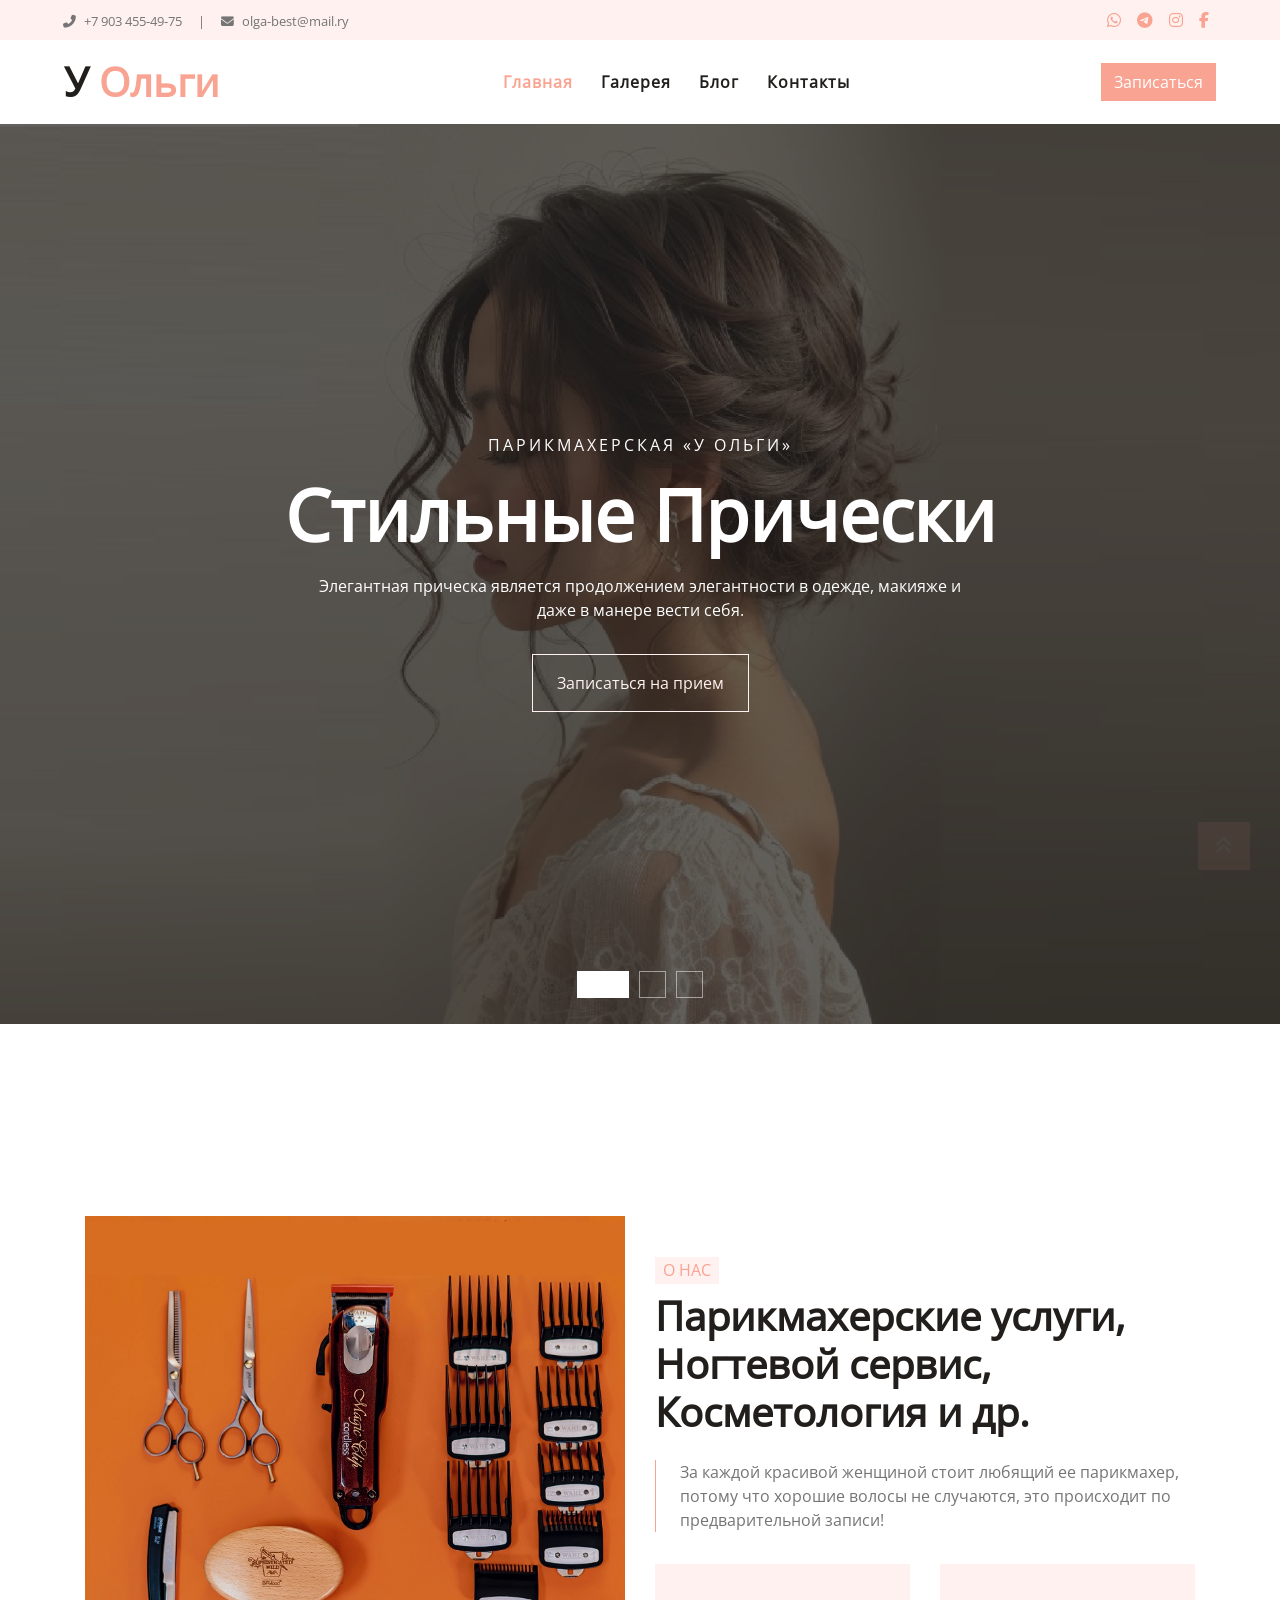
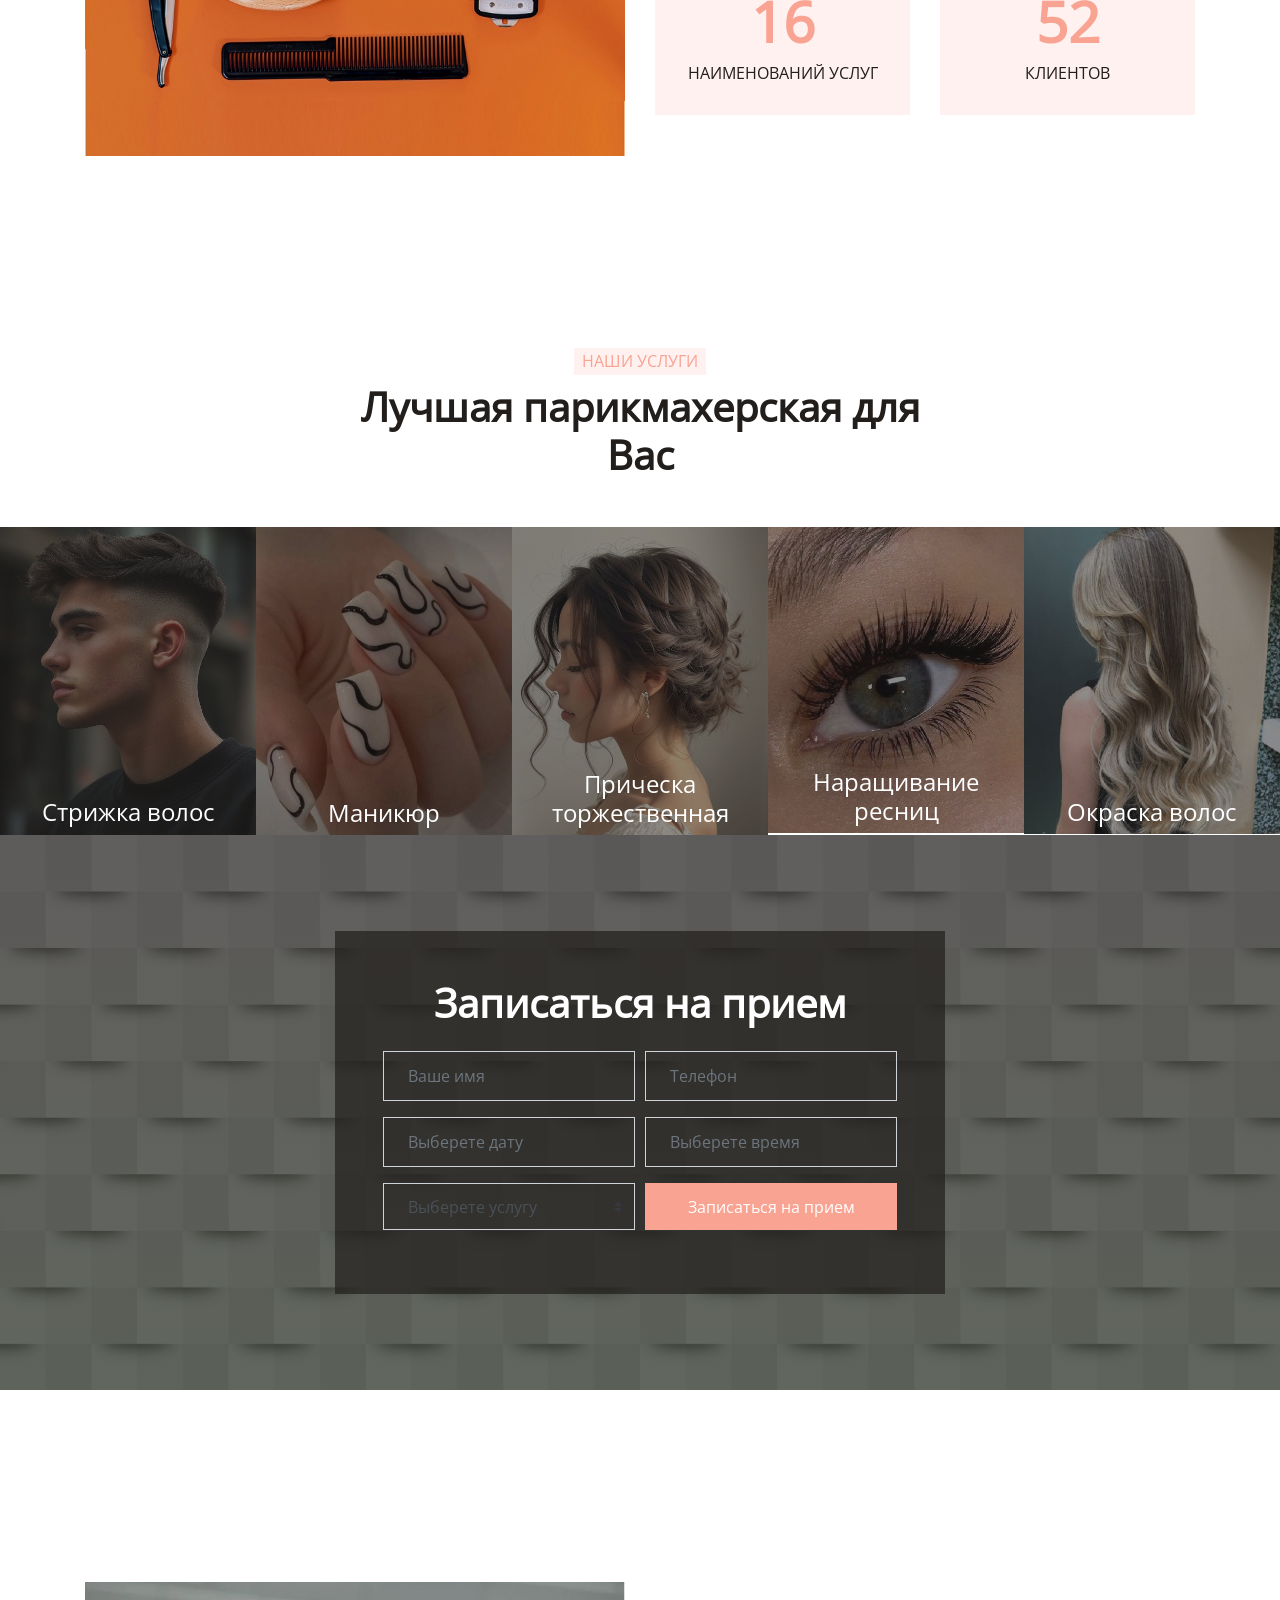
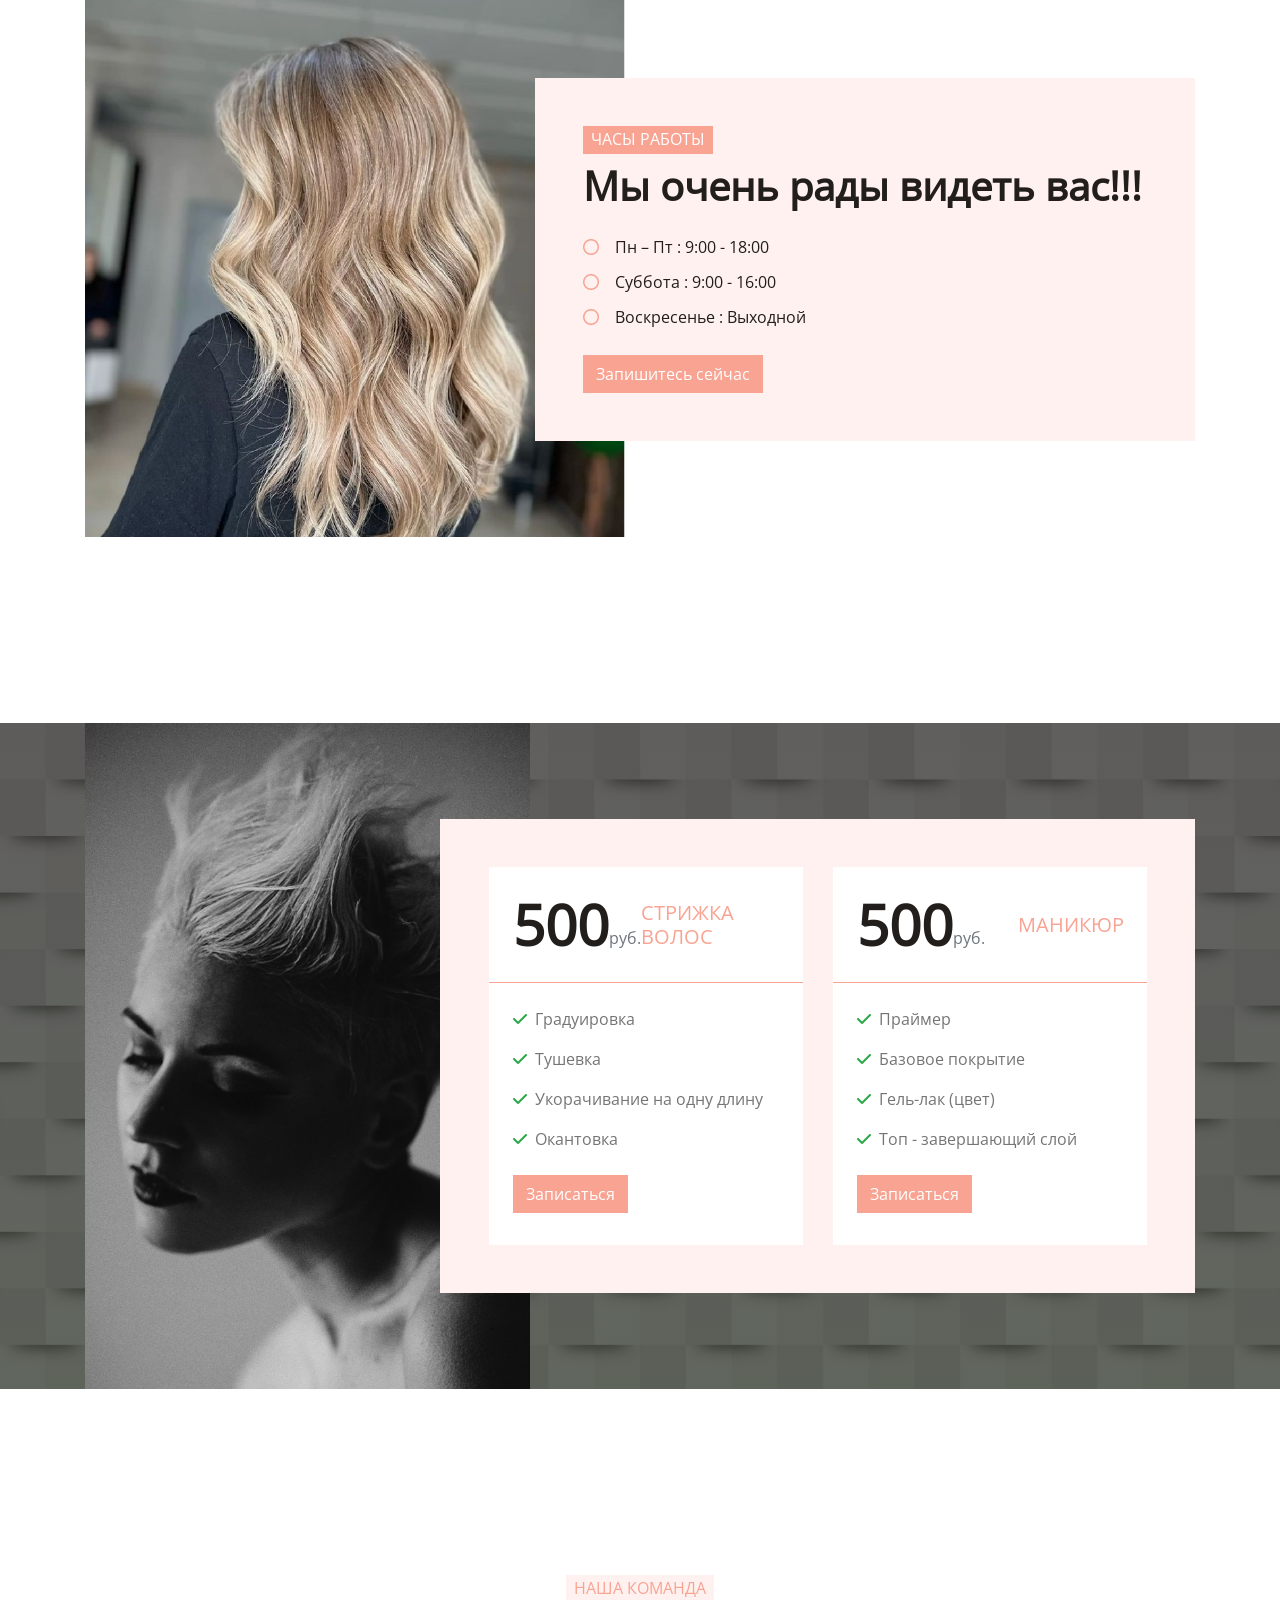
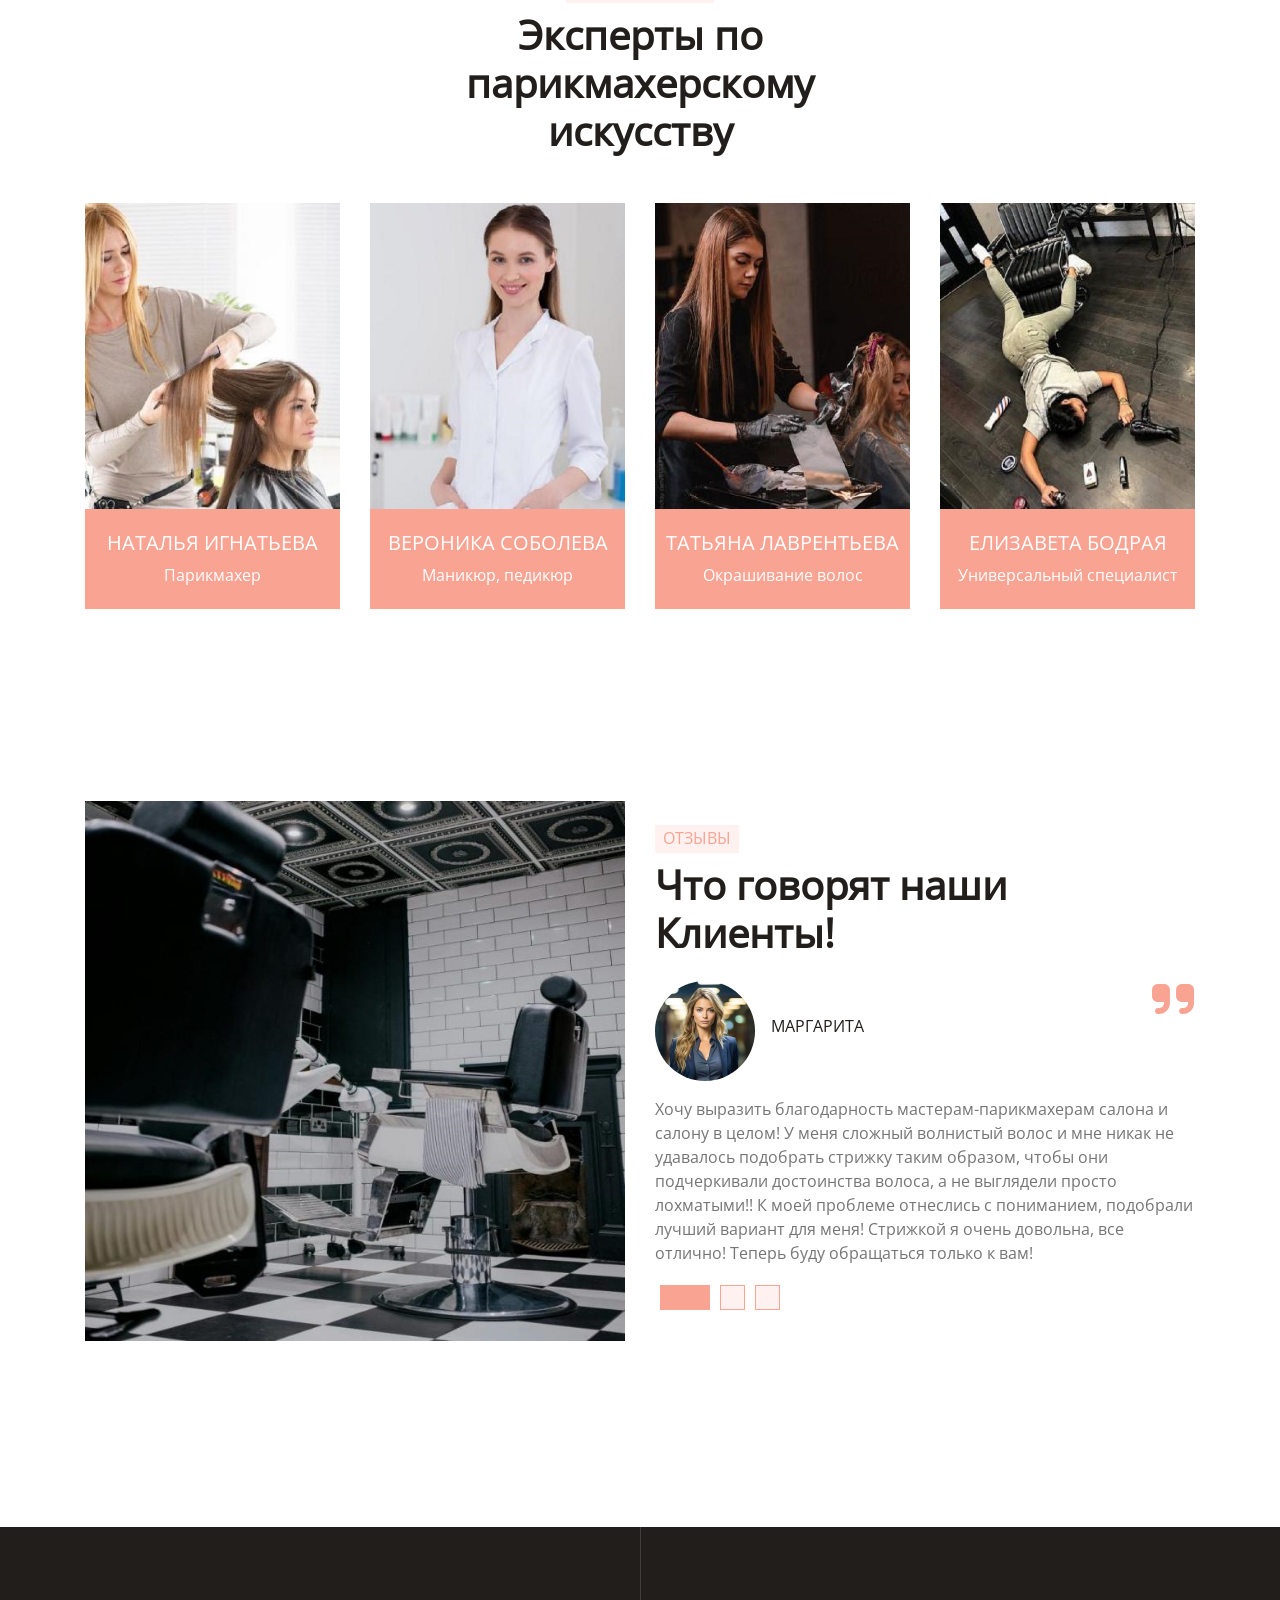
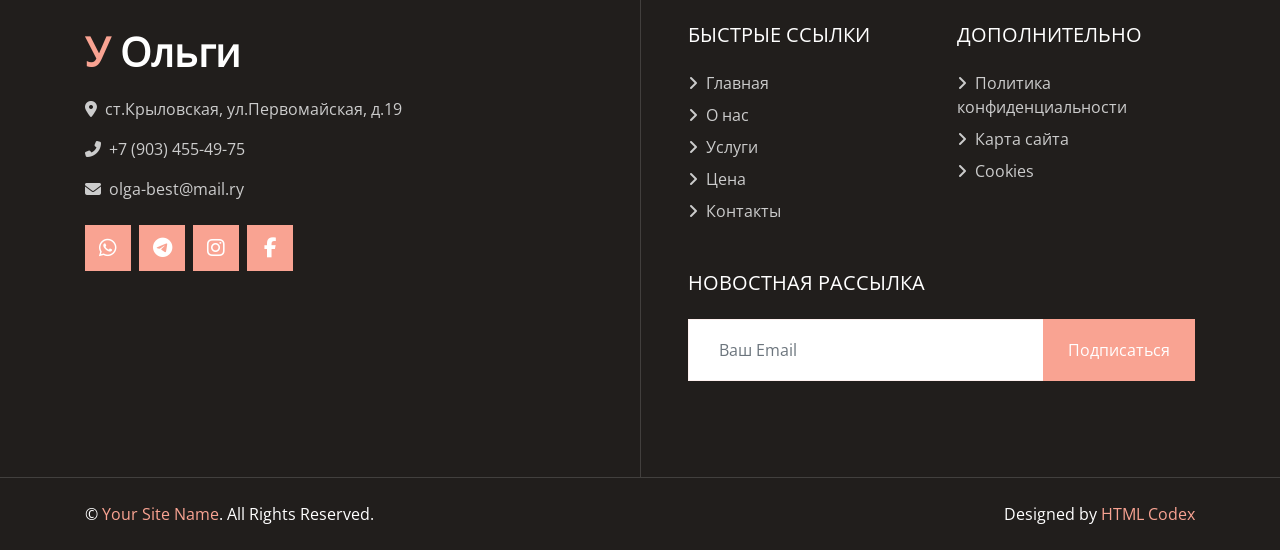
<file: index.html>
<!DOCTYPE html>
<html lang="ru">
<head>
    <meta charset="utf-8">
    <title>Парикмахерская «У Ольги»</title>
    <meta content="width=device-width, initial-scale=1.0" name="viewport">
    <link rel="icon" href="img/favicon.ico">
    <link rel="stylesheet" href="webfonts/stylesheet.css"> 
    <link rel="stylesheet" href="css/all.min.css">
    <link rel="stylesheet" href="css/animate.min.css">
    <link rel="stylesheet" href="css/owl.carousel.min.css">
    <link href="css/style.css" rel="stylesheet">
</head>

<body>
    <!-- Topbar Start -->
    <div class="container-fluid bg-light d-none d-lg-block">
        <div class="row py-2 px-lg-5">
            <div class="col-lg-6 text-left mb-2 mb-lg-0">
                <div class="d-inline-flex align-items-center">
                    <small><i class="fa fa-phone-alt mr-2"></i>+7 903 455-49-75</small>
                    <small class="px-3">|</small>
                    <small><i class="fa fa-envelope mr-2"></i>olga-best@mail.ry</small>
                </div>
            </div>
            
            <div class="col-lg-6 text-right">
                <div class="d-inline-flex align-items-center">
                    <a class="text-primary px-2" href="https://www.whatsapp.com">
                        <i class="fab fa-whatsapp"></i>
                    </a>
                    <a class="text-primary px-2" href="https://web.telegram.org">
                        <i class="fab fa-telegram"></i>
                    </a>
                    <a class="text-primary px-2" href="https://www.instagram.com">
                        <i class="fab fa-instagram"></i>
                    </a>
                    <a class="text-primary px-2" href="https://www.facebook.com">
                        <i class="fab fa-facebook-f"></i>
                    </a>
                </div>
            </div>
        </div>
    </div>
    <!-- Topbar End -->


    <!-- Navbar Start -->
    <div class="container-fluid p-0">
        <nav class="navbar navbar-expand-lg bg-white navbar-light py-3 py-lg-0 px-lg-5">
            <a href="index.html" class="navbar-brand ml-lg-3">
                <h1 class="m-0 text-primary"><span class="text-dark">У</span> Ольги</h1>
            </a>
            <button type="button" class="navbar-toggler" data-toggle="collapse" data-target="#navbarCollapse">
                <span class="navbar-toggler-icon"></span>
            </button>
            <div class="collapse navbar-collapse justify-content-between px-lg-3" id="navbarCollapse">
                <div class="navbar-nav m-auto py-0">
                    <a href="index.html" class="nav-item nav-link active">Главная</a>
                    <a href="portfolio.html" class="nav-item nav-link">Галерея</a>
                    <a href="blog.html" class="nav-item nav-link">Блог</a>
                    <a href="contact.html" class="nav-item nav-link">Контакты</a>
                </div>
                <a href="#sign_up" class="btn btn-primary d-none d-lg-block">Записаться</a>
            </div>
        </nav>
    </div>
    <!-- Navbar End -->


     <!-- Carousel Start -->
     <div class="container-fluid p-0 mb-5 pb-5">
        <div id="header-carousel" class="carousel slide carousel-fade" data-ride="carousel">
            <ol class="carousel-indicators">
                <li data-target="#header-carousel" data-slide-to="0" class="active"></li>
                <li data-target="#header-carousel" data-slide-to="1"></li>
                <li data-target="#header-carousel" data-slide-to="2"></li>
            </ol>
            <div class="carousel-inner">
                <div class="carousel-item position-relative active" style="min-height: 100vh;">
                    <img class="position-absolute w-100 h-100" src="img/carousel-1.jpg" style="object-fit: cover;">
                    <div class="carousel-caption d-flex flex-column align-items-center justify-content-center">
                        <div class="p-3" style="max-width: 900px;">
                            <h6 class="text-white text-uppercase mb-3 animate__animated animate__fadeInDown" style="letter-spacing: 3px;">Парикмахерская «У Ольги»</h6>
                            <h3 class="display-3 text-capitalize text-white mb-3">Стильные прически</h3>
                            <p class="mx-md-5 px-5">Элегантная прическа является продолжением элегантности в одежде, макияже и даже в манере вести себя.</p>
                            <a class="btn btn-outline-light py-3 px-4 mt-3 animate__animated animate__fadeInUp" href="#sign_up">Записаться на прием</a>
                        </div>
                    </div>
                </div>
                <div class="carousel-item position-relative" style="min-height: 100vh;">
                    <img class="position-absolute w-100 h-100" src="img/carousel-2.jpg" style="object-fit: cover;">
                    <div class="carousel-caption d-flex flex-column align-items-center justify-content-center">
                        <div class="p-3" style="max-width: 900px;">
                            <h6 class="text-white text-uppercase mb-3 animate__animated animate__fadeInDown" style="letter-spacing: 3px;">Парикмахерская «У Ольги»</h6>
                            <h3 class="display-3 text-capitalize text-white mb-3">Окрашивание волос</h3>
                            <p class="mx-md-5 px-5">Наши мастера владеют самыми сложными техниками окрашивания и всегда помнят о том, насколько важно не испортить структуру волос.</p>
                            <a class="btn btn-outline-light py-3 px-4 mt-3 animate__animated animate__fadeInUp" href="#sign_up">Записаться на прием</a>
                        </div>
                    </div>
                </div>
                <div class="carousel-item position-relative" style="min-height: 100vh;">
                    <img class="position-absolute w-100 h-100" src="img/carousel-3.jpg" style="object-fit: cover;">
                    <div class="carousel-caption d-flex flex-column align-items-center justify-content-center">
                        <div class="p-3" style="max-width: 900px;">
                            <h6 class="text-white text-uppercase mb-3 animate__animated animate__fadeInDown" style="letter-spacing: 3px;">Парикмахерская «У Ольги»</h6>
                            <h3 class="display-3 text-capitalize text-white mb-3">Маникюр</h3>
                            <p class="mx-md-5 px-5">Маникюр давно перестал быть просто уходовой процедурой — сегодня это способ самовыражения и настоящая форма искусства.</p>
                            <a class="btn btn-outline-light py-3 px-4 mt-3 animate__animated animate__fadeInUp" href="#sign_up">Записаться на прием</a>
                        </div>
                    </div>
                </div>
            </div>
        </div>
    </div>
    <!-- Carousel End -->



    <!-- About Start -->
    <div class="container-fluid py-5">
        <div class="container py-5">
            <div class="row align-items-center">
                <div class="col-lg-6 pb-5 pb-lg-0">
                    <img class="img-fluid w-100" src="img/about.jpg" alt="">
                </div>
                <div class="col-lg-6">
                    <h6 class="d-inline-block text-primary text-uppercase bg-light py-1 px-2">О Нас</h6>
                    <h1 class="mb-4">Парикмахерские услуги, Ногтевой сервис, Косметология и др.</h1>
                    <p class="pl-4 border-left border-primary">За каждой красивой женщиной стоит любящий ее парикмахер, потому что хорошие волосы не случаются, это происходит по предварительной записи!</p>
                    <div class="row pt-3">
                        <div class="col-6">
                            <div class="bg-light text-center p-4">
                                <h3 class="display-4 text-primary" data-toggle="counter-up">30</h3>
                                <h6 class="text-uppercase">Наименований услуг</h6>
                            </div>
                        </div>
                        <div class="col-6">
                            <div class="bg-light text-center p-4">
                                <h3 class="display-4 text-primary" data-toggle="counter-up">100</h3>
                                <h6 class="text-uppercase">Клиентов</h6>
                            </div>
                        </div>
                    </div>
                </div>
            </div>
        </div>
    </div>
    <!-- About End -->


    <!-- Service Start -->
    <div class="container-fluid px-0 py-5 my-5">
        <div class="row mx-0 justify-content-center text-center">
            <div class="col-lg-6">
                <h6 class="d-inline-block bg-light text-primary text-uppercase py-1 px-2">Наши услуги</h6>
                <h1>Лучшая парикмахерская для Вас</h1>
            </div>
        </div>
        <div class="owl-carousel service-carousel">
            <div class="service-item position-relative">
                <img class="img-fluid" src="img/service-1.jpg" alt="">
                <div class="service-text text-center">
                    <h4 class="text-white font-weight-medium px-3">Стрижка волос</h4>
                    <!-- <p class="text-white px-3 mb-3">Elitr labore sit dolor erat est lorem diam sea ipsum diam dolor duo sit ipsum</p> -->
                    <div class="w-100 bg-white text-center p-4" >
                        <a class="btn btn-primary" href="#sign_up">Записаться на прием</a>
                    </div>
                </div>
            </div>
            <div class="service-item position-relative">
                <img class="img-fluid" src="img/service-2.jpg" alt="">
                <div class="service-text text-center">
                    <h4 class="text-white font-weight-medium px-3">Маникюр</h4>
                    <!-- <p class="text-white px-3 mb-3">Elitr labore sit dolor erat est lorem diam sea ipsum diam dolor duo sit ipsum</p> -->
                    <div class="w-100 bg-white text-center p-4" >
                        <a class="btn btn-primary" href="#sign_up">Записаться на прием</a>
                    </div>
                </div>
            </div>
            <div class="service-item position-relative">
                <img class="img-fluid" src="img/service-3.jpg" alt="">
                <div class="service-text text-center">
                    <h4 class="text-white font-weight-medium px-3">Прическа торжественная</h4>
                    <!-- <p class="text-white px-3 mb-3">Elitr labore sit dolor erat est lorem diam sea ipsum diam dolor duo sit ipsum</p> -->
                    <div class="w-100 bg-white text-center p-4" >
                        <a class="btn btn-primary" href="#sign_up">Записаться на прием</a>
                    </div>
                </div>
            </div>
            <div class="service-item position-relative">
                <img class="img-fluid" src="img/service-4.jpg" alt="">
                <div class="service-text text-center">
                    <h4 class="text-white font-weight-medium px-3">Наращивание ресниц</h4>
                    <!-- <p class="text-white px-3 mb-3">Elitr labore sit dolor erat est lorem diam sea ipsum diam dolor duo sit ipsum</p> -->
                    <div class="w-100 bg-white text-center p-4" >
                        <a class="btn btn-primary" href="#sign_up">Записаться на прием</a>
                    </div>
                </div>
            </div>
            <div class="service-item position-relative">
                <img class="img-fluid" src="img/service-5.jpg" alt="">
                <div class="service-text text-center">
                    <h4 class="text-white font-weight-medium px-3">Окраска волос</h4>
                    <!-- <p class="text-white px-3 mb-3">Elitr labore sit dolor erat est lorem diam sea ipsum diam dolor duo sit ipsum</p> -->
                    <div class="w-100 bg-white text-center p-4" >
                        <a class="btn btn-primary" href="#sign_up">Записаться на прием</a>
                    </div>
                </div>
            </div>
            <div class="service-item position-relative">
                <img class="img-fluid" src="img/service-6.jpg" alt="">
                <div class="service-text text-center">
                    <h4 class="text-white font-weight-medium px-3">Педикюр</h4>
                    <!-- <p class="text-white px-3 mb-3">Elitr labore sit dolor erat est lorem diam sea ipsum diam dolor duo sit ipsum</p> -->
                    <div class="w-100 bg-white text-center p-4" >
                        <a class="btn btn-primary" href="#sign_up">Записаться на прием</a>
                    </div>
                </div>
            </div>
        </div>
        <div  id="sign_up" class="row justify-content-center bg-appointment mx-0">
            <div class="col-lg-6 py-5">
                <div class="p-5 my-5" style="background: rgba(33, 30, 28, 0.7);">
                    <h1 class="text-white text-center mb-4">Записаться на прием</h1>
                    <form>
                        <div class="form-row">
                            <div class="col-sm-6">
                                <div class="form-group">
                                    <input type="text" class="form-control bg-transparent p-4" placeholder="Ваше имя" required="required" />
                                </div>
                            </div>
                            <div class="col-sm-6">
                                <div class="form-group">
                                    <input type="tel" class="form-control bg-transparent p-4" placeholder="Телефон" required="required" />
                                </div>
                            </div>
                        </div>
                        <div class="form-row">
                            <div class="col-sm-6">
                                <div class="form-group">
                                    <div class="date" id="date" data-target-input="nearest">
                                        <input type="text" class="form-control bg-transparent p-4 datetimepicker-input" placeholder="Выберете дату" data-target="#date" data-toggle="datetimepicker"/>
                                    </div>
                                </div>
                            </div>
                            <div class="col-sm-6">
                                <div class="form-group">
                                    <div class="time" id="time" data-target-input="nearest">
                                        <input type="text" class="form-control bg-transparent p-4 datetimepicker-input" placeholder="Выберете время" data-target="#time" data-toggle="datetimepicker"/>
                                    </div>
                                </div>
                            </div>
                        </div>
                        <div class="form-row">
                            <div class="col-sm-6">
                                <div class="form-group">
                                    <select class="custom-select bg-transparent px-4" style="height: 47px;">
                                        <option selected>Выберете услугу</option>
                                        <option value="1">Стрижка</option>
                                        <option value="2">Окраска волос</option>
                                        <option value="3">Маниюр</option>
                                    </select>
                                </div>
                            </div>
                            <div class="col-sm-6">
                                <button class="btn btn-primary btn-block" type="submit" style="height: 47px;">Записаться на прием</button>
                            </div>
                        </div>
                    </form>
                </div>
            </div>
        </div>
    </div>
    <!-- Service End -->


    <!-- Open Hours Start -->
    <div class="container-fluid py-5">
        <div class="container py-5">
            <div class="row">
                <div class="col-lg-6" style="min-height: 500px;">
                    <div class="position-relative h-100">
                        <img class="position-absolute w-100 h-100" src="img/opening.jpg" style="object-fit: cover;">
                    </div>
                </div>
                <div class="col-lg-6 pt-5 pb-lg-5">
                    <div class="hours-text bg-light p-4 p-lg-5 my-lg-5">
                        <h6 class="d-inline-block text-white text-uppercase bg-primary py-1 px-2">Часы работы</h6>
                        <h1 class="mb-4">Мы очень рады видеть вас!!!</h1>
                        <!-- <p>Dolores lorem lorem ipsum sit et ipsum. Sadip sea amet diam dolore sed et. Sit rebum labore sit sit ut vero no sit. Et elitr stet dolor sed sit et sed ipsum et kasd ut. Erat duo eos et erat sed diam duo</p> -->
                        <ul class="list-inline">
                            <li class="h6 py-1"><i class="far fa-circle text-primary mr-3"></i>Пн – Пт : 9:00 - 18:00</li>
                            <li class="h6 py-1"><i class="far fa-circle text-primary mr-3"></i>Суббота : 9:00 - 16:00</li>
                            <li class="h6 py-1"><i class="far fa-circle text-primary mr-3"></i>Воскресенье : Выходной</li>
                        </ul>
                        <a href="#sign_up" class="btn btn-primary mt-2">Запишитесь сейчас</a>
                    </div>
                </div>
            </div>
        </div>
    </div>
    <!-- Open Hours End -->


    <!-- Pricing Start -->
    <div class="container-fluid bg-pricing" style="margin: 90px 0;">
        <div class="container">
            <div class="row">
                <div class="col-lg-5" style="min-height: 500px;">
                    <div class="position-relative h-100">
                        <img class="position-absolute w-100 h-100" src="img/pricing.jpg" style="object-fit: cover;">
                    </div>
                </div>
                <div class="col-lg-7 pt-5 pb-lg-5">
                    <div class="pricing-text bg-light p-4 p-lg-5 my-lg-5">
                        <div class="owl-carousel pricing-carousel">
                            <div class="bg-white">
                                <div class="d-flex align-items-center justify-content-between border-bottom border-primary p-4">
                                    <h1 class="display-4 mb-0">500<small class="align-bottom text-muted font-weight-medium" style="font-size: 16px; line-height: 40px;">руб.</small>
                                    </h1>
                                    <h5 class="text-primary text-uppercase m-0">Стрижка волос</h5>
                                </div>
                                <div class="p-4">
                                    <p><i class="fa fa-check text-success mr-2"></i>Градуировка</p>
                                    <p><i class="fa fa-check text-success mr-2"></i>Тушевка</p>
                                    <p><i class="fa fa-check text-success mr-2"></i>Укорачивание на одну длину</p>
                                    <p><i class="fa fa-check text-success mr-2"></i>Окантовка</p>
                                    <a href="#sign_up" class="btn btn-primary my-2">Записаться</a>
                                </div>
                            </div>
                            <div class="bg-white">
                                <div class="d-flex align-items-center justify-content-between border-bottom border-primary p-4">
                                    <h1 class="display-4 mb-0">500<small class="align-bottom text-muted font-weight-medium" style="font-size: 16px; line-height: 40px;">руб.</small>
                                    </h1>
                                    <h5 class="text-primary text-uppercase m-0">Маникюр</h5>
                                </div>
                                <div class="p-4">
                                    <p><i class="fa fa-check text-success mr-2"></i>Праймер</p>
                                    <p><i class="fa fa-check text-success mr-2"></i>Базовое покрытие</p>
                                    <p><i class="fa fa-check text-success mr-2"></i>Гель-лак (цвет)</p>
                                    <p><i class="fa fa-check text-success mr-2"></i>Топ - завершающий слой</p>
                                    <a href="#sign_up" class="btn btn-primary my-2">Записаться</a>
                                </div>
                            </div>
                            <div class="bg-white">
                                <div class="d-flex align-items-center justify-content-between border-bottom border-primary p-4">
                                    <h1 class="display-4 mb-0">500<small class="align-bottom text-muted font-weight-medium" style="font-size: 16px; line-height: 40px;">руб.</small>
                                    </h1>
                                    <h5 class="text-primary text-uppercase m-0">Прическа торжественная</h5>
                                </div>
                                <div class="p-4">
                                    <p><i class="fa fa-check text-success mr-2"></i>Пробор</p>
                                    <p><i class="fa fa-check text-success mr-2"></i>Волна</p>
                                    <p><i class="fa fa-check text-success mr-2"></i>Крон</p>
                                    <p><i class="fa fa-check text-success mr-2"></i>Локон</p>
                                    <a href="#sign_up" class="btn btn-primary my-2">Записаться</a>
                                </div>
                            </div>
                        </div>
                    </div>
                </div>
            </div>
        </div>
    </div>
    <!-- Pricing End -->


    <!-- Team Start -->
    <div class="container-fluid py-5">
        <div class="container pt-5">
            <div class="row justify-content-center text-center">
                <div class="col-lg-6">
                    <h6 class="d-inline-block bg-light text-primary text-uppercase py-1 px-2">Наша команда</h6>
                    <h1 class="mb-5">Эксперты по парикмахерскому искусству </h1>
                </div>
            </div>
            <div class="row">
                <div class="col-lg-3 col-md-6">
                    <div class="team position-relative overflow-hidden mb-5">
                        <img class="img-fluid" src="img/team-1.jpg" width="510" height="600" alt="">
                        <div class="position-relative text-center">
                            <div class="team-text bg-primary text-white">
                                <h5 class="text-white text-uppercase">Наталья Игнатьева</h5>
                                <p class="m-0">Парикмахер</p>
                            </div>
                            <div class="team-social bg-dark text-center">
                                <a class="btn btn-outline-primary btn-square mr-2" href="https://www.whatsapp.com"><i class="fab fa-whatsapp"></i></a>
                                <a class="btn btn-outline-primary btn-square mr-2" href="https://web.telegram.org"><i class="fab fa-telegram"></i></a>
                                <a class="btn btn-outline-primary btn-square mr-2" href="https://www.facebook.com"><i class="fab fa-facebook-f"></i></a>
                                <a class="btn btn-outline-primary btn-square" href="https://www.instagram.com"><i class="fab fa-instagram"></i></a>
                            </div>
                        </div>
                    </div>
                </div>
                <div class="col-lg-3 col-md-6">
                    <div class="team position-relative overflow-hidden mb-5">
                        <img class="img-fluid" src="img/team-2.jpg" width="510" height="600" alt="">
                        <div class="position-relative text-center">
                            <div class="team-text bg-primary text-white">
                                <h5 class="text-white text-uppercase">Вероника Соболева</h5>
                                <p class="m-0">Маникюр, педикюр</p>
                            </div>
                            <div class="team-social bg-dark text-center">
                                <a class="btn btn-outline-primary btn-square mr-2" href="https://www.whatsapp.com"><i class="fab fa-whatsapp"></i></a>
                                <a class="btn btn-outline-primary btn-square mr-2" href="https://web.telegram.org"><i class="fab fa-telegram"></i></a>
                                <a class="btn btn-outline-primary btn-square mr-2" href="https://www.facebook.com"><i class="fab fa-facebook-f"></i></a>
                                <a class="btn btn-outline-primary btn-square" href="https://www.instagram.com"><i class="fab fa-instagram"></i></a>
                            </div>
                        </div>
                    </div>
                </div>
                <div class="col-lg-3 col-md-6">
                    <div class="team position-relative overflow-hidden mb-5">
                        <img class="img-fluid" src="img/team-3.jpg" width="510" height="600" alt="">
                        <div class="position-relative text-center">
                            <div class="team-text bg-primary text-white">
                                <h5 class="text-white text-uppercase">Татьяна Лаврентьева</h5>
                                <p class="m-0">Окрашивание волос</p>
                            </div>
                            <div class="team-social bg-dark text-center">
                                <a class="btn btn-outline-primary btn-square mr-2" href="https://www.whatsapp.com"><i class="fab fa-whatsapp"></i></a>
                                <a class="btn btn-outline-primary btn-square mr-2" href="https://web.telegram.org"><i class="fab fa-telegram"></i></a>
                                <a class="btn btn-outline-primary btn-square mr-2" href="https://www.facebook.com"><i class="fab fa-facebook-f"></i></a>
                                <a class="btn btn-outline-primary btn-square" href="https://www.instagram.com"><i class="fab fa-instagram"></i></a>
                            </div>
                        </div>
                    </div>
                </div>
                <div class="col-lg-3 col-md-6">
                    <div class="team position-relative overflow-hidden mb-5">
                        <img class="img-fluid" src="img/team-4.jpg" width="510" height="600" alt="">
                        <div class="position-relative text-center">
                            <div class="team-text bg-primary text-white">
                                <h5 class="text-white text-uppercase">Елизавета Бодрая</h5>
                                <p class="m-0">Универсальный специалист</p>
                            </div>
                            <div class="team-social bg-dark text-center">
                                <a class="btn btn-outline-primary btn-square mr-2" href="https://www.whatsapp.com"><i class="fab fa-whatsapp"></i></a>
                                <a class="btn btn-outline-primary btn-square mr-2" href="https://web.telegram.org"><i class="fab fa-telegram"></i></a>
                                <a class="btn btn-outline-primary btn-square mr-2" href="https://www.facebook.com"><i class="fab fa-facebook-f"></i></a>
                                <a class="btn btn-outline-primary btn-square" href="https://www.instagram.com"><i class="fab fa-instagram"></i></a>
                            </div>
                        </div>
                    </div>
                </div>
            </div>
        </div>
    </div>
    <!-- Team End -->


    <!-- Testimonial Start -->
    <div class="container-fluid py-5">
        <div class="container py-5">
            <div class="row align-items-center">
                <div class="col-lg-6 pb-5 pb-lg-0">
                    <img class="img-fluid w-100" src="img/testimonial.jpg" alt="">
                </div>
                <div class="col-lg-6">
                    <h6 class="d-inline-block text-primary text-uppercase bg-light py-1 px-2">Отзывы</h6>
                    <h1 class="mb-4">Что говорят наши Клиенты!</h1>
                    <div class="owl-carousel testimonial-carousel">
                        <div class="position-relative">
                            <i class="fa fa-3x fa-quote-right text-primary position-absolute" style="top: -6px; right: 0;"></i>
                            <div class="d-flex align-items-center mb-3">
                                <img class="img-fluid rounded-circle" src="img/testimonial-1.jpg" style="width: 100px; height: 100px;" alt="">
                                <div class="ml-3">
                                    <h6 class="text-uppercase">Маргарита</h6>
                                    <!-- <span>Profession</span> -->
                                </div>
                            </div>
                            <p class="m-0">Хочу выразить благодарность мастерам-парикмахерам салона и салону в целом! У меня сложный волнистый волос и мне никак не удавалось подобрать стрижку таким образом, чтобы они подчеркивали достоинства волоса, а не выглядели просто лохматыми!! К моей проблеме отнеслись с пониманием, подобрали лучший вариант для меня! Стрижкой я очень довольна, все отлично! Теперь буду обращаться только к вам!</p>
                        </div>
                        <div class="position-relative">
                            <i class="fa fa-3x fa-quote-right text-primary position-absolute" style="top: -6px; right: 0;"></i>
                            <div class="d-flex align-items-center mb-3">
                                <img class="img-fluid rounded-circle" src="img/testimonial-2.jpg" style="width: 100px; height: 100px;" alt="">
                                <div class="ml-3">
                                    <h6 class="text-uppercase">Маргарита</h6>
                                    <!-- <span>Profession</span> -->
                                </div>
                            </div>
                            <p class="m-0">Приходила в салон на маникюр. Приветливый персонал,что радует. Маникюр сделала мастер очень даже хорошо, гель-лаком покрыла. Месторасположение удобное, в центре, есть парковка где машину поставить. В целом впечатление положительное. Спасибо.</p>
                        </div>
                        <div class="position-relative">
                            <i class="fa fa-3x fa-quote-right text-primary position-absolute" style="top: -6px; right: 0;"></i>
                            <div class="d-flex align-items-center mb-3">
                                <img class="img-fluid rounded-circle" src="img/testimonial-3.jpg" style="width: 100px; height: 100px;" alt="">
                                <div class="ml-3">
                                    <h6 class="text-uppercase">Александра</h6>
                                    <!-- <span>Profession</span> -->
                                </div>
                            </div>
                            <p class="m-0">Оля прекрасный мастер (и замечательный человек кстати). Она не только сделает так, как хочет клиент, а даже лучше, гораздо лучше. Стрижками и укладками, а все было сделано не из моих пожеланий, а из ее рекомендаций, я более чем довольна. Оля, Вы лучший мастер!!!</p>
                        </div>
                    </div>
                </div>
            </div>
        </div>
    </div>
    <!-- Testimonial End -->


    <!-- Footer Start -->
    <div class="footer container-fluid position-relative bg-dark py-5" style="margin-top: 90px;">
        <div class="container pt-5">
            <div class="row">
                <div class="col-lg-6 pr-lg-5 mb-5">
                    <a href="index.html" class="navbar-brand">
                        <h1 class="mb-3 text-white"><span class="text-primary">У </span>Ольги</h1>
                    </a>
                    <!-- <p>Aliquyam sed elitr elitr erat sed diam ipsum eirmod eos lorem nonumy. Tempor sea ipsum diam  sed clita dolore eos dolores magna erat dolore sed stet justo et dolor.</p> -->
                    <p><i class="fa fa-map-marker-alt mr-2"></i>ст.Крыловская, ул.Первомайская, д.19</p>
                    <p><i class="fa fa-phone-alt mr-2"></i>+7 (903) 455-49-75</p>
                    <p><i class="fa fa-envelope mr-2"></i>olga-best@mail.ry</p>
                    <div class="d-flex justify-content-start mt-4">
                        <a class="btn btn-lg btn-primary btn-lg-square mr-2" href="https://www.whatsapp.com"><i class="fab fa-whatsapp"></i></a>
                        <a class="btn btn-lg btn-primary btn-lg-square mr-2" href="https://web.telegram.org"><i class="fab fa-telegram"></i></a>
                        <a class="btn btn-lg btn-primary btn-lg-square mr-2" href="https://www.instagram.com"><i class="fab fa-instagram"></i></a>
                        <a class="btn btn-lg btn-primary btn-lg-square" href="https://www.facebook.com"><i class="fab fa-facebook-f"></i></a>
                    </div>
                </div>
                <div class="col-lg-6 pl-lg-5">
                    <div class="row">
                        <div class="col-sm-6 mb-5">
                            <h5 class="text-white text-uppercase mb-4">Быстрые ссылки</h5>
                            <div class="d-flex flex-column justify-content-start">
                                <a class="text-white-50 mb-2" href="index.html"><i class="fa fa-angle-right mr-2"></i>Главная</a>
                                <a class="text-white-50 mb-2" href="about.html"><i class="fa fa-angle-right mr-2"></i>О нас</a>
                                <a class="text-white-50 mb-2" href="service.html"><i class="fa fa-angle-right mr-2"></i>Услуги</a>
                                <a class="text-white-50 mb-2" href="price.html"><i class="fa fa-angle-right mr-2"></i>Цена</a>
                                <a class="text-white-50" href="contact.html"><i class="fa fa-angle-right mr-2"></i>Контакты</a>
                            </div>
                        </div>
                        <div class="col-sm-6 mb-5">
                            <h5 class="text-white text-uppercase mb-4">Дополнительно</h5>
                            <div class="d-flex flex-column justify-content-start">
                                <a class="text-white-50 mb-2" href="#"><i class="fa fa-angle-right mr-2"></i>Политика конфиденциальности</a>
                                <a class="text-white-50 mb-2" href="#"><i class="fa fa-angle-right mr-2"></i>Карта сайта</a>
                                <a class="text-white-50 mb-2" href="#"><i class="fa fa-angle-right mr-2"></i>Cookies</a>
                            </div>
                        </div>
                        <div class="col-sm-12 mb-5">
                            <h5 class="text-white text-uppercase mb-4">Новостная рассылка</h5>
                            <div class="w-100">
                                <div class="input-group">
                                    <input type="text" class="form-control border-light" style="padding: 30px;" placeholder="Ваш Email">
                                    <div class="input-group-append">
                                        <button class="btn btn-primary px-4">Подписаться</button>
                                    </div>
                                </div>
                            </div>
                        </div>
                    </div>
                </div>
            </div>
        </div>
    </div>
    <div class="container-fluid bg-dark text-light border-top py-4" style="border-color: rgba(256, 256, 256, .15) !important;">
        <div class="container">
            <div class="row">
                <div class="col-md-6 text-center text-md-left mb-3 mb-md-0">
                    <p class="m-0 text-white">&copy; <a href="#">Your Site Name</a>. All Rights Reserved.</p>
                </div>
                <div class="col-md-6 text-center text-md-right">
                    <p class="m-0 text-white">Designed by <a href="https://htmlcodex.com">HTML Codex</a></p>
                </div>
            </div>
        </div>
    </div>
    <!-- Footer End -->


    <!-- Back to Top -->
    <a href="#" class="btn btn-lg btn-primary back-to-top"><i class="fa fa-angle-double-up"></i></a>

    <!-- JavaScript Libraries -->
    <!-- <script src="https://code.jquery.com/jquery-3.4.1.min.js"></script> -->
    <script src="js/jquery-3.7.1.min.js"></script>
    <!-- <script src="https://stackpath.bootstrapcdn.com/bootstrap/4.4.1/js/bootstrap.bundle.min.js"></script> -->
    <script src="js/bootstrap.bundle.min.js"></script>
    <script src="lib/easing/easing.min.js"></script>
    <script src="lib/waypoints/waypoints.min.js"></script>
    <script src="lib/counterup/counterup.min.js"></script>
    <script src="lib/owlcarousel/owl.carousel.min.js"></script>
    <script src="lib/tempusdominus/js/moment.min.js"></script>
    <script src="lib/tempusdominus/js/moment-timezone.min.js"></script>
    <script src="lib/tempusdominus/js/tempusdominus-bootstrap-4.min.js"></script>

    <!-- Contact Javascript File -->
    <script src="mail/jqBootstrapValidation.min.js"></script>
    <script src="mail/contact.js"></script>

    <!-- Template Javascript -->
    <script src="js/main.js"></script>
</body>

</html>
</file>
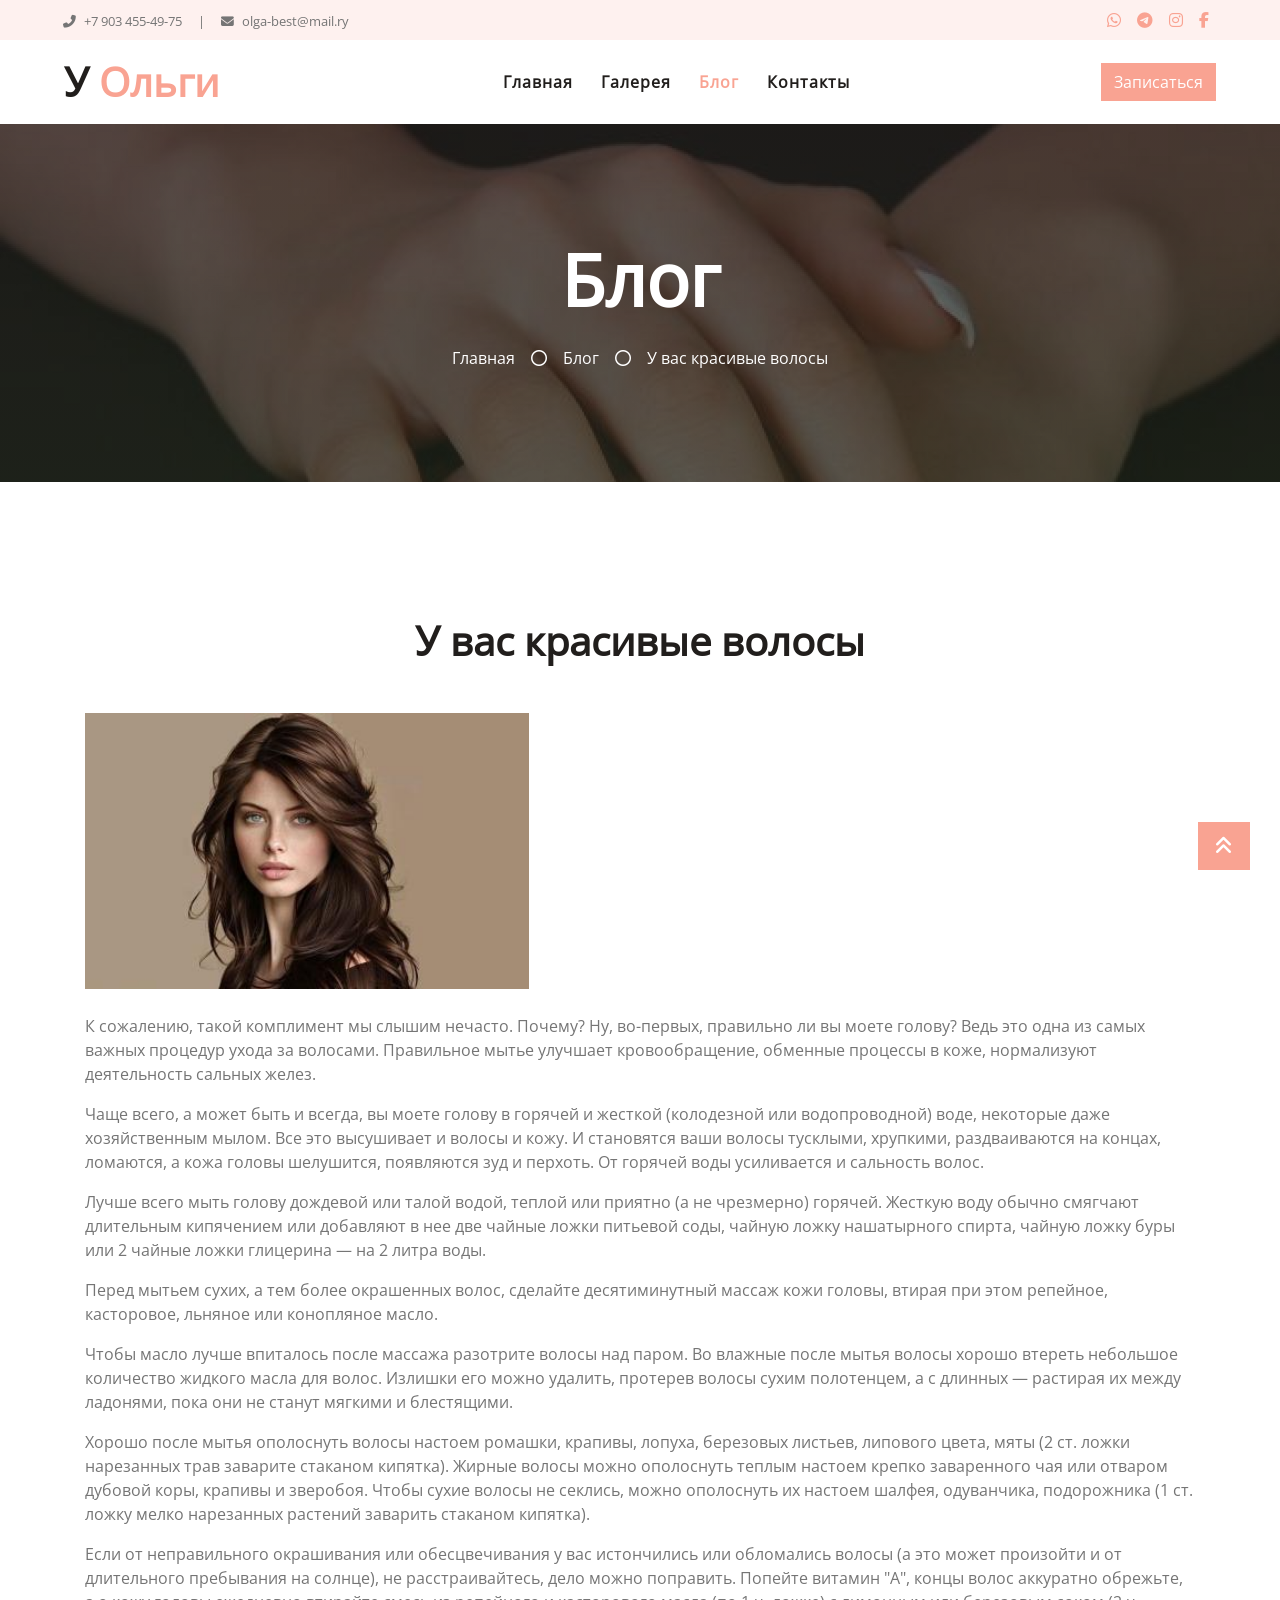
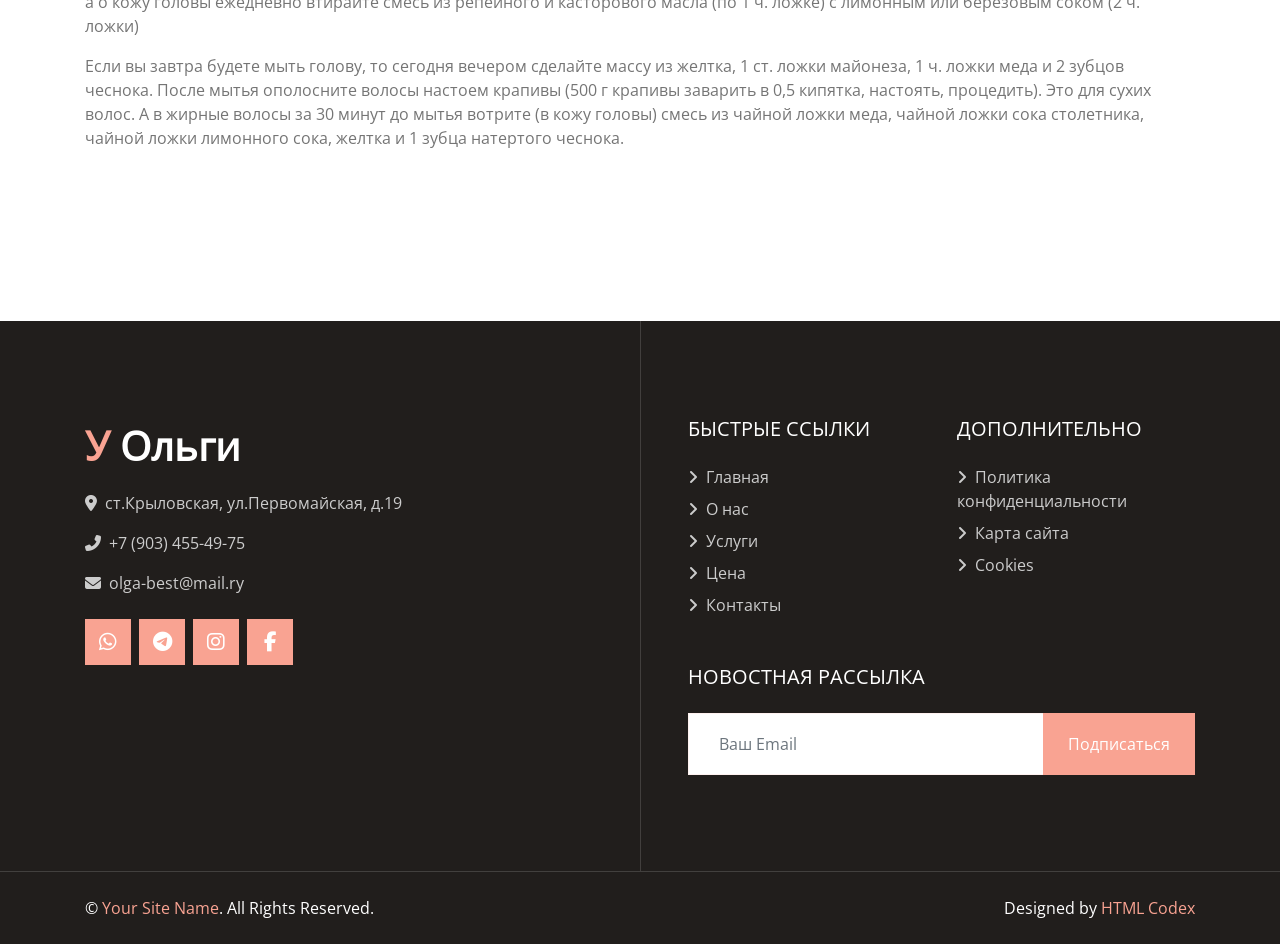
<file: blog-single_01.html>
<!DOCTYPE html>
<html lang="ru">
<head>
    <meta charset="utf-8">
    <title>Парикмахерская «У Ольги»</title>
    <meta content="width=device-width, initial-scale=1.0" name="viewport">
    <link rel="icon" href="img/favicon.ico">
    <link rel="stylesheet" href="webfonts/stylesheet.css"> 
    <link rel="stylesheet" href="css/all.min.css">
    <link rel="stylesheet" href="css/animate.min.css">
    <link rel="stylesheet" href="css/owl.carousel.min.css">
    <link rel="stylesheet" href="css/lightbox.min.css">
    <link href="css/style.css" rel="stylesheet">
</head>

<body>
    <!-- Topbar Start -->
    <div class="container-fluid bg-light d-none d-lg-block">
        <div class="row py-2 px-lg-5">
            <div class="col-lg-6 text-left mb-2 mb-lg-0">
                <div class="d-inline-flex align-items-center">
                    <small><i class="fa fa-phone-alt mr-2"></i>+7 903 455-49-75</small>
                    <small class="px-3">|</small>
                    <small><i class="fa fa-envelope mr-2"></i>olga-best@mail.ry</small>
                </div>
            </div>
            
            <div class="col-lg-6 text-right">
                <div class="d-inline-flex align-items-center">
                    <a class="text-primary px-2" href="https://www.whatsapp.com">
                        <i class="fab fa-whatsapp"></i>
                    </a>
                    <a class="text-primary px-2" href="https://web.telegram.org">
                        <i class="fab fa-telegram"></i>
                    </a>
                    <a class="text-primary px-2" href="https://www.instagram.com">
                        <i class="fab fa-instagram"></i>
                    </a>
                    <a class="text-primary px-2" href="https://www.facebook.com">
                        <i class="fab fa-facebook-f"></i>
                    </a>
                </div>
            </div>
        </div>
    </div>
    <!-- Topbar End -->

    <!-- Navbar Start -->
    <div class="container-fluid p-0">
        <nav class="navbar navbar-expand-lg bg-white navbar-light py-3 py-lg-0 px-lg-5">
            <a href="index.html" class="navbar-brand ml-lg-3">
                <h1 class="m-0 text-primary"><span class="text-dark">У</span> Ольги</h1>
            </a>
            <button type="button" class="navbar-toggler" data-toggle="collapse" data-target="#navbarCollapse">
                <span class="navbar-toggler-icon"></span>
            </button>
            <div class="collapse navbar-collapse justify-content-between px-lg-3" id="navbarCollapse">
                <div class="navbar-nav m-auto py-0">
                    <a href="index.html" class="nav-item nav-link">Главная</a>
                    <a href="portfolio.html" class="nav-item nav-link">Галерея</a>
                    <a href="blog.html" class="nav-item nav-link active">Блог</a>
                    <a href="contact.html" class="nav-item nav-link">Контакты</a>
                </div>
                <a href="" class="btn btn-primary d-none d-lg-block">Записаться</a>
            </div>
        </nav>
    </div>
    <!-- Navbar End -->

    <!-- Header Start -->
    <div class="jumbotron jumbotron-fluid bg-jumbotron" style="margin-bottom: 90px;">
        <div class="container text-center py-5">
            <h3 class="text-white display-3 mb-4">Блог</h3>
            <div class="d-inline-flex align-items-center text-white">
                <p class="m-0"><a class="text-white" href="index.html">Главная</a></p>
                <i class="far fa-circle px-3"></i>
                <p class="m-0"><a class="text-white" href="blog.html">Блог</a></p>
                <i class="far fa-circle px-3"></i>
                <p class="m-0">У вас красивые волосы</p>
            </div>
        </div>
    </div>
    <!-- Header End -->

    <!-- Single Page Start -->
    <div class="single">
        <div class="container">
            <div class="section-header text-center">
                <h1>У вас красивые волосы</h1>
            </div>
            <div class="row">
                <div class="col-12">
                    <img src="img/blog-1.jpg" alt="Image">
                    <p>
                        К сожалению, такой комплимент мы слышим нечасто. Почему? Ну, во-первых, правильно ли вы моете голову? Ведь это одна из самых важных процедур ухода за волосами. Правильное мытье улучшает кровообращение, обменные процессы в коже, нормализуют деятельность сальных желез.
                    </p>
                    <p>
                        Чаще всего, а может быть и всегда, вы моете голову в горячей и жесткой (колодезной или водопроводной) воде, некоторые даже хозяйственным мылом. Все это высушивает и волосы и кожу. И становятся ваши волосы тусклыми, хрупкими, раздваиваются на концах, ломаются, а кожа головы шелушится, появляются зуд и перхоть. От горячей воды усиливается и сальность волос.
                    </p>
                    <p>
                        Лучше всего мыть голову дождевой или талой водой, теплой или приятно (а не чрезмерно) горячей. Жесткую воду обычно смягчают длительным кипячением или добавляют в нее две чайные ложки питьевой соды, чайную ложку нашатырного спирта, чайную ложку буры или 2 чайные ложки глицерина — на 2 литра воды.
                    </p>
                    <p>
                        Перед мытьем сухих, а тем более окрашенных волос, сделайте десятиминутный массаж кожи головы, втирая при этом репейное, касторовое, льняное или конопляное масло.
                    </p>
                    <p>
                        Чтобы масло лучше впиталось после массажа разотрите волосы над паром. Во влажные после мытья волосы хорошо втереть небольшое количество жидкого масла для волос. Излишки его можно удалить, протерев волосы сухим полотенцем, а с длинных — растирая их между ладонями, пока они не станут мягкими и блестящими.
                    </p>
                    <p>
                        Хорошо после мытья ополоснуть волосы настоем ромашки, крапивы, лопуха, березовых листьев, липового цвета, мяты (2 ст. ложки нарезанных трав заварите стаканом кипятка). Жирные волосы можно ополоснуть теплым настоем крепко заваренного чая или отваром дубовой коры, крапивы и зверобоя. Чтобы сухие волосы не секлись, можно ополоснуть их настоем шалфея, одуванчика, подорожника (1 ст. ложку мелко нарезанных растений заварить стаканом кипятка).
                    </p>
                    <p>
                        Если от неправильного окрашивания или обесцвечивания у вас истончились или обломались волосы (а это может произойти и от длительного пребывания на солнце), не расстраивайтесь, дело можно поправить. Попейте витамин "А", концы волос аккуратно обрежьте, а о кожу головы ежедневно втирайте смесь из репейного и касторового масла (по 1 ч. ложке) с лимонным или березовым соком (2 ч. ложки)
                    </p>
                    <p>
                        Если вы завтра будете мыть голову, то сегодня вечером сделайте массу из желтка, 1 ст. ложки майонеза, 1 ч. ложки меда и 2 зубцов чеснока. После мытья ополосните волосы настоем крапивы (500 г крапивы заварить в 0,5 кипятка, настоять, процедить). Это для сухих волос. А в жирные волосы за 30 минут до мытья вотрите (в кожу головы) смесь из чайной ложки меда, чайной ложки сока столетника, чайной ложки лимонного сока, желтка и 1 зубца натертого чеснока.
                    </p>
                </div>
            </div>
        </div>
    </div>
    <!-- Single Page End -->
   
    <!-- Footer Start -->
    <div class="footer container-fluid position-relative bg-dark py-5" style="margin-top: 90px;">
        <div class="container pt-5">
            <div class="row">
                <div class="col-lg-6 pr-lg-5 mb-5">
                    <a href="index.html" class="navbar-brand">
                        <h1 class="mb-3 text-white"><span class="text-primary">У </span>Ольги</h1>
                    </a>
                    <!-- <p>Aliquyam sed elitr elitr erat sed diam ipsum eirmod eos lorem nonumy. Tempor sea ipsum diam  sed clita dolore eos dolores magna erat dolore sed stet justo et dolor.</p> -->
                    <p><i class="fa fa-map-marker-alt mr-2"></i>ст.Крыловская, ул.Первомайская, д.19</p>
                    <p><i class="fa fa-phone-alt mr-2"></i>+7 (903) 455-49-75</p>
                    <p><i class="fa fa-envelope mr-2"></i>olga-best@mail.ry</p>
                    <div class="d-flex justify-content-start mt-4">
                        <a class="btn btn-lg btn-primary btn-lg-square mr-2" href="https://www.whatsapp.com"><i class="fab fa-whatsapp"></i></a>
                        <a class="btn btn-lg btn-primary btn-lg-square mr-2" href="https://web.telegram.org"><i class="fab fa-telegram"></i></a>
                        <a class="btn btn-lg btn-primary btn-lg-square mr-2" href="https://www.instagram.com"><i class="fab fa-instagram"></i></a>
                        <a class="btn btn-lg btn-primary btn-lg-square" href="https://www.facebook.com"><i class="fab fa-facebook-f"></i></a>
                    </div>
                </div>
                <div class="col-lg-6 pl-lg-5">
                    <div class="row">
                        <div class="col-sm-6 mb-5">
                            <h5 class="text-white text-uppercase mb-4">Быстрые ссылки</h5>
                            <div class="d-flex flex-column justify-content-start">
                                <a class="text-white-50 mb-2" href="index.html"><i class="fa fa-angle-right mr-2"></i>Главная</a>
                                <a class="text-white-50 mb-2" href="about.html"><i class="fa fa-angle-right mr-2"></i>О нас</a>
                                <a class="text-white-50 mb-2" href="service.html"><i class="fa fa-angle-right mr-2"></i>Услуги</a>
                                <a class="text-white-50 mb-2" href="price.html"><i class="fa fa-angle-right mr-2"></i>Цена</a>
                                <a class="text-white-50" href="contact.html"><i class="fa fa-angle-right mr-2"></i>Контакты</a>
                            </div>
                        </div>
                        <div class="col-sm-6 mb-5">
                            <h5 class="text-white text-uppercase mb-4">Дополнительно</h5>
                            <div class="d-flex flex-column justify-content-start">
                                <a class="text-white-50 mb-2" href="#"><i class="fa fa-angle-right mr-2"></i>Политика конфиденциальности</a>
                                <a class="text-white-50 mb-2" href="#"><i class="fa fa-angle-right mr-2"></i>Карта сайта</a>
                                <a class="text-white-50 mb-2" href="#"><i class="fa fa-angle-right mr-2"></i>Cookies</a>
                            </div>
                        </div>
                        <div class="col-sm-12 mb-5">
                            <h5 class="text-white text-uppercase mb-4">Новостная рассылка</h5>
                            <div class="w-100">
                                <div class="input-group">
                                    <input type="text" class="form-control border-light" style="padding: 30px;" placeholder="Ваш Email">
                                    <div class="input-group-append">
                                        <button class="btn btn-primary px-4">Подписаться</button>
                                    </div>
                                </div>
                            </div>
                        </div>
                    </div>
                </div>
            </div>
        </div>
    </div>
    <div class="container-fluid bg-dark text-light border-top py-4" style="border-color: rgba(256, 256, 256, .15) !important;">
        <div class="container">
            <div class="row">
                <div class="col-md-6 text-center text-md-left mb-3 mb-md-0">
                    <p class="m-0 text-white">&copy; <a href="#">Your Site Name</a>. All Rights Reserved.</p>
                </div>
                <div class="col-md-6 text-center text-md-right">
                    <p class="m-0 text-white">Designed by <a href="https://htmlcodex.com">HTML Codex</a></p>
                </div>
            </div>
        </div>
    </div>
    <!-- Footer End -->

    <!-- Back to Top -->
    <a href="#" class="btn btn-lg btn-primary back-to-top"><i class="fa fa-angle-double-up"></i></a>

    <!-- JavaScript Libraries -->
    <script src="https://code.jquery.com/jquery-3.4.1.min.js"></script>
    <script src="https://stackpath.bootstrapcdn.com/bootstrap/4.4.1/js/bootstrap.bundle.min.js"></script>
    <script src="lib/easing/easing.min.js"></script>
    <script src="lib/waypoints/waypoints.min.js"></script>
    <script src="lib/counterup/counterup.min.js"></script>
    <script src="lib/owlcarousel/owl.carousel.min.js"></script>
    <script src="lib/tempusdominus/js/moment.min.js"></script>
    <script src="lib/tempusdominus/js/moment-timezone.min.js"></script>
    <script src="lib/tempusdominus/js/tempusdominus-bootstrap-4.min.js"></script>

    <!-- Contact Javascript File -->
    <script src="mail/jqBootstrapValidation.min.js"></script>
    <script src="mail/contact.js"></script>

    <!-- Template Javascript -->
    <script src="js/main.js"></script>
</body>

</html>
</file>
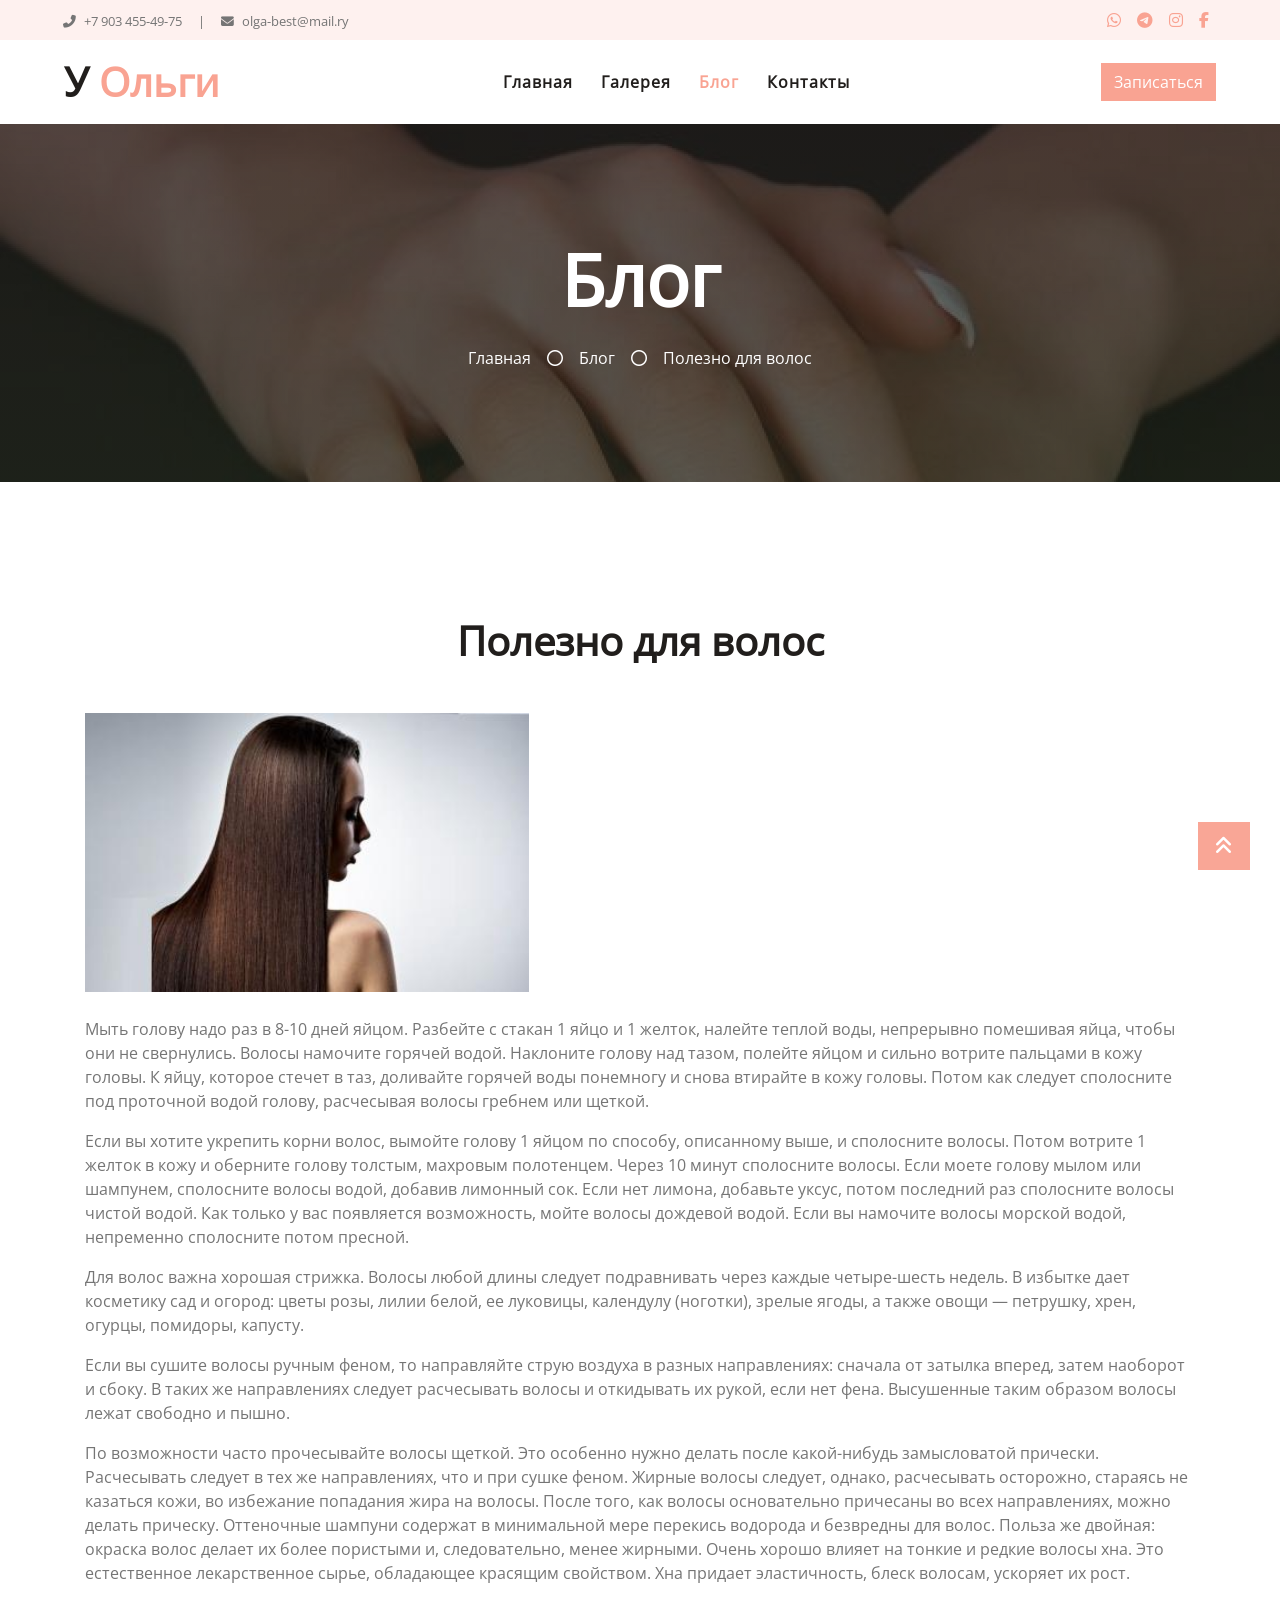
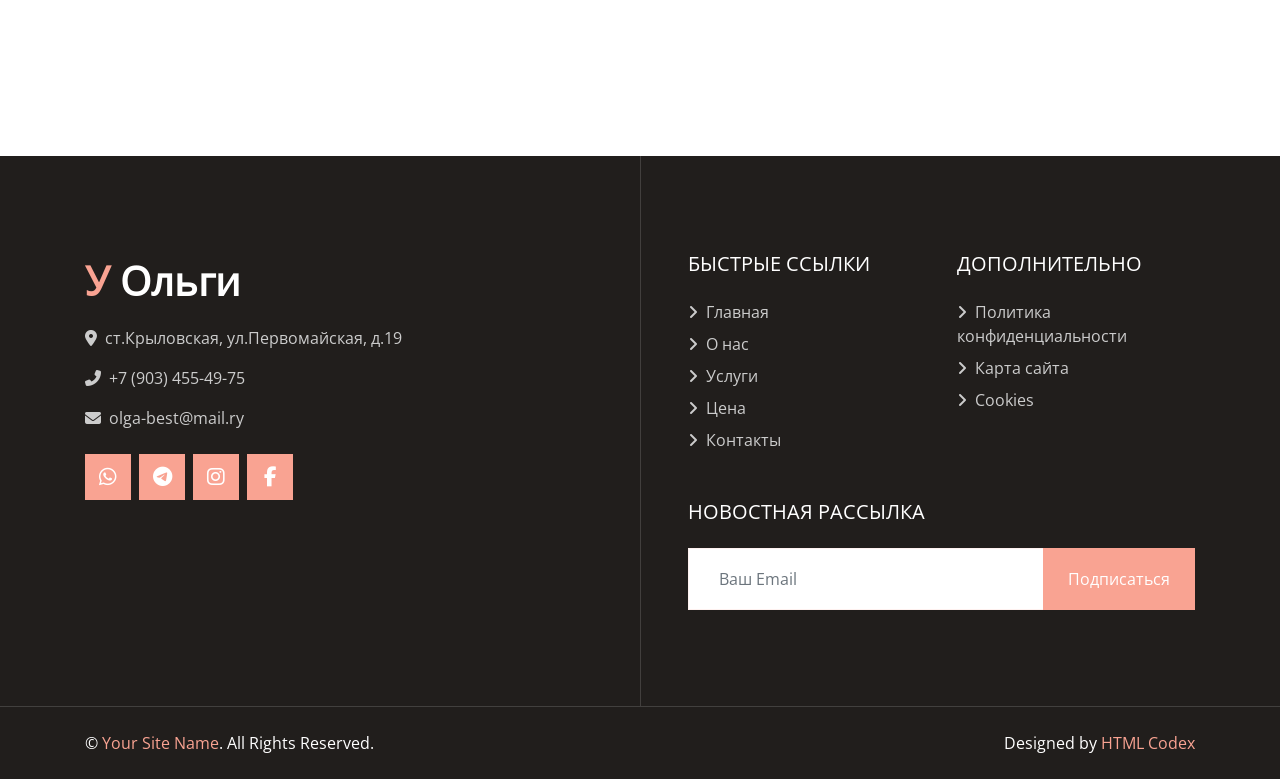
<file: blog-single_02.html>
<!DOCTYPE html>
<html lang="ru">
<head>
    <meta charset="utf-8">
    <title>Парикмахерская «У Ольги»</title>
    <meta content="width=device-width, initial-scale=1.0" name="viewport">
    <link rel="icon" href="img/favicon.ico">
    <link rel="stylesheet" href="webfonts/stylesheet.css"> 
    <link rel="stylesheet" href="css/all.min.css">
    <link rel="stylesheet" href="css/animate.min.css">
    <link rel="stylesheet" href="css/owl.carousel.min.css">
    <link rel="stylesheet" href="css/lightbox.min.css">
    <link href="css/style.css" rel="stylesheet">
</head>

<body>
    <!-- Topbar Start -->
    <div class="container-fluid bg-light d-none d-lg-block">
        <div class="row py-2 px-lg-5">
            <div class="col-lg-6 text-left mb-2 mb-lg-0">
                <div class="d-inline-flex align-items-center">
                    <small><i class="fa fa-phone-alt mr-2"></i>+7 903 455-49-75</small>
                    <small class="px-3">|</small>
                    <small><i class="fa fa-envelope mr-2"></i>olga-best@mail.ry</small>
                </div>
            </div>
            
            <div class="col-lg-6 text-right">
                <div class="d-inline-flex align-items-center">
                    <a class="text-primary px-2" href="https://www.whatsapp.com">
                        <i class="fab fa-whatsapp"></i>
                    </a>
                    <a class="text-primary px-2" href="https://web.telegram.org">
                        <i class="fab fa-telegram"></i>
                    </a>
                    <a class="text-primary px-2" href="https://www.instagram.com">
                        <i class="fab fa-instagram"></i>
                    </a>
                    <a class="text-primary px-2" href="https://www.facebook.com">
                        <i class="fab fa-facebook-f"></i>
                    </a>
                </div>
            </div>
        </div>
    </div>
    <!-- Topbar End -->

    <!-- Navbar Start -->
    <div class="container-fluid p-0">
        <nav class="navbar navbar-expand-lg bg-white navbar-light py-3 py-lg-0 px-lg-5">
            <a href="index.html" class="navbar-brand ml-lg-3">
                <h1 class="m-0 text-primary"><span class="text-dark">У</span> Ольги</h1>
            </a>
            <button type="button" class="navbar-toggler" data-toggle="collapse" data-target="#navbarCollapse">
                <span class="navbar-toggler-icon"></span>
            </button>
            <div class="collapse navbar-collapse justify-content-between px-lg-3" id="navbarCollapse">
                <div class="navbar-nav m-auto py-0">
                    <a href="index.html" class="nav-item nav-link">Главная</a>
                    <a href="portfolio.html" class="nav-item nav-link">Галерея</a>
                    <a href="blog.html" class="nav-item nav-link active">Блог</a>
                    <a href="contact.html" class="nav-item nav-link">Контакты</a>
                </div>
                <a href="" class="btn btn-primary d-none d-lg-block">Записаться</a>
            </div>
        </nav>
    </div>
    <!-- Navbar End -->

    <!-- Header Start -->
    <div class="jumbotron jumbotron-fluid bg-jumbotron" style="margin-bottom: 90px;">
        <div class="container text-center py-5">
            <h3 class="text-white display-3 mb-4">Блог</h3>
            <div class="d-inline-flex align-items-center text-white">
                <p class="m-0"><a class="text-white" href="index.html">Главная</a></p>
                <i class="far fa-circle px-3"></i>
                <p class="m-0"><a class="text-white" href="blog.html">Блог</a></p>
                <i class="far fa-circle px-3"></i>
                <p class="m-0">Полезно для волос</p>
            </div>
        </div>
    </div>
    <!-- Header End -->

    <!-- Single Page Start -->
    <div class="single">
        <div class="container">
            <div class="section-header text-center">
                <h1>Полезно для волос</h1>
            </div>
            <div class="row">
                <div class="col-12">
                    <img src="img/blog-2.jpg" alt="Image">
                    <p>
                        Мыть голову надо раз в 8-10 дней яйцом. Разбейте с стакан 1 яйцо и 1 желток, налейте теплой воды, непрерывно помешивая яйца, чтобы они не свернулись. Волосы намочите горячей водой. Наклоните голову над тазом, полейте яйцом и сильно вотрите пальцами в кожу головы. К яйцу, которое стечет в таз, доливайте горячей воды понемногу и снова втирайте в кожу головы. Потом как следует сполосните под проточной водой голову, расчесывая волосы гребнем или щеткой.    
                    </p>
                    <p>
                        Если вы хотите укрепить корни волос, вымойте голову 1 яйцом по способу, описанному выше, и сполосните волосы. Потом вотрите 1 желток в кожу и оберните голову толстым, махровым полотенцем. Через 10 минут сполосните волосы. Если моете голову мылом или шампунем, сполосните волосы водой, добавив лимонный сок. Если нет лимона, добавьте уксус, потом последний раз сполосните волосы чистой водой. Как только у вас появляется возможность, мойте волосы дождевой водой. Если вы намочите волосы морской водой, непременно сполосните потом пресной.
                    </p>
                    <p>
                        Для волос важна хорошая стрижка. Волосы любой длины следует подравнивать через каждые четыре-шесть недель. В избытке дает косметику сад и огород: цветы розы, лилии белой, ее луковицы, календулу (ноготки), зрелые ягоды, а также овощи — петрушку, хрен, огурцы, помидоры, капусту.
                    </p>
                    <p>
                        Если вы сушите волосы ручным феном, то направляйте струю воздуха в разных направлениях: сначала от затылка вперед, затем наоборот и сбоку. В таких же направлениях следует расчесывать волосы и откидывать их рукой, если нет фена. Высушенные таким образом волосы лежат свободно и пышно.
                    </p>
                    <p>
                        По возможности часто прочесывайте волосы щеткой. Это особенно нужно делать после какой-нибудь замысловатой прически. Расчесывать следует в тех же направлениях, что и при сушке феном. Жирные волосы следует, однако, расчесывать осторожно, стараясь не казаться кожи, во избежание попадания жира на волосы. После того, как волосы основательно причесаны во всех направлениях, можно делать прическу. Оттеночные шампуни содержат в минимальной мере перекись водорода и безвредны для волос. Польза же двойная: окраска волос делает их более пористыми и, следовательно, менее жирными. Очень хорошо влияет на тонкие и редкие волосы хна. Это естественное лекарственное сырье, обладающее красящим свойством. Хна придает эластичность, блеск волосам, ускоряет их рост.
                    </p>
                </div>
            </div>
        </div>
    </div>
    <!-- Single Page End -->
   
    <!-- Footer Start -->
    <div class="footer container-fluid position-relative bg-dark py-5" style="margin-top: 90px;">
        <div class="container pt-5">
            <div class="row">
                <div class="col-lg-6 pr-lg-5 mb-5">
                    <a href="index.html" class="navbar-brand">
                        <h1 class="mb-3 text-white"><span class="text-primary">У </span>Ольги</h1>
                    </a>
                    <!-- <p>Aliquyam sed elitr elitr erat sed diam ipsum eirmod eos lorem nonumy. Tempor sea ipsum diam  sed clita dolore eos dolores magna erat dolore sed stet justo et dolor.</p> -->
                    <p><i class="fa fa-map-marker-alt mr-2"></i>ст.Крыловская, ул.Первомайская, д.19</p>
                    <p><i class="fa fa-phone-alt mr-2"></i>+7 (903) 455-49-75</p>
                    <p><i class="fa fa-envelope mr-2"></i>olga-best@mail.ry</p>
                    <div class="d-flex justify-content-start mt-4">
                        <a class="btn btn-lg btn-primary btn-lg-square mr-2" href="https://www.whatsapp.com"><i class="fab fa-whatsapp"></i></a>
                        <a class="btn btn-lg btn-primary btn-lg-square mr-2" href="https://web.telegram.org"><i class="fab fa-telegram"></i></a>
                        <a class="btn btn-lg btn-primary btn-lg-square mr-2" href="https://www.instagram.com"><i class="fab fa-instagram"></i></a>
                        <a class="btn btn-lg btn-primary btn-lg-square" href="https://www.facebook.com"><i class="fab fa-facebook-f"></i></a>
                    </div>
                </div>
                <div class="col-lg-6 pl-lg-5">
                    <div class="row">
                        <div class="col-sm-6 mb-5">
                            <h5 class="text-white text-uppercase mb-4">Быстрые ссылки</h5>
                            <div class="d-flex flex-column justify-content-start">
                                <a class="text-white-50 mb-2" href="index.html"><i class="fa fa-angle-right mr-2"></i>Главная</a>
                                <a class="text-white-50 mb-2" href="about.html"><i class="fa fa-angle-right mr-2"></i>О нас</a>
                                <a class="text-white-50 mb-2" href="service.html"><i class="fa fa-angle-right mr-2"></i>Услуги</a>
                                <a class="text-white-50 mb-2" href="price.html"><i class="fa fa-angle-right mr-2"></i>Цена</a>
                                <a class="text-white-50" href="contact.html"><i class="fa fa-angle-right mr-2"></i>Контакты</a>
                            </div>
                        </div>
                        <div class="col-sm-6 mb-5">
                            <h5 class="text-white text-uppercase mb-4">Дополнительно</h5>
                            <div class="d-flex flex-column justify-content-start">
                                <a class="text-white-50 mb-2" href="#"><i class="fa fa-angle-right mr-2"></i>Политика конфиденциальности</a>
                                <a class="text-white-50 mb-2" href="#"><i class="fa fa-angle-right mr-2"></i>Карта сайта</a>
                                <a class="text-white-50 mb-2" href="#"><i class="fa fa-angle-right mr-2"></i>Cookies</a>
                            </div>
                        </div>
                        <div class="col-sm-12 mb-5">
                            <h5 class="text-white text-uppercase mb-4">Новостная рассылка</h5>
                            <div class="w-100">
                                <div class="input-group">
                                    <input type="text" class="form-control border-light" style="padding: 30px;" placeholder="Ваш Email">
                                    <div class="input-group-append">
                                        <button class="btn btn-primary px-4">Подписаться</button>
                                    </div>
                                </div>
                            </div>
                        </div>
                    </div>
                </div>
            </div>
        </div>
    </div>
    <div class="container-fluid bg-dark text-light border-top py-4" style="border-color: rgba(256, 256, 256, .15) !important;">
        <div class="container">
            <div class="row">
                <div class="col-md-6 text-center text-md-left mb-3 mb-md-0">
                    <p class="m-0 text-white">&copy; <a href="#">Your Site Name</a>. All Rights Reserved.</p>
                </div>
                <div class="col-md-6 text-center text-md-right">
                    <p class="m-0 text-white">Designed by <a href="https://htmlcodex.com">HTML Codex</a></p>
                </div>
            </div>
        </div>
    </div>
    <!-- Footer End -->

    <!-- Back to Top -->
    <a href="#" class="btn btn-lg btn-primary back-to-top"><i class="fa fa-angle-double-up"></i></a>

    <!-- JavaScript Libraries -->
    <script src="https://code.jquery.com/jquery-3.4.1.min.js"></script>
    <script src="https://stackpath.bootstrapcdn.com/bootstrap/4.4.1/js/bootstrap.bundle.min.js"></script>
    <script src="lib/easing/easing.min.js"></script>
    <script src="lib/waypoints/waypoints.min.js"></script>
    <script src="lib/counterup/counterup.min.js"></script>
    <script src="lib/owlcarousel/owl.carousel.min.js"></script>
    <script src="lib/tempusdominus/js/moment.min.js"></script>
    <script src="lib/tempusdominus/js/moment-timezone.min.js"></script>
    <script src="lib/tempusdominus/js/tempusdominus-bootstrap-4.min.js"></script>

    <!-- Contact Javascript File -->
    <script src="mail/jqBootstrapValidation.min.js"></script>
    <script src="mail/contact.js"></script>

    <!-- Template Javascript -->
    <script src="js/main.js"></script>
</body>

</html>
</file>
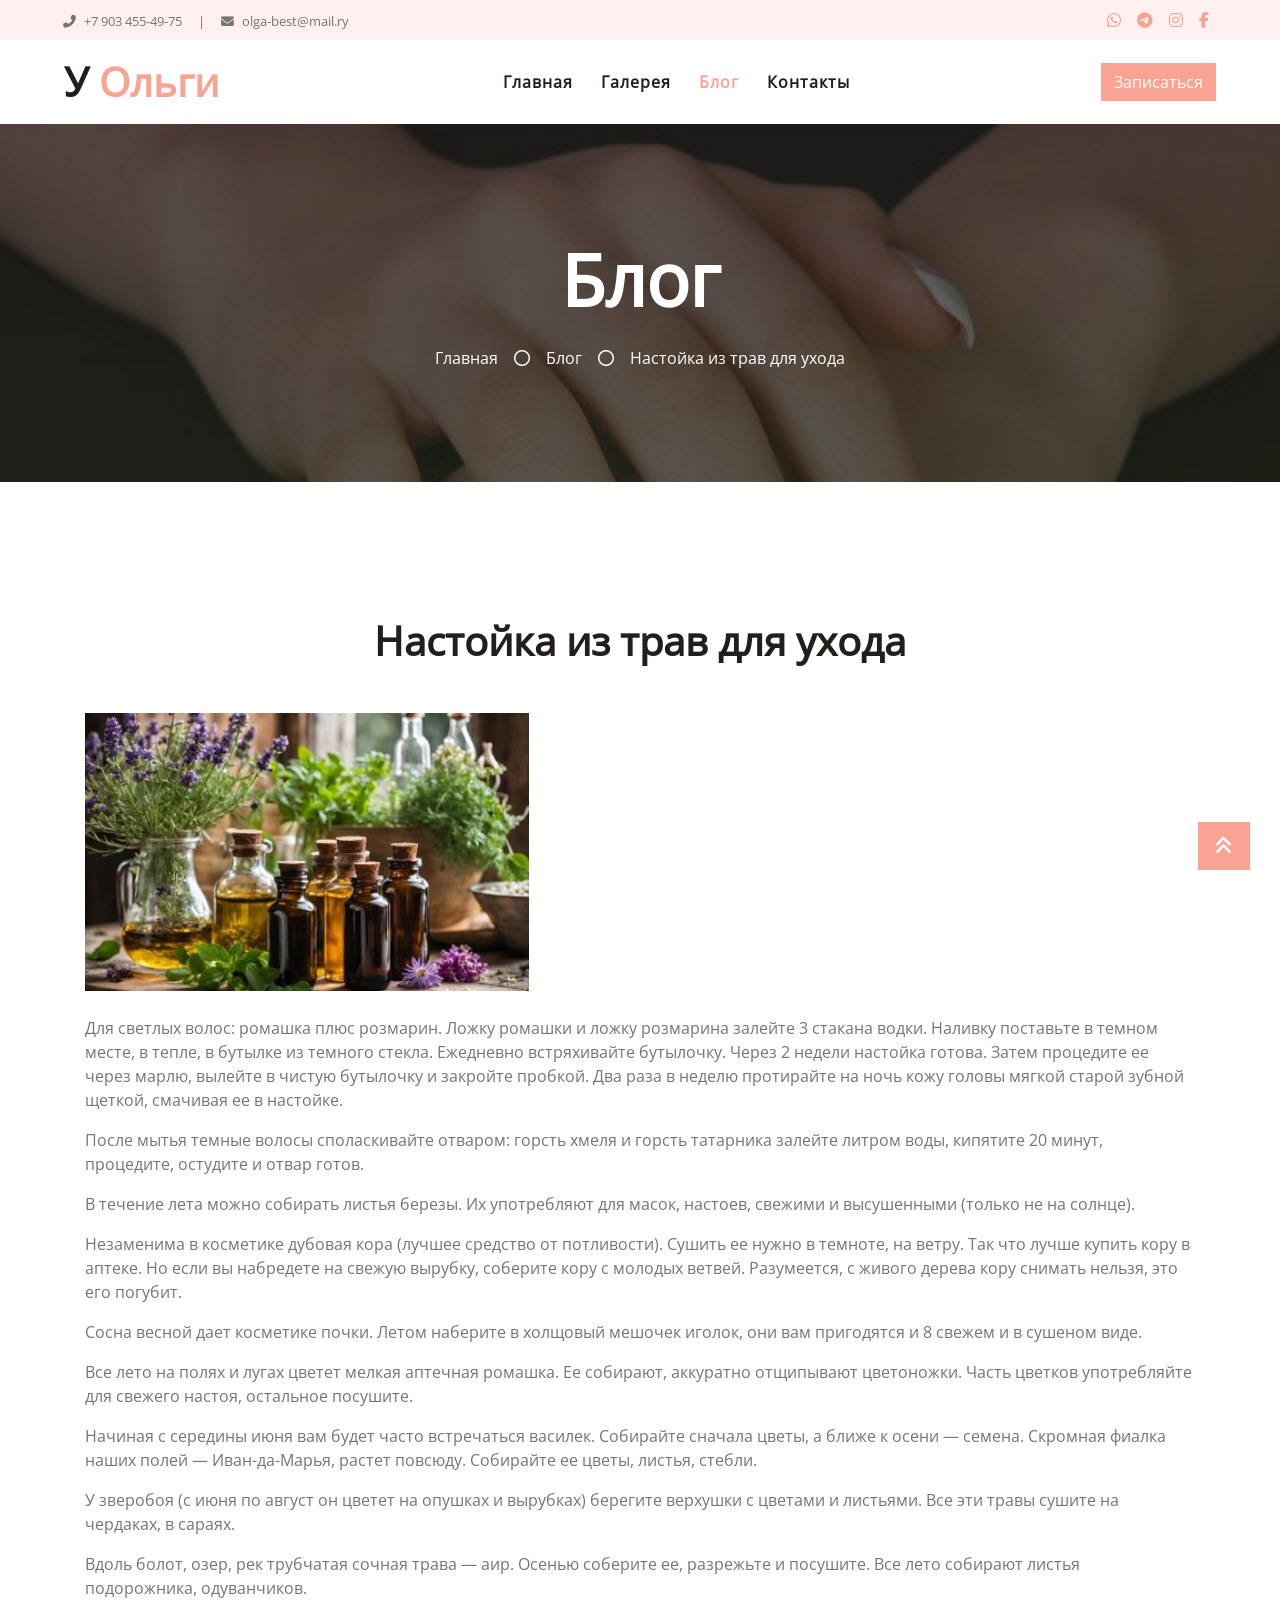
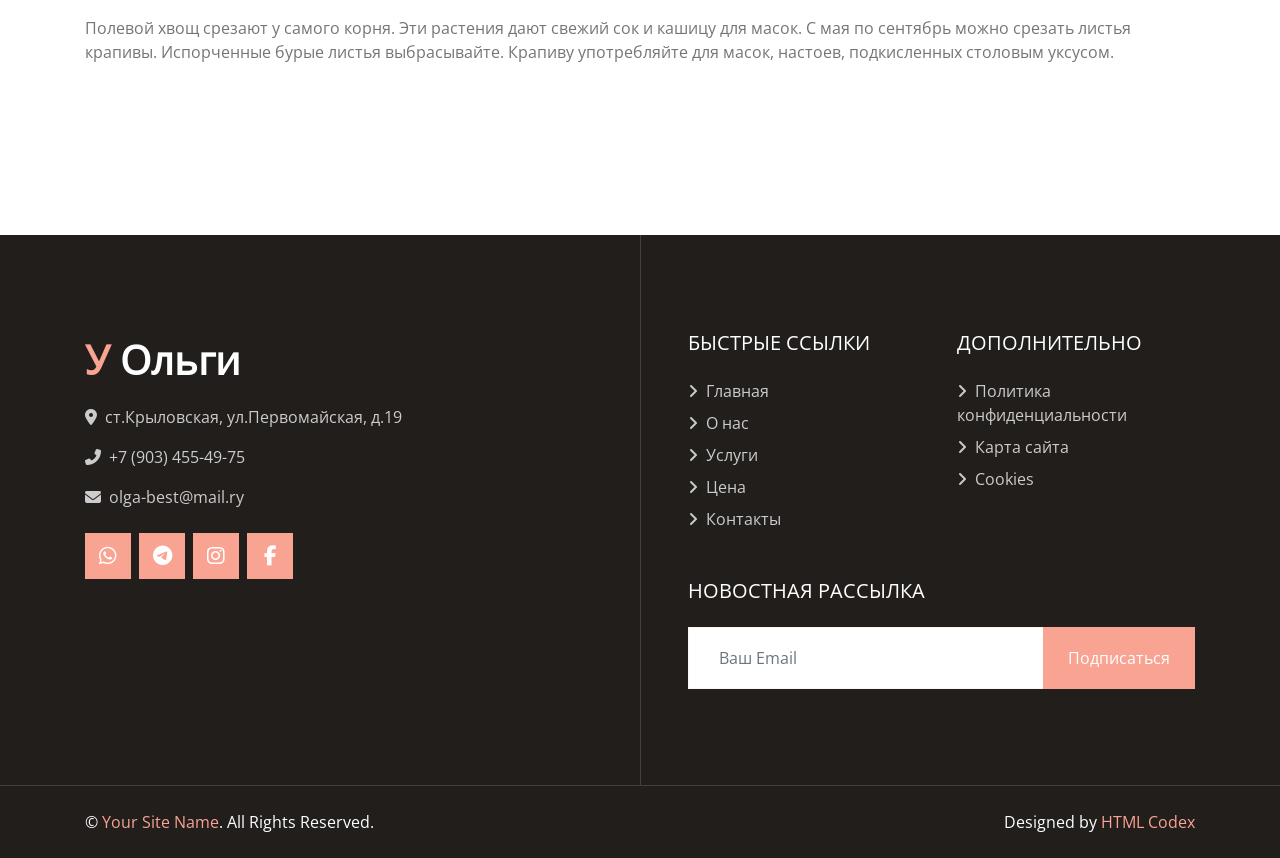
<file: blog-single_03.html>
<!DOCTYPE html>
<html lang="ru">
<head>
    <meta charset="utf-8">
    <title>Парикмахерская «У Ольги»</title>
    <meta content="width=device-width, initial-scale=1.0" name="viewport">
    <link rel="icon" href="img/favicon.ico">
    <link rel="stylesheet" href="webfonts/stylesheet.css"> 
    <link rel="stylesheet" href="css/all.min.css">
    <link rel="stylesheet" href="css/animate.min.css">
    <link rel="stylesheet" href="css/owl.carousel.min.css">
    <link rel="stylesheet" href="css/lightbox.min.css">
    <link href="css/style.css" rel="stylesheet">
</head>

<body>
    <!-- Topbar Start -->
    <div class="container-fluid bg-light d-none d-lg-block">
        <div class="row py-2 px-lg-5">
            <div class="col-lg-6 text-left mb-2 mb-lg-0">
                <div class="d-inline-flex align-items-center">
                    <small><i class="fa fa-phone-alt mr-2"></i>+7 903 455-49-75</small>
                    <small class="px-3">|</small>
                    <small><i class="fa fa-envelope mr-2"></i>olga-best@mail.ry</small>
                </div>
            </div>
            
            <div class="col-lg-6 text-right">
                <div class="d-inline-flex align-items-center">
                    <a class="text-primary px-2" href="https://www.whatsapp.com">
                        <i class="fab fa-whatsapp"></i>
                    </a>
                    <a class="text-primary px-2" href="https://web.telegram.org">
                        <i class="fab fa-telegram"></i>
                    </a>
                    <a class="text-primary px-2" href="https://www.instagram.com">
                        <i class="fab fa-instagram"></i>
                    </a>
                    <a class="text-primary px-2" href="https://www.facebook.com">
                        <i class="fab fa-facebook-f"></i>
                    </a>
                </div>
            </div>
        </div>
    </div>
    <!-- Topbar End -->

    <!-- Navbar Start -->
    <div class="container-fluid p-0">
        <nav class="navbar navbar-expand-lg bg-white navbar-light py-3 py-lg-0 px-lg-5">
            <a href="index.html" class="navbar-brand ml-lg-3">
                <h1 class="m-0 text-primary"><span class="text-dark">У</span> Ольги</h1>
            </a>
            <button type="button" class="navbar-toggler" data-toggle="collapse" data-target="#navbarCollapse">
                <span class="navbar-toggler-icon"></span>
            </button>
            <div class="collapse navbar-collapse justify-content-between px-lg-3" id="navbarCollapse">
                <div class="navbar-nav m-auto py-0">
                    <a href="index.html" class="nav-item nav-link">Главная</a>
                    <a href="portfolio.html" class="nav-item nav-link">Галерея</a>
                    <a href="blog.html" class="nav-item nav-link active">Блог</a>
                    <a href="contact.html" class="nav-item nav-link">Контакты</a>
                </div>
                <a href="" class="btn btn-primary d-none d-lg-block">Записаться</a>
            </div>
        </nav>
    </div>
    <!-- Navbar End -->

    <!-- Header Start -->
    <div class="jumbotron jumbotron-fluid bg-jumbotron" style="margin-bottom: 90px;">
        <div class="container text-center py-5">
            <h3 class="text-white display-3 mb-4">Блог</h3>
            <div class="d-inline-flex align-items-center text-white">
                <p class="m-0"><a class="text-white" href="index.html">Главная</a></p>
                <i class="far fa-circle px-3"></i>
                <p class="m-0"><a class="text-white" href="blog.html">Блог</a></p>
                <i class="far fa-circle px-3"></i>
                <p class="m-0">Настойка из трав для ухода</p>
            </div>
        </div>
    </div>
    <!-- Header End -->

    <!-- Single Page Start -->
    <div class="single">
        <div class="container">
            <div class="section-header text-center">
                <h1>Настойка из трав для ухода</h1>
            </div>
            <div class="row">
                <div class="col-12">
                    <img src="img/blog-3.jpg" alt="Image">
                    <p>
                        Для светлых волос: ромашка плюс розмарин. Ложку ромашки и ложку розмарина залейте 3 стакана водки. Наливку поставьте в темном месте, в тепле, в бутылке из темного стекла. Ежедневно встряхивайте бутылочку. Через 2 недели настойка готова. Затем процедите ее через марлю, вылейте в чистую бутылочку и закройте пробкой. Два раза в неделю протирайте на ночь кожу головы мягкой старой зубной щеткой, смачивая ее в настойке.
                    </p>
                    <p>
                        После мытья темные волосы споласкивайте отваром: горсть хмеля и горсть татарника залейте литром воды, кипятите 20 минут, процедите, остудите и отвар готов.
                    </p>
                    <p>
                        В течение лета можно собирать листья березы. Их употребляют для масок, настоев, свежими и высушенными (только не на солнце).
                    </p>
                    <p>
                        Незаменима в косметике дубовая кора (лучшее средство от потливости). Сушить ее нужно в темноте, на ветру. Так что лучше купить кору в аптеке. Но если вы набредете на свежую вырубку, соберите кору с молодых ветвей. Разумеется, с живого дерева кору снимать нельзя, это его погубит.
                    </p>
                    <p>
                        Сосна весной дает косметике почки. Летом наберите в холщовый мешочек иголок, они вам пригодятся и 8 свежем и в сушеном виде.
                    </p>
                    <p>
                        Все лето на полях и лугах цветет мелкая аптечная ромашка. Ее собирают, аккуратно отщипывают цветоножки. Часть цветков употребляйте для свежего настоя, остальное посушите.
                    </p>
                    <p>
                        Начиная с середины июня вам будет часто встречаться василек. Собирайте сначала цветы, а ближе к осени — семена. Скромная фиалка наших полей — Иван-да-Марья, растет повсюду. Собирайте ее цветы, листья, стебли.
                    </p>
                    <p>
                        У зверобоя (с июня по август он цветет на опушках и вырубках) берегите верхушки с цветами и листьями. Все эти травы сушите на чердаках, в сараях.
                    </p>
                    <p>
                        Вдоль болот, озер, рек трубчатая сочная трава — аир. Осенью соберите ее, разрежьте и посушите. Все лето собирают листья подорожника, одуванчиков.
                    </p>
                    <p>
                        Полевой хвощ срезают у самого корня. Эти растения дают свежий сок и кашицу для масок. С мая по сентябрь можно срезать листья крапивы. Испорченные бурые листья выбрасывайте. Крапиву употребляйте для масок, настоев, подкисленных столовым уксусом.
                    </p>
                </div>
            </div>
        </div>
    </div>
    <!-- Single Page End -->
   
    <!-- Footer Start -->
    <div class="footer container-fluid position-relative bg-dark py-5" style="margin-top: 90px;">
        <div class="container pt-5">
            <div class="row">
                <div class="col-lg-6 pr-lg-5 mb-5">
                    <a href="index.html" class="navbar-brand">
                        <h1 class="mb-3 text-white"><span class="text-primary">У </span>Ольги</h1>
                    </a>
                    <!-- <p>Aliquyam sed elitr elitr erat sed diam ipsum eirmod eos lorem nonumy. Tempor sea ipsum diam  sed clita dolore eos dolores magna erat dolore sed stet justo et dolor.</p> -->
                    <p><i class="fa fa-map-marker-alt mr-2"></i>ст.Крыловская, ул.Первомайская, д.19</p>
                    <p><i class="fa fa-phone-alt mr-2"></i>+7 (903) 455-49-75</p>
                    <p><i class="fa fa-envelope mr-2"></i>olga-best@mail.ry</p>
                    <div class="d-flex justify-content-start mt-4">
                        <a class="btn btn-lg btn-primary btn-lg-square mr-2" href="https://www.whatsapp.com"><i class="fab fa-whatsapp"></i></a>
                        <a class="btn btn-lg btn-primary btn-lg-square mr-2" href="https://web.telegram.org"><i class="fab fa-telegram"></i></a>
                        <a class="btn btn-lg btn-primary btn-lg-square mr-2" href="https://www.instagram.com"><i class="fab fa-instagram"></i></a>
                        <a class="btn btn-lg btn-primary btn-lg-square" href="https://www.facebook.com"><i class="fab fa-facebook-f"></i></a>
                    </div>
                </div>
                <div class="col-lg-6 pl-lg-5">
                    <div class="row">
                        <div class="col-sm-6 mb-5">
                            <h5 class="text-white text-uppercase mb-4">Быстрые ссылки</h5>
                            <div class="d-flex flex-column justify-content-start">
                                <a class="text-white-50 mb-2" href="index.html"><i class="fa fa-angle-right mr-2"></i>Главная</a>
                                <a class="text-white-50 mb-2" href="about.html"><i class="fa fa-angle-right mr-2"></i>О нас</a>
                                <a class="text-white-50 mb-2" href="service.html"><i class="fa fa-angle-right mr-2"></i>Услуги</a>
                                <a class="text-white-50 mb-2" href="price.html"><i class="fa fa-angle-right mr-2"></i>Цена</a>
                                <a class="text-white-50" href="contact.html"><i class="fa fa-angle-right mr-2"></i>Контакты</a>
                            </div>
                        </div>
                        <div class="col-sm-6 mb-5">
                            <h5 class="text-white text-uppercase mb-4">Дополнительно</h5>
                            <div class="d-flex flex-column justify-content-start">
                                <a class="text-white-50 mb-2" href="#"><i class="fa fa-angle-right mr-2"></i>Политика конфиденциальности</a>
                                <a class="text-white-50 mb-2" href="#"><i class="fa fa-angle-right mr-2"></i>Карта сайта</a>
                                <a class="text-white-50 mb-2" href="#"><i class="fa fa-angle-right mr-2"></i>Cookies</a>
                            </div>
                        </div>
                        <div class="col-sm-12 mb-5">
                            <h5 class="text-white text-uppercase mb-4">Новостная рассылка</h5>
                            <div class="w-100">
                                <div class="input-group">
                                    <input type="text" class="form-control border-light" style="padding: 30px;" placeholder="Ваш Email">
                                    <div class="input-group-append">
                                        <button class="btn btn-primary px-4">Подписаться</button>
                                    </div>
                                </div>
                            </div>
                        </div>
                    </div>
                </div>
            </div>
        </div>
    </div>
    <div class="container-fluid bg-dark text-light border-top py-4" style="border-color: rgba(256, 256, 256, .15) !important;">
        <div class="container">
            <div class="row">
                <div class="col-md-6 text-center text-md-left mb-3 mb-md-0">
                    <p class="m-0 text-white">&copy; <a href="#">Your Site Name</a>. All Rights Reserved.</p>
                </div>
                <div class="col-md-6 text-center text-md-right">
                    <p class="m-0 text-white">Designed by <a href="https://htmlcodex.com">HTML Codex</a></p>
                </div>
            </div>
        </div>
    </div>
    <!-- Footer End -->

    <!-- Back to Top -->
    <a href="#" class="btn btn-lg btn-primary back-to-top"><i class="fa fa-angle-double-up"></i></a>

    <!-- JavaScript Libraries -->
    <script src="https://code.jquery.com/jquery-3.4.1.min.js"></script>
    <script src="https://stackpath.bootstrapcdn.com/bootstrap/4.4.1/js/bootstrap.bundle.min.js"></script>
    <script src="lib/easing/easing.min.js"></script>
    <script src="lib/waypoints/waypoints.min.js"></script>
    <script src="lib/counterup/counterup.min.js"></script>
    <script src="lib/owlcarousel/owl.carousel.min.js"></script>
    <script src="lib/tempusdominus/js/moment.min.js"></script>
    <script src="lib/tempusdominus/js/moment-timezone.min.js"></script>
    <script src="lib/tempusdominus/js/tempusdominus-bootstrap-4.min.js"></script>

    <!-- Contact Javascript File -->
    <script src="mail/jqBootstrapValidation.min.js"></script>
    <script src="mail/contact.js"></script>

    <!-- Template Javascript -->
    <script src="js/main.js"></script>
</body>

</html>
</file>
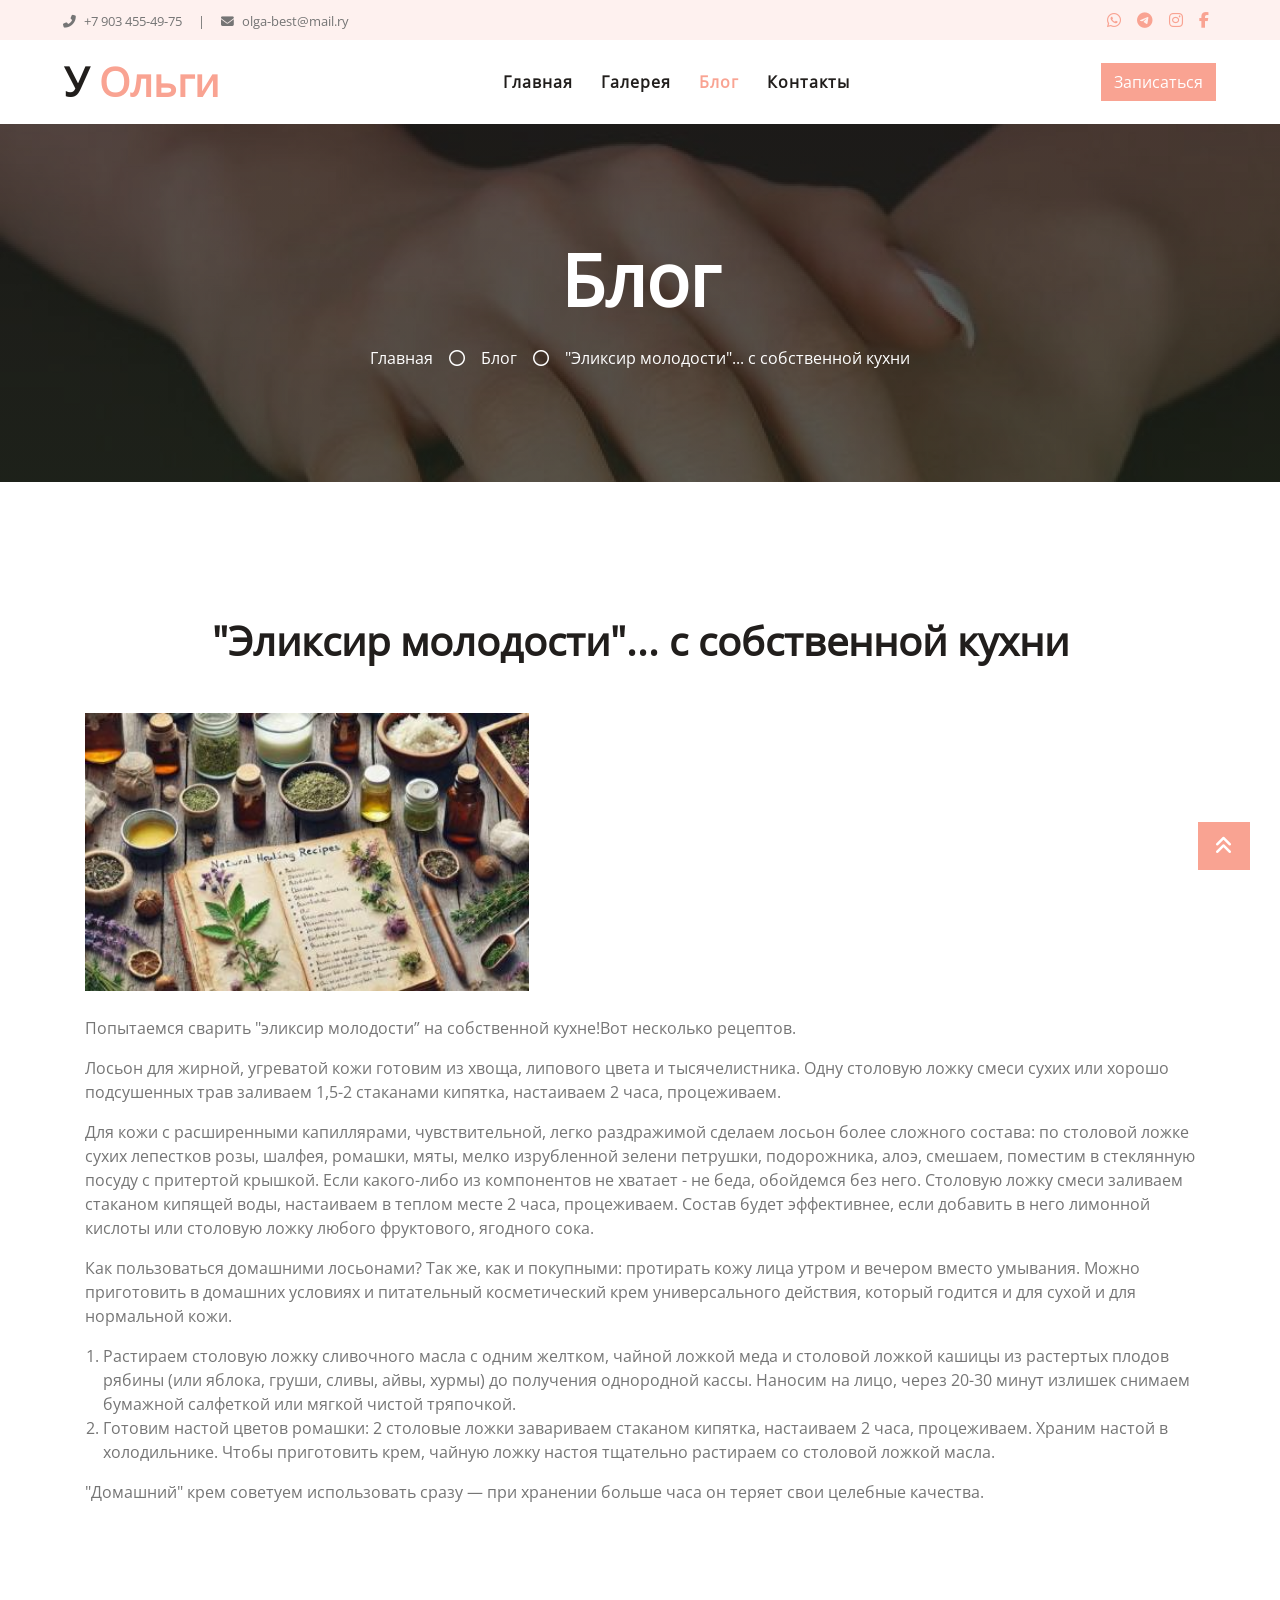
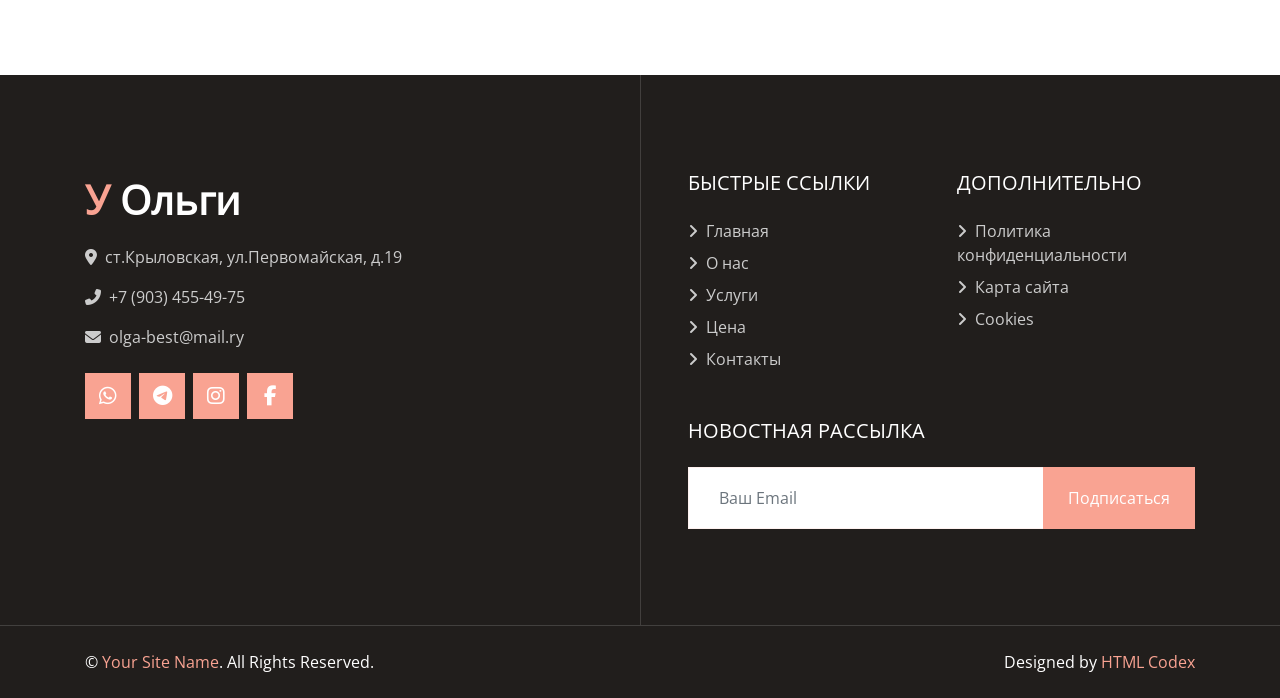
<file: blog-single_04.html>
<!DOCTYPE html>
<html lang="ru">
<head>
    <meta charset="utf-8">
    <title>Парикмахерская «У Ольги»</title>
    <meta content="width=device-width, initial-scale=1.0" name="viewport">
    <link rel="icon" href="img/favicon.ico">
    <link rel="stylesheet" href="webfonts/stylesheet.css"> 
    <link rel="stylesheet" href="css/all.min.css">
    <link rel="stylesheet" href="css/animate.min.css">
    <link rel="stylesheet" href="css/owl.carousel.min.css">
    <link rel="stylesheet" href="css/lightbox.min.css">
    <link href="css/style.css" rel="stylesheet">
</head>

<body>
    <!-- Topbar Start -->
    <div class="container-fluid bg-light d-none d-lg-block">
        <div class="row py-2 px-lg-5">
            <div class="col-lg-6 text-left mb-2 mb-lg-0">
                <div class="d-inline-flex align-items-center">
                    <small><i class="fa fa-phone-alt mr-2"></i>+7 903 455-49-75</small>
                    <small class="px-3">|</small>
                    <small><i class="fa fa-envelope mr-2"></i>olga-best@mail.ry</small>
                </div>
            </div>
            
            <div class="col-lg-6 text-right">
                <div class="d-inline-flex align-items-center">
                    <a class="text-primary px-2" href="https://www.whatsapp.com">
                        <i class="fab fa-whatsapp"></i>
                    </a>
                    <a class="text-primary px-2" href="https://web.telegram.org">
                        <i class="fab fa-telegram"></i>
                    </a>
                    <a class="text-primary px-2" href="https://www.instagram.com">
                        <i class="fab fa-instagram"></i>
                    </a>
                    <a class="text-primary px-2" href="https://www.facebook.com">
                        <i class="fab fa-facebook-f"></i>
                    </a>
                </div>
            </div>
        </div>
    </div>
    <!-- Topbar End -->

    <!-- Navbar Start -->
    <div class="container-fluid p-0">
        <nav class="navbar navbar-expand-lg bg-white navbar-light py-3 py-lg-0 px-lg-5">
            <a href="index.html" class="navbar-brand ml-lg-3">
                <h1 class="m-0 text-primary"><span class="text-dark">У</span> Ольги</h1>
            </a>
            <button type="button" class="navbar-toggler" data-toggle="collapse" data-target="#navbarCollapse">
                <span class="navbar-toggler-icon"></span>
            </button>
            <div class="collapse navbar-collapse justify-content-between px-lg-3" id="navbarCollapse">
                <div class="navbar-nav m-auto py-0">
                    <a href="index.html" class="nav-item nav-link">Главная</a>
                    <a href="portfolio.html" class="nav-item nav-link">Галерея</a>
                    <a href="blog.html" class="nav-item nav-link active">Блог</a>
                    <a href="contact.html" class="nav-item nav-link">Контакты</a>
                </div>
                <a href="" class="btn btn-primary d-none d-lg-block">Записаться</a>
            </div>
        </nav>
    </div>
    <!-- Navbar End -->

    <!-- Header Start -->
    <div class="jumbotron jumbotron-fluid bg-jumbotron" style="margin-bottom: 90px;">
        <div class="container text-center py-5">
            <h3 class="text-white display-3 mb-4">Блог</h3>
            <div class="d-inline-flex align-items-center text-white">
                <p class="m-0"><a class="text-white" href="index.html">Главная</a></p>
                <i class="far fa-circle px-3"></i>
                <p class="m-0"><a class="text-white" href="blog.html">Блог</a></p>
                <i class="far fa-circle px-3"></i>
                <p class="m-0">"Эликсир молодости"... с собственной кухни</p>
            </div>
        </div>
    </div>
    <!-- Header End -->

    <!-- Single Page Start -->
    <div class="single">
        <div class="container">
            <div class="section-header text-center">
                <h1>"Эликсир молодости"... с собственной кухни</h1>
            </div>
            <div class="row">
                <div class="col-12">
                    <img src="img/blog-4.jpg" alt="Image">
                    <p>
                        Попытаемся сварить "эликсир молодости” на собственной кухне!Вот несколько рецептов.
                    </p>
                    <p>
                        Лосьон для жирной, угреватой кожи готовим из хвоща, липового цвета и тысячелистника. Одну столовую ложку смеси сухих или хорошо подсушенных трав заливаем 1,5-2 стаканами кипятка, настаиваем 2 часа, процеживаем.
                    </p>
                    <p>
                        Для кожи с расширенными капиллярами, чувствительной, легко раздражимой сделаем лосьон более сложного состава: по столовой ложке сухих лепестков розы, шалфея, ромашки, мяты, мелко изрубленной зелени петрушки, подорожника, алоэ, смешаем, поместим в стеклянную посуду с притертой крышкой. Если какого-либо из компонентов не хватает - не беда, обойдемся без него. Столовую ложку смеси заливаем стаканом кипящей воды, настаиваем в теплом месте 2 часа, процеживаем. Состав будет эффективнее, если добавить в него лимонной кислоты или столовую ложку любого фруктового, ягодного сока.
                    </p>
                    <p>
                        Как пользоваться домашними лосьонами? Так же, как и покупными: протирать кожу лица утром и вечером вместо умывания. Можно приготовить в домашних условиях и питательный косметический крем универсального действия, который годится и для сухой и для нормальной кожи.
                    </p>
                    <ol class="ol-group">
                        <li>Растираем столовую ложку сливочного масла с одним желтком, чайной ложкой меда и столовой ложкой кашицы из растертых плодов рябины (или яблока, груши, сливы, айвы, хурмы) до получения однородной кассы. Наносим на лицо, через 20-30 минут излишек снимаем бумажной салфеткой или мягкой чистой тряпочкой.</li>
                        <li>Готовим настой цветов ромашки: 2 столовые ложки завариваем стаканом кипятка, настаиваем 2 часа, процеживаем. Храним настой в холодильнике. Чтобы приготовить крем, чайную ложку настоя тщательно растираем со столовой ложкой масла.</li>
                    </ol> 
                    <p>
                        "Домашний" крем советуем использовать сразу — при хранении больше часа он теряет свои целебные качества.
                    </p>
                </div>
            </div>
        </div>
    </div>
    <!-- Single Page End -->
   
    <!-- Footer Start -->
    <div class="footer container-fluid position-relative bg-dark py-5" style="margin-top: 90px;">
        <div class="container pt-5">
            <div class="row">
                <div class="col-lg-6 pr-lg-5 mb-5">
                    <a href="index.html" class="navbar-brand">
                        <h1 class="mb-3 text-white"><span class="text-primary">У </span>Ольги</h1>
                    </a>
                    <!-- <p>Aliquyam sed elitr elitr erat sed diam ipsum eirmod eos lorem nonumy. Tempor sea ipsum diam  sed clita dolore eos dolores magna erat dolore sed stet justo et dolor.</p> -->
                    <p><i class="fa fa-map-marker-alt mr-2"></i>ст.Крыловская, ул.Первомайская, д.19</p>
                    <p><i class="fa fa-phone-alt mr-2"></i>+7 (903) 455-49-75</p>
                    <p><i class="fa fa-envelope mr-2"></i>olga-best@mail.ry</p>
                    <div class="d-flex justify-content-start mt-4">
                        <a class="btn btn-lg btn-primary btn-lg-square mr-2" href="https://www.whatsapp.com"><i class="fab fa-whatsapp"></i></a>
                        <a class="btn btn-lg btn-primary btn-lg-square mr-2" href="https://web.telegram.org"><i class="fab fa-telegram"></i></a>
                        <a class="btn btn-lg btn-primary btn-lg-square mr-2" href="https://www.instagram.com"><i class="fab fa-instagram"></i></a>
                        <a class="btn btn-lg btn-primary btn-lg-square" href="https://www.facebook.com"><i class="fab fa-facebook-f"></i></a>
                    </div>
                </div>
                <div class="col-lg-6 pl-lg-5">
                    <div class="row">
                        <div class="col-sm-6 mb-5">
                            <h5 class="text-white text-uppercase mb-4">Быстрые ссылки</h5>
                            <div class="d-flex flex-column justify-content-start">
                                <a class="text-white-50 mb-2" href="index.html"><i class="fa fa-angle-right mr-2"></i>Главная</a>
                                <a class="text-white-50 mb-2" href="about.html"><i class="fa fa-angle-right mr-2"></i>О нас</a>
                                <a class="text-white-50 mb-2" href="service.html"><i class="fa fa-angle-right mr-2"></i>Услуги</a>
                                <a class="text-white-50 mb-2" href="price.html"><i class="fa fa-angle-right mr-2"></i>Цена</a>
                                <a class="text-white-50" href="contact.html"><i class="fa fa-angle-right mr-2"></i>Контакты</a>
                            </div>
                        </div>
                        <div class="col-sm-6 mb-5">
                            <h5 class="text-white text-uppercase mb-4">Дополнительно</h5>
                            <div class="d-flex flex-column justify-content-start">
                                <a class="text-white-50 mb-2" href="#"><i class="fa fa-angle-right mr-2"></i>Политика конфиденциальности</a>
                                <a class="text-white-50 mb-2" href="#"><i class="fa fa-angle-right mr-2"></i>Карта сайта</a>
                                <a class="text-white-50 mb-2" href="#"><i class="fa fa-angle-right mr-2"></i>Cookies</a>
                            </div>
                        </div>
                        <div class="col-sm-12 mb-5">
                            <h5 class="text-white text-uppercase mb-4">Новостная рассылка</h5>
                            <div class="w-100">
                                <div class="input-group">
                                    <input type="text" class="form-control border-light" style="padding: 30px;" placeholder="Ваш Email">
                                    <div class="input-group-append">
                                        <button class="btn btn-primary px-4">Подписаться</button>
                                    </div>
                                </div>
                            </div>
                        </div>
                    </div>
                </div>
            </div>
        </div>
    </div>
    <div class="container-fluid bg-dark text-light border-top py-4" style="border-color: rgba(256, 256, 256, .15) !important;">
        <div class="container">
            <div class="row">
                <div class="col-md-6 text-center text-md-left mb-3 mb-md-0">
                    <p class="m-0 text-white">&copy; <a href="#">Your Site Name</a>. All Rights Reserved.</p>
                </div>
                <div class="col-md-6 text-center text-md-right">
                    <p class="m-0 text-white">Designed by <a href="https://htmlcodex.com">HTML Codex</a></p>
                </div>
            </div>
        </div>
    </div>
    <!-- Footer End -->

    <!-- Back to Top -->
    <a href="#" class="btn btn-lg btn-primary back-to-top"><i class="fa fa-angle-double-up"></i></a>

    <!-- JavaScript Libraries -->
    <script src="https://code.jquery.com/jquery-3.4.1.min.js"></script>
    <script src="https://stackpath.bootstrapcdn.com/bootstrap/4.4.1/js/bootstrap.bundle.min.js"></script>
    <script src="lib/easing/easing.min.js"></script>
    <script src="lib/waypoints/waypoints.min.js"></script>
    <script src="lib/counterup/counterup.min.js"></script>
    <script src="lib/owlcarousel/owl.carousel.min.js"></script>
    <script src="lib/tempusdominus/js/moment.min.js"></script>
    <script src="lib/tempusdominus/js/moment-timezone.min.js"></script>
    <script src="lib/tempusdominus/js/tempusdominus-bootstrap-4.min.js"></script>

    <!-- Contact Javascript File -->
    <script src="mail/jqBootstrapValidation.min.js"></script>
    <script src="mail/contact.js"></script>

    <!-- Template Javascript -->
    <script src="js/main.js"></script>
</body>

</html>
</file>
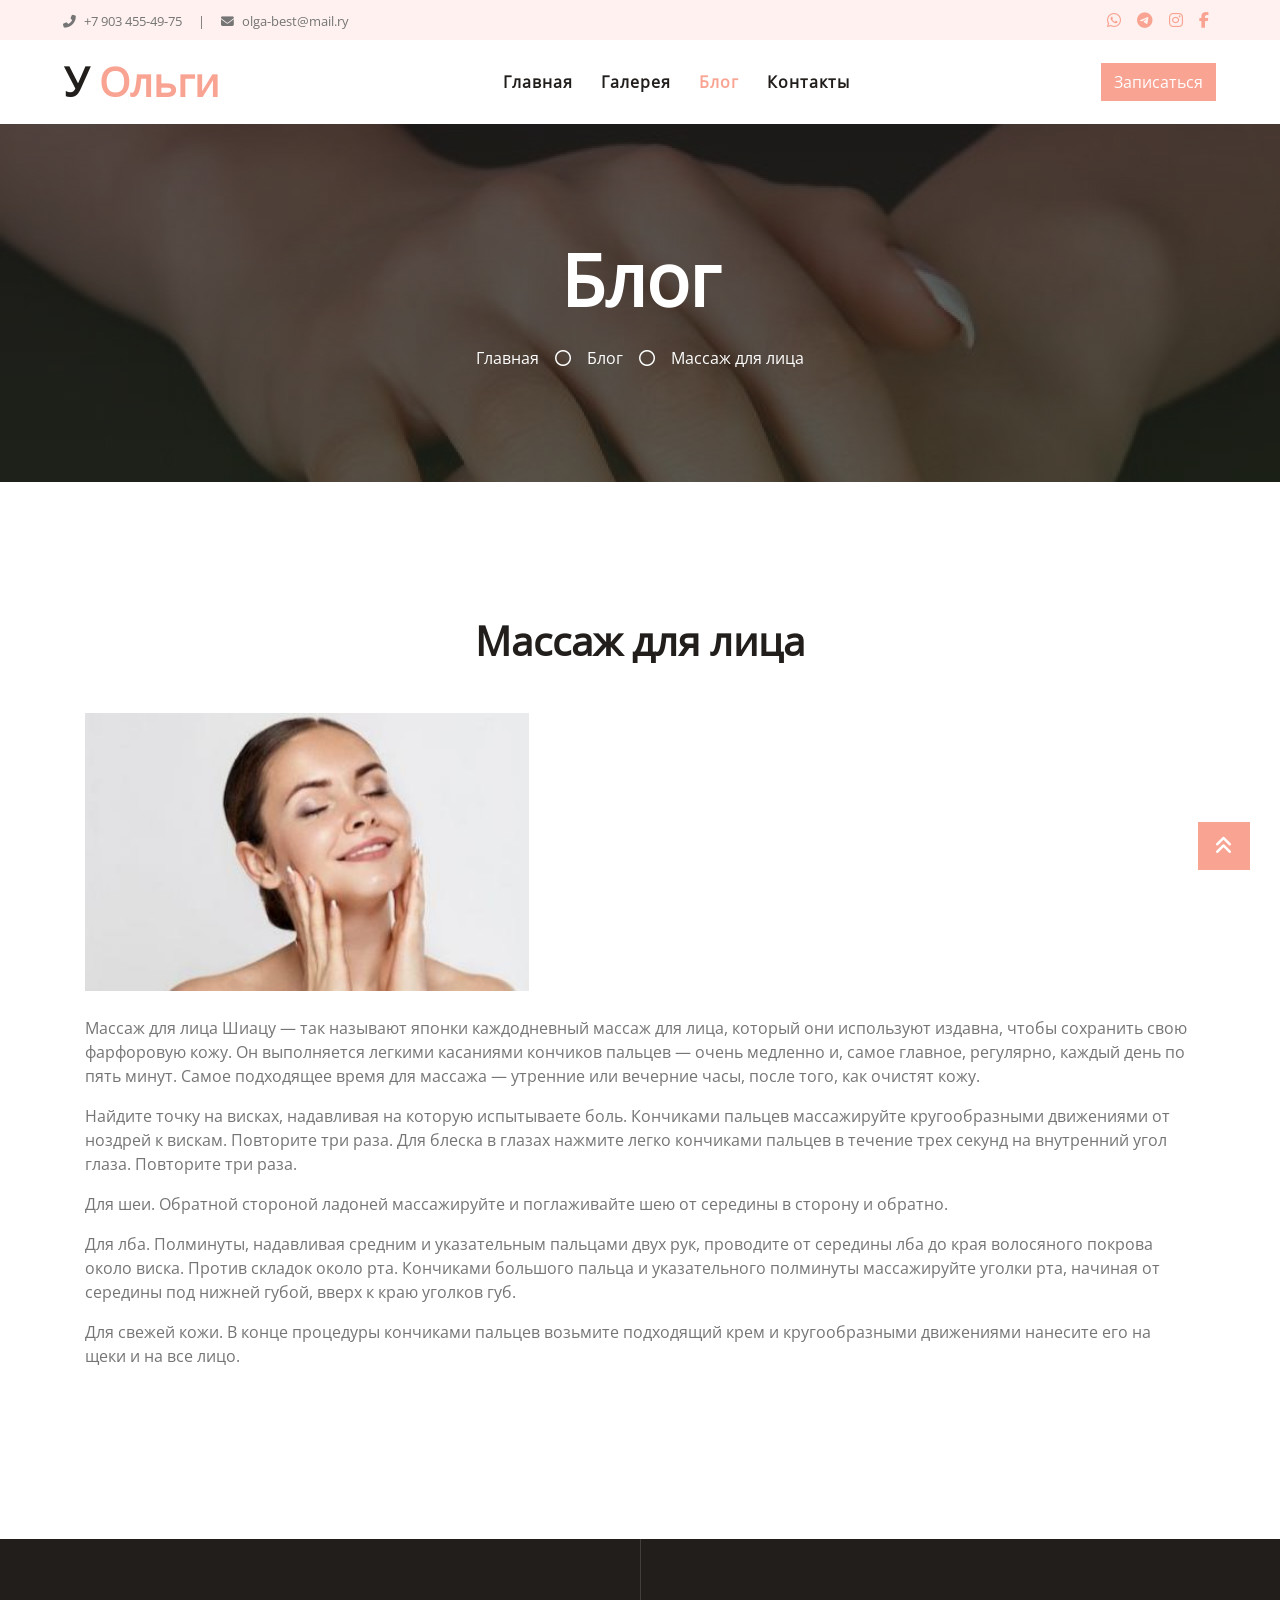
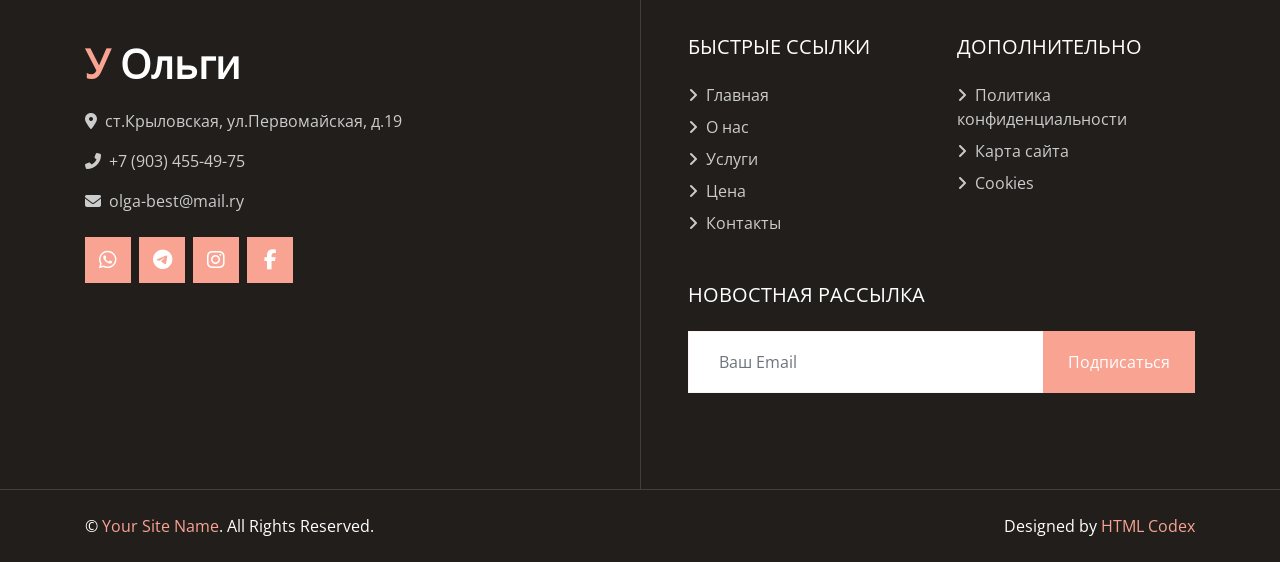
<file: blog-single_05.html>
<!DOCTYPE html>
<html lang="ru">
<head>
    <meta charset="utf-8">
    <title>Парикмахерская «У Ольги»</title>
    <meta content="width=device-width, initial-scale=1.0" name="viewport">
    <link rel="icon" href="img/favicon.ico">
    <link rel="stylesheet" href="webfonts/stylesheet.css"> 
    <link rel="stylesheet" href="css/all.min.css">
    <link rel="stylesheet" href="css/animate.min.css">
    <link rel="stylesheet" href="css/owl.carousel.min.css">
    <link rel="stylesheet" href="css/lightbox.min.css">
    <link href="css/style.css" rel="stylesheet">
</head>

<body>
    <!-- Topbar Start -->
    <div class="container-fluid bg-light d-none d-lg-block">
        <div class="row py-2 px-lg-5">
            <div class="col-lg-6 text-left mb-2 mb-lg-0">
                <div class="d-inline-flex align-items-center">
                    <small><i class="fa fa-phone-alt mr-2"></i>+7 903 455-49-75</small>
                    <small class="px-3">|</small>
                    <small><i class="fa fa-envelope mr-2"></i>olga-best@mail.ry</small>
                </div>
            </div>
            
            <div class="col-lg-6 text-right">
                <div class="d-inline-flex align-items-center">
                    <a class="text-primary px-2" href="https://www.whatsapp.com">
                        <i class="fab fa-whatsapp"></i>
                    </a>
                    <a class="text-primary px-2" href="https://web.telegram.org">
                        <i class="fab fa-telegram"></i>
                    </a>
                    <a class="text-primary px-2" href="https://www.instagram.com">
                        <i class="fab fa-instagram"></i>
                    </a>
                    <a class="text-primary px-2" href="https://www.facebook.com">
                        <i class="fab fa-facebook-f"></i>
                    </a>
                </div>
            </div>
        </div>
    </div>
    <!-- Topbar End -->

    <!-- Navbar Start -->
    <div class="container-fluid p-0">
        <nav class="navbar navbar-expand-lg bg-white navbar-light py-3 py-lg-0 px-lg-5">
            <a href="index.html" class="navbar-brand ml-lg-3">
                <h1 class="m-0 text-primary"><span class="text-dark">У</span> Ольги</h1>
            </a>
            <button type="button" class="navbar-toggler" data-toggle="collapse" data-target="#navbarCollapse">
                <span class="navbar-toggler-icon"></span>
            </button>
            <div class="collapse navbar-collapse justify-content-between px-lg-3" id="navbarCollapse">
                <div class="navbar-nav m-auto py-0">
                    <a href="index.html" class="nav-item nav-link">Главная</a>
                    <a href="portfolio.html" class="nav-item nav-link">Галерея</a>
                    <a href="blog.html" class="nav-item nav-link active">Блог</a>
                    <a href="contact.html" class="nav-item nav-link">Контакты</a>
                </div>
                <a href="" class="btn btn-primary d-none d-lg-block">Записаться</a>
            </div>
        </nav>
    </div>
    <!-- Navbar End -->

    <!-- Header Start -->
    <div class="jumbotron jumbotron-fluid bg-jumbotron" style="margin-bottom: 90px;">
        <div class="container text-center py-5">
            <h3 class="text-white display-3 mb-4">Блог</h3>
            <div class="d-inline-flex align-items-center text-white">
                <p class="m-0"><a class="text-white" href="index.html">Главная</a></p>
                <i class="far fa-circle px-3"></i>
                <p class="m-0"><a class="text-white" href="blog.html">Блог</a></p>
                <i class="far fa-circle px-3"></i>
                <p class="m-0">Массаж для лица</p>
            </div>
        </div>
    </div>
    <!-- Header End -->

    <!-- Single Page Start -->
    <div class="single">
        <div class="container">
            <div class="section-header text-center">
                <h1>Массаж для лица</h1>
            </div>
            <div class="row">
                <div class="col-12">
                    <img src="img/blog-5.jpg" alt="Image">
                    <p>
                        Массаж для лица Шиацу — так называют японки каждодневный массаж для лица, который они используют издавна, чтобы сохранить свою фарфоровую кожу. Он выполняется легкими касаниями кончиков пальцев — очень медленно и, самое главное, регулярно, каждый день по пять минут. Самое подходящее время для массажа — утренние или вечерние часы, после того, как очистят кожу.
                    </p>
                    <p>
                        Найдите точку на висках, надавливая на которую испытываете боль. Кончиками пальцев массажируйте кругообразными движениями от ноздрей к вискам. Повторите три раза. Для блеска в глазах нажмите легко кончиками пальцев в течение трех секунд на внутренний угол глаза. Повторите три раза.
                    </p>
                    <p>
                        Для шеи. Обратной стороной ладоней массажируйте и поглаживайте шею от середины в сторону и обратно.
                    </p>
                    <p>
                        Для лба. Полминуты, надавливая средним и указательным пальцами двух рук, проводите от середины лба до края волосяного покрова около виска. Против складок около рта. Кончиками большого пальца и указательного полминуты массажируйте уголки рта, начиная от середины под нижней губой, вверх к краю уголков губ.
                    </p>
                    <p>
                        Для свежей кожи. В конце процедуры кончиками пальцев возьмите подходящий крем и кругообразными движениями нанесите его на щеки и на все лицо.
                    </p>
                </div>
            </div>
        </div>
    </div>
    <!-- Single Page End -->
   
    <!-- Footer Start -->
    <div class="footer container-fluid position-relative bg-dark py-5" style="margin-top: 90px;">
        <div class="container pt-5">
            <div class="row">
                <div class="col-lg-6 pr-lg-5 mb-5">
                    <a href="index.html" class="navbar-brand">
                        <h1 class="mb-3 text-white"><span class="text-primary">У </span>Ольги</h1>
                    </a>
                    <!-- <p>Aliquyam sed elitr elitr erat sed diam ipsum eirmod eos lorem nonumy. Tempor sea ipsum diam  sed clita dolore eos dolores magna erat dolore sed stet justo et dolor.</p> -->
                    <p><i class="fa fa-map-marker-alt mr-2"></i>ст.Крыловская, ул.Первомайская, д.19</p>
                    <p><i class="fa fa-phone-alt mr-2"></i>+7 (903) 455-49-75</p>
                    <p><i class="fa fa-envelope mr-2"></i>olga-best@mail.ry</p>
                    <div class="d-flex justify-content-start mt-4">
                        <a class="btn btn-lg btn-primary btn-lg-square mr-2" href="https://www.whatsapp.com"><i class="fab fa-whatsapp"></i></a>
                        <a class="btn btn-lg btn-primary btn-lg-square mr-2" href="https://web.telegram.org"><i class="fab fa-telegram"></i></a>
                        <a class="btn btn-lg btn-primary btn-lg-square mr-2" href="https://www.instagram.com"><i class="fab fa-instagram"></i></a>
                        <a class="btn btn-lg btn-primary btn-lg-square" href="https://www.facebook.com"><i class="fab fa-facebook-f"></i></a>
                    </div>
                </div>
                <div class="col-lg-6 pl-lg-5">
                    <div class="row">
                        <div class="col-sm-6 mb-5">
                            <h5 class="text-white text-uppercase mb-4">Быстрые ссылки</h5>
                            <div class="d-flex flex-column justify-content-start">
                                <a class="text-white-50 mb-2" href="index.html"><i class="fa fa-angle-right mr-2"></i>Главная</a>
                                <a class="text-white-50 mb-2" href="about.html"><i class="fa fa-angle-right mr-2"></i>О нас</a>
                                <a class="text-white-50 mb-2" href="service.html"><i class="fa fa-angle-right mr-2"></i>Услуги</a>
                                <a class="text-white-50 mb-2" href="price.html"><i class="fa fa-angle-right mr-2"></i>Цена</a>
                                <a class="text-white-50" href="contact.html"><i class="fa fa-angle-right mr-2"></i>Контакты</a>
                            </div>
                        </div>
                        <div class="col-sm-6 mb-5">
                            <h5 class="text-white text-uppercase mb-4">Дополнительно</h5>
                            <div class="d-flex flex-column justify-content-start">
                                <a class="text-white-50 mb-2" href="#"><i class="fa fa-angle-right mr-2"></i>Политика конфиденциальности</a>
                                <a class="text-white-50 mb-2" href="#"><i class="fa fa-angle-right mr-2"></i>Карта сайта</a>
                                <a class="text-white-50 mb-2" href="#"><i class="fa fa-angle-right mr-2"></i>Cookies</a>
                            </div>
                        </div>
                        <div class="col-sm-12 mb-5">
                            <h5 class="text-white text-uppercase mb-4">Новостная рассылка</h5>
                            <div class="w-100">
                                <div class="input-group">
                                    <input type="text" class="form-control border-light" style="padding: 30px;" placeholder="Ваш Email">
                                    <div class="input-group-append">
                                        <button class="btn btn-primary px-4">Подписаться</button>
                                    </div>
                                </div>
                            </div>
                        </div>
                    </div>
                </div>
            </div>
        </div>
    </div>
    <div class="container-fluid bg-dark text-light border-top py-4" style="border-color: rgba(256, 256, 256, .15) !important;">
        <div class="container">
            <div class="row">
                <div class="col-md-6 text-center text-md-left mb-3 mb-md-0">
                    <p class="m-0 text-white">&copy; <a href="#">Your Site Name</a>. All Rights Reserved.</p>
                </div>
                <div class="col-md-6 text-center text-md-right">
                    <p class="m-0 text-white">Designed by <a href="https://htmlcodex.com">HTML Codex</a></p>
                </div>
            </div>
        </div>
    </div>
    <!-- Footer End -->

    <!-- Back to Top -->
    <a href="#" class="btn btn-lg btn-primary back-to-top"><i class="fa fa-angle-double-up"></i></a>

    <!-- JavaScript Libraries -->
    <script src="https://code.jquery.com/jquery-3.4.1.min.js"></script>
    <script src="https://stackpath.bootstrapcdn.com/bootstrap/4.4.1/js/bootstrap.bundle.min.js"></script>
    <script src="lib/easing/easing.min.js"></script>
    <script src="lib/waypoints/waypoints.min.js"></script>
    <script src="lib/counterup/counterup.min.js"></script>
    <script src="lib/owlcarousel/owl.carousel.min.js"></script>
    <script src="lib/tempusdominus/js/moment.min.js"></script>
    <script src="lib/tempusdominus/js/moment-timezone.min.js"></script>
    <script src="lib/tempusdominus/js/tempusdominus-bootstrap-4.min.js"></script>

    <!-- Contact Javascript File -->
    <script src="mail/jqBootstrapValidation.min.js"></script>
    <script src="mail/contact.js"></script>

    <!-- Template Javascript -->
    <script src="js/main.js"></script>
</body>

</html>
</file>
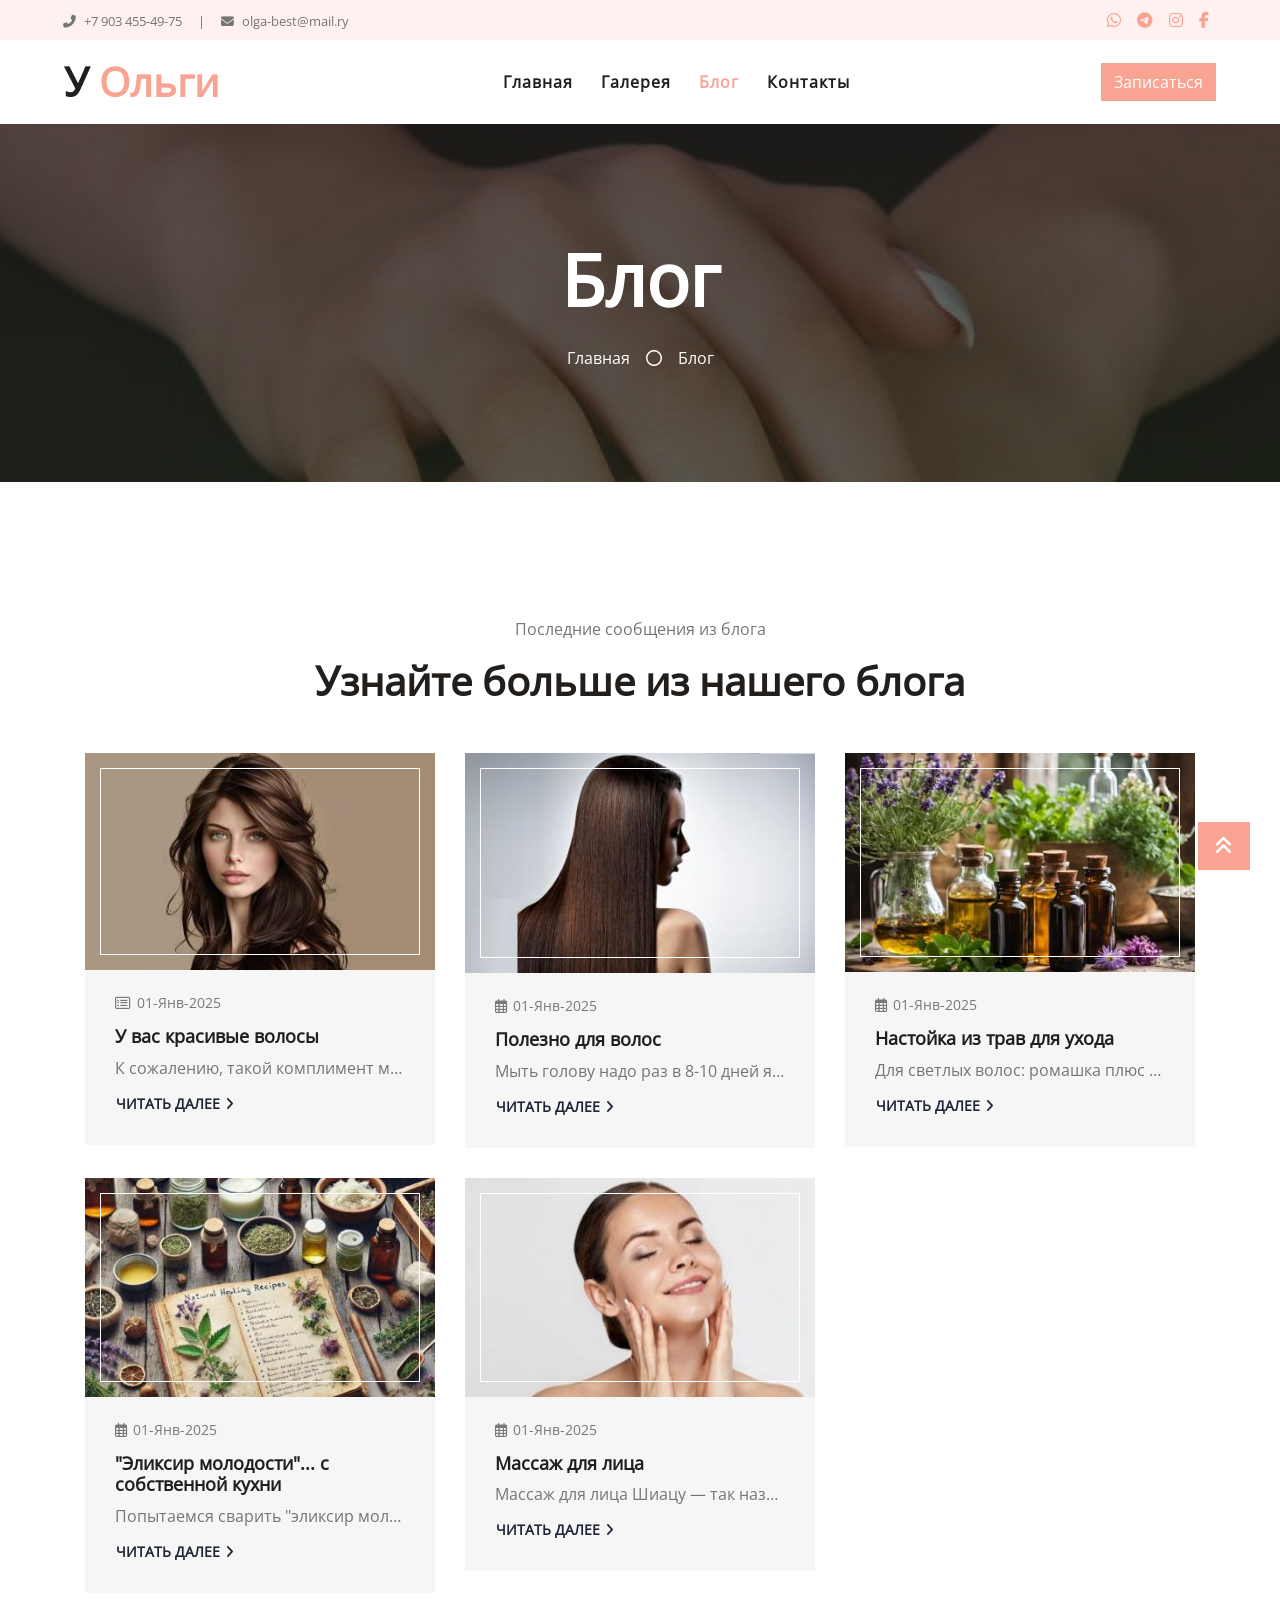
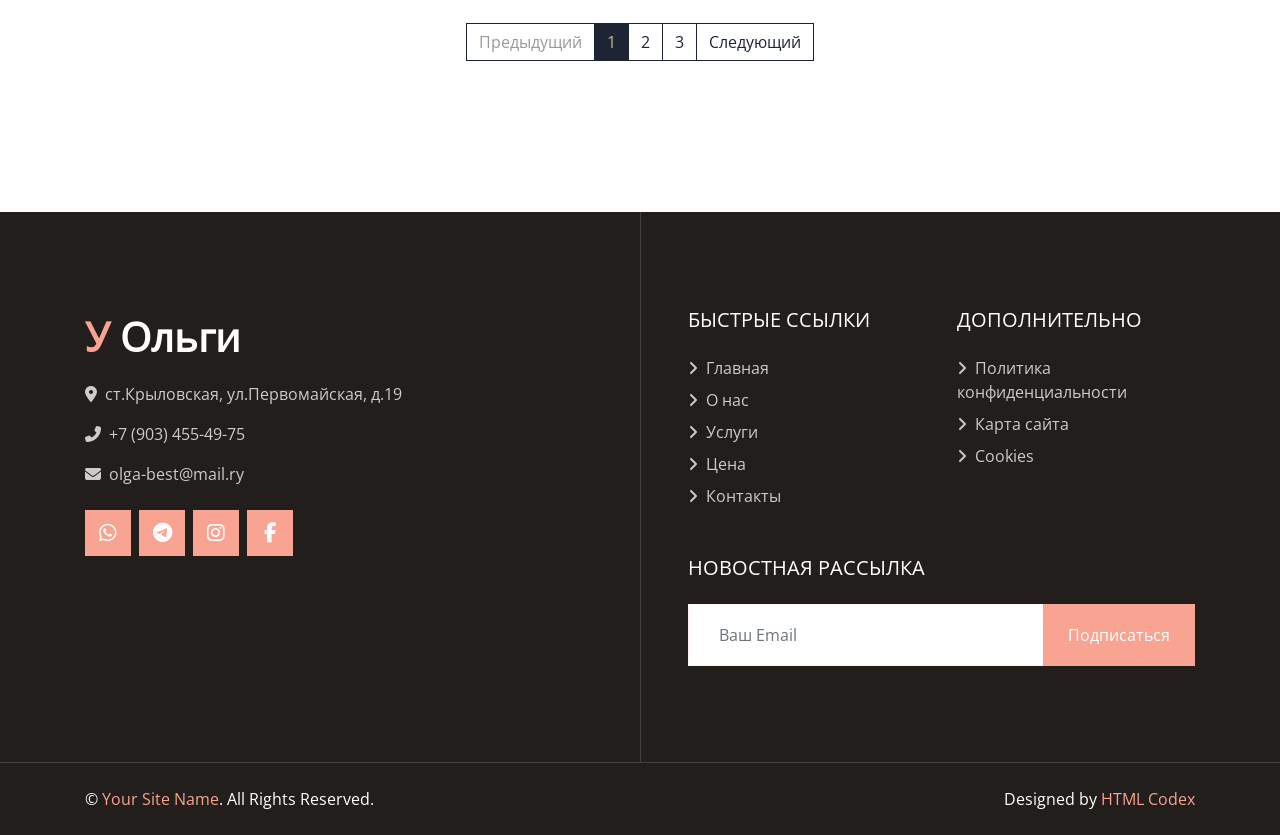
<file: blog.html>
<!DOCTYPE html>
<html lang="ru">
<head>
    <meta charset="utf-8">
    <title>Парикмахерская «У Ольги»</title>
    <meta content="width=device-width, initial-scale=1.0" name="viewport">
    <link rel="icon" href="img/favicon.ico">
    <link rel="stylesheet" href="webfonts/stylesheet.css"> 
    <link rel="stylesheet" href="css/all.min.css">
    <link rel="stylesheet" href="css/animate.min.css">
    <link rel="stylesheet" href="css/owl.carousel.min.css">
    <link rel="stylesheet" href="css/lightbox.min.css">
    <link href="css/style.css" rel="stylesheet">
</head>

<body>
    <!-- Topbar Start -->
    <div class="container-fluid bg-light d-none d-lg-block">
        <div class="row py-2 px-lg-5">
            <div class="col-lg-6 text-left mb-2 mb-lg-0">
                <div class="d-inline-flex align-items-center">
                    <small><i class="fa fa-phone-alt mr-2"></i>+7 903 455-49-75</small>
                    <small class="px-3">|</small>
                    <small><i class="fa fa-envelope mr-2"></i>olga-best@mail.ry</small>
                </div>
            </div>
            
            <div class="col-lg-6 text-right">
                <div class="d-inline-flex align-items-center">
                    <a class="text-primary px-2" href="https://www.whatsapp.com">
                        <i class="fab fa-whatsapp"></i>
                    </a>
                    <a class="text-primary px-2" href="https://web.telegram.org">
                        <i class="fab fa-telegram"></i>
                    </a>
                    <a class="text-primary px-2" href="https://www.instagram.com">
                        <i class="fab fa-instagram"></i>
                    </a>
                    <a class="text-primary px-2" href="https://www.facebook.com">
                        <i class="fab fa-facebook-f"></i>
                    </a>
                </div>
            </div>
        </div>
    </div>
    <!-- Topbar End -->

    <!-- Navbar Start -->
    <div class="container-fluid p-0">
        <nav class="navbar navbar-expand-lg bg-white navbar-light py-3 py-lg-0 px-lg-5">
            <a href="index.html" class="navbar-brand ml-lg-3">
                <h1 class="m-0 text-primary"><span class="text-dark">У</span> Ольги</h1>
            </a>
            <button type="button" class="navbar-toggler" data-toggle="collapse" data-target="#navbarCollapse">
                <span class="navbar-toggler-icon"></span>
            </button>
            <div class="collapse navbar-collapse justify-content-between px-lg-3" id="navbarCollapse">
                <div class="navbar-nav m-auto py-0">
                    <a href="index.html" class="nav-item nav-link">Главная</a>
                    <a href="portfolio.html" class="nav-item nav-link">Галерея</a>
                    <a href="blog.html" class="nav-item nav-link active">Блог</a>
                    <a href="contact.html" class="nav-item nav-link">Контакты</a>
                </div>
                <a href="" class="btn btn-primary d-none d-lg-block">Записаться</a>
            </div>
        </nav>
    </div>
    <!-- Navbar End -->

    <!-- Header Start -->
    <div class="jumbotron jumbotron-fluid bg-jumbotron" style="margin-bottom: 90px;">
        <div class="container text-center py-5">
            <h3 class="text-white display-3 mb-4">Блог</h3>
            <div class="d-inline-flex align-items-center text-white">
                <p class="m-0"><a class="text-white" href="index.html">Главная</a></p>
                <i class="far fa-circle px-3"></i>
                <p class="m-0">Блог</p>
            </div>
        </div>
    </div>
    <!-- Header End -->

    <!-- Blog Start -->
    <div class="blog">
        <div class="container">
            <div class="section-header text-center">
                <p>Последние сообщения из блога</p>
                <h1>Узнайте больше из нашего блога</h1>
            </div>
            <div class="row blog-page">
                <div class="col-lg-4 col-md-6">
                    <div class="blog-item">
                        <div class="blog-img">
                            <img src="img/blog-1.jpg" alt="Blog">
                        </div>
                        <div class="blog-meta">
                            <i class="fa fa-list-alt"></i>
                            <p>01-Янв-2025</p>
                        </div>
                        <div class="blog-text">
                            <h2>У вас красивые волосы</h2>
                            <p>
                                К сожалению, такой комплимент мы слышим нечасто. Почему? Ну, во-первых, правильно ли вы моете голову?
                            </p>
                            <a class="btn" href="blog-single_01.html">Читать далее<i class="fa fa-angle-right"></i></a>
                        </div>
                    </div>
                </div>
                <div class="col-lg-4 col-md-6">
                    <div class="blog-item">
                        <div class="blog-img">
                            <img src="img/blog-2.jpg" alt="Blog">
                        </div>
                        <div class="blog-meta">
                            <i class="fa fa-calendar-alt"></i>
                            <p>01-Янв-2025</p>
                        </div>
                        <div class="blog-text">
                            <h2>Полезно для волос</h2>
                            <p>
                                Мыть голову надо раз в 8-10 дней яйцом. Разбейте с стакан 1 яйцо и 1 желток, налейте теплой воды...
                            </p>
                            <a class="btn" href="blog-single_02.html">Читать далее<i class="fa fa-angle-right"></i></a>
                        </div>
                    </div>
                </div>
                <div class="col-lg-4 col-md-6">
                    <div class="blog-item">
                        <div class="blog-img">
                            <img src="img/blog-3.jpg" alt="Blog">
                        </div>
                        <div class="blog-meta">
                            <i class="fa fa-calendar-alt"></i>
                            <p>01-Янв-2025</p>
                        </div>
                        <div class="blog-text">
                            <h2>Настойка из трав для ухода</h2>
                            <p>
                                Для светлых волос: ромашка плюс розмарин. Ложку ромашки и ложку розмарина залейте 3 стакана водки
                            </p>
                            <a class="btn" href="blog-single_03.html">Читать далее<i class="fa fa-angle-right"></i></a>
                        </div>
                    </div>
                </div>
                <div class="col-lg-4 col-md-6">
                    <div class="blog-item">
                        <div class="blog-img">
                            <img src="img/blog-4.jpg" alt="Blog">
                        </div>
                        <div class="blog-meta">
                            <i class="fa fa-calendar-alt"></i>
                            <p>01-Янв-2025</p>
                        </div>
                        <div class="blog-text">
                            <h2>"Эликсир молодости"... с собственной кухни</h2>
                            <p>
                                Попытаемся сварить "эликсир молодости”! Вот несколько рецептов.
                            </p>
                            <a class="btn" href="blog-single_04.html">Читать далее<i class="fa fa-angle-right"></i></a>
                        </div>
                    </div>
                </div>
                <div class="col-lg-4 col-md-6">
                    <div class="blog-item">
                        <div class="blog-img">
                            <img src="img/blog-5.jpg" alt="Blog">
                        </div>
                        <div class="blog-meta">
                            <i class="fa fa-calendar-alt"></i>
                            <p>01-Янв-2025</p>
                        </div>
                        <div class="blog-text">
                            <h2>Массаж для лица</h2>
                            <p>
                                Массаж для лица Шиацу — так называют японки каждодневный массаж для лица, который они используют издавна
                            </p>
                            <a class="btn" href="blog-single_05.html">Читать далее<i class="fa fa-angle-right"></i></a>
                        </div>
                    </div>
                </div>
            </div>
            <div class="row">
                <div class="col-12">
                    <ul class="pagination justify-content-center">
                        <li class="page-item disabled"><a class="page-link" href="#">Предыдущий</a></li>
                            <li class="page-item active"><a class="page-link" href="#">1</a></li>
                            <li class="page-item"><a class="page-link" href="#">2</a></li>
                            <li class="page-item"><a class="page-link" href="#">3</a></li>
                            <li class="page-item"><a class="page-link" href="#">Следующий</a></li>
                    </ul> 
                </div>
            </div>
        </div>
    </div>
    <!-- Blog End -->
   
    <!-- Footer Start -->
    <!-- Footer Start -->
    <div class="footer container-fluid position-relative bg-dark py-5" style="margin-top: 90px;">
        <div class="container pt-5">
            <div class="row">
                <div class="col-lg-6 pr-lg-5 mb-5">
                    <a href="index.html" class="navbar-brand">
                        <h1 class="mb-3 text-white"><span class="text-primary">У </span>Ольги</h1>
                    </a>
                    <!-- <p>Aliquyam sed elitr elitr erat sed diam ipsum eirmod eos lorem nonumy. Tempor sea ipsum diam  sed clita dolore eos dolores magna erat dolore sed stet justo et dolor.</p> -->
                    <p><i class="fa fa-map-marker-alt mr-2"></i>ст.Крыловская, ул.Первомайская, д.19</p>
                    <p><i class="fa fa-phone-alt mr-2"></i>+7 (903) 455-49-75</p>
                    <p><i class="fa fa-envelope mr-2"></i>olga-best@mail.ry</p>
                    <div class="d-flex justify-content-start mt-4">
                        <a class="btn btn-lg btn-primary btn-lg-square mr-2" href="https://www.whatsapp.com"><i class="fab fa-whatsapp"></i></a>
                        <a class="btn btn-lg btn-primary btn-lg-square mr-2" href="https://web.telegram.org"><i class="fab fa-telegram"></i></a>
                        <a class="btn btn-lg btn-primary btn-lg-square mr-2" href="https://www.instagram.com"><i class="fab fa-instagram"></i></a>
                        <a class="btn btn-lg btn-primary btn-lg-square" href="https://www.facebook.com"><i class="fab fa-facebook-f"></i></a>
                    </div>
                </div>
                <div class="col-lg-6 pl-lg-5">
                    <div class="row">
                        <div class="col-sm-6 mb-5">
                            <h5 class="text-white text-uppercase mb-4">Быстрые ссылки</h5>
                            <div class="d-flex flex-column justify-content-start">
                                <a class="text-white-50 mb-2" href="index.html"><i class="fa fa-angle-right mr-2"></i>Главная</a>
                                <a class="text-white-50 mb-2" href="about.html"><i class="fa fa-angle-right mr-2"></i>О нас</a>
                                <a class="text-white-50 mb-2" href="service.html"><i class="fa fa-angle-right mr-2"></i>Услуги</a>
                                <a class="text-white-50 mb-2" href="price.html"><i class="fa fa-angle-right mr-2"></i>Цена</a>
                                <a class="text-white-50" href="contact.html"><i class="fa fa-angle-right mr-2"></i>Контакты</a>
                            </div>
                        </div>
                        <div class="col-sm-6 mb-5">
                            <h5 class="text-white text-uppercase mb-4">Дополнительно</h5>
                            <div class="d-flex flex-column justify-content-start">
                                <a class="text-white-50 mb-2" href="#"><i class="fa fa-angle-right mr-2"></i>Политика конфиденциальности</a>
                                <a class="text-white-50 mb-2" href="#"><i class="fa fa-angle-right mr-2"></i>Карта сайта</a>
                                <a class="text-white-50 mb-2" href="#"><i class="fa fa-angle-right mr-2"></i>Cookies</a>
                            </div>
                        </div>
                        <div class="col-sm-12 mb-5">
                            <h5 class="text-white text-uppercase mb-4">Новостная рассылка</h5>
                            <div class="w-100">
                                <div class="input-group">
                                    <input type="text" class="form-control border-light" style="padding: 30px;" placeholder="Ваш Email">
                                    <div class="input-group-append">
                                        <button class="btn btn-primary px-4">Подписаться</button>
                                    </div>
                                </div>
                            </div>
                        </div>
                    </div>
                </div>
            </div>
        </div>
    </div>
    <div class="container-fluid bg-dark text-light border-top py-4" style="border-color: rgba(256, 256, 256, .15) !important;">
        <div class="container">
            <div class="row">
                <div class="col-md-6 text-center text-md-left mb-3 mb-md-0">
                    <p class="m-0 text-white">&copy; <a href="#">Your Site Name</a>. All Rights Reserved.</p>
                </div>
                <div class="col-md-6 text-center text-md-right">
                    <p class="m-0 text-white">Designed by <a href="https://htmlcodex.com">HTML Codex</a></p>
                </div>
            </div>
        </div>
    </div>
    <!-- Footer End -->


    <!-- Back to Top -->
    <a href="#" class="btn btn-lg btn-primary back-to-top"><i class="fa fa-angle-double-up"></i></a>


    <!-- JavaScript Libraries -->
    <script src="https://code.jquery.com/jquery-3.4.1.min.js"></script>
    <script src="https://stackpath.bootstrapcdn.com/bootstrap/4.4.1/js/bootstrap.bundle.min.js"></script>
    <script src="lib/easing/easing.min.js"></script>
    <script src="lib/waypoints/waypoints.min.js"></script>
    <script src="lib/counterup/counterup.min.js"></script>
    <script src="lib/owlcarousel/owl.carousel.min.js"></script>
    <script src="lib/tempusdominus/js/moment.min.js"></script>
    <script src="lib/tempusdominus/js/moment-timezone.min.js"></script>
    <script src="lib/tempusdominus/js/tempusdominus-bootstrap-4.min.js"></script>

    <!-- Contact Javascript File -->
    <script src="mail/jqBootstrapValidation.min.js"></script>
    <script src="mail/contact.js"></script>

    <!-- Template Javascript -->
    <script src="js/main.js"></script>
</body>

</html>
</file>
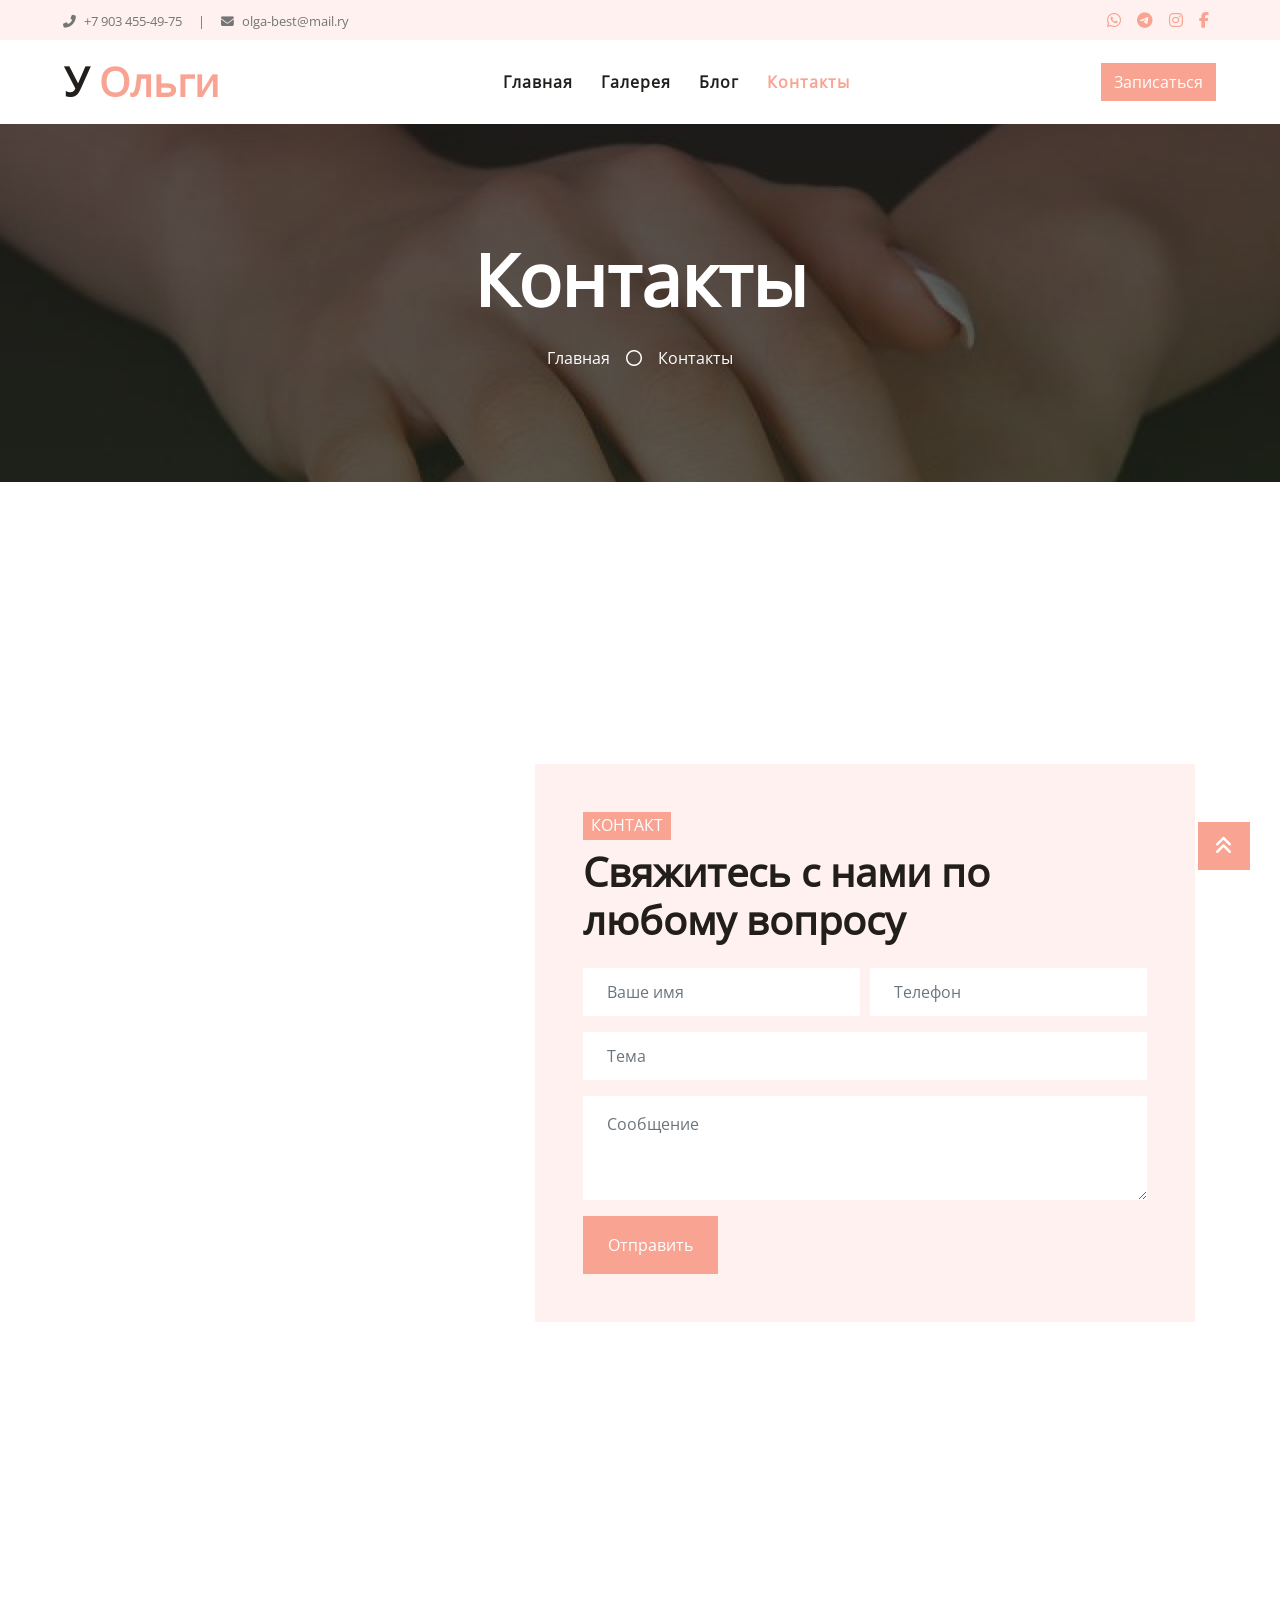
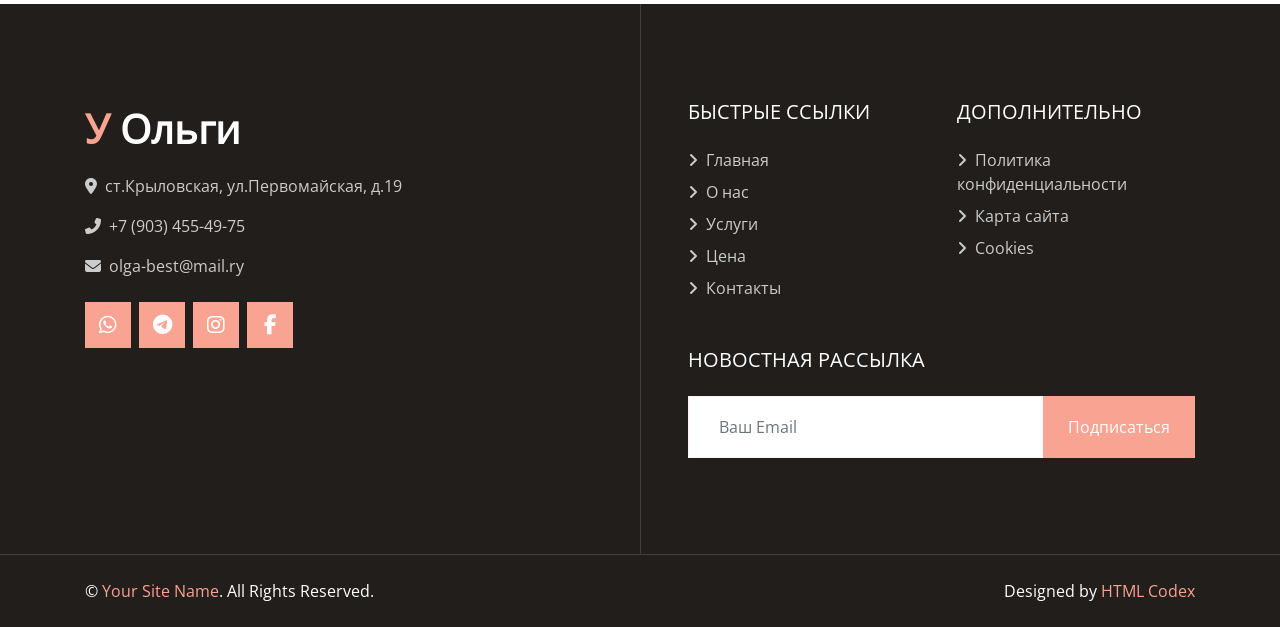
<file: contact.html>
<!DOCTYPE html>
<html lang="ru">

<head>
    <meta charset="utf-8">
    <title>Парикмахерская «У Ольги»</title>
    <meta content="width=device-width, initial-scale=1.0" name="viewport">
    <link rel="icon" href="img/favicon.ico">
    <link rel="stylesheet" href="webfonts/stylesheet.css"> 
    <link rel="stylesheet" href="css/all.min.css">
    <link rel="stylesheet" href="css/animate.min.css">
    <link rel="stylesheet" href="css/owl.carousel.min.css">
    <link href="css/style.css" rel="stylesheet">
</head>

<body>
    <!-- Topbar Start -->
    <div class="container-fluid bg-light d-none d-lg-block">
        <div class="row py-2 px-lg-5">
            <div class="col-lg-6 text-left mb-2 mb-lg-0">
                <div class="d-inline-flex align-items-center">
                    <small><i class="fa fa-phone-alt mr-2"></i>+7 903 455-49-75</small>
                    <small class="px-3">|</small>
                    <small><i class="fa fa-envelope mr-2"></i>olga-best@mail.ry</small>
                </div>
            </div>
            
            <div class="col-lg-6 text-right">
                <div class="d-inline-flex align-items-center">
                    <a class="text-primary px-2" href="https://www.whatsapp.com">
                        <i class="fab fa-whatsapp"></i>
                    </a>
                    <a class="text-primary px-2" href="https://web.telegram.org">
                        <i class="fab fa-telegram"></i>
                    </a>
                    <a class="text-primary px-2" href="https://www.instagram.com">
                        <i class="fab fa-instagram"></i>
                    </a>
                    <a class="text-primary px-2" href="https://www.facebook.com">
                        <i class="fab fa-facebook-f"></i>
                    </a>
                </div>
            </div>
        </div>
    </div>
    <!-- Topbar End -->


    <!-- Navbar Start -->
    <div class="container-fluid p-0">
        <nav class="navbar navbar-expand-lg bg-white navbar-light py-3 py-lg-0 px-lg-5">
            <a href="index.html" class="navbar-brand ml-lg-3">
                <h1 class="m-0 text-primary"><span class="text-dark">У</span> Ольги</h1>
            </a>
            <button type="button" class="navbar-toggler" data-toggle="collapse" data-target="#navbarCollapse">
                <span class="navbar-toggler-icon"></span>
            </button>
            <div class="collapse navbar-collapse justify-content-between px-lg-3" id="navbarCollapse">
                <div class="navbar-nav m-auto py-0">
                    <a href="index.html" class="nav-item nav-link">Главная</a>
                    <a href="#" class="nav-item nav-link">Галерея</a>
                    <a href="blog.html" class="nav-item nav-link">Блог</a>
                    <a href="contact.html" class="nav-item nav-link active">Контакты</a>
                </div>
                <a href="" class="btn btn-primary d-none d-lg-block">Записаться</a>
            </div>
        </nav>
    </div>
    <!-- Navbar End -->


    <!-- Header Start -->
    <div class="jumbotron jumbotron-fluid bg-jumbotron" style="margin-bottom: 90px;">
        <div class="container text-center py-5">
            <h3 class="text-white display-3 mb-4">Контакты</h3>
            <div class="d-inline-flex align-items-center text-white">
                <p class="m-0"><a class="text-white" href="index.html">Главная</a></p>
                <i class="far fa-circle px-3"></i>
                <p class="m-0">Контакты</p>
            </div>
        </div>
    </div>
    <!-- Header End -->


    <!-- Contact Start -->
    <div class="container-fluid py-5">
        <div class="container py-5">
            <div class="row">
                <div class="col-lg-6" style="min-height: 500px;">
                    <div class="position-relative h-100">
                        <iframe src="https://yandex.ru/map-widget/v1/?um=constructor%3Abb6381b7d2a0bff710a0cedd7a9e9c95d88928b3d9b760e8ff320a06719cdd9c&amp;source=constructor" width="540" height="720" frameborder="0">
                        </iframe>
                    </div>
                </div>
                <div class="col-lg-6 pt-5 pb-lg-5">
                    <div class="contact-form bg-light p-4 p-lg-5 my-lg-5">
                        <h6 class="d-inline-block text-white text-uppercase bg-primary py-1 px-2">Контакт</h6>
                        <h1 class="mb-4">Свяжитесь с нами по любому вопросу</h1>
                        <div id="success"></div>
                        <form name="sentMessage" id="contactForm" novalidate="novalidate">
                            <div class="form-row">
                                <div class="col-sm-6 control-group">
                                    <input type="text" class="form-control border-0 p-4" id="name" placeholder="Ваше имя"
                                        required="required" data-validation-required-message="Пожалуйста, введите Ваше имя" />
                                    <p class="help-block text-danger"></p>
                                </div>
                                <div class="col-sm-6 control-group">
                                    <input type="tel" class="form-control border-0 p-4" id="email" placeholder="Телефон"
                                        required="required" data-validation-required-message="Пожалуйста, введите Ваш телефон" />
                                    <p class="help-block text-danger"></p>
                                </div>
                            </div>
                            <div class="control-group">
                                <input type="text" class="form-control border-0 p-4" id="subject" placeholder="Тема"
                                    required="required" data-validation-required-message="Пожалуйста, введите тему сообщения" />
                                <p class="help-block text-danger"></p>
                            </div>
                            <div class="control-group">
                                <textarea class="form-control border-0 py-3 px-4" rows="3" id="message" placeholder="Сообщение"
                                    required="required"
                                    data-validation-required-message="Пожалуйста, введите Ваше сообщение"></textarea>
                                <p class="help-block text-danger"></p>
                            </div>
                            <div>
                                <button class="btn btn-primary py-3 px-4" type="submit" id="sendMessageButton">Отправить</button>
                            </div>
                        </form>
                    </div>
                </div>
            </div>
        </div>
    </div>
    <!-- Contact End -->


    <!-- Footer Start -->
    <div class="footer container-fluid position-relative bg-dark py-5" style="margin-top: 90px;">
        <div class="container pt-5">
            <div class="row">
                <div class="col-lg-6 pr-lg-5 mb-5">
                    <a href="index.html" class="navbar-brand">
                        <h1 class="mb-3 text-white"><span class="text-primary">У </span>Ольги</h1>
                    </a>
                    <!-- <p>Aliquyam sed elitr elitr erat sed diam ipsum eirmod eos lorem nonumy. Tempor sea ipsum diam  sed clita dolore eos dolores magna erat dolore sed stet justo et dolor.</p> -->
                    <p><i class="fa fa-map-marker-alt mr-2"></i>ст.Крыловская, ул.Первомайская, д.19</p>
                    <p><i class="fa fa-phone-alt mr-2"></i>+7 (903) 455-49-75</p>
                    <p><i class="fa fa-envelope mr-2"></i>olga-best@mail.ry</p>
                    <div class="d-flex justify-content-start mt-4">
                        <a class="btn btn-lg btn-primary btn-lg-square mr-2" href="https://www.whatsapp.com"><i class="fab fa-whatsapp"></i></a>
                        <a class="btn btn-lg btn-primary btn-lg-square mr-2" href="https://web.telegram.org"><i class="fab fa-telegram"></i></a>
                        <a class="btn btn-lg btn-primary btn-lg-square mr-2" href="https://www.instagram.com"><i class="fab fa-instagram"></i></a>
                        <a class="btn btn-lg btn-primary btn-lg-square" href="https://www.facebook.com"><i class="fab fa-facebook-f"></i></a>
                    </div>
                </div>
                <div class="col-lg-6 pl-lg-5">
                    <div class="row">
                        <div class="col-sm-6 mb-5">
                            <h5 class="text-white text-uppercase mb-4">Быстрые ссылки</h5>
                            <div class="d-flex flex-column justify-content-start">
                                <a class="text-white-50 mb-2" href="index.html"><i class="fa fa-angle-right mr-2"></i>Главная</a>
                                <a class="text-white-50 mb-2" href="about.html"><i class="fa fa-angle-right mr-2"></i>О нас</a>
                                <a class="text-white-50 mb-2" href="service.html"><i class="fa fa-angle-right mr-2"></i>Услуги</a>
                                <a class="text-white-50 mb-2" href="price.html"><i class="fa fa-angle-right mr-2"></i>Цена</a>
                                <a class="text-white-50" href="contact.html"><i class="fa fa-angle-right mr-2"></i>Контакты</a>
                            </div>
                        </div>
                        <div class="col-sm-6 mb-5">
                            <h5 class="text-white text-uppercase mb-4">Дополнительно</h5>
                            <div class="d-flex flex-column justify-content-start">
                                <a class="text-white-50 mb-2" href="#"><i class="fa fa-angle-right mr-2"></i>Политика конфиденциальности</a>
                                <a class="text-white-50 mb-2" href="#"><i class="fa fa-angle-right mr-2"></i>Карта сайта</a>
                                <a class="text-white-50 mb-2" href="#"><i class="fa fa-angle-right mr-2"></i>Cookies</a>
                            </div>
                        </div>
                        <div class="col-sm-12 mb-5">
                            <h5 class="text-white text-uppercase mb-4">Новостная рассылка</h5>
                            <div class="w-100">
                                <div class="input-group">
                                    <input type="text" class="form-control border-light" style="padding: 30px;" placeholder="Ваш Email">
                                    <div class="input-group-append">
                                        <button class="btn btn-primary px-4">Подписаться</button>
                                    </div>
                                </div>
                            </div>
                        </div>
                    </div>
                </div>
            </div>
        </div>
    </div>
    <div class="container-fluid bg-dark text-light border-top py-4" style="border-color: rgba(256, 256, 256, .15) !important;">
        <div class="container">
            <div class="row">
                <div class="col-md-6 text-center text-md-left mb-3 mb-md-0">
                    <p class="m-0 text-white">&copy; <a href="#">Your Site Name</a>. All Rights Reserved.</p>
                </div>
                <div class="col-md-6 text-center text-md-right">
                    <p class="m-0 text-white">Designed by <a href="https://htmlcodex.com">HTML Codex</a></p>
                </div>
            </div>
        </div>
    </div>
    <!-- Footer End -->


    <!-- Back to Top -->
    <a href="#" class="btn btn-lg btn-primary back-to-top"><i class="fa fa-angle-double-up"></i></a>


    <!-- JavaScript Libraries -->
    <script src="https://code.jquery.com/jquery-3.4.1.min.js"></script>
    <script src="https://stackpath.bootstrapcdn.com/bootstrap/4.4.1/js/bootstrap.bundle.min.js"></script>
    <script src="lib/easing/easing.min.js"></script>
    <script src="lib/waypoints/waypoints.min.js"></script>
    <script src="lib/counterup/counterup.min.js"></script>
    <script src="lib/owlcarousel/owl.carousel.min.js"></script>
    <script src="lib/tempusdominus/js/moment.min.js"></script>
    <script src="lib/tempusdominus/js/moment-timezone.min.js"></script>
    <script src="lib/tempusdominus/js/tempusdominus-bootstrap-4.min.js"></script>

    <!-- Contact Javascript File -->
    <script src="mail/jqBootstrapValidation.min.js"></script>
    <script src="mail/contact.js"></script>

    <!-- Template Javascript -->
    <script src="js/main.js"></script>
</body>

</html>
</file>
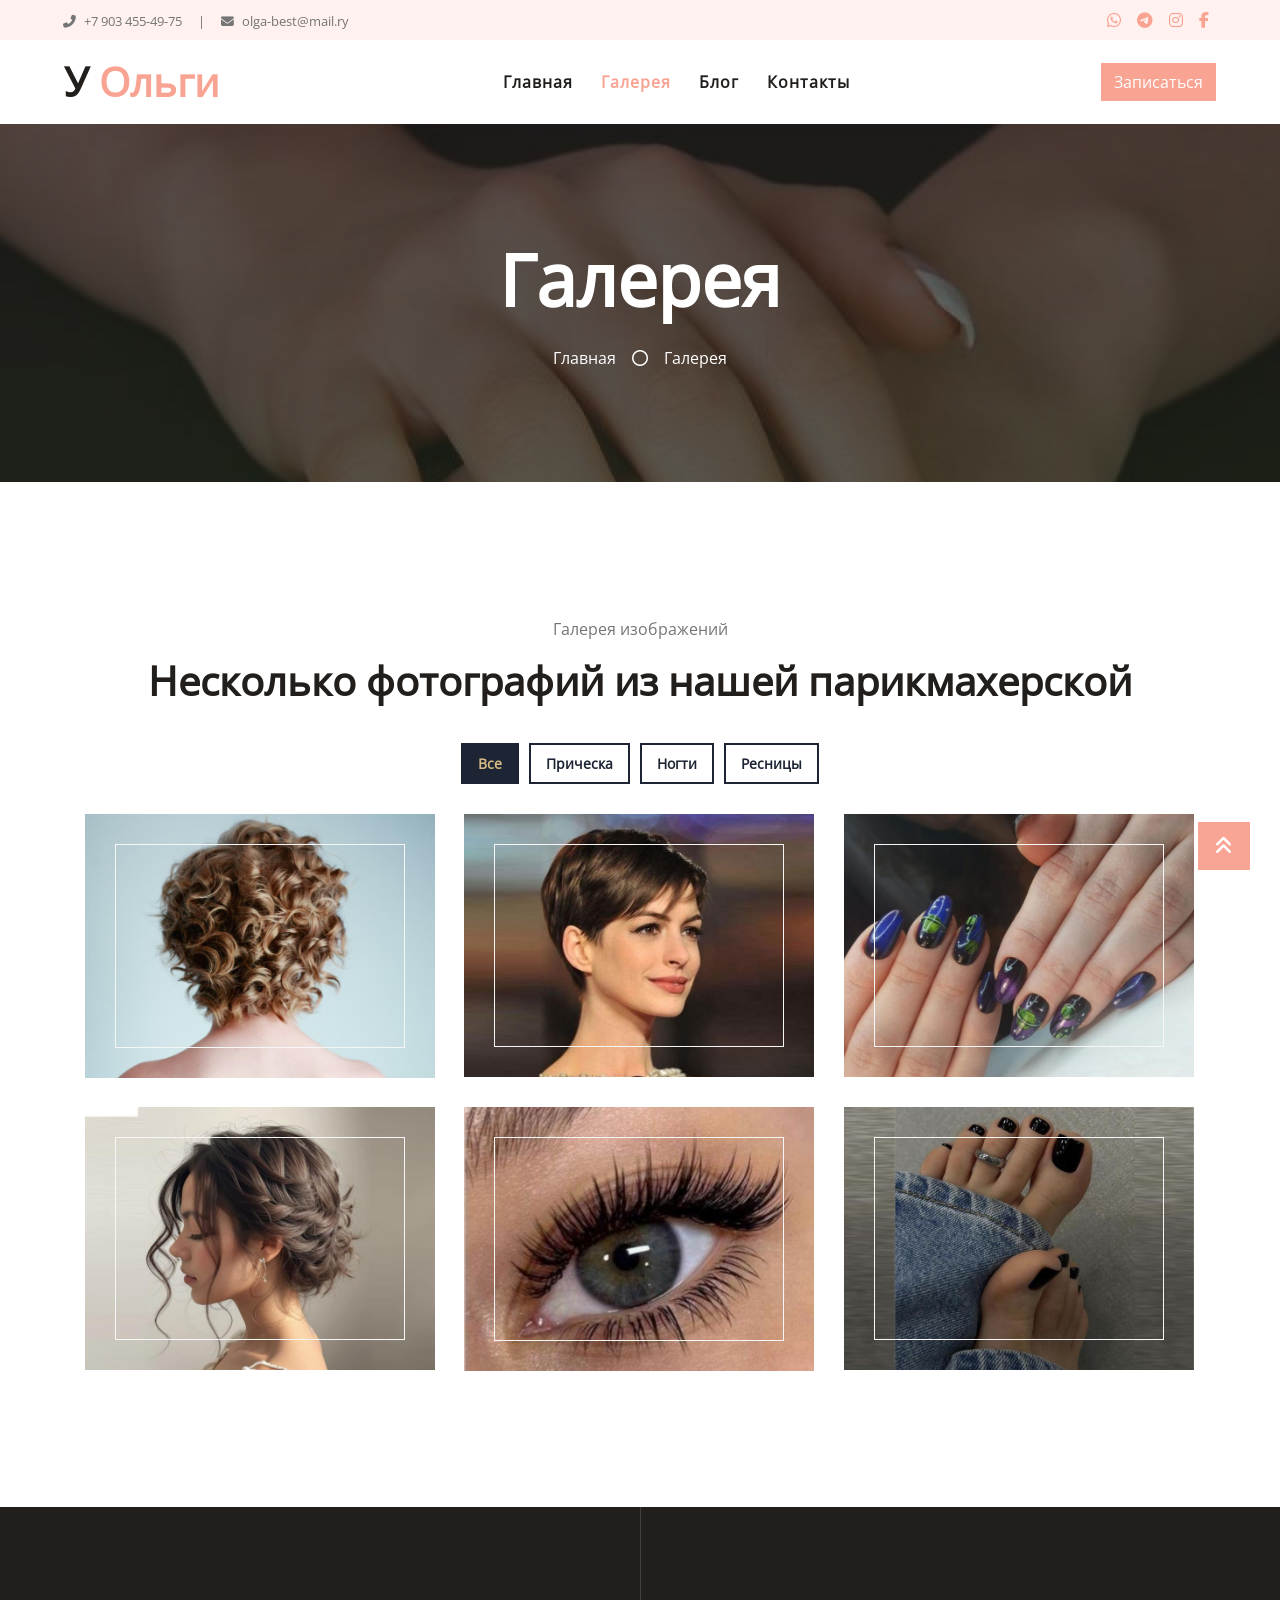
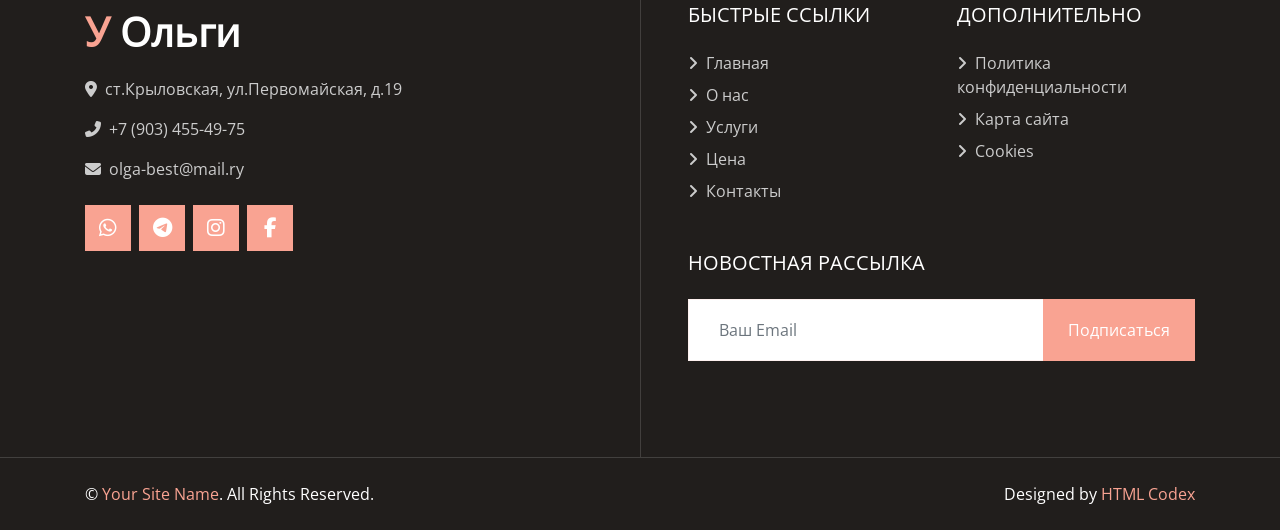
<file: portfolio.html>
<!DOCTYPE html>
<html lang="ru">
<head>
    <meta charset="utf-8">
    <title>Парикмахерская «У Ольги»</title>
    <meta content="width=device-width, initial-scale=1.0" name="viewport">
    <link rel="icon" href="img/favicon.ico">
    <link rel="stylesheet" href="webfonts/stylesheet.css"> 
    <link rel="stylesheet" href="css/all.min.css">
    <link rel="stylesheet" href="css/animate.min.css">
    <link rel="stylesheet" href="css/owl.carousel.min.css">
    <link rel="stylesheet" href="css/lightbox.min.css">
    <link href="css/style.css" rel="stylesheet">
</head>

<body>
    <!-- Topbar Start -->
    <div class="container-fluid bg-light d-none d-lg-block">
        <div class="row py-2 px-lg-5">
            <div class="col-lg-6 text-left mb-2 mb-lg-0">
                <div class="d-inline-flex align-items-center">
                    <small><i class="fa fa-phone-alt mr-2"></i>+7 903 455-49-75</small>
                    <small class="px-3">|</small>
                    <small><i class="fa fa-envelope mr-2"></i>olga-best@mail.ry</small>
                </div>
            </div>
            
            <div class="col-lg-6 text-right">
                <div class="d-inline-flex align-items-center">
                    <a class="text-primary px-2" href="https://www.whatsapp.com">
                        <i class="fab fa-whatsapp"></i>
                    </a>
                    <a class="text-primary px-2" href="https://web.telegram.org">
                        <i class="fab fa-telegram"></i>
                    </a>
                    <a class="text-primary px-2" href="https://www.instagram.com">
                        <i class="fab fa-instagram"></i>
                    </a>
                    <a class="text-primary px-2" href="https://www.facebook.com">
                        <i class="fab fa-facebook-f"></i>
                    </a>
                </div>
            </div>
        </div>
    </div>
    <!-- Topbar End -->

    <!-- Navbar Start -->
    <div class="container-fluid p-0">
        <nav class="navbar navbar-expand-lg bg-white navbar-light py-3 py-lg-0 px-lg-5">
            <a href="index.html" class="navbar-brand ml-lg-3">
                <h1 class="m-0 text-primary"><span class="text-dark">У</span> Ольги</h1>
            </a>
            <button type="button" class="navbar-toggler" data-toggle="collapse" data-target="#navbarCollapse">
                <span class="navbar-toggler-icon"></span>
            </button>
            <div class="collapse navbar-collapse justify-content-between px-lg-3" id="navbarCollapse">
                <div class="navbar-nav m-auto py-0">
                    <a href="index.html" class="nav-item nav-link">Главная</a>
                    <a href="portfolio.html" class="nav-item nav-link active">Галерея</a>
                    <a href="blog.html" class="nav-item nav-link">Блог</a>
                    <a href="contact.html" class="nav-item nav-link">Контакты</a>
                </div>
                <a href="" class="btn btn-primary d-none d-lg-block">Записаться</a>
            </div>
        </nav>
    </div>
    <!-- Navbar End -->

    <!-- Header Start -->
    <div class="jumbotron jumbotron-fluid bg-jumbotron" style="margin-bottom: 90px;">
        <div class="container text-center py-5">
            <h3 class="text-white display-3 mb-4">Галерея</h3>
            <div class="d-inline-flex align-items-center text-white">
                <p class="m-0"><a class="text-white" href="index.html">Главная</a></p>
                <i class="far fa-circle px-3"></i>
                <p class="m-0">Галерея</p>
            </div>
        </div>
    </div>
    <!-- Header End -->

    <!-- Partfolio Start -->
    <div class="portfolio">
        <div class="container">
            <div class="section-header text-center">
                <p>Галерея изображений</p>
                <h1>Несколько фотографий из нашей парикмахерской</h1>
            </div>
            <div class="row">
                <div class="col-12">
                    <ul id="portfolio-flters">
                        <li data-filter="*" class="filter-active">Все</li>
                        <li data-filter=".first">Прическа</li>
                        <li data-filter=".second">Ногти</li>
                        <li data-filter=".third">Ресницы</li>
                    </ul>
                </div>
            </div>
            <div class="row portfolio-container">
                <div class="col-lg-4 col-md-6 col-sm-12 portfolio-item first">
                    <div class="portfolio-wrap">
                        <a href="img/portfolio-1.jpg" data-lightbox="portfolio">
                            <img src="img/portfolio-1.jpg" alt="Portfolio Image">
                        </a>
                    </div>
                </div>
                <div class="col-lg-4 col-md-6 col-sm-12 portfolio-item first">
                    <div class="portfolio-wrap">
                        <a href="img/portfolio-2.jpg" data-lightbox="portfolio">
                            <img src="img/portfolio-2.jpg" alt="Portfolio Image">
                        </a>
                    </div>
                </div>
                <div class="col-lg-4 col-md-6 col-sm-12 portfolio-item second">
                    <div class="portfolio-wrap">
                        <a href="img/portfolio-3.jpg" data-lightbox="portfolio">
                            <img src="img/portfolio-3.jpg" alt="Portfolio Image">
                        </a>
                    </div>
                </div>
                <div class="col-lg-4 col-md-6 col-sm-12 portfolio-item first">
                    <div class="portfolio-wrap">
                        <a href="img/portfolio-4.jpg" data-lightbox="portfolio">
                            <img src="img/portfolio-4.jpg" alt="Portfolio Image">
                        </a>
                    </div>
                </div>
                <div class="col-lg-4 col-md-6 col-sm-12 portfolio-item third">
                    <div class="portfolio-wrap">
                        <a href="img/portfolio-5.jpg" data-lightbox="portfolio">
                            <img src="img/portfolio-5.jpg" alt="Portfolio Image">
                        </a>
                    </div>
                </div>
                <div class="col-lg-4 col-md-6 col-sm-12 portfolio-item second">
                    <div class="portfolio-wrap">
                        <a href="img/portfolio-6.jpg" data-lightbox="portfolio">
                            <img src="img/portfolio-6.jpg" alt="Portfolio Image">
                        </a>
                    </div>
                </div>
            </div>
        </div>
    </div>
    <!-- Partfolio  End -->
   
    <!-- Footer Start -->
    <div class="footer container-fluid position-relative bg-dark py-5" style="margin-top: 90px;">
        <div class="container pt-5">
            <div class="row">
                <div class="col-lg-6 pr-lg-5 mb-5">
                    <a href="index.html" class="navbar-brand">
                        <h1 class="mb-3 text-white"><span class="text-primary">У </span>Ольги</h1>
                    </a>
                    <!-- <p>Aliquyam sed elitr elitr erat sed diam ipsum eirmod eos lorem nonumy. Tempor sea ipsum diam  sed clita dolore eos dolores magna erat dolore sed stet justo et dolor.</p> -->
                    <p><i class="fa fa-map-marker-alt mr-2"></i>ст.Крыловская, ул.Первомайская, д.19</p>
                    <p><i class="fa fa-phone-alt mr-2"></i>+7 (903) 455-49-75</p>
                    <p><i class="fa fa-envelope mr-2"></i>olga-best@mail.ry</p>
                    <div class="d-flex justify-content-start mt-4">
                        <a class="btn btn-lg btn-primary btn-lg-square mr-2" href="https://www.whatsapp.com"><i class="fab fa-whatsapp"></i></a>
                        <a class="btn btn-lg btn-primary btn-lg-square mr-2" href="https://web.telegram.org"><i class="fab fa-telegram"></i></a>
                        <a class="btn btn-lg btn-primary btn-lg-square mr-2" href="https://www.instagram.com"><i class="fab fa-instagram"></i></a>
                        <a class="btn btn-lg btn-primary btn-lg-square" href="https://www.facebook.com"><i class="fab fa-facebook-f"></i></a>
                    </div>
                </div>
                <div class="col-lg-6 pl-lg-5">
                    <div class="row">
                        <div class="col-sm-6 mb-5">
                            <h5 class="text-white text-uppercase mb-4">Быстрые ссылки</h5>
                            <div class="d-flex flex-column justify-content-start">
                                <a class="text-white-50 mb-2" href="index.html"><i class="fa fa-angle-right mr-2"></i>Главная</a>
                                <a class="text-white-50 mb-2" href="about.html"><i class="fa fa-angle-right mr-2"></i>О нас</a>
                                <a class="text-white-50 mb-2" href="service.html"><i class="fa fa-angle-right mr-2"></i>Услуги</a>
                                <a class="text-white-50 mb-2" href="price.html"><i class="fa fa-angle-right mr-2"></i>Цена</a>
                                <a class="text-white-50" href="contact.html"><i class="fa fa-angle-right mr-2"></i>Контакты</a>
                            </div>
                        </div>
                        <div class="col-sm-6 mb-5">
                            <h5 class="text-white text-uppercase mb-4">Дополнительно</h5>
                            <div class="d-flex flex-column justify-content-start">
                                <a class="text-white-50 mb-2" href="#"><i class="fa fa-angle-right mr-2"></i>Политика конфиденциальности</a>
                                <a class="text-white-50 mb-2" href="#"><i class="fa fa-angle-right mr-2"></i>Карта сайта</a>
                                <a class="text-white-50 mb-2" href="#"><i class="fa fa-angle-right mr-2"></i>Cookies</a>
                            </div>
                        </div>
                        <div class="col-sm-12 mb-5">
                            <h5 class="text-white text-uppercase mb-4">Новостная рассылка</h5>
                            <div class="w-100">
                                <div class="input-group">
                                    <input type="text" class="form-control border-light" style="padding: 30px;" placeholder="Ваш Email">
                                    <div class="input-group-append">
                                        <button class="btn btn-primary px-4">Подписаться</button>
                                    </div>
                                </div>
                            </div>
                        </div>
                    </div>
                </div>
            </div>
        </div>
    </div>
    <div class="container-fluid bg-dark text-light border-top py-4" style="border-color: rgba(256, 256, 256, .15) !important;">
        <div class="container">
            <div class="row">
                <div class="col-md-6 text-center text-md-left mb-3 mb-md-0">
                    <p class="m-0 text-white">&copy; <a href="#">Your Site Name</a>. All Rights Reserved.</p>
                </div>
                <div class="col-md-6 text-center text-md-right">
                    <p class="m-0 text-white">Designed by <a href="https://htmlcodex.com">HTML Codex</a></p>
                </div>
            </div>
        </div>
    </div>
    <!-- Footer End -->


    <!-- Back to Top -->
    <a href="#" class="btn btn-lg btn-primary back-to-top"><i class="fa fa-angle-double-up"></i></a>


    <!-- JavaScript Libraries -->
    <script src="https://code.jquery.com/jquery-3.4.1.min.js"></script>
    <script src="https://stackpath.bootstrapcdn.com/bootstrap/4.4.1/js/bootstrap.bundle.min.js"></script>
    <script src="lib/easing/easing.min.js"></script>
    <script src="lib/waypoints/waypoints.min.js"></script>
    <script src="lib/counterup/counterup.min.js"></script>
    <script src="js/isotope.pkgd.min.js"></script>
    <script src="js/axios.min.js"></script>
    <script src="lib/owlcarousel/owl.carousel.min.js"></script>
    <script src="lib/tempusdominus/js/moment.min.js"></script>
    <script src="lib/tempusdominus/js/moment-timezone.min.js"></script>
    <script src="lib/tempusdominus/js/tempusdominus-bootstrap-4.min.js"></script>

    <!-- Contact Javascript File -->
    <script src="mail/jqBootstrapValidation.min.js"></script>
    <script src="mail/contact.js"></script>

    <!-- Template Javascript -->
    <script src="js/main.js"></script>
</body>

</html>
</file>
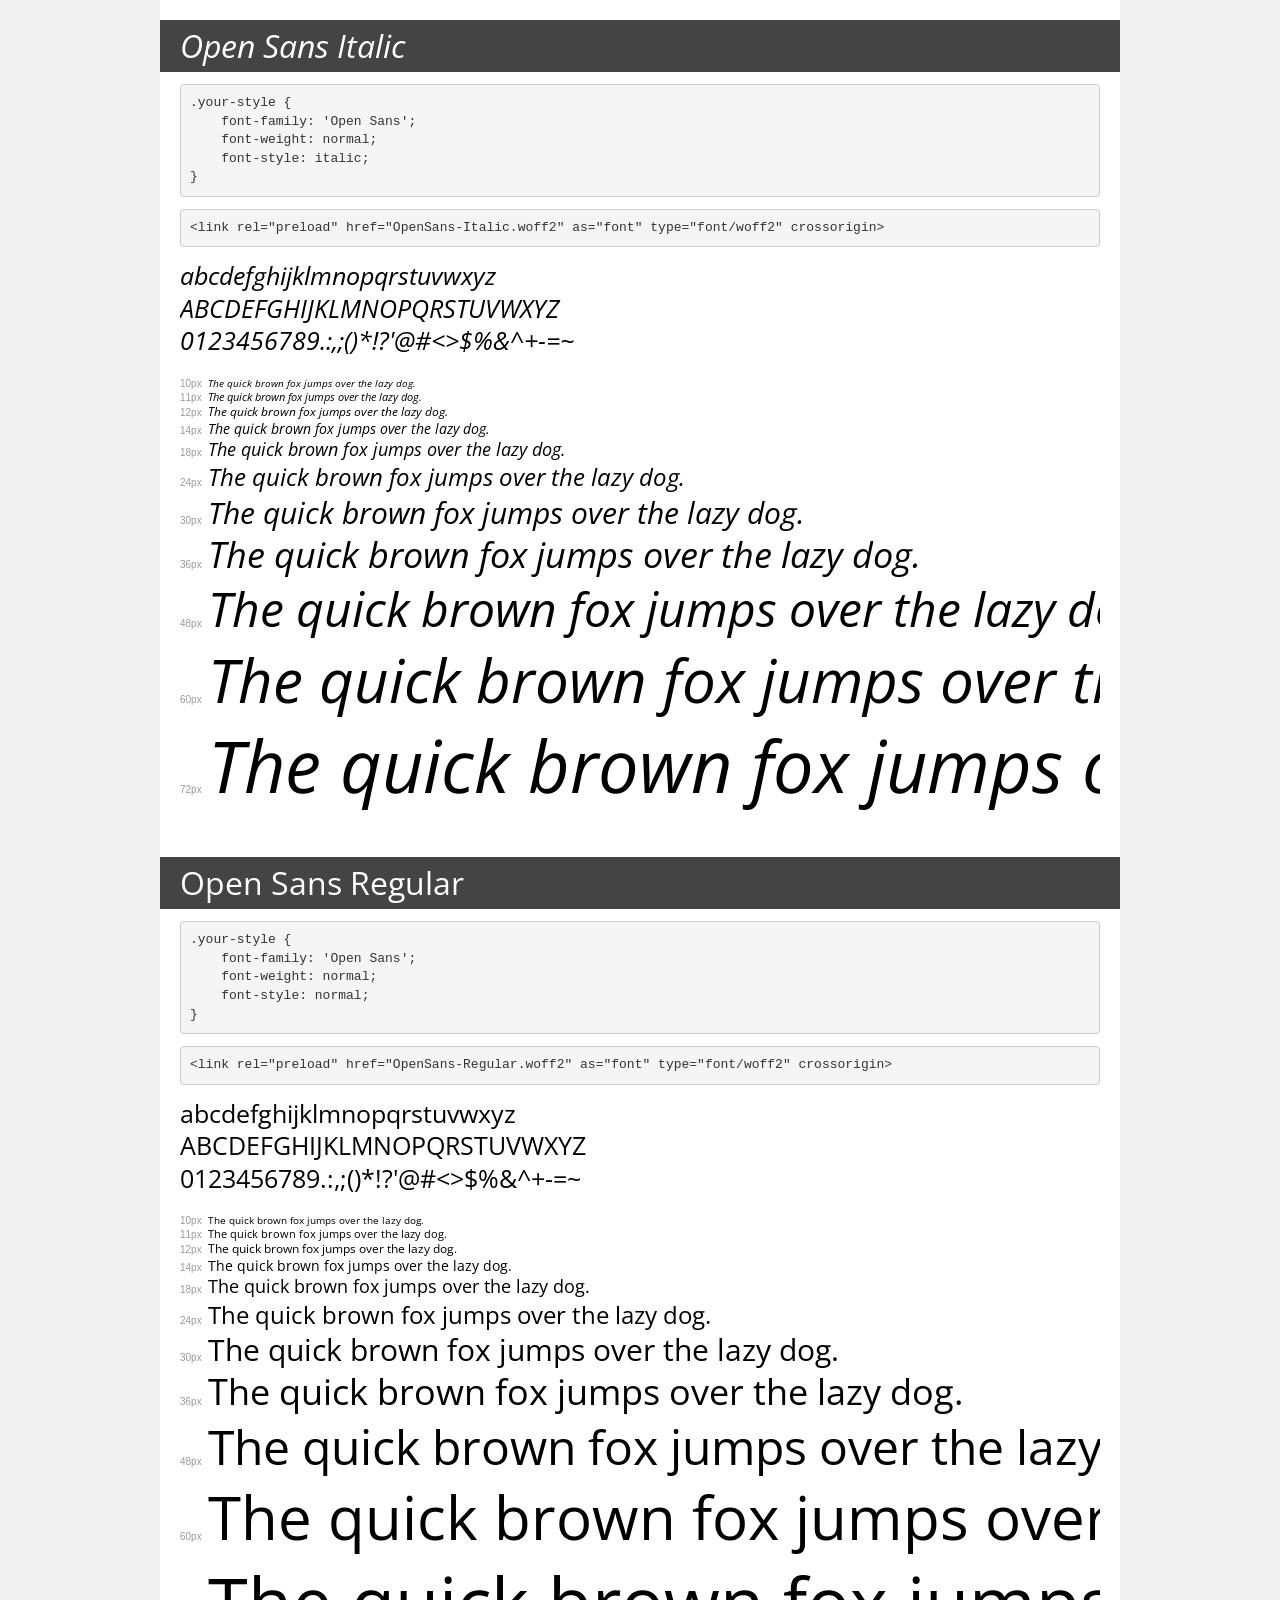
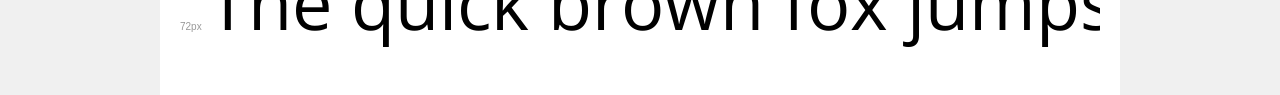
<file: webfonts/demo.html>
<!DOCTYPE html>
<html lang="en">
<head>
    <meta charset="utf-8">
    <meta http-equiv="X-UA-Compatible" content="IE=edge">
    <meta name="viewport" content="width=device-width, initial-scale=1">
    <meta name="robots" content="noindex, noarchive">
    <meta name="format-detection" content="telephone=no">
    <title>Transfonter demo</title>
    <link href="stylesheet.css" rel="stylesheet">
    <style>
        /*
        http://meyerweb.com/eric/tools/css/reset/
        v2.0 | 20110126
        License: none (public domain)
        */
        html, body, div, span, applet, object, iframe,
        h1, h2, h3, h4, h5, h6, p, blockquote, pre,
        a, abbr, acronym, address, big, cite, code,
        del, dfn, em, img, ins, kbd, q, s, samp,
        small, strike, strong, sub, sup, tt, var,
        b, u, i, center,
        dl, dt, dd, ol, ul, li,
        fieldset, form, label, legend,
        table, caption, tbody, tfoot, thead, tr, th, td,
        article, aside, canvas, details, embed,
        figure, figcaption, footer, header, hgroup,
        menu, nav, output, ruby, section, summary,
        time, mark, audio, video {
            margin: 0;
            padding: 0;
            border: 0;
            font-size: 100%;
            font: inherit;
            vertical-align: baseline;
        }
        /* HTML5 display-role reset for older browsers */
        article, aside, details, figcaption, figure,
        footer, header, hgroup, menu, nav, section {
            display: block;
        }
        body {
            line-height: 1;
        }
        ol, ul {
            list-style: none;
        }
        blockquote, q {
            quotes: none;
        }
        blockquote:before, blockquote:after,
        q:before, q:after {
            content: '';
            content: none;
        }
        table {
            border-collapse: collapse;
            border-spacing: 0;
        }
        /* demo styles */
        body {
            background: #f0f0f0;
            color: #000;
        }
        .page {
            background: #fff;
            width: 920px;
            margin: 0 auto;
            padding: 20px 20px 0 20px;
            overflow: hidden;
        }
        .font-container {
            overflow-x: auto;
            overflow-y: hidden;
            margin-bottom: 40px;
            line-height: 1.3;
            white-space: nowrap;
            padding-bottom: 5px;
        }
        h1 {
            position: relative;
            background: #444;
            font-size: 32px;
            color: #fff;
            padding: 10px 20px;
            margin: 0 -20px 12px -20px;
        }
        .letters {
            font-size: 25px;
            margin-bottom: 20px;
        }
        .s10:before {
            content: '10px';
        }
        .s11:before {
            content: '11px';
        }
        .s12:before {
            content: '12px';
        }
        .s14:before {
            content: '14px';
        }
        .s18:before {
            content: '18px';
        }
        .s24:before {
            content: '24px';
        }
        .s30:before {
            content: '30px';
        }
        .s36:before {
            content: '36px';
        }
        .s48:before {
            content: '48px';
        }
        .s60:before {
            content: '60px';
        }
        .s72:before {
            content: '72px';
        }
        .s10:before, .s11:before, .s12:before, .s14:before,
        .s18:before, .s24:before, .s30:before, .s36:before,
        .s48:before, .s60:before, .s72:before {
            font-family: Arial, sans-serif;
            font-size: 10px;
            font-weight: normal;
            font-style: normal;
            color: #999;
            padding-right: 6px;
        }
        pre {
            display: block;
            padding: 9px;
            margin: 0 0 12px;
            font-family: Monaco, Menlo, Consolas, "Courier New", monospace;
            font-size: 13px;
            line-height: 1.428571429;
            color: #333;
            font-weight: normal;
            font-style: normal;
            background-color: #f5f5f5;
            border: 1px solid #ccc;
            overflow-x: auto;
            border-radius: 4px;
        }
        /* responsive */
        @media (max-width: 959px) {
            .page {
                width: auto;
                margin: 0;
            }
        }
    </style>
</head>
<body>
<div class="page">
    <div class="demo">
        <h1 style="font-family: 'Open Sans'; font-weight: normal; font-style: italic;">Open Sans Italic</h1>
        <pre title="Usage">.your-style {
    font-family: 'Open Sans';
    font-weight: normal;
    font-style: italic;
}</pre>
        <pre title="Preload (optional)">
&lt;link rel=&quot;preload&quot; href=&quot;OpenSans-Italic.woff2&quot; as=&quot;font&quot; type=&quot;font/woff2&quot; crossorigin&gt;</pre>
        <div class="font-container" style="font-family: 'Open Sans'; font-weight: normal; font-style: italic;">
            <p class="letters">
                abcdefghijklmnopqrstuvwxyz<br>
ABCDEFGHIJKLMNOPQRSTUVWXYZ<br>
                0123456789.:,;()*!?'@#&lt;&gt;$%&^+-=~
            </p>
            <p class="s10" style="font-size: 10px;">The quick brown fox jumps over the lazy dog.</p>
            <p class="s11" style="font-size: 11px;">The quick brown fox jumps over the lazy dog.</p>
            <p class="s12" style="font-size: 12px;">The quick brown fox jumps over the lazy dog.</p>
            <p class="s14" style="font-size: 14px;">The quick brown fox jumps over the lazy dog.</p>
            <p class="s18" style="font-size: 18px;">The quick brown fox jumps over the lazy dog.</p>
            <p class="s24" style="font-size: 24px;">The quick brown fox jumps over the lazy dog.</p>
            <p class="s30" style="font-size: 30px;">The quick brown fox jumps over the lazy dog.</p>
            <p class="s36" style="font-size: 36px;">The quick brown fox jumps over the lazy dog.</p>
            <p class="s48" style="font-size: 48px;">The quick brown fox jumps over the lazy dog.</p>
            <p class="s60" style="font-size: 60px;">The quick brown fox jumps over the lazy dog.</p>
            <p class="s72" style="font-size: 72px;">The quick brown fox jumps over the lazy dog.</p>
        </div>
    </div>

    <div class="demo">
        <h1 style="font-family: 'Open Sans'; font-weight: normal; font-style: normal;">Open Sans Regular</h1>
        <pre title="Usage">.your-style {
    font-family: 'Open Sans';
    font-weight: normal;
    font-style: normal;
}</pre>
        <pre title="Preload (optional)">
&lt;link rel=&quot;preload&quot; href=&quot;OpenSans-Regular.woff2&quot; as=&quot;font&quot; type=&quot;font/woff2&quot; crossorigin&gt;</pre>
        <div class="font-container" style="font-family: 'Open Sans'; font-weight: normal; font-style: normal;">
            <p class="letters">
                abcdefghijklmnopqrstuvwxyz<br>
ABCDEFGHIJKLMNOPQRSTUVWXYZ<br>
                0123456789.:,;()*!?'@#&lt;&gt;$%&^+-=~
            </p>
            <p class="s10" style="font-size: 10px;">The quick brown fox jumps over the lazy dog.</p>
            <p class="s11" style="font-size: 11px;">The quick brown fox jumps over the lazy dog.</p>
            <p class="s12" style="font-size: 12px;">The quick brown fox jumps over the lazy dog.</p>
            <p class="s14" style="font-size: 14px;">The quick brown fox jumps over the lazy dog.</p>
            <p class="s18" style="font-size: 18px;">The quick brown fox jumps over the lazy dog.</p>
            <p class="s24" style="font-size: 24px;">The quick brown fox jumps over the lazy dog.</p>
            <p class="s30" style="font-size: 30px;">The quick brown fox jumps over the lazy dog.</p>
            <p class="s36" style="font-size: 36px;">The quick brown fox jumps over the lazy dog.</p>
            <p class="s48" style="font-size: 48px;">The quick brown fox jumps over the lazy dog.</p>
            <p class="s60" style="font-size: 60px;">The quick brown fox jumps over the lazy dog.</p>
            <p class="s72" style="font-size: 72px;">The quick brown fox jumps over the lazy dog.</p>
        </div>
    </div>

</div>
</body>
</html>
</file>
<file: webfonts/stylesheet.css>
@font-face {
    font-family: 'Open Sans';
    src: url('OpenSans-Italic.woff2') format('woff2');
    font-weight: normal;
    font-style: italic;
    font-display: swap;
}

@font-face {
    font-family: 'Open Sans';
    src: url('OpenSans-Regular.woff2') format('woff2');
    font-weight: normal;
    font-style: normal;
    font-display: swap;
}
</file>
<file: css/style.css>
/******* Bootstrap Theming ********/
/*!
 * Bootstrap v4.5.3 (https://getbootstrap.com/)
 * Copyright 2011-2020 The Bootstrap Authors
 * Copyright 2011-2020 Twitter, Inc.
 * Licensed under MIT (https://github.com/twbs/bootstrap/blob/main/LICENSE)
 */
:root {
  --blue: #007bff;
  --indigo: #6610f2;
  --purple: #6f42c1;
  --pink: #e83e8c;
  --red: #dc3545;
  --orange: #fd7e14;
  --yellow: #ffc107;
  --green: #28a745;
  --teal: #20c997;
  --cyan: #17a2b8;
  --white: #fff;
  --gray: #6c757d;
  --gray-dark: #343a40;
  --primary: #F9A392;
  --secondary: #6EBBF6;
  --success: #28a745;
  --info: #17a2b8;
  --warning: #ffc107;
  --danger: #dc3545;
  --light: #FEF1EF;
  --dark: #211E1C;
  --breakpoint-xs: 0;
  --breakpoint-sm: 576px;
  --breakpoint-md: 768px;
  --breakpoint-lg: 992px;
  --breakpoint-xl: 1200px;
  --font-family-sans-serif: "Poppins", sans-serif;
  --font-family-monospace: SFMono-Regular, Menlo, Monaco, Consolas, "Liberation Mono", "Courier New", monospace;
}

*,
*::before,
*::after {
  box-sizing: border-box;
}

html {
  font-family: sans-serif;
  line-height: 1.15;
  -webkit-text-size-adjust: 100%;
  -webkit-tap-highlight-color: rgba(0, 0, 0, 0);
}

article, aside, figcaption, figure, footer, header, hgroup, main, nav, section {
  display: block;
}

body {
  margin: 0;
  font-family: "Open Sans", sans-serif;
  font-size: 1rem;
  font-weight: 400;
  line-height: 1.5;
  color: #757575;
  text-align: left;
  background-color: #fff;
}

[tabindex="-1"]:focus:not(:focus-visible) {
  outline: 0 !important;
}

hr {
  box-sizing: content-box;
  height: 0;
  overflow: visible;
}

h1, h2, h3, h4, h5, h6 {
  margin-top: 0;
  margin-bottom: 0.5rem;
}

p {
  margin-top: 0;
  margin-bottom: 1rem;
}

abbr[title],
abbr[data-original-title] {
  text-decoration: underline;
  text-decoration: underline dotted;
  cursor: help;
  border-bottom: 0;
  text-decoration-skip-ink: none;
}

address {
  margin-bottom: 1rem;
  font-style: normal;
  line-height: inherit;
}

ol,
ul,
dl {
  margin-top: 0;
  margin-bottom: 1rem;
}

ol ol,
ul ul,
ol ul,
ul ol {
  margin-bottom: 0;
}

dt {
  font-weight: 700;
}

dd {
  margin-bottom: .5rem;
  margin-left: 0;
}

blockquote {
  margin: 0 0 1rem;
}

b,
strong {
  font-weight: bolder;
}

small {
  font-size: 80%;
}

sub,
sup {
  position: relative;
  font-size: 75%;
  line-height: 0;
  vertical-align: baseline;
}

sub {
  bottom: -.25em;
}

sup {
  top: -.5em;
}

a {
  color: #F9A392;
  text-decoration: none;
  background-color: transparent;
}

a:hover {
  color: #f56649;
  text-decoration: underline;
}

a:not([href]):not([class]) {
  color: inherit;
  text-decoration: none;
}

a:not([href]):not([class]):hover {
  color: inherit;
  text-decoration: none;
}

pre,
code,
kbd,
samp {
  font-family: SFMono-Regular, Menlo, Monaco, Consolas, "Liberation Mono", "Courier New", monospace;
  font-size: 1em;
}

pre {
  margin-top: 0;
  margin-bottom: 1rem;
  overflow: auto;
  -ms-overflow-style: scrollbar;
}

figure {
  margin: 0 0 1rem;
}

img {
  vertical-align: middle;
  border-style: none;
}

svg {
  overflow: hidden;
  vertical-align: middle;
}

table {
  border-collapse: collapse;
}

caption {
  padding-top: 0.75rem;
  padding-bottom: 0.75rem;
  color: #6c757d;
  text-align: left;
  caption-side: bottom;
}

th {
  text-align: inherit;
  text-align: -webkit-match-parent;
}

label {
  display: inline-block;
  margin-bottom: 0.5rem;
}

button {
  border-radius: 0;
}

button:focus {
  outline: 1px dotted;
  outline: 5px auto -webkit-focus-ring-color;
}

input,
button,
select,
optgroup,
textarea {
  margin: 0;
  font-family: inherit;
  font-size: inherit;
  line-height: inherit;
}

button,
input {
  overflow: visible;
}

button,
select {
  text-transform: none;
}

[role="button"] {
  cursor: pointer;
}

select {
  word-wrap: normal;
}

button,
[type="button"],
[type="reset"],
[type="submit"] {
  -webkit-appearance: button;
}

button:not(:disabled),
[type="button"]:not(:disabled),
[type="reset"]:not(:disabled),
[type="submit"]:not(:disabled) {
  cursor: pointer;
}

button::-moz-focus-inner,
[type="button"]::-moz-focus-inner,
[type="reset"]::-moz-focus-inner,
[type="submit"]::-moz-focus-inner {
  padding: 0;
  border-style: none;
}

input[type="radio"],
input[type="checkbox"] {
  box-sizing: border-box;
  padding: 0;
}

textarea {
  overflow: auto;
  resize: vertical;
}

fieldset {
  min-width: 0;
  padding: 0;
  margin: 0;
  border: 0;
}

legend {
  display: block;
  width: 100%;
  max-width: 100%;
  padding: 0;
  margin-bottom: .5rem;
  font-size: 1.5rem;
  line-height: inherit;
  color: inherit;
  white-space: normal;
}

@media (max-width: 1200px) {
  legend {
    font-size: calc(1.275rem + 0.3vw) ;
  }
}

progress {
  vertical-align: baseline;
}

[type="number"]::-webkit-inner-spin-button,
[type="number"]::-webkit-outer-spin-button {
  height: auto;
}

[type="search"] {
  outline-offset: -2px;
  -webkit-appearance: none;
}

[type="search"]::-webkit-search-decoration {
  -webkit-appearance: none;
}

::-webkit-file-upload-button {
  font: inherit;
  -webkit-appearance: button;
}

output {
  display: inline-block;
}

summary {
  display: list-item;
  cursor: pointer;
}

template {
  display: none;
}

[hidden] {
  display: none !important;
}

h1, h2, h3, h4, h5, h6,
.h1, .h2, .h3, .h4, .h5, .h6 {
  margin-bottom: 0.5rem;
  font-weight: 500;
  line-height: 1.2;
  color: #211E1C;
}

h1, .h1 {
  font-size: 2.5rem;
}

@media (max-width: 1200px) {
  h1, .h1 {
    font-size: calc(1.375rem + 1.5vw) ;
  }
}

h2, .h2 {
  font-size: 2rem;
}

@media (max-width: 1200px) {
  h2, .h2 {
    font-size: calc(1.325rem + 0.9vw) ;
  }
}

h3, .h3 {
  font-size: 1.75rem;
}

@media (max-width: 1200px) {
  h3, .h3 {
    font-size: calc(1.3rem + 0.6vw) ;
  }
}

h4, .h4 {
  font-size: 1.5rem;
}

@media (max-width: 1200px) {
  h4, .h4 {
    font-size: calc(1.275rem + 0.3vw) ;
  }
}

h5, .h5 {
  font-size: 1.25rem;
}

h6, .h6 {
  font-size: 1rem;
}

.lead {
  font-size: 1.25rem;
  font-weight: 300;
}

.display-1 {
  font-size: 6rem;
  font-weight: 300;
  line-height: 1.2;
}

@media (max-width: 1200px) {
  .display-1 {
    font-size: calc(1.725rem + 5.7vw) ;
  }
}

.display-2 {
  font-size: 5.5rem;
  font-weight: 300;
  line-height: 1.2;
}

@media (max-width: 1200px) {
  .display-2 {
    font-size: calc(1.675rem + 5.1vw) ;
  }
}

.display-3 {
  font-size: 4.5rem;
  font-weight: 300;
  line-height: 1.2;
}

@media (max-width: 1200px) {
  .display-3 {
    font-size: calc(1.575rem + 3.9vw) ;
  }
}

.display-4 {
  font-size: 3.5rem;
  font-weight: 300;
  line-height: 1.2;
}

@media (max-width: 1200px) {
  .display-4 {
    font-size: calc(1.475rem + 2.7vw) ;
  }
}

hr {
  margin-top: 1rem;
  margin-bottom: 1rem;
  border: 0;
  border-top: 1px solid rgba(0, 0, 0, 0.1);
}

small,
.small {
  font-size: 80%;
  font-weight: 400;
}

mark,
.mark {
  padding: 0.2em;
  background-color: #fcf8e3;
}

.list-unstyled {
  padding-left: 0;
  list-style: none;
}

.list-inline {
  padding-left: 0;
  list-style: none;
}

.list-inline-item {
  display: inline-block;
}

.list-inline-item:not(:last-child) {
  margin-right: 0.5rem;
}

.initialism {
  font-size: 90%;
  text-transform: uppercase;
}

.blockquote {
  margin-bottom: 1rem;
  font-size: 1.25rem;
}

.blockquote-footer {
  display: block;
  font-size: 80%;
  color: #6c757d;
}

.blockquote-footer::before {
  content: "\2014\00A0";
}

.img-fluid {
  max-width: 100%;
  height: auto;
}

.img-thumbnail {
  padding: 0.25rem;
  background-color: #fff;
  border: 1px solid #dee2e6;
  max-width: 100%;
  height: auto;
}

.figure {
  display: inline-block;
}

.figure-img {
  margin-bottom: 0.5rem;
  line-height: 1;
}

.figure-caption {
  font-size: 90%;
  color: #6c757d;
}

code {
  font-size: 87.5%;
  color: #e83e8c;
  word-wrap: break-word;
}

a > code {
  color: inherit;
}

kbd {
  padding: 0.2rem 0.4rem;
  font-size: 87.5%;
  color: #fff;
  background-color: #212529;
}

kbd kbd {
  padding: 0;
  font-size: 100%;
  font-weight: 700;
}

pre {
  display: block;
  font-size: 87.5%;
  color: #212529;
}

pre code {
  font-size: inherit;
  color: inherit;
  word-break: normal;
}

.pre-scrollable {
  max-height: 340px;
  overflow-y: scroll;
}

.container,
.container-fluid,
.container-sm,
.container-md,
.container-lg,
.container-xl {
  width: 100%;
  padding-right: 15px;
  padding-left: 15px;
  margin-right: auto;
  margin-left: auto;
}

@media (min-width: 576px) {
  .container, .container-sm {
    max-width: 540px;
  }
}

@media (min-width: 768px) {
  .container, .container-sm, .container-md {
    max-width: 720px;
  }
}

@media (min-width: 992px) {
  .container, .container-sm, .container-md, .container-lg {
    max-width: 960px;
  }
}

@media (min-width: 1200px) {
  .container, .container-sm, .container-md, .container-lg, .container-xl {
    max-width: 1140px;
  }
}

.row {
  display: flex;
  flex-wrap: wrap;
  margin-right: -15px;
  margin-left: -15px;
}

.no-gutters {
  margin-right: 0;
  margin-left: 0;
}

.no-gutters > .col,
.no-gutters > [class*="col-"] {
  padding-right: 0;
  padding-left: 0;
}

.col-1, .col-2, .col-3, .col-4, .col-5, .col-6, .col-7, .col-8, .col-9, .col-10, .col-11, .col-12, .col,
.col-auto, .col-sm-1, .col-sm-2, .col-sm-3, .col-sm-4, .col-sm-5, .col-sm-6, .col-sm-7, .col-sm-8, .col-sm-9, .col-sm-10, .col-sm-11, .col-sm-12, .col-sm,
.col-sm-auto, .col-md-1, .col-md-2, .col-md-3, .col-md-4, .col-md-5, .col-md-6, .col-md-7, .col-md-8, .col-md-9, .col-md-10, .col-md-11, .col-md-12, .col-md,
.col-md-auto, .col-lg-1, .col-lg-2, .col-lg-3, .col-lg-4, .col-lg-5, .col-lg-6, .col-lg-7, .col-lg-8, .col-lg-9, .col-lg-10, .col-lg-11, .col-lg-12, .col-lg,
.col-lg-auto, .col-xl-1, .col-xl-2, .col-xl-3, .col-xl-4, .col-xl-5, .col-xl-6, .col-xl-7, .col-xl-8, .col-xl-9, .col-xl-10, .col-xl-11, .col-xl-12, .col-xl,
.col-xl-auto {
  position: relative;
  width: 100%;
  padding-right: 15px;
  padding-left: 15px;
}

.col {
  flex-basis: 0;
  flex-grow: 1;
  max-width: 100%;
}

.row-cols-1 > * {
  flex: 0 0 100%;
  max-width: 100%;
}

.row-cols-2 > * {
  flex: 0 0 50%;
  max-width: 50%;
}

.row-cols-3 > * {
  flex: 0 0 33.33333%;
  max-width: 33.33333%;
}

.row-cols-4 > * {
  flex: 0 0 25%;
  max-width: 25%;
}

.row-cols-5 > * {
  flex: 0 0 20%;
  max-width: 20%;
}

.row-cols-6 > * {
  flex: 0 0 16.66667%;
  max-width: 16.66667%;
}

.col-auto {
  flex: 0 0 auto;
  width: auto;
  max-width: 100%;
}

.col-1 {
  flex: 0 0 8.33333%;
  max-width: 8.33333%;
}

.col-2 {
  flex: 0 0 16.66667%;
  max-width: 16.66667%;
}

.col-3 {
  flex: 0 0 25%;
  max-width: 25%;
}

.col-4 {
  flex: 0 0 33.33333%;
  max-width: 33.33333%;
}

.col-5 {
  flex: 0 0 41.66667%;
  max-width: 41.66667%;
}

.col-6 {
  flex: 0 0 50%;
  max-width: 50%;
}

.col-7 {
  flex: 0 0 58.33333%;
  max-width: 58.33333%;
}

.col-8 {
  flex: 0 0 66.66667%;
  max-width: 66.66667%;
}

.col-9 {
  flex: 0 0 75%;
  max-width: 75%;
}

.col-10 {
  flex: 0 0 83.33333%;
  max-width: 83.33333%;
}

.col-11 {
  flex: 0 0 91.66667%;
  max-width: 91.66667%;
}

.col-12 {
  flex: 0 0 100%;
  max-width: 100%;
}

.order-first {
  order: -1;
}

.order-last {
  order: 13;
}

.order-0 {
  order: 0;
}

.order-1 {
  order: 1;
}

.order-2 {
  order: 2;
}

.order-3 {
  order: 3;
}

.order-4 {
  order: 4;
}

.order-5 {
  order: 5;
}

.order-6 {
  order: 6;
}

.order-7 {
  order: 7;
}

.order-8 {
  order: 8;
}

.order-9 {
  order: 9;
}

.order-10 {
  order: 10;
}

.order-11 {
  order: 11;
}

.order-12 {
  order: 12;
}

.offset-1 {
  margin-left: 8.33333%;
}

.offset-2 {
  margin-left: 16.66667%;
}

.offset-3 {
  margin-left: 25%;
}

.offset-4 {
  margin-left: 33.33333%;
}

.offset-5 {
  margin-left: 41.66667%;
}

.offset-6 {
  margin-left: 50%;
}

.offset-7 {
  margin-left: 58.33333%;
}

.offset-8 {
  margin-left: 66.66667%;
}

.offset-9 {
  margin-left: 75%;
}

.offset-10 {
  margin-left: 83.33333%;
}

.offset-11 {
  margin-left: 91.66667%;
}

@media (min-width: 576px) {
  .col-sm {
    flex-basis: 0;
    flex-grow: 1;
    max-width: 100%;
  }
  .row-cols-sm-1 > * {
    flex: 0 0 100%;
    max-width: 100%;
  }
  .row-cols-sm-2 > * {
    flex: 0 0 50%;
    max-width: 50%;
  }
  .row-cols-sm-3 > * {
    flex: 0 0 33.33333%;
    max-width: 33.33333%;
  }
  .row-cols-sm-4 > * {
    flex: 0 0 25%;
    max-width: 25%;
  }
  .row-cols-sm-5 > * {
    flex: 0 0 20%;
    max-width: 20%;
  }
  .row-cols-sm-6 > * {
    flex: 0 0 16.66667%;
    max-width: 16.66667%;
  }
  .col-sm-auto {
    flex: 0 0 auto;
    width: auto;
    max-width: 100%;
  }
  .col-sm-1 {
    flex: 0 0 8.33333%;
    max-width: 8.33333%;
  }
  .col-sm-2 {
    flex: 0 0 16.66667%;
    max-width: 16.66667%;
  }
  .col-sm-3 {
    flex: 0 0 25%;
    max-width: 25%;
  }
  .col-sm-4 {
    flex: 0 0 33.33333%;
    max-width: 33.33333%;
  }
  .col-sm-5 {
    flex: 0 0 41.66667%;
    max-width: 41.66667%;
  }
  .col-sm-6 {
    flex: 0 0 50%;
    max-width: 50%;
  }
  .col-sm-7 {
    flex: 0 0 58.33333%;
    max-width: 58.33333%;
  }
  .col-sm-8 {
    flex: 0 0 66.66667%;
    max-width: 66.66667%;
  }
  .col-sm-9 {
    flex: 0 0 75%;
    max-width: 75%;
  }
  .col-sm-10 {
    flex: 0 0 83.33333%;
    max-width: 83.33333%;
  }
  .col-sm-11 {
    flex: 0 0 91.66667%;
    max-width: 91.66667%;
  }
  .col-sm-12 {
    flex: 0 0 100%;
    max-width: 100%;
  }
  .order-sm-first {
    order: -1;
  }
  .order-sm-last {
    order: 13;
  }
  .order-sm-0 {
    order: 0;
  }
  .order-sm-1 {
    order: 1;
  }
  .order-sm-2 {
    order: 2;
  }
  .order-sm-3 {
    order: 3;
  }
  .order-sm-4 {
    order: 4;
  }
  .order-sm-5 {
    order: 5;
  }
  .order-sm-6 {
    order: 6;
  }
  .order-sm-7 {
    order: 7;
  }
  .order-sm-8 {
    order: 8;
  }
  .order-sm-9 {
    order: 9;
  }
  .order-sm-10 {
    order: 10;
  }
  .order-sm-11 {
    order: 11;
  }
  .order-sm-12 {
    order: 12;
  }
  .offset-sm-0 {
    margin-left: 0;
  }
  .offset-sm-1 {
    margin-left: 8.33333%;
  }
  .offset-sm-2 {
    margin-left: 16.66667%;
  }
  .offset-sm-3 {
    margin-left: 25%;
  }
  .offset-sm-4 {
    margin-left: 33.33333%;
  }
  .offset-sm-5 {
    margin-left: 41.66667%;
  }
  .offset-sm-6 {
    margin-left: 50%;
  }
  .offset-sm-7 {
    margin-left: 58.33333%;
  }
  .offset-sm-8 {
    margin-left: 66.66667%;
  }
  .offset-sm-9 {
    margin-left: 75%;
  }
  .offset-sm-10 {
    margin-left: 83.33333%;
  }
  .offset-sm-11 {
    margin-left: 91.66667%;
  }
}

@media (min-width: 768px) {
  .col-md {
    flex-basis: 0;
    flex-grow: 1;
    max-width: 100%;
  }
  .row-cols-md-1 > * {
    flex: 0 0 100%;
    max-width: 100%;
  }
  .row-cols-md-2 > * {
    flex: 0 0 50%;
    max-width: 50%;
  }
  .row-cols-md-3 > * {
    flex: 0 0 33.33333%;
    max-width: 33.33333%;
  }
  .row-cols-md-4 > * {
    flex: 0 0 25%;
    max-width: 25%;
  }
  .row-cols-md-5 > * {
    flex: 0 0 20%;
    max-width: 20%;
  }
  .row-cols-md-6 > * {
    flex: 0 0 16.66667%;
    max-width: 16.66667%;
  }
  .col-md-auto {
    flex: 0 0 auto;
    width: auto;
    max-width: 100%;
  }
  .col-md-1 {
    flex: 0 0 8.33333%;
    max-width: 8.33333%;
  }
  .col-md-2 {
    flex: 0 0 16.66667%;
    max-width: 16.66667%;
  }
  .col-md-3 {
    flex: 0 0 25%;
    max-width: 25%;
  }
  .col-md-4 {
    flex: 0 0 33.33333%;
    max-width: 33.33333%;
  }
  .col-md-5 {
    flex: 0 0 41.66667%;
    max-width: 41.66667%;
  }
  .col-md-6 {
    flex: 0 0 50%;
    max-width: 50%;
  }
  .col-md-7 {
    flex: 0 0 58.33333%;
    max-width: 58.33333%;
  }
  .col-md-8 {
    flex: 0 0 66.66667%;
    max-width: 66.66667%;
  }
  .col-md-9 {
    flex: 0 0 75%;
    max-width: 75%;
  }
  .col-md-10 {
    flex: 0 0 83.33333%;
    max-width: 83.33333%;
  }
  .col-md-11 {
    flex: 0 0 91.66667%;
    max-width: 91.66667%;
  }
  .col-md-12 {
    flex: 0 0 100%;
    max-width: 100%;
  }
  .order-md-first {
    order: -1;
  }
  .order-md-last {
    order: 13;
  }
  .order-md-0 {
    order: 0;
  }
  .order-md-1 {
    order: 1;
  }
  .order-md-2 {
    order: 2;
  }
  .order-md-3 {
    order: 3;
  }
  .order-md-4 {
    order: 4;
  }
  .order-md-5 {
    order: 5;
  }
  .order-md-6 {
    order: 6;
  }
  .order-md-7 {
    order: 7;
  }
  .order-md-8 {
    order: 8;
  }
  .order-md-9 {
    order: 9;
  }
  .order-md-10 {
    order: 10;
  }
  .order-md-11 {
    order: 11;
  }
  .order-md-12 {
    order: 12;
  }
  .offset-md-0 {
    margin-left: 0;
  }
  .offset-md-1 {
    margin-left: 8.33333%;
  }
  .offset-md-2 {
    margin-left: 16.66667%;
  }
  .offset-md-3 {
    margin-left: 25%;
  }
  .offset-md-4 {
    margin-left: 33.33333%;
  }
  .offset-md-5 {
    margin-left: 41.66667%;
  }
  .offset-md-6 {
    margin-left: 50%;
  }
  .offset-md-7 {
    margin-left: 58.33333%;
  }
  .offset-md-8 {
    margin-left: 66.66667%;
  }
  .offset-md-9 {
    margin-left: 75%;
  }
  .offset-md-10 {
    margin-left: 83.33333%;
  }
  .offset-md-11 {
    margin-left: 91.66667%;
  }
}

@media (min-width: 992px) {
  .col-lg {
    flex-basis: 0;
    flex-grow: 1;
    max-width: 100%;
  }
  .row-cols-lg-1 > * {
    flex: 0 0 100%;
    max-width: 100%;
  }
  .row-cols-lg-2 > * {
    flex: 0 0 50%;
    max-width: 50%;
  }
  .row-cols-lg-3 > * {
    flex: 0 0 33.33333%;
    max-width: 33.33333%;
  }
  .row-cols-lg-4 > * {
    flex: 0 0 25%;
    max-width: 25%;
  }
  .row-cols-lg-5 > * {
    flex: 0 0 20%;
    max-width: 20%;
  }
  .row-cols-lg-6 > * {
    flex: 0 0 16.66667%;
    max-width: 16.66667%;
  }
  .col-lg-auto {
    flex: 0 0 auto;
    width: auto;
    max-width: 100%;
  }
  .col-lg-1 {
    flex: 0 0 8.33333%;
    max-width: 8.33333%;
  }
  .col-lg-2 {
    flex: 0 0 16.66667%;
    max-width: 16.66667%;
  }
  .col-lg-3 {
    flex: 0 0 25%;
    max-width: 25%;
  }
  .col-lg-4 {
    flex: 0 0 33.33333%;
    max-width: 33.33333%;
  }
  .col-lg-5 {
    flex: 0 0 41.66667%;
    max-width: 41.66667%;
  }
  .col-lg-6 {
    flex: 0 0 50%;
    max-width: 50%;
  }
  .col-lg-7 {
    flex: 0 0 58.33333%;
    max-width: 58.33333%;
  }
  .col-lg-8 {
    flex: 0 0 66.66667%;
    max-width: 66.66667%;
  }
  .col-lg-9 {
    flex: 0 0 75%;
    max-width: 75%;
  }
  .col-lg-10 {
    flex: 0 0 83.33333%;
    max-width: 83.33333%;
  }
  .col-lg-11 {
    flex: 0 0 91.66667%;
    max-width: 91.66667%;
  }
  .col-lg-12 {
    flex: 0 0 100%;
    max-width: 100%;
  }
  .order-lg-first {
    order: -1;
  }
  .order-lg-last {
    order: 13;
  }
  .order-lg-0 {
    order: 0;
  }
  .order-lg-1 {
    order: 1;
  }
  .order-lg-2 {
    order: 2;
  }
  .order-lg-3 {
    order: 3;
  }
  .order-lg-4 {
    order: 4;
  }
  .order-lg-5 {
    order: 5;
  }
  .order-lg-6 {
    order: 6;
  }
  .order-lg-7 {
    order: 7;
  }
  .order-lg-8 {
    order: 8;
  }
  .order-lg-9 {
    order: 9;
  }
  .order-lg-10 {
    order: 10;
  }
  .order-lg-11 {
    order: 11;
  }
  .order-lg-12 {
    order: 12;
  }
  .offset-lg-0 {
    margin-left: 0;
  }
  .offset-lg-1 {
    margin-left: 8.33333%;
  }
  .offset-lg-2 {
    margin-left: 16.66667%;
  }
  .offset-lg-3 {
    margin-left: 25%;
  }
  .offset-lg-4 {
    margin-left: 33.33333%;
  }
  .offset-lg-5 {
    margin-left: 41.66667%;
  }
  .offset-lg-6 {
    margin-left: 50%;
  }
  .offset-lg-7 {
    margin-left: 58.33333%;
  }
  .offset-lg-8 {
    margin-left: 66.66667%;
  }
  .offset-lg-9 {
    margin-left: 75%;
  }
  .offset-lg-10 {
    margin-left: 83.33333%;
  }
  .offset-lg-11 {
    margin-left: 91.66667%;
  }
}

@media (min-width: 1200px) {
  .col-xl {
    flex-basis: 0;
    flex-grow: 1;
    max-width: 100%;
  }
  .row-cols-xl-1 > * {
    flex: 0 0 100%;
    max-width: 100%;
  }
  .row-cols-xl-2 > * {
    flex: 0 0 50%;
    max-width: 50%;
  }
  .row-cols-xl-3 > * {
    flex: 0 0 33.33333%;
    max-width: 33.33333%;
  }
  .row-cols-xl-4 > * {
    flex: 0 0 25%;
    max-width: 25%;
  }
  .row-cols-xl-5 > * {
    flex: 0 0 20%;
    max-width: 20%;
  }
  .row-cols-xl-6 > * {
    flex: 0 0 16.66667%;
    max-width: 16.66667%;
  }
  .col-xl-auto {
    flex: 0 0 auto;
    width: auto;
    max-width: 100%;
  }
  .col-xl-1 {
    flex: 0 0 8.33333%;
    max-width: 8.33333%;
  }
  .col-xl-2 {
    flex: 0 0 16.66667%;
    max-width: 16.66667%;
  }
  .col-xl-3 {
    flex: 0 0 25%;
    max-width: 25%;
  }
  .col-xl-4 {
    flex: 0 0 33.33333%;
    max-width: 33.33333%;
  }
  .col-xl-5 {
    flex: 0 0 41.66667%;
    max-width: 41.66667%;
  }
  .col-xl-6 {
    flex: 0 0 50%;
    max-width: 50%;
  }
  .col-xl-7 {
    flex: 0 0 58.33333%;
    max-width: 58.33333%;
  }
  .col-xl-8 {
    flex: 0 0 66.66667%;
    max-width: 66.66667%;
  }
  .col-xl-9 {
    flex: 0 0 75%;
    max-width: 75%;
  }
  .col-xl-10 {
    flex: 0 0 83.33333%;
    max-width: 83.33333%;
  }
  .col-xl-11 {
    flex: 0 0 91.66667%;
    max-width: 91.66667%;
  }
  .col-xl-12 {
    flex: 0 0 100%;
    max-width: 100%;
  }
  .order-xl-first {
    order: -1;
  }
  .order-xl-last {
    order: 13;
  }
  .order-xl-0 {
    order: 0;
  }
  .order-xl-1 {
    order: 1;
  }
  .order-xl-2 {
    order: 2;
  }
  .order-xl-3 {
    order: 3;
  }
  .order-xl-4 {
    order: 4;
  }
  .order-xl-5 {
    order: 5;
  }
  .order-xl-6 {
    order: 6;
  }
  .order-xl-7 {
    order: 7;
  }
  .order-xl-8 {
    order: 8;
  }
  .order-xl-9 {
    order: 9;
  }
  .order-xl-10 {
    order: 10;
  }
  .order-xl-11 {
    order: 11;
  }
  .order-xl-12 {
    order: 12;
  }
  .offset-xl-0 {
    margin-left: 0;
  }
  .offset-xl-1 {
    margin-left: 8.33333%;
  }
  .offset-xl-2 {
    margin-left: 16.66667%;
  }
  .offset-xl-3 {
    margin-left: 25%;
  }
  .offset-xl-4 {
    margin-left: 33.33333%;
  }
  .offset-xl-5 {
    margin-left: 41.66667%;
  }
  .offset-xl-6 {
    margin-left: 50%;
  }
  .offset-xl-7 {
    margin-left: 58.33333%;
  }
  .offset-xl-8 {
    margin-left: 66.66667%;
  }
  .offset-xl-9 {
    margin-left: 75%;
  }
  .offset-xl-10 {
    margin-left: 83.33333%;
  }
  .offset-xl-11 {
    margin-left: 91.66667%;
  }
}

.table {
  width: 100%;
  margin-bottom: 1rem;
  color: #757575;
}

.table th,
.table td {
  padding: 0.75rem;
  vertical-align: top;
  border-top: 1px solid #dee2e6;
}

.table thead th {
  vertical-align: bottom;
  border-bottom: 2px solid #dee2e6;
}

.table tbody + tbody {
  border-top: 2px solid #dee2e6;
}

.table-sm th,
.table-sm td {
  padding: 0.3rem;
}

.table-bordered {
  border: 1px solid #dee2e6;
}

.table-bordered th,
.table-bordered td {
  border: 1px solid #dee2e6;
}

.table-bordered thead th,
.table-bordered thead td {
  border-bottom-width: 2px;
}

.table-borderless th,
.table-borderless td,
.table-borderless thead th,
.table-borderless tbody + tbody {
  border: 0;
}

.table-striped tbody tr:nth-of-type(odd) {
  background-color: rgba(0, 0, 0, 0.05);
}

.table-hover tbody tr:hover {
  color: #757575;
  background-color: rgba(0, 0, 0, 0.075);
}

.table-primary,
.table-primary > th,
.table-primary > td {
  background-color: #fde5e0;
}

.table-primary th,
.table-primary td,
.table-primary thead th,
.table-primary tbody + tbody {
  border-color: #fccfc6;
}

.table-hover .table-primary:hover {
  background-color: #fbd1c8;
}

.table-hover .table-primary:hover > td,
.table-hover .table-primary:hover > th {
  background-color: #fbd1c8;
}

.table-secondary,
.table-secondary > th,
.table-secondary > td {
  background-color: #d6ecfc;
}

.table-secondary th,
.table-secondary td,
.table-secondary thead th,
.table-secondary tbody + tbody {
  border-color: #b4dcfa;
}

.table-hover .table-secondary:hover {
  background-color: #bee1fa;
}

.table-hover .table-secondary:hover > td,
.table-hover .table-secondary:hover > th {
  background-color: #bee1fa;
}

.table-success,
.table-success > th,
.table-success > td {
  background-color: #c3e6cb;
}

.table-success th,
.table-success td,
.table-success thead th,
.table-success tbody + tbody {
  border-color: #8fd19e;
}

.table-hover .table-success:hover {
  background-color: #b1dfbb;
}

.table-hover .table-success:hover > td,
.table-hover .table-success:hover > th {
  background-color: #b1dfbb;
}

.table-info,
.table-info > th,
.table-info > td {
  background-color: #bee5eb;
}

.table-info th,
.table-info td,
.table-info thead th,
.table-info tbody + tbody {
  border-color: #86cfda;
}

.table-hover .table-info:hover {
  background-color: #abdde5;
}

.table-hover .table-info:hover > td,
.table-hover .table-info:hover > th {
  background-color: #abdde5;
}

.table-warning,
.table-warning > th,
.table-warning > td {
  background-color: #ffeeba;
}

.table-warning th,
.table-warning td,
.table-warning thead th,
.table-warning tbody + tbody {
  border-color: #ffdf7e;
}

.table-hover .table-warning:hover {
  background-color: #ffe8a1;
}

.table-hover .table-warning:hover > td,
.table-hover .table-warning:hover > th {
  background-color: #ffe8a1;
}

.table-danger,
.table-danger > th,
.table-danger > td {
  background-color: #f5c6cb;
}

.table-danger th,
.table-danger td,
.table-danger thead th,
.table-danger tbody + tbody {
  border-color: #ed969e;
}

.table-hover .table-danger:hover {
  background-color: #f1b0b7;
}

.table-hover .table-danger:hover > td,
.table-hover .table-danger:hover > th {
  background-color: #f1b0b7;
}

.table-light,
.table-light > th,
.table-light > td {
  background-color: #fffbfb;
}

.table-light th,
.table-light td,
.table-light thead th,
.table-light tbody + tbody {
  border-color: #fef8f7;
}

.table-hover .table-light:hover {
  background-color: #ffe2e2;
}

.table-hover .table-light:hover > td,
.table-hover .table-light:hover > th {
  background-color: #ffe2e2;
}

.table-dark,
.table-dark > th,
.table-dark > td {
  background-color: #c1c0bf;
}

.table-dark th,
.table-dark td,
.table-dark thead th,
.table-dark tbody + tbody {
  border-color: #8c8a89;
}

.table-hover .table-dark:hover {
  background-color: #b4b3b2;
}

.table-hover .table-dark:hover > td,
.table-hover .table-dark:hover > th {
  background-color: #b4b3b2;
}

.table-active,
.table-active > th,
.table-active > td {
  background-color: rgba(0, 0, 0, 0.075);
}

.table-hover .table-active:hover {
  background-color: rgba(0, 0, 0, 0.075);
}

.table-hover .table-active:hover > td,
.table-hover .table-active:hover > th {
  background-color: rgba(0, 0, 0, 0.075);
}

.table .thead-dark th {
  color: #fff;
  background-color: #343a40;
  border-color: #454d55;
}

.table .thead-light th {
  color: #495057;
  background-color: #e9ecef;
  border-color: #dee2e6;
}

.table-dark {
  color: #fff;
  background-color: #343a40;
}

.table-dark th,
.table-dark td,
.table-dark thead th {
  border-color: #454d55;
}

.table-dark.table-bordered {
  border: 0;
}

.table-dark.table-striped tbody tr:nth-of-type(odd) {
  background-color: rgba(255, 255, 255, 0.05);
}

.table-dark.table-hover tbody tr:hover {
  color: #fff;
  background-color: rgba(255, 255, 255, 0.075);
}

@media (max-width: 575.98px) {
  .table-responsive-sm {
    display: block;
    width: 100%;
    overflow-x: auto;
    -webkit-overflow-scrolling: touch;
  }
  .table-responsive-sm > .table-bordered {
    border: 0;
  }
}

@media (max-width: 767.98px) {
  .table-responsive-md {
    display: block;
    width: 100%;
    overflow-x: auto;
    -webkit-overflow-scrolling: touch;
  }
  .table-responsive-md > .table-bordered {
    border: 0;
  }
}

@media (max-width: 991.98px) {
  .table-responsive-lg {
    display: block;
    width: 100%;
    overflow-x: auto;
    -webkit-overflow-scrolling: touch;
  }
  .table-responsive-lg > .table-bordered {
    border: 0;
  }
}

@media (max-width: 1199.98px) {
  .table-responsive-xl {
    display: block;
    width: 100%;
    overflow-x: auto;
    -webkit-overflow-scrolling: touch;
  }
  .table-responsive-xl > .table-bordered {
    border: 0;
  }
}

.table-responsive {
  display: block;
  width: 100%;
  overflow-x: auto;
  -webkit-overflow-scrolling: touch;
}

.table-responsive > .table-bordered {
  border: 0;
}

.form-control {
  display: block;
  width: 100%;
  height: calc(1.5em + 0.75rem + 2px);
  padding: 0.375rem 0.75rem;
  font-size: 1rem;
  font-weight: 400;
  line-height: 1.5;
  color: #495057;
  background-color: #fff;
  background-clip: padding-box;
  border: 1px solid #ced4da;
  border-radius: 0;
  transition: border-color 0.15s ease-in-out, box-shadow 0.15s ease-in-out;
}

@media (prefers-reduced-motion: reduce) {
  .form-control {
    transition: none;
  }
}

.form-control::-ms-expand {
  background-color: transparent;
  border: 0;
}

.form-control:-moz-focusring {
  color: transparent;
  text-shadow: 0 0 0 #495057;
}

.form-control:focus {
  color: #495057;
  background-color: #fff;
  border-color: white;
  outline: 0;
  box-shadow: 0 0 0 0.2rem rgba(249, 163, 146, 0.25);
}

.form-control::placeholder {
  color: #6c757d;
  opacity: 1;
}

.form-control:disabled, .form-control[readonly] {
  background-color: #e9ecef;
  opacity: 1;
}

input[type="date"].form-control,
input[type="time"].form-control,
input[type="datetime-local"].form-control,
input[type="month"].form-control {
  appearance: none;
}

select.form-control:focus::-ms-value {
  color: #495057;
  background-color: #fff;
}

.form-control-file,
.form-control-range {
  display: block;
  width: 100%;
}

.col-form-label {
  padding-top: calc(0.375rem + 1px);
  padding-bottom: calc(0.375rem + 1px);
  margin-bottom: 0;
  font-size: inherit;
  line-height: 1.5;
}

.col-form-label-lg {
  padding-top: calc(0.5rem + 1px);
  padding-bottom: calc(0.5rem + 1px);
  font-size: 1.25rem;
  line-height: 1.5;
}

.col-form-label-sm {
  padding-top: calc(0.25rem + 1px);
  padding-bottom: calc(0.25rem + 1px);
  font-size: 0.875rem;
  line-height: 1.5;
}

.form-control-plaintext {
  display: block;
  width: 100%;
  padding: 0.375rem 0;
  margin-bottom: 0;
  font-size: 1rem;
  line-height: 1.5;
  color: #757575;
  background-color: transparent;
  border: solid transparent;
  border-width: 1px 0;
}

.form-control-plaintext.form-control-sm, .form-control-plaintext.form-control-lg {
  padding-right: 0;
  padding-left: 0;
}

.form-control-sm {
  height: calc(1.5em + 0.5rem + 2px);
  padding: 0.25rem 0.5rem;
  font-size: 0.875rem;
  line-height: 1.5;
}

.form-control-lg {
  height: calc(1.5em + 1rem + 2px);
  padding: 0.5rem 1rem;
  font-size: 1.25rem;
  line-height: 1.5;
}

select.form-control[size], select.form-control[multiple] {
  height: auto;
}

textarea.form-control {
  height: auto;
}

.form-group {
  margin-bottom: 1rem;
}

.form-text {
  display: block;
  margin-top: 0.25rem;
}

.form-row {
  display: flex;
  flex-wrap: wrap;
  margin-right: -5px;
  margin-left: -5px;
}

.form-row > .col,
.form-row > [class*="col-"] {
  padding-right: 5px;
  padding-left: 5px;
}

.form-check {
  position: relative;
  display: block;
  padding-left: 1.25rem;
}

.form-check-input {
  position: absolute;
  margin-top: 0.3rem;
  margin-left: -1.25rem;
}

.form-check-input[disabled] ~ .form-check-label,
.form-check-input:disabled ~ .form-check-label {
  color: #6c757d;
}

.form-check-label {
  margin-bottom: 0;
}

.form-check-inline {
  display: inline-flex;
  align-items: center;
  padding-left: 0;
  margin-right: 0.75rem;
}

.form-check-inline .form-check-input {
  position: static;
  margin-top: 0;
  margin-right: 0.3125rem;
  margin-left: 0;
}

.valid-feedback {
  display: none;
  width: 100%;
  margin-top: 0.25rem;
  font-size: 80%;
  color: #28a745;
}

.valid-tooltip {
  position: absolute;
  top: 100%;
  left: 0;
  z-index: 5;
  display: none;
  max-width: 100%;
  padding: 0.25rem 0.5rem;
  margin-top: .1rem;
  font-size: 0.875rem;
  line-height: 1.5;
  color: #fff;
  background-color: rgba(40, 167, 69, 0.9);
}

.was-validated :valid ~ .valid-feedback,
.was-validated :valid ~ .valid-tooltip,
.is-valid ~ .valid-feedback,
.is-valid ~ .valid-tooltip {
  display: block;
}

.was-validated .form-control:valid, .form-control.is-valid {
  border-color: #28a745;
  padding-right: calc(1.5em + 0.75rem);
  background-image: url("data:image/svg+xml,%3csvg xmlns='http://www.w3.org/2000/svg' width='8' height='8' viewBox='0 0 8 8'%3e%3cpath fill='%2328a745' d='M2.3 6.73L.6 4.53c-.4-1.04.46-1.4 1.1-.8l1.1 1.4 3.4-3.8c.6-.63 1.6-.27 1.2.7l-4 4.6c-.43.5-.8.4-1.1.1z'/%3e%3c/svg%3e");
  background-repeat: no-repeat;
  background-position: right calc(0.375em + 0.1875rem) center;
  background-size: calc(0.75em + 0.375rem) calc(0.75em + 0.375rem);
}

.was-validated .form-control:valid:focus, .form-control.is-valid:focus {
  border-color: #28a745;
  box-shadow: 0 0 0 0.2rem rgba(40, 167, 69, 0.25);
}

.was-validated textarea.form-control:valid, textarea.form-control.is-valid {
  padding-right: calc(1.5em + 0.75rem);
  background-position: top calc(0.375em + 0.1875rem) right calc(0.375em + 0.1875rem);
}

.was-validated .custom-select:valid, .custom-select.is-valid {
  border-color: #28a745;
  padding-right: calc(0.75em + 2.3125rem);
  background: url("data:image/svg+xml,%3csvg xmlns='http://www.w3.org/2000/svg' width='4' height='5' viewBox='0 0 4 5'%3e%3cpath fill='%23343a40' d='M2 0L0 2h4zm0 5L0 3h4z'/%3e%3c/svg%3e") no-repeat right 0.75rem center/8px 10px, url("data:image/svg+xml,%3csvg xmlns='http://www.w3.org/2000/svg' width='8' height='8' viewBox='0 0 8 8'%3e%3cpath fill='%2328a745' d='M2.3 6.73L.6 4.53c-.4-1.04.46-1.4 1.1-.8l1.1 1.4 3.4-3.8c.6-.63 1.6-.27 1.2.7l-4 4.6c-.43.5-.8.4-1.1.1z'/%3e%3c/svg%3e") #fff no-repeat center right 1.75rem/calc(0.75em + 0.375rem) calc(0.75em + 0.375rem);
}

.was-validated .custom-select:valid:focus, .custom-select.is-valid:focus {
  border-color: #28a745;
  box-shadow: 0 0 0 0.2rem rgba(40, 167, 69, 0.25);
}

.was-validated .form-check-input:valid ~ .form-check-label, .form-check-input.is-valid ~ .form-check-label {
  color: #28a745;
}

.was-validated .form-check-input:valid ~ .valid-feedback,
.was-validated .form-check-input:valid ~ .valid-tooltip, .form-check-input.is-valid ~ .valid-feedback,
.form-check-input.is-valid ~ .valid-tooltip {
  display: block;
}

.was-validated .custom-control-input:valid ~ .custom-control-label, .custom-control-input.is-valid ~ .custom-control-label {
  color: #28a745;
}

.was-validated .custom-control-input:valid ~ .custom-control-label::before, .custom-control-input.is-valid ~ .custom-control-label::before {
  border-color: #28a745;
}

.was-validated .custom-control-input:valid:checked ~ .custom-control-label::before, .custom-control-input.is-valid:checked ~ .custom-control-label::before {
  border-color: #34ce57;
  background-color: #34ce57;
}

.was-validated .custom-control-input:valid:focus ~ .custom-control-label::before, .custom-control-input.is-valid:focus ~ .custom-control-label::before {
  box-shadow: 0 0 0 0.2rem rgba(40, 167, 69, 0.25);
}

.was-validated .custom-control-input:valid:focus:not(:checked) ~ .custom-control-label::before, .custom-control-input.is-valid:focus:not(:checked) ~ .custom-control-label::before {
  border-color: #28a745;
}

.was-validated .custom-file-input:valid ~ .custom-file-label, .custom-file-input.is-valid ~ .custom-file-label {
  border-color: #28a745;
}

.was-validated .custom-file-input:valid:focus ~ .custom-file-label, .custom-file-input.is-valid:focus ~ .custom-file-label {
  border-color: #28a745;
  box-shadow: 0 0 0 0.2rem rgba(40, 167, 69, 0.25);
}

.invalid-feedback {
  display: none;
  width: 100%;
  margin-top: 0.25rem;
  font-size: 80%;
  color: #dc3545;
}

.invalid-tooltip {
  position: absolute;
  top: 100%;
  left: 0;
  z-index: 5;
  display: none;
  max-width: 100%;
  padding: 0.25rem 0.5rem;
  margin-top: .1rem;
  font-size: 0.875rem;
  line-height: 1.5;
  color: #fff;
  background-color: rgba(220, 53, 69, 0.9);
}

.was-validated :invalid ~ .invalid-feedback,
.was-validated :invalid ~ .invalid-tooltip,
.is-invalid ~ .invalid-feedback,
.is-invalid ~ .invalid-tooltip {
  display: block;
}

.was-validated .form-control:invalid, .form-control.is-invalid {
  border-color: #dc3545;
  padding-right: calc(1.5em + 0.75rem);
  background-image: url("data:image/svg+xml,%3csvg xmlns='http://www.w3.org/2000/svg' width='12' height='12' fill='none' stroke='%23dc3545' viewBox='0 0 12 12'%3e%3ccircle cx='6' cy='6' r='4.5'/%3e%3cpath stroke-linejoin='round' d='M5.8 3.6h.4L6 6.5z'/%3e%3ccircle cx='6' cy='8.2' r='.6' fill='%23dc3545' stroke='none'/%3e%3c/svg%3e");
  background-repeat: no-repeat;
  background-position: right calc(0.375em + 0.1875rem) center;
  background-size: calc(0.75em + 0.375rem) calc(0.75em + 0.375rem);
}

.was-validated .form-control:invalid:focus, .form-control.is-invalid:focus {
  border-color: #dc3545;
  box-shadow: 0 0 0 0.2rem rgba(220, 53, 69, 0.25);
}

.was-validated textarea.form-control:invalid, textarea.form-control.is-invalid {
  padding-right: calc(1.5em + 0.75rem);
  background-position: top calc(0.375em + 0.1875rem) right calc(0.375em + 0.1875rem);
}

.was-validated .custom-select:invalid, .custom-select.is-invalid {
  border-color: #dc3545;
  padding-right: calc(0.75em + 2.3125rem);
  background: url("data:image/svg+xml,%3csvg xmlns='http://www.w3.org/2000/svg' width='4' height='5' viewBox='0 0 4 5'%3e%3cpath fill='%23343a40' d='M2 0L0 2h4zm0 5L0 3h4z'/%3e%3c/svg%3e") no-repeat right 0.75rem center/8px 10px, url("data:image/svg+xml,%3csvg xmlns='http://www.w3.org/2000/svg' width='12' height='12' fill='none' stroke='%23dc3545' viewBox='0 0 12 12'%3e%3ccircle cx='6' cy='6' r='4.5'/%3e%3cpath stroke-linejoin='round' d='M5.8 3.6h.4L6 6.5z'/%3e%3ccircle cx='6' cy='8.2' r='.6' fill='%23dc3545' stroke='none'/%3e%3c/svg%3e") #fff no-repeat center right 1.75rem/calc(0.75em + 0.375rem) calc(0.75em + 0.375rem);
}

.was-validated .custom-select:invalid:focus, .custom-select.is-invalid:focus {
  border-color: #dc3545;
  box-shadow: 0 0 0 0.2rem rgba(220, 53, 69, 0.25);
}

.was-validated .form-check-input:invalid ~ .form-check-label, .form-check-input.is-invalid ~ .form-check-label {
  color: #dc3545;
}

.was-validated .form-check-input:invalid ~ .invalid-feedback,
.was-validated .form-check-input:invalid ~ .invalid-tooltip, .form-check-input.is-invalid ~ .invalid-feedback,
.form-check-input.is-invalid ~ .invalid-tooltip {
  display: block;
}

.was-validated .custom-control-input:invalid ~ .custom-control-label, .custom-control-input.is-invalid ~ .custom-control-label {
  color: #dc3545;
}

.was-validated .custom-control-input:invalid ~ .custom-control-label::before, .custom-control-input.is-invalid ~ .custom-control-label::before {
  border-color: #dc3545;
}

.was-validated .custom-control-input:invalid:checked ~ .custom-control-label::before, .custom-control-input.is-invalid:checked ~ .custom-control-label::before {
  border-color: #e4606d;
  background-color: #e4606d;
}

.was-validated .custom-control-input:invalid:focus ~ .custom-control-label::before, .custom-control-input.is-invalid:focus ~ .custom-control-label::before {
  box-shadow: 0 0 0 0.2rem rgba(220, 53, 69, 0.25);
}

.was-validated .custom-control-input:invalid:focus:not(:checked) ~ .custom-control-label::before, .custom-control-input.is-invalid:focus:not(:checked) ~ .custom-control-label::before {
  border-color: #dc3545;
}

.was-validated .custom-file-input:invalid ~ .custom-file-label, .custom-file-input.is-invalid ~ .custom-file-label {
  border-color: #dc3545;
}

.was-validated .custom-file-input:invalid:focus ~ .custom-file-label, .custom-file-input.is-invalid:focus ~ .custom-file-label {
  border-color: #dc3545;
  box-shadow: 0 0 0 0.2rem rgba(220, 53, 69, 0.25);
}

.form-inline {
  display: flex;
  flex-flow: row wrap;
  align-items: center;
}

.form-inline .form-check {
  width: 100%;
}

@media (min-width: 576px) {
  .form-inline label {
    display: flex;
    align-items: center;
    justify-content: center;
    margin-bottom: 0;
  }
  .form-inline .form-group {
    display: flex;
    flex: 0 0 auto;
    flex-flow: row wrap;
    align-items: center;
    margin-bottom: 0;
  }
  .form-inline .form-control {
    display: inline-block;
    width: auto;
    vertical-align: middle;
  }
  .form-inline .form-control-plaintext {
    display: inline-block;
  }
  .form-inline .input-group,
  .form-inline .custom-select {
    width: auto;
  }
  .form-inline .form-check {
    display: flex;
    align-items: center;
    justify-content: center;
    width: auto;
    padding-left: 0;
  }
  .form-inline .form-check-input {
    position: relative;
    flex-shrink: 0;
    margin-top: 0;
    margin-right: 0.25rem;
    margin-left: 0;
  }
  .form-inline .custom-control {
    align-items: center;
    justify-content: center;
  }
  .form-inline .custom-control-label {
    margin-bottom: 0;
  }
}

.btn {
  display: inline-block;
  font-weight: 400;
  color: #757575;
  text-align: center;
  vertical-align: middle;
  user-select: none;
  background-color: transparent;
  border: 1px solid transparent;
  padding: 0.375rem 0.75rem;
  font-size: 1rem;
  line-height: 1.5;
  border-radius: 0;
  transition: color 0.15s ease-in-out, background-color 0.15s ease-in-out, border-color 0.15s ease-in-out, box-shadow 0.15s ease-in-out;
}

@media (prefers-reduced-motion: reduce) {
  .btn {
    transition: none;
  }
}

.btn:hover {
  color: #757575;
  text-decoration: none;
}

.btn:focus, .btn.focus {
  outline: 0;
  box-shadow: 0 0 0 0.2rem rgba(249, 163, 146, 0.25);
}

.btn.disabled, .btn:disabled {
  opacity: 0.65;
}

.btn:not(:disabled):not(.disabled) {
  cursor: pointer;
}

a.btn.disabled,
fieldset:disabled a.btn {
  pointer-events: none;
}

.btn-primary {
  color: #212529;
  background-color: #F9A392;
  border-color: #F9A392;
}

.btn-primary:hover {
  color: #212529;
  background-color: #f7846e;
  border-color: #f67a62;
}

.btn-primary:focus, .btn-primary.focus {
  color: #212529;
  background-color: #f7846e;
  border-color: #f67a62;
  box-shadow: 0 0 0 0.2rem rgba(217, 144, 130, 0.5);
}

.btn-primary.disabled, .btn-primary:disabled {
  color: #212529;
  background-color: #F9A392;
  border-color: #F9A392;
}

.btn-primary:not(:disabled):not(.disabled):active, .btn-primary:not(:disabled):not(.disabled).active,
.show > .btn-primary.dropdown-toggle {
  color: #212529;
  background-color: #f67a62;
  border-color: #f67056;
}

.btn-primary:not(:disabled):not(.disabled):active:focus, .btn-primary:not(:disabled):not(.disabled).active:focus,
.show > .btn-primary.dropdown-toggle:focus {
  box-shadow: 0 0 0 0.2rem rgba(217, 144, 130, 0.5);
}

.btn-secondary {
  color: #212529;
  background-color: #6EBBF6;
  border-color: #6EBBF6;
}

.btn-secondary:hover {
  color: #fff;
  background-color: #4aaaf4;
  border-color: #3ea4f3;
}

.btn-secondary:focus, .btn-secondary.focus {
  color: #fff;
  background-color: #4aaaf4;
  border-color: #3ea4f3;
  box-shadow: 0 0 0 0.2rem rgba(98, 165, 215, 0.5);
}

.btn-secondary.disabled, .btn-secondary:disabled {
  color: #212529;
  background-color: #6EBBF6;
  border-color: #6EBBF6;
}

.btn-secondary:not(:disabled):not(.disabled):active, .btn-secondary:not(:disabled):not(.disabled).active,
.show > .btn-secondary.dropdown-toggle {
  color: #fff;
  background-color: #3ea4f3;
  border-color: #329ff2;
}

.btn-secondary:not(:disabled):not(.disabled):active:focus, .btn-secondary:not(:disabled):not(.disabled).active:focus,
.show > .btn-secondary.dropdown-toggle:focus {
  box-shadow: 0 0 0 0.2rem rgba(98, 165, 215, 0.5);
}

.btn-success {
  color: #fff;
  background-color: #28a745;
  border-color: #28a745;
}

.btn-success:hover {
  color: #fff;
  background-color: #218838;
  border-color: #1e7e34;
}

.btn-success:focus, .btn-success.focus {
  color: #fff;
  background-color: #218838;
  border-color: #1e7e34;
  box-shadow: 0 0 0 0.2rem rgba(72, 180, 97, 0.5);
}

.btn-success.disabled, .btn-success:disabled {
  color: #fff;
  background-color: #28a745;
  border-color: #28a745;
}

.btn-success:not(:disabled):not(.disabled):active, .btn-success:not(:disabled):not(.disabled).active,
.show > .btn-success.dropdown-toggle {
  color: #fff;
  background-color: #1e7e34;
  border-color: #1c7430;
}

.btn-success:not(:disabled):not(.disabled):active:focus, .btn-success:not(:disabled):not(.disabled).active:focus,
.show > .btn-success.dropdown-toggle:focus {
  box-shadow: 0 0 0 0.2rem rgba(72, 180, 97, 0.5);
}

.btn-info {
  color: #fff;
  background-color: #17a2b8;
  border-color: #17a2b8;
}

.btn-info:hover {
  color: #fff;
  background-color: #138496;
  border-color: #117a8b;
}

.btn-info:focus, .btn-info.focus {
  color: #fff;
  background-color: #138496;
  border-color: #117a8b;
  box-shadow: 0 0 0 0.2rem rgba(58, 176, 195, 0.5);
}

.btn-info.disabled, .btn-info:disabled {
  color: #fff;
  background-color: #17a2b8;
  border-color: #17a2b8;
}

.btn-info:not(:disabled):not(.disabled):active, .btn-info:not(:disabled):not(.disabled).active,
.show > .btn-info.dropdown-toggle {
  color: #fff;
  background-color: #117a8b;
  border-color: #10707f;
}

.btn-info:not(:disabled):not(.disabled):active:focus, .btn-info:not(:disabled):not(.disabled).active:focus,
.show > .btn-info.dropdown-toggle:focus {
  box-shadow: 0 0 0 0.2rem rgba(58, 176, 195, 0.5);
}

.btn-warning {
  color: #212529;
  background-color: #ffc107;
  border-color: #ffc107;
}

.btn-warning:hover {
  color: #212529;
  background-color: #e0a800;
  border-color: #d39e00;
}

.btn-warning:focus, .btn-warning.focus {
  color: #212529;
  background-color: #e0a800;
  border-color: #d39e00;
  box-shadow: 0 0 0 0.2rem rgba(222, 170, 12, 0.5);
}

.btn-warning.disabled, .btn-warning:disabled {
  color: #212529;
  background-color: #ffc107;
  border-color: #ffc107;
}

.btn-warning:not(:disabled):not(.disabled):active, .btn-warning:not(:disabled):not(.disabled).active,
.show > .btn-warning.dropdown-toggle {
  color: #212529;
  background-color: #d39e00;
  border-color: #c69500;
}

.btn-warning:not(:disabled):not(.disabled):active:focus, .btn-warning:not(:disabled):not(.disabled).active:focus,
.show > .btn-warning.dropdown-toggle:focus {
  box-shadow: 0 0 0 0.2rem rgba(222, 170, 12, 0.5);
}

.btn-danger {
  color: #fff;
  background-color: #dc3545;
  border-color: #dc3545;
}

.btn-danger:hover {
  color: #fff;
  background-color: #c82333;
  border-color: #bd2130;
}

.btn-danger:focus, .btn-danger.focus {
  color: #fff;
  background-color: #c82333;
  border-color: #bd2130;
  box-shadow: 0 0 0 0.2rem rgba(225, 83, 97, 0.5);
}

.btn-danger.disabled, .btn-danger:disabled {
  color: #fff;
  background-color: #dc3545;
  border-color: #dc3545;
}

.btn-danger:not(:disabled):not(.disabled):active, .btn-danger:not(:disabled):not(.disabled).active,
.show > .btn-danger.dropdown-toggle {
  color: #fff;
  background-color: #bd2130;
  border-color: #b21f2d;
}

.btn-danger:not(:disabled):not(.disabled):active:focus, .btn-danger:not(:disabled):not(.disabled).active:focus,
.show > .btn-danger.dropdown-toggle:focus {
  box-shadow: 0 0 0 0.2rem rgba(225, 83, 97, 0.5);
}

.btn-light {
  color: #212529;
  background-color: #FEF1EF;
  border-color: #FEF1EF;
}

.btn-light:hover {
  color: #212529;
  background-color: #fcd2cb;
  border-color: #fbc7bf;
}

.btn-light:focus, .btn-light.focus {
  color: #212529;
  background-color: #fcd2cb;
  border-color: #fbc7bf;
  box-shadow: 0 0 0 0.2rem rgba(221, 210, 209, 0.5);
}

.btn-light.disabled, .btn-light:disabled {
  color: #212529;
  background-color: #FEF1EF;
  border-color: #FEF1EF;
}

.btn-light:not(:disabled):not(.disabled):active, .btn-light:not(:disabled):not(.disabled).active,
.show > .btn-light.dropdown-toggle {
  color: #212529;
  background-color: #fbc7bf;
  border-color: #fabdb3;
}

.btn-light:not(:disabled):not(.disabled):active:focus, .btn-light:not(:disabled):not(.disabled).active:focus,
.show > .btn-light.dropdown-toggle:focus {
  box-shadow: 0 0 0 0.2rem rgba(221, 210, 209, 0.5);
}

.btn-dark {
  color: #fff;
  background-color: #211E1C;
  border-color: #211E1C;
}

.btn-dark:hover {
  color: #fff;
  background-color: #0c0b0a;
  border-color: #050505;
}

.btn-dark:focus, .btn-dark.focus {
  color: #fff;
  background-color: #0c0b0a;
  border-color: #050505;
  box-shadow: 0 0 0 0.2rem rgba(66, 64, 62, 0.5);
}

.btn-dark.disabled, .btn-dark:disabled {
  color: #fff;
  background-color: #211E1C;
  border-color: #211E1C;
}

.btn-dark:not(:disabled):not(.disabled):active, .btn-dark:not(:disabled):not(.disabled).active,
.show > .btn-dark.dropdown-toggle {
  color: #fff;
  background-color: #050505;
  border-color: black;
}

.btn-dark:not(:disabled):not(.disabled):active:focus, .btn-dark:not(:disabled):not(.disabled).active:focus,
.show > .btn-dark.dropdown-toggle:focus {
  box-shadow: 0 0 0 0.2rem rgba(66, 64, 62, 0.5);
}

.btn-outline-primary {
  color: #F9A392;
  border-color: #F9A392;
}

.btn-outline-primary:hover {
  color: #212529;
  background-color: #F9A392;
  border-color: #F9A392;
}

.btn-outline-primary:focus, .btn-outline-primary.focus {
  box-shadow: 0 0 0 0.2rem rgba(249, 163, 146, 0.5);
}

.btn-outline-primary.disabled, .btn-outline-primary:disabled {
  color: #F9A392;
  background-color: transparent;
}

.btn-outline-primary:not(:disabled):not(.disabled):active, .btn-outline-primary:not(:disabled):not(.disabled).active,
.show > .btn-outline-primary.dropdown-toggle {
  color: #212529;
  background-color: #F9A392;
  border-color: #F9A392;
}

.btn-outline-primary:not(:disabled):not(.disabled):active:focus, .btn-outline-primary:not(:disabled):not(.disabled).active:focus,
.show > .btn-outline-primary.dropdown-toggle:focus {
  box-shadow: 0 0 0 0.2rem rgba(249, 163, 146, 0.5);
}

.btn-outline-secondary {
  color: #6EBBF6;
  border-color: #6EBBF6;
}

.btn-outline-secondary:hover {
  color: #212529;
  background-color: #6EBBF6;
  border-color: #6EBBF6;
}

.btn-outline-secondary:focus, .btn-outline-secondary.focus {
  box-shadow: 0 0 0 0.2rem rgba(110, 187, 246, 0.5);
}

.btn-outline-secondary.disabled, .btn-outline-secondary:disabled {
  color: #6EBBF6;
  background-color: transparent;
}

.btn-outline-secondary:not(:disabled):not(.disabled):active, .btn-outline-secondary:not(:disabled):not(.disabled).active,
.show > .btn-outline-secondary.dropdown-toggle {
  color: #212529;
  background-color: #6EBBF6;
  border-color: #6EBBF6;
}

.btn-outline-secondary:not(:disabled):not(.disabled):active:focus, .btn-outline-secondary:not(:disabled):not(.disabled).active:focus,
.show > .btn-outline-secondary.dropdown-toggle:focus {
  box-shadow: 0 0 0 0.2rem rgba(110, 187, 246, 0.5);
}

.btn-outline-success {
  color: #28a745;
  border-color: #28a745;
}

.btn-outline-success:hover {
  color: #fff;
  background-color: #28a745;
  border-color: #28a745;
}

.btn-outline-success:focus, .btn-outline-success.focus {
  box-shadow: 0 0 0 0.2rem rgba(40, 167, 69, 0.5);
}

.btn-outline-success.disabled, .btn-outline-success:disabled {
  color: #28a745;
  background-color: transparent;
}

.btn-outline-success:not(:disabled):not(.disabled):active, .btn-outline-success:not(:disabled):not(.disabled).active,
.show > .btn-outline-success.dropdown-toggle {
  color: #fff;
  background-color: #28a745;
  border-color: #28a745;
}

.btn-outline-success:not(:disabled):not(.disabled):active:focus, .btn-outline-success:not(:disabled):not(.disabled).active:focus,
.show > .btn-outline-success.dropdown-toggle:focus {
  box-shadow: 0 0 0 0.2rem rgba(40, 167, 69, 0.5);
}

.btn-outline-info {
  color: #17a2b8;
  border-color: #17a2b8;
}

.btn-outline-info:hover {
  color: #fff;
  background-color: #17a2b8;
  border-color: #17a2b8;
}

.btn-outline-info:focus, .btn-outline-info.focus {
  box-shadow: 0 0 0 0.2rem rgba(23, 162, 184, 0.5);
}

.btn-outline-info.disabled, .btn-outline-info:disabled {
  color: #17a2b8;
  background-color: transparent;
}

.btn-outline-info:not(:disabled):not(.disabled):active, .btn-outline-info:not(:disabled):not(.disabled).active,
.show > .btn-outline-info.dropdown-toggle {
  color: #fff;
  background-color: #17a2b8;
  border-color: #17a2b8;
}

.btn-outline-info:not(:disabled):not(.disabled):active:focus, .btn-outline-info:not(:disabled):not(.disabled).active:focus,
.show > .btn-outline-info.dropdown-toggle:focus {
  box-shadow: 0 0 0 0.2rem rgba(23, 162, 184, 0.5);
}

.btn-outline-warning {
  color: #ffc107;
  border-color: #ffc107;
}

.btn-outline-warning:hover {
  color: #212529;
  background-color: #ffc107;
  border-color: #ffc107;
}

.btn-outline-warning:focus, .btn-outline-warning.focus {
  box-shadow: 0 0 0 0.2rem rgba(255, 193, 7, 0.5);
}

.btn-outline-warning.disabled, .btn-outline-warning:disabled {
  color: #ffc107;
  background-color: transparent;
}

.btn-outline-warning:not(:disabled):not(.disabled):active, .btn-outline-warning:not(:disabled):not(.disabled).active,
.show > .btn-outline-warning.dropdown-toggle {
  color: #212529;
  background-color: #ffc107;
  border-color: #ffc107;
}

.btn-outline-warning:not(:disabled):not(.disabled):active:focus, .btn-outline-warning:not(:disabled):not(.disabled).active:focus,
.show > .btn-outline-warning.dropdown-toggle:focus {
  box-shadow: 0 0 0 0.2rem rgba(255, 193, 7, 0.5);
}

.btn-outline-danger {
  color: #dc3545;
  border-color: #dc3545;
}

.btn-outline-danger:hover {
  color: #fff;
  background-color: #dc3545;
  border-color: #dc3545;
}

.btn-outline-danger:focus, .btn-outline-danger.focus {
  box-shadow: 0 0 0 0.2rem rgba(220, 53, 69, 0.5);
}

.btn-outline-danger.disabled, .btn-outline-danger:disabled {
  color: #dc3545;
  background-color: transparent;
}

.btn-outline-danger:not(:disabled):not(.disabled):active, .btn-outline-danger:not(:disabled):not(.disabled).active,
.show > .btn-outline-danger.dropdown-toggle {
  color: #fff;
  background-color: #dc3545;
  border-color: #dc3545;
}

.btn-outline-danger:not(:disabled):not(.disabled):active:focus, .btn-outline-danger:not(:disabled):not(.disabled).active:focus,
.show > .btn-outline-danger.dropdown-toggle:focus {
  box-shadow: 0 0 0 0.2rem rgba(220, 53, 69, 0.5);
}

.btn-outline-light {
  color: #FEF1EF;
  border-color: #FEF1EF;
}

.btn-outline-light:hover {
  color: #212529;
  background-color: #FEF1EF;
  border-color: #FEF1EF;
}

.btn-outline-light:focus, .btn-outline-light.focus {
  box-shadow: 0 0 0 0.2rem rgba(254, 241, 239, 0.5);
}

.btn-outline-light.disabled, .btn-outline-light:disabled {
  color: #FEF1EF;
  background-color: transparent;
}

.btn-outline-light:not(:disabled):not(.disabled):active, .btn-outline-light:not(:disabled):not(.disabled).active,
.show > .btn-outline-light.dropdown-toggle {
  color: #212529;
  background-color: #FEF1EF;
  border-color: #FEF1EF;
}

.btn-outline-light:not(:disabled):not(.disabled):active:focus, .btn-outline-light:not(:disabled):not(.disabled).active:focus,
.show > .btn-outline-light.dropdown-toggle:focus {
  box-shadow: 0 0 0 0.2rem rgba(254, 241, 239, 0.5);
}

.btn-outline-dark {
  color: #211E1C;
  border-color: #211E1C;
}

.btn-outline-dark:hover {
  color: #fff;
  background-color: #211E1C;
  border-color: #211E1C;
}

.btn-outline-dark:focus, .btn-outline-dark.focus {
  box-shadow: 0 0 0 0.2rem rgba(33, 30, 28, 0.5);
}

.btn-outline-dark.disabled, .btn-outline-dark:disabled {
  color: #211E1C;
  background-color: transparent;
}

.btn-outline-dark:not(:disabled):not(.disabled):active, .btn-outline-dark:not(:disabled):not(.disabled).active,
.show > .btn-outline-dark.dropdown-toggle {
  color: #fff;
  background-color: #211E1C;
  border-color: #211E1C;
}

.btn-outline-dark:not(:disabled):not(.disabled):active:focus, .btn-outline-dark:not(:disabled):not(.disabled).active:focus,
.show > .btn-outline-dark.dropdown-toggle:focus {
  box-shadow: 0 0 0 0.2rem rgba(33, 30, 28, 0.5);
}

.btn-link {
  font-weight: 400;
  color: #F9A392;
  text-decoration: none;
}

.btn-link:hover {
  color: #f56649;
  text-decoration: underline;
}

.btn-link:focus, .btn-link.focus {
  text-decoration: underline;
}

.btn-link:disabled, .btn-link.disabled {
  color: #6c757d;
  pointer-events: none;
}

.btn-lg, .btn-group-lg > .btn {
  padding: 0.5rem 1rem;
  font-size: 1.25rem;
  line-height: 1.5;
  border-radius: 0;
}

.btn-sm, .btn-group-sm > .btn {
  padding: 0.25rem 0.5rem;
  font-size: 0.875rem;
  line-height: 1.5;
  border-radius: 0;
}

.btn-block {
  display: block;
  width: 100%;
}

.btn-block + .btn-block {
  margin-top: 0.5rem;
}

input[type="submit"].btn-block,
input[type="reset"].btn-block,
input[type="button"].btn-block {
  width: 100%;
}

.fade {
  transition: opacity 0.15s linear;
}

@media (prefers-reduced-motion: reduce) {
  .fade {
    transition: none;
  }
}

.fade:not(.show) {
  opacity: 0;
}

.collapse:not(.show) {
  display: none;
}

.collapsing {
  position: relative;
  height: 0;
  overflow: hidden;
  transition: height 0.35s ease;
}

@media (prefers-reduced-motion: reduce) {
  .collapsing {
    transition: none;
  }
}

.dropup,
.dropright,
.dropdown,
.dropleft {
  position: relative;
}

.dropdown-toggle {
  white-space: nowrap;
}

.dropdown-toggle::after {
  display: inline-block;
  margin-left: 0.255em;
  vertical-align: 0.255em;
  content: "";
  border-top: 0.3em solid;
  border-right: 0.3em solid transparent;
  border-bottom: 0;
  border-left: 0.3em solid transparent;
}

.dropdown-toggle:empty::after {
  margin-left: 0;
}

.dropdown-menu {
  position: absolute;
  top: 100%;
  left: 0;
  z-index: 1000;
  display: none;
  float: left;
  min-width: 10rem;
  padding: 0.5rem 0;
  margin: 0.125rem 0 0;
  font-size: 1rem;
  color: #757575;
  text-align: left;
  list-style: none;
  background-color: #fff;
  background-clip: padding-box;
  border: 1px solid rgba(0, 0, 0, 0.15);
}

.dropdown-menu-left {
  right: auto;
  left: 0;
}

.dropdown-menu-right {
  right: 0;
  left: auto;
}

@media (min-width: 576px) {
  .dropdown-menu-sm-left {
    right: auto;
    left: 0;
  }
  .dropdown-menu-sm-right {
    right: 0;
    left: auto;
  }
}

@media (min-width: 768px) {
  .dropdown-menu-md-left {
    right: auto;
    left: 0;
  }
  .dropdown-menu-md-right {
    right: 0;
    left: auto;
  }
}

@media (min-width: 992px) {
  .dropdown-menu-lg-left {
    right: auto;
    left: 0;
  }
  .dropdown-menu-lg-right {
    right: 0;
    left: auto;
  }
}

@media (min-width: 1200px) {
  .dropdown-menu-xl-left {
    right: auto;
    left: 0;
  }
  .dropdown-menu-xl-right {
    right: 0;
    left: auto;
  }
}

.dropup .dropdown-menu {
  top: auto;
  bottom: 100%;
  margin-top: 0;
  margin-bottom: 0.125rem;
}

.dropup .dropdown-toggle::after {
  display: inline-block;
  margin-left: 0.255em;
  vertical-align: 0.255em;
  content: "";
  border-top: 0;
  border-right: 0.3em solid transparent;
  border-bottom: 0.3em solid;
  border-left: 0.3em solid transparent;
}

.dropup .dropdown-toggle:empty::after {
  margin-left: 0;
}

.dropright .dropdown-menu {
  top: 0;
  right: auto;
  left: 100%;
  margin-top: 0;
  margin-left: 0.125rem;
}

.dropright .dropdown-toggle::after {
  display: inline-block;
  margin-left: 0.255em;
  vertical-align: 0.255em;
  content: "";
  border-top: 0.3em solid transparent;
  border-right: 0;
  border-bottom: 0.3em solid transparent;
  border-left: 0.3em solid;
}

.dropright .dropdown-toggle:empty::after {
  margin-left: 0;
}

.dropright .dropdown-toggle::after {
  vertical-align: 0;
}

.dropleft .dropdown-menu {
  top: 0;
  right: 100%;
  left: auto;
  margin-top: 0;
  margin-right: 0.125rem;
}

.dropleft .dropdown-toggle::after {
  display: inline-block;
  margin-left: 0.255em;
  vertical-align: 0.255em;
  content: "";
}

.dropleft .dropdown-toggle::after {
  display: none;
}

.dropleft .dropdown-toggle::before {
  display: inline-block;
  margin-right: 0.255em;
  vertical-align: 0.255em;
  content: "";
  border-top: 0.3em solid transparent;
  border-right: 0.3em solid;
  border-bottom: 0.3em solid transparent;
}

.dropleft .dropdown-toggle:empty::after {
  margin-left: 0;
}

.dropleft .dropdown-toggle::before {
  vertical-align: 0;
}

.dropdown-menu[x-placement^="top"], .dropdown-menu[x-placement^="right"], .dropdown-menu[x-placement^="bottom"], .dropdown-menu[x-placement^="left"] {
  right: auto;
  bottom: auto;
}

.dropdown-divider {
  height: 0;
  margin: 0.5rem 0;
  overflow: hidden;
  border-top: 1px solid #e9ecef;
}

.dropdown-item {
  display: block;
  width: 100%;
  padding: 0.25rem 1.5rem;
  clear: both;
  font-weight: 400;
  color: #212529;
  text-align: inherit;
  white-space: nowrap;
  background-color: transparent;
  border: 0;
}

.dropdown-item:hover, .dropdown-item:focus {
  color: #16181b;
  text-decoration: none;
  background-color: #f8f9fa;
}

.dropdown-item.active, .dropdown-item:active {
  color: #fff;
  text-decoration: none;
  background-color: #F9A392;
}

.dropdown-item.disabled, .dropdown-item:disabled {
  color: #6c757d;
  pointer-events: none;
  background-color: transparent;
}

.dropdown-menu.show {
  display: block;
}

.dropdown-header {
  display: block;
  padding: 0.5rem 1.5rem;
  margin-bottom: 0;
  font-size: 0.875rem;
  color: #6c757d;
  white-space: nowrap;
}

.dropdown-item-text {
  display: block;
  padding: 0.25rem 1.5rem;
  color: #212529;
}

.btn-group,
.btn-group-vertical {
  position: relative;
  display: inline-flex;
  vertical-align: middle;
}

.btn-group > .btn,
.btn-group-vertical > .btn {
  position: relative;
  flex: 1 1 auto;
}

.btn-group > .btn:hover,
.btn-group-vertical > .btn:hover {
  z-index: 1;
}

.btn-group > .btn:focus, .btn-group > .btn:active, .btn-group > .btn.active,
.btn-group-vertical > .btn:focus,
.btn-group-vertical > .btn:active,
.btn-group-vertical > .btn.active {
  z-index: 1;
}

.btn-toolbar {
  display: flex;
  flex-wrap: wrap;
  justify-content: flex-start;
}

.btn-toolbar .input-group {
  width: auto;
}

.btn-group > .btn:not(:first-child),
.btn-group > .btn-group:not(:first-child) {
  margin-left: -1px;
}

.dropdown-toggle-split {
  padding-right: 0.5625rem;
  padding-left: 0.5625rem;
}

.dropdown-toggle-split::after,
.dropup .dropdown-toggle-split::after,
.dropright .dropdown-toggle-split::after {
  margin-left: 0;
}

.dropleft .dropdown-toggle-split::before {
  margin-right: 0;
}

.btn-sm + .dropdown-toggle-split, .btn-group-sm > .btn + .dropdown-toggle-split {
  padding-right: 0.375rem;
  padding-left: 0.375rem;
}

.btn-lg + .dropdown-toggle-split, .btn-group-lg > .btn + .dropdown-toggle-split {
  padding-right: 0.75rem;
  padding-left: 0.75rem;
}

.btn-group-vertical {
  flex-direction: column;
  align-items: flex-start;
  justify-content: center;
}

.btn-group-vertical > .btn,
.btn-group-vertical > .btn-group {
  width: 100%;
}

.btn-group-vertical > .btn:not(:first-child),
.btn-group-vertical > .btn-group:not(:first-child) {
  margin-top: -1px;
}

.btn-group-toggle > .btn,
.btn-group-toggle > .btn-group > .btn {
  margin-bottom: 0;
}

.btn-group-toggle > .btn input[type="radio"],
.btn-group-toggle > .btn input[type="checkbox"],
.btn-group-toggle > .btn-group > .btn input[type="radio"],
.btn-group-toggle > .btn-group > .btn input[type="checkbox"] {
  position: absolute;
  clip: rect(0, 0, 0, 0);
  pointer-events: none;
}

.input-group {
  position: relative;
  display: flex;
  flex-wrap: wrap;
  align-items: stretch;
  width: 100%;
}

.input-group > .form-control,
.input-group > .form-control-plaintext,
.input-group > .custom-select,
.input-group > .custom-file {
  position: relative;
  flex: 1 1 auto;
  width: 1%;
  min-width: 0;
  margin-bottom: 0;
}

.input-group > .form-control + .form-control,
.input-group > .form-control + .custom-select,
.input-group > .form-control + .custom-file,
.input-group > .form-control-plaintext + .form-control,
.input-group > .form-control-plaintext + .custom-select,
.input-group > .form-control-plaintext + .custom-file,
.input-group > .custom-select + .form-control,
.input-group > .custom-select + .custom-select,
.input-group > .custom-select + .custom-file,
.input-group > .custom-file + .form-control,
.input-group > .custom-file + .custom-select,
.input-group > .custom-file + .custom-file {
  margin-left: -1px;
}

.input-group > .form-control:focus,
.input-group > .custom-select:focus,
.input-group > .custom-file .custom-file-input:focus ~ .custom-file-label {
  z-index: 3;
}

.input-group > .custom-file .custom-file-input:focus {
  z-index: 4;
}

.input-group > .custom-file {
  display: flex;
  align-items: center;
}

.input-group-prepend,
.input-group-append {
  display: flex;
}

.input-group-prepend .btn,
.input-group-append .btn {
  position: relative;
  z-index: 2;
}

.input-group-prepend .btn:focus,
.input-group-append .btn:focus {
  z-index: 3;
}

.input-group-prepend .btn + .btn,
.input-group-prepend .btn + .input-group-text,
.input-group-prepend .input-group-text + .input-group-text,
.input-group-prepend .input-group-text + .btn,
.input-group-append .btn + .btn,
.input-group-append .btn + .input-group-text,
.input-group-append .input-group-text + .input-group-text,
.input-group-append .input-group-text + .btn {
  margin-left: -1px;
}

.input-group-prepend {
  margin-right: -1px;
}

.input-group-append {
  margin-left: -1px;
}

.input-group-text {
  display: flex;
  align-items: center;
  padding: 0.375rem 0.75rem;
  margin-bottom: 0;
  font-size: 1rem;
  font-weight: 400;
  line-height: 1.5;
  color: #495057;
  text-align: center;
  white-space: nowrap;
  background-color: #e9ecef;
  border: 1px solid #ced4da;
}

.input-group-text input[type="radio"],
.input-group-text input[type="checkbox"] {
  margin-top: 0;
}

.input-group-lg > .form-control:not(textarea),
.input-group-lg > .custom-select {
  height: calc(1.5em + 1rem + 2px);
}

.input-group-lg > .form-control,
.input-group-lg > .custom-select,
.input-group-lg > .input-group-prepend > .input-group-text,
.input-group-lg > .input-group-append > .input-group-text,
.input-group-lg > .input-group-prepend > .btn,
.input-group-lg > .input-group-append > .btn {
  padding: 0.5rem 1rem;
  font-size: 1.25rem;
  line-height: 1.5;
}

.input-group-sm > .form-control:not(textarea),
.input-group-sm > .custom-select {
  height: calc(1.5em + 0.5rem + 2px);
}

.input-group-sm > .form-control,
.input-group-sm > .custom-select,
.input-group-sm > .input-group-prepend > .input-group-text,
.input-group-sm > .input-group-append > .input-group-text,
.input-group-sm > .input-group-prepend > .btn,
.input-group-sm > .input-group-append > .btn {
  padding: 0.25rem 0.5rem;
  font-size: 0.875rem;
  line-height: 1.5;
}

.input-group-lg > .custom-select,
.input-group-sm > .custom-select {
  padding-right: 1.75rem;
}

.custom-control {
  position: relative;
  z-index: 1;
  display: block;
  min-height: 1.5rem;
  padding-left: 1.5rem;
  color-adjust: exact;
}

.custom-control-inline {
  display: inline-flex;
  margin-right: 1rem;
}

.custom-control-input {
  position: absolute;
  left: 0;
  z-index: -1;
  width: 1rem;
  height: 1.25rem;
  opacity: 0;
}

.custom-control-input:checked ~ .custom-control-label::before {
  color: #fff;
  border-color: #F9A392;
  background-color: #F9A392;
}

.custom-control-input:focus ~ .custom-control-label::before {
  box-shadow: 0 0 0 0.2rem rgba(249, 163, 146, 0.25);
}

.custom-control-input:focus:not(:checked) ~ .custom-control-label::before {
  border-color: white;
}

.custom-control-input:not(:disabled):active ~ .custom-control-label::before {
  color: #fff;
  background-color: white;
  border-color: white;
}

.custom-control-input[disabled] ~ .custom-control-label, .custom-control-input:disabled ~ .custom-control-label {
  color: #6c757d;
}

.custom-control-input[disabled] ~ .custom-control-label::before, .custom-control-input:disabled ~ .custom-control-label::before {
  background-color: #e9ecef;
}

.custom-control-label {
  position: relative;
  margin-bottom: 0;
  vertical-align: top;
}

.custom-control-label::before {
  position: absolute;
  top: 0.25rem;
  left: -1.5rem;
  display: block;
  width: 1rem;
  height: 1rem;
  pointer-events: none;
  content: "";
  background-color: #fff;
  border: #adb5bd solid 1px;
}

.custom-control-label::after {
  position: absolute;
  top: 0.25rem;
  left: -1.5rem;
  display: block;
  width: 1rem;
  height: 1rem;
  content: "";
  background: no-repeat 50% / 50% 50%;
}

.custom-checkbox .custom-control-input:checked ~ .custom-control-label::after {
  background-image: url("data:image/svg+xml,%3csvg xmlns='http://www.w3.org/2000/svg' width='8' height='8' viewBox='0 0 8 8'%3e%3cpath fill='%23fff' d='M6.564.75l-3.59 3.612-1.538-1.55L0 4.26l2.974 2.99L8 2.193z'/%3e%3c/svg%3e");
}

.custom-checkbox .custom-control-input:indeterminate ~ .custom-control-label::before {
  border-color: #F9A392;
  background-color: #F9A392;
}

.custom-checkbox .custom-control-input:indeterminate ~ .custom-control-label::after {
  background-image: url("data:image/svg+xml,%3csvg xmlns='http://www.w3.org/2000/svg' width='4' height='4' viewBox='0 0 4 4'%3e%3cpath stroke='%23fff' d='M0 2h4'/%3e%3c/svg%3e");
}

.custom-checkbox .custom-control-input:disabled:checked ~ .custom-control-label::before {
  background-color: rgba(249, 163, 146, 0.5);
}

.custom-checkbox .custom-control-input:disabled:indeterminate ~ .custom-control-label::before {
  background-color: rgba(249, 163, 146, 0.5);
}

.custom-radio .custom-control-label::before {
  border-radius: 50%;
}

.custom-radio .custom-control-input:checked ~ .custom-control-label::after {
  background-image: url("data:image/svg+xml,%3csvg xmlns='http://www.w3.org/2000/svg' width='12' height='12' viewBox='-4 -4 8 8'%3e%3ccircle r='3' fill='%23fff'/%3e%3c/svg%3e");
}

.custom-radio .custom-control-input:disabled:checked ~ .custom-control-label::before {
  background-color: rgba(249, 163, 146, 0.5);
}

.custom-switch {
  padding-left: 2.25rem;
}

.custom-switch .custom-control-label::before {
  left: -2.25rem;
  width: 1.75rem;
  pointer-events: all;
  border-radius: 0.5rem;
}

.custom-switch .custom-control-label::after {
  top: calc(0.25rem + 2px);
  left: calc(-2.25rem + 2px);
  width: calc(1rem - 4px);
  height: calc(1rem - 4px);
  background-color: #adb5bd;
  border-radius: 0.5rem;
  transition: transform 0.15s ease-in-out, background-color 0.15s ease-in-out, border-color 0.15s ease-in-out, box-shadow 0.15s ease-in-out;
}

@media (prefers-reduced-motion: reduce) {
  .custom-switch .custom-control-label::after {
    transition: none;
  }
}

.custom-switch .custom-control-input:checked ~ .custom-control-label::after {
  background-color: #fff;
  transform: translateX(0.75rem);
}

.custom-switch .custom-control-input:disabled:checked ~ .custom-control-label::before {
  background-color: rgba(249, 163, 146, 0.5);
}

.custom-select {
  display: inline-block;
  width: 100%;
  height: calc(1.5em + 0.75rem + 2px);
  padding: 0.375rem 1.75rem 0.375rem 0.75rem;
  font-size: 1rem;
  font-weight: 400;
  line-height: 1.5;
  color: #495057;
  vertical-align: middle;
  background: #fff url("data:image/svg+xml,%3csvg xmlns='http://www.w3.org/2000/svg' width='4' height='5' viewBox='0 0 4 5'%3e%3cpath fill='%23343a40' d='M2 0L0 2h4zm0 5L0 3h4z'/%3e%3c/svg%3e") no-repeat right 0.75rem center/8px 10px;
  border: 1px solid #ced4da;
  border-radius: 0;
  appearance: none;
}

.custom-select:focus {
  border-color: white;
  outline: 0;
  box-shadow: 0 0 0 0.2rem rgba(249, 163, 146, 0.25);
}

.custom-select:focus::-ms-value {
  color: #495057;
  background-color: #fff;
}

.custom-select[multiple], .custom-select[size]:not([size="1"]) {
  height: auto;
  padding-right: 0.75rem;
  background-image: none;
}

.custom-select:disabled {
  color: #6c757d;
  background-color: #e9ecef;
}

.custom-select::-ms-expand {
  display: none;
}

.custom-select:-moz-focusring {
  color: transparent;
  text-shadow: 0 0 0 #495057;
}

.custom-select-sm {
  height: calc(1.5em + 0.5rem + 2px);
  padding-top: 0.25rem;
  padding-bottom: 0.25rem;
  padding-left: 0.5rem;
  font-size: 0.875rem;
}

.custom-select-lg {
  height: calc(1.5em + 1rem + 2px);
  padding-top: 0.5rem;
  padding-bottom: 0.5rem;
  padding-left: 1rem;
  font-size: 1.25rem;
}

.custom-file {
  position: relative;
  display: inline-block;
  width: 100%;
  height: calc(1.5em + 0.75rem + 2px);
  margin-bottom: 0;
}

.custom-file-input {
  position: relative;
  z-index: 2;
  width: 100%;
  height: calc(1.5em + 0.75rem + 2px);
  margin: 0;
  opacity: 0;
}

.custom-file-input:focus ~ .custom-file-label {
  border-color: white;
  box-shadow: 0 0 0 0.2rem rgba(249, 163, 146, 0.25);
}

.custom-file-input[disabled] ~ .custom-file-label,
.custom-file-input:disabled ~ .custom-file-label {
  background-color: #e9ecef;
}

.custom-file-input:lang(en) ~ .custom-file-label::after {
  content: "Browse";
}

.custom-file-input ~ .custom-file-label[data-browse]::after {
  content: attr(data-browse);
}

.custom-file-label {
  position: absolute;
  top: 0;
  right: 0;
  left: 0;
  z-index: 1;
  height: calc(1.5em + 0.75rem + 2px);
  padding: 0.375rem 0.75rem;
  font-weight: 400;
  line-height: 1.5;
  color: #495057;
  background-color: #fff;
  border: 1px solid #ced4da;
}

.custom-file-label::after {
  position: absolute;
  top: 0;
  right: 0;
  bottom: 0;
  z-index: 3;
  display: block;
  height: calc(1.5em + 0.75rem);
  padding: 0.375rem 0.75rem;
  line-height: 1.5;
  color: #495057;
  content: "Browse";
  background-color: #e9ecef;
  border-left: inherit;
}

.custom-range {
  width: 100%;
  height: 1.4rem;
  padding: 0;
  background-color: transparent;
  appearance: none;
}

.custom-range:focus {
  outline: none;
}

.custom-range:focus::-webkit-slider-thumb {
  box-shadow: 0 0 0 1px #fff, 0 0 0 0.2rem rgba(249, 163, 146, 0.25);
}

.custom-range:focus::-moz-range-thumb {
  box-shadow: 0 0 0 1px #fff, 0 0 0 0.2rem rgba(249, 163, 146, 0.25);
}

.custom-range:focus::-ms-thumb {
  box-shadow: 0 0 0 1px #fff, 0 0 0 0.2rem rgba(249, 163, 146, 0.25);
}

.custom-range::-moz-focus-outer {
  border: 0;
}

.custom-range::-webkit-slider-thumb {
  width: 1rem;
  height: 1rem;
  margin-top: -0.25rem;
  background-color: #F9A392;
  border: 0;
  transition: background-color 0.15s ease-in-out, border-color 0.15s ease-in-out, box-shadow 0.15s ease-in-out;
  appearance: none;
}

@media (prefers-reduced-motion: reduce) {
  .custom-range::-webkit-slider-thumb {
    transition: none;
  }
}

.custom-range::-webkit-slider-thumb:active {
  background-color: white;
}

.custom-range::-webkit-slider-runnable-track {
  width: 100%;
  height: 0.5rem;
  color: transparent;
  cursor: pointer;
  background-color: #dee2e6;
  border-color: transparent;
}

.custom-range::-moz-range-thumb {
  width: 1rem;
  height: 1rem;
  background-color: #F9A392;
  border: 0;
  transition: background-color 0.15s ease-in-out, border-color 0.15s ease-in-out, box-shadow 0.15s ease-in-out;
  appearance: none;
}

@media (prefers-reduced-motion: reduce) {
  .custom-range::-moz-range-thumb {
    transition: none;
  }
}

.custom-range::-moz-range-thumb:active {
  background-color: white;
}

.custom-range::-moz-range-track {
  width: 100%;
  height: 0.5rem;
  color: transparent;
  cursor: pointer;
  background-color: #dee2e6;
  border-color: transparent;
}

.custom-range::-ms-thumb {
  width: 1rem;
  height: 1rem;
  margin-top: 0;
  margin-right: 0.2rem;
  margin-left: 0.2rem;
  background-color: #F9A392;
  border: 0;
  transition: background-color 0.15s ease-in-out, border-color 0.15s ease-in-out, box-shadow 0.15s ease-in-out;
  appearance: none;
}

@media (prefers-reduced-motion: reduce) {
  .custom-range::-ms-thumb {
    transition: none;
  }
}

.custom-range::-ms-thumb:active {
  background-color: white;
}

.custom-range::-ms-track {
  width: 100%;
  height: 0.5rem;
  color: transparent;
  cursor: pointer;
  background-color: transparent;
  border-color: transparent;
  border-width: 0.5rem;
}

.custom-range::-ms-fill-lower {
  background-color: #dee2e6;
}

.custom-range::-ms-fill-upper {
  margin-right: 15px;
  background-color: #dee2e6;
}

.custom-range:disabled::-webkit-slider-thumb {
  background-color: #adb5bd;
}

.custom-range:disabled::-webkit-slider-runnable-track {
  cursor: default;
}

.custom-range:disabled::-moz-range-thumb {
  background-color: #adb5bd;
}

.custom-range:disabled::-moz-range-track {
  cursor: default;
}

.custom-range:disabled::-ms-thumb {
  background-color: #adb5bd;
}

.custom-control-label::before,
.custom-file-label,
.custom-select {
  transition: background-color 0.15s ease-in-out, border-color 0.15s ease-in-out, box-shadow 0.15s ease-in-out;
}

@media (prefers-reduced-motion: reduce) {
  .custom-control-label::before,
  .custom-file-label,
  .custom-select {
    transition: none;
  }
}

.nav {
  display: flex;
  flex-wrap: wrap;
  padding-left: 0;
  margin-bottom: 0;
  list-style: none;
}

.nav-link {
  display: block;
  padding: 0.5rem 1rem;
}

.nav-link:hover, .nav-link:focus {
  text-decoration: none;
}

.nav-link.disabled {
  color: #6c757d;
  pointer-events: none;
  cursor: default;
}

.nav-tabs {
  border-bottom: 1px solid #dee2e6;
}

.nav-tabs .nav-item {
  margin-bottom: -1px;
}

.nav-tabs .nav-link {
  border: 1px solid transparent;
}

.nav-tabs .nav-link:hover, .nav-tabs .nav-link:focus {
  border-color: #e9ecef #e9ecef #dee2e6;
}

.nav-tabs .nav-link.disabled {
  color: #6c757d;
  background-color: transparent;
  border-color: transparent;
}

.nav-tabs .nav-link.active,
.nav-tabs .nav-item.show .nav-link {
  color: #495057;
  background-color: #fff;
  border-color: #dee2e6 #dee2e6 #fff;
}

.nav-tabs .dropdown-menu {
  margin-top: -1px;
}

.nav-pills .nav-link.active,
.nav-pills .show > .nav-link {
  color: #fff;
  background-color: #F9A392;
}

.nav-fill > .nav-link,
.nav-fill .nav-item {
  flex: 1 1 auto;
  text-align: center;
}

.nav-justified > .nav-link,
.nav-justified .nav-item {
  flex-basis: 0;
  flex-grow: 1;
  text-align: center;
}

.tab-content > .tab-pane {
  display: none;
}

.tab-content > .active {
  display: block;
}

.navbar {
  position: relative;
  display: flex;
  flex-wrap: wrap;
  align-items: center;
  justify-content: space-between;
  padding: 0.5rem 1rem;
}

.navbar .container,
.navbar .container-fluid, .navbar .container-sm, .navbar .container-md, .navbar .container-lg, .navbar .container-xl {
  display: flex;
  flex-wrap: wrap;
  align-items: center;
  justify-content: space-between;
}

.navbar-brand {
  display: inline-block;
  padding-top: 0.3125rem;
  padding-bottom: 0.3125rem;
  margin-right: 1rem;
  font-size: 1.25rem;
  line-height: inherit;
  white-space: nowrap;
}

.navbar-brand:hover, .navbar-brand:focus {
  text-decoration: none;
}

.navbar-nav {
  display: flex;
  flex-direction: column;
  padding-left: 0;
  margin-bottom: 0;
  list-style: none;
}

.navbar-nav .nav-link {
  padding-right: 0;
  padding-left: 0;
}

.navbar-nav .dropdown-menu {
  position: static;
  float: none;
}

.navbar-text {
  display: inline-block;
  padding-top: 0.5rem;
  padding-bottom: 0.5rem;
}

.navbar-collapse {
  flex-basis: 100%;
  flex-grow: 1;
  align-items: center;
}

.navbar-toggler {
  padding: 0.25rem 0.75rem;
  font-size: 1.25rem;
  line-height: 1;
  background-color: transparent;
  border: 1px solid transparent;
}

.navbar-toggler:hover, .navbar-toggler:focus {
  text-decoration: none;
}

.navbar-toggler-icon {
  display: inline-block;
  width: 1.5em;
  height: 1.5em;
  vertical-align: middle;
  content: "";
  background: no-repeat center center;
  background-size: 100% 100%;
}

@media (max-width: 575.98px) {
  .navbar-expand-sm > .container,
  .navbar-expand-sm > .container-fluid, .navbar-expand-sm > .container-sm, .navbar-expand-sm > .container-md, .navbar-expand-sm > .container-lg, .navbar-expand-sm > .container-xl {
    padding-right: 0;
    padding-left: 0;
  }
}

@media (min-width: 576px) {
  .navbar-expand-sm {
    flex-flow: row nowrap;
    justify-content: flex-start;
  }
  .navbar-expand-sm .navbar-nav {
    flex-direction: row;
  }
  .navbar-expand-sm .navbar-nav .dropdown-menu {
    position: absolute;
  }
  .navbar-expand-sm .navbar-nav .nav-link {
    padding-right: 0.5rem;
    padding-left: 0.5rem;
  }
  .navbar-expand-sm > .container,
  .navbar-expand-sm > .container-fluid, .navbar-expand-sm > .container-sm, .navbar-expand-sm > .container-md, .navbar-expand-sm > .container-lg, .navbar-expand-sm > .container-xl {
    flex-wrap: nowrap;
  }
  .navbar-expand-sm .navbar-collapse {
    display: flex !important;
    flex-basis: auto;
  }
  .navbar-expand-sm .navbar-toggler {
    display: none;
  }
}

@media (max-width: 767.98px) {
  .navbar-expand-md > .container,
  .navbar-expand-md > .container-fluid, .navbar-expand-md > .container-sm, .navbar-expand-md > .container-md, .navbar-expand-md > .container-lg, .navbar-expand-md > .container-xl {
    padding-right: 0;
    padding-left: 0;
  }
}

@media (min-width: 768px) {
  .navbar-expand-md {
    flex-flow: row nowrap;
    justify-content: flex-start;
  }
  .navbar-expand-md .navbar-nav {
    flex-direction: row;
  }
  .navbar-expand-md .navbar-nav .dropdown-menu {
    position: absolute;
  }
  .navbar-expand-md .navbar-nav .nav-link {
    padding-right: 0.5rem;
    padding-left: 0.5rem;
  }
  .navbar-expand-md > .container,
  .navbar-expand-md > .container-fluid, .navbar-expand-md > .container-sm, .navbar-expand-md > .container-md, .navbar-expand-md > .container-lg, .navbar-expand-md > .container-xl {
    flex-wrap: nowrap;
  }
  .navbar-expand-md .navbar-collapse {
    display: flex !important;
    flex-basis: auto;
  }
  .navbar-expand-md .navbar-toggler {
    display: none;
  }
}

@media (max-width: 991.98px) {
  .navbar-expand-lg > .container,
  .navbar-expand-lg > .container-fluid, .navbar-expand-lg > .container-sm, .navbar-expand-lg > .container-md, .navbar-expand-lg > .container-lg, .navbar-expand-lg > .container-xl {
    padding-right: 0;
    padding-left: 0;
  }
}

@media (min-width: 992px) {
  .navbar-expand-lg {
    flex-flow: row nowrap;
    justify-content: flex-start;
  }
  .navbar-expand-lg .navbar-nav {
    flex-direction: row;
  }
  .navbar-expand-lg .navbar-nav .dropdown-menu {
    position: absolute;
  }
  .navbar-expand-lg .navbar-nav .nav-link {
    padding-right: 0.5rem;
    padding-left: 0.5rem;
  }
  .navbar-expand-lg > .container,
  .navbar-expand-lg > .container-fluid, .navbar-expand-lg > .container-sm, .navbar-expand-lg > .container-md, .navbar-expand-lg > .container-lg, .navbar-expand-lg > .container-xl {
    flex-wrap: nowrap;
  }
  .navbar-expand-lg .navbar-collapse {
    display: flex !important;
    flex-basis: auto;
  }
  .navbar-expand-lg .navbar-toggler {
    display: none;
  }
}

@media (max-width: 1199.98px) {
  .navbar-expand-xl > .container,
  .navbar-expand-xl > .container-fluid, .navbar-expand-xl > .container-sm, .navbar-expand-xl > .container-md, .navbar-expand-xl > .container-lg, .navbar-expand-xl > .container-xl {
    padding-right: 0;
    padding-left: 0;
  }
}

@media (min-width: 1200px) {
  .navbar-expand-xl {
    flex-flow: row nowrap;
    justify-content: flex-start;
  }
  .navbar-expand-xl .navbar-nav {
    flex-direction: row;
  }
  .navbar-expand-xl .navbar-nav .dropdown-menu {
    position: absolute;
  }
  .navbar-expand-xl .navbar-nav .nav-link {
    padding-right: 0.5rem;
    padding-left: 0.5rem;
  }
  .navbar-expand-xl > .container,
  .navbar-expand-xl > .container-fluid, .navbar-expand-xl > .container-sm, .navbar-expand-xl > .container-md, .navbar-expand-xl > .container-lg, .navbar-expand-xl > .container-xl {
    flex-wrap: nowrap;
  }
  .navbar-expand-xl .navbar-collapse {
    display: flex !important;
    flex-basis: auto;
  }
  .navbar-expand-xl .navbar-toggler {
    display: none;
  }
}

.navbar-expand {
  flex-flow: row nowrap;
  justify-content: flex-start;
}

.navbar-expand > .container,
.navbar-expand > .container-fluid, .navbar-expand > .container-sm, .navbar-expand > .container-md, .navbar-expand > .container-lg, .navbar-expand > .container-xl {
  padding-right: 0;
  padding-left: 0;
}

.navbar-expand .navbar-nav {
  flex-direction: row;
}

.navbar-expand .navbar-nav .dropdown-menu {
  position: absolute;
}

.navbar-expand .navbar-nav .nav-link {
  padding-right: 0.5rem;
  padding-left: 0.5rem;
}

.navbar-expand > .container,
.navbar-expand > .container-fluid, .navbar-expand > .container-sm, .navbar-expand > .container-md, .navbar-expand > .container-lg, .navbar-expand > .container-xl {
  flex-wrap: nowrap;
}

.navbar-expand .navbar-collapse {
  display: flex !important;
  flex-basis: auto;
}

.navbar-expand .navbar-toggler {
  display: none;
}

.navbar-light .navbar-brand {
  color: rgba(0, 0, 0, 0.9);
}

.navbar-light .navbar-brand:hover, .navbar-light .navbar-brand:focus {
  color: rgba(0, 0, 0, 0.9);
}

.navbar-light .navbar-nav .nav-link {
  color: rgba(0, 0, 0, 0.5);
}

.navbar-light .navbar-nav .nav-link:hover, .navbar-light .navbar-nav .nav-link:focus {
  color: rgba(0, 0, 0, 0.7);
}

.navbar-light .navbar-nav .nav-link.disabled {
  color: rgba(0, 0, 0, 0.3);
}

.navbar-light .navbar-nav .show > .nav-link,
.navbar-light .navbar-nav .active > .nav-link,
.navbar-light .navbar-nav .nav-link.show,
.navbar-light .navbar-nav .nav-link.active {
  color: rgba(0, 0, 0, 0.9);
}

.navbar-light .navbar-toggler {
  color: rgba(0, 0, 0, 0.5);
  border-color: rgba(0, 0, 0, 0.1);
}

.navbar-light .navbar-toggler-icon {
  background-image: url("data:image/svg+xml,%3csvg xmlns='http://www.w3.org/2000/svg' width='30' height='30' viewBox='0 0 30 30'%3e%3cpath stroke='rgba%280, 0, 0, 0.5%29' stroke-linecap='round' stroke-miterlimit='10' stroke-width='2' d='M4 7h22M4 15h22M4 23h22'/%3e%3c/svg%3e");
}

.navbar-light .navbar-text {
  color: rgba(0, 0, 0, 0.5);
}

.navbar-light .navbar-text a {
  color: rgba(0, 0, 0, 0.9);
}

.navbar-light .navbar-text a:hover, .navbar-light .navbar-text a:focus {
  color: rgba(0, 0, 0, 0.9);
}

.navbar-dark .navbar-brand {
  color: #fff;
}

.navbar-dark .navbar-brand:hover, .navbar-dark .navbar-brand:focus {
  color: #fff;
}

.navbar-dark .navbar-nav .nav-link {
  color: rgba(255, 255, 255, 0.5);
}

.navbar-dark .navbar-nav .nav-link:hover, .navbar-dark .navbar-nav .nav-link:focus {
  color: rgba(255, 255, 255, 0.75);
}

.navbar-dark .navbar-nav .nav-link.disabled {
  color: rgba(255, 255, 255, 0.25);
}

.navbar-dark .navbar-nav .show > .nav-link,
.navbar-dark .navbar-nav .active > .nav-link,
.navbar-dark .navbar-nav .nav-link.show,
.navbar-dark .navbar-nav .nav-link.active {
  color: #fff;
}

.navbar-dark .navbar-toggler {
  color: rgba(255, 255, 255, 0.5);
  border-color: rgba(255, 255, 255, 0.1);
}

.navbar-dark .navbar-toggler-icon {
  background-image: url("data:image/svg+xml,%3csvg xmlns='http://www.w3.org/2000/svg' width='30' height='30' viewBox='0 0 30 30'%3e%3cpath stroke='rgba%28255, 255, 255, 0.5%29' stroke-linecap='round' stroke-miterlimit='10' stroke-width='2' d='M4 7h22M4 15h22M4 23h22'/%3e%3c/svg%3e");
}

.navbar-dark .navbar-text {
  color: rgba(255, 255, 255, 0.5);
}

.navbar-dark .navbar-text a {
  color: #fff;
}

.navbar-dark .navbar-text a:hover, .navbar-dark .navbar-text a:focus {
  color: #fff;
}

.card {
  position: relative;
  display: flex;
  flex-direction: column;
  min-width: 0;
  word-wrap: break-word;
  background-color: #fff;
  background-clip: border-box;
  border: 1px solid rgba(0, 0, 0, 0.125);
}

.card > hr {
  margin-right: 0;
  margin-left: 0;
}

.card > .list-group {
  border-top: inherit;
  border-bottom: inherit;
}

.card > .list-group:first-child {
  border-top-width: 0;
}

.card > .list-group:last-child {
  border-bottom-width: 0;
}

.card > .card-header + .list-group,
.card > .list-group + .card-footer {
  border-top: 0;
}

.card-body {
  flex: 1 1 auto;
  min-height: 1px;
  padding: 1.25rem;
}

.card-title {
  margin-bottom: 0.75rem;
}

.card-subtitle {
  margin-top: -0.375rem;
  margin-bottom: 0;
}

.card-text:last-child {
  margin-bottom: 0;
}

.card-link:hover {
  text-decoration: none;
}

.card-link + .card-link {
  margin-left: 1.25rem;
}

.card-header {
  padding: 0.75rem 1.25rem;
  margin-bottom: 0;
  background-color: rgba(0, 0, 0, 0.03);
  border-bottom: 1px solid rgba(0, 0, 0, 0.125);
}

.card-footer {
  padding: 0.75rem 1.25rem;
  background-color: rgba(0, 0, 0, 0.03);
  border-top: 1px solid rgba(0, 0, 0, 0.125);
}

.card-header-tabs {
  margin-right: -0.625rem;
  margin-bottom: -0.75rem;
  margin-left: -0.625rem;
  border-bottom: 0;
}

.card-header-pills {
  margin-right: -0.625rem;
  margin-left: -0.625rem;
}

.card-img-overlay {
  position: absolute;
  top: 0;
  right: 0;
  bottom: 0;
  left: 0;
  padding: 1.25rem;
}

.card-img,
.card-img-top,
.card-img-bottom {
  flex-shrink: 0;
  width: 100%;
}

.card-deck .card {
  margin-bottom: 15px;
}

@media (min-width: 576px) {
  .card-deck {
    display: flex;
    flex-flow: row wrap;
    margin-right: -15px;
    margin-left: -15px;
  }
  .card-deck .card {
    flex: 1 0 0%;
    margin-right: 15px;
    margin-bottom: 0;
    margin-left: 15px;
  }
}

.card-group > .card {
  margin-bottom: 15px;
}

@media (min-width: 576px) {
  .card-group {
    display: flex;
    flex-flow: row wrap;
  }
  .card-group > .card {
    flex: 1 0 0%;
    margin-bottom: 0;
  }
  .card-group > .card + .card {
    margin-left: 0;
    border-left: 0;
  }
}

.card-columns .card {
  margin-bottom: 0.75rem;
}

@media (min-width: 576px) {
  .card-columns {
    column-count: 3;
    column-gap: 1.25rem;
    orphans: 1;
    widows: 1;
  }
  .card-columns .card {
    display: inline-block;
    width: 100%;
  }
}

.accordion {
  overflow-anchor: none;
}

.accordion > .card {
  overflow: hidden;
}

.accordion > .card:not(:last-of-type) {
  border-bottom: 0;
}

.accordion > .card > .card-header {
  margin-bottom: -1px;
}

.breadcrumb {
  display: flex;
  flex-wrap: wrap;
  padding: 0.75rem 1rem;
  margin-bottom: 1rem;
  list-style: none;
  background-color: #e9ecef;
}

.breadcrumb-item {
  display: flex;
}

.breadcrumb-item + .breadcrumb-item {
  padding-left: 0.5rem;
}

.breadcrumb-item + .breadcrumb-item::before {
  display: inline-block;
  padding-right: 0.5rem;
  color: #6c757d;
  content: "/";
}

.breadcrumb-item + .breadcrumb-item:hover::before {
  text-decoration: underline;
}

.breadcrumb-item + .breadcrumb-item:hover::before {
  text-decoration: none;
}

.breadcrumb-item.active {
  color: #6c757d;
}

.pagination {
  display: flex;
  padding-left: 0;
  list-style: none;
}

.page-link {
  position: relative;
  display: block;
  padding: 0.5rem 0.75rem;
  margin-left: -1px;
  line-height: 1.25;
  color: #F9A392;
  background-color: #fff;
  border: 1px solid #dee2e6;
}

.page-link:hover {
  z-index: 2;
  color: #f56649;
  text-decoration: none;
  background-color: #e9ecef;
  border-color: #dee2e6;
}

.page-link:focus {
  z-index: 3;
  outline: 0;
  box-shadow: 0 0 0 0.2rem rgba(249, 163, 146, 0.25);
}

.page-item:first-child .page-link {
  margin-left: 0;
}

.page-item.active .page-link {
  z-index: 3;
  color: #fff;
  background-color: #F9A392;
  border-color: #F9A392;
}

.page-item.disabled .page-link {
  color: #6c757d;
  pointer-events: none;
  cursor: auto;
  background-color: #fff;
  border-color: #dee2e6;
}

.pagination-lg .page-link {
  padding: 0.75rem 1.5rem;
  font-size: 1.25rem;
  line-height: 1.5;
}

.pagination-sm .page-link {
  padding: 0.25rem 0.5rem;
  font-size: 0.875rem;
  line-height: 1.5;
}

.badge {
  display: inline-block;
  padding: 0.25em 0.4em;
  font-size: 75%;
  font-weight: 700;
  line-height: 1;
  text-align: center;
  white-space: nowrap;
  vertical-align: baseline;
  transition: color 0.15s ease-in-out, background-color 0.15s ease-in-out, border-color 0.15s ease-in-out, box-shadow 0.15s ease-in-out;
}

@media (prefers-reduced-motion: reduce) {
  .badge {
    transition: none;
  }
}

a.badge:hover, a.badge:focus {
  text-decoration: none;
}

.badge:empty {
  display: none;
}

.btn .badge {
  position: relative;
  top: -1px;
}

.badge-pill {
  padding-right: 0.6em;
  padding-left: 0.6em;
}

.badge-primary {
  color: #212529;
  background-color: #F9A392;
}

a.badge-primary:hover, a.badge-primary:focus {
  color: #212529;
  background-color: #f67a62;
}

a.badge-primary:focus, a.badge-primary.focus {
  outline: 0;
  box-shadow: 0 0 0 0.2rem rgba(249, 163, 146, 0.5);
}

.badge-secondary {
  color: #212529;
  background-color: #6EBBF6;
}

a.badge-secondary:hover, a.badge-secondary:focus {
  color: #212529;
  background-color: #3ea4f3;
}

a.badge-secondary:focus, a.badge-secondary.focus {
  outline: 0;
  box-shadow: 0 0 0 0.2rem rgba(110, 187, 246, 0.5);
}

.badge-success {
  color: #fff;
  background-color: #28a745;
}

a.badge-success:hover, a.badge-success:focus {
  color: #fff;
  background-color: #1e7e34;
}

a.badge-success:focus, a.badge-success.focus {
  outline: 0;
  box-shadow: 0 0 0 0.2rem rgba(40, 167, 69, 0.5);
}

.badge-info {
  color: #fff;
  background-color: #17a2b8;
}

a.badge-info:hover, a.badge-info:focus {
  color: #fff;
  background-color: #117a8b;
}

a.badge-info:focus, a.badge-info.focus {
  outline: 0;
  box-shadow: 0 0 0 0.2rem rgba(23, 162, 184, 0.5);
}

.badge-warning {
  color: #212529;
  background-color: #ffc107;
}

a.badge-warning:hover, a.badge-warning:focus {
  color: #212529;
  background-color: #d39e00;
}

a.badge-warning:focus, a.badge-warning.focus {
  outline: 0;
  box-shadow: 0 0 0 0.2rem rgba(255, 193, 7, 0.5);
}

.badge-danger {
  color: #fff;
  background-color: #dc3545;
}

a.badge-danger:hover, a.badge-danger:focus {
  color: #fff;
  background-color: #bd2130;
}

a.badge-danger:focus, a.badge-danger.focus {
  outline: 0;
  box-shadow: 0 0 0 0.2rem rgba(220, 53, 69, 0.5);
}

.badge-light {
  color: #212529;
  background-color: #FEF1EF;
}

a.badge-light:hover, a.badge-light:focus {
  color: #212529;
  background-color: #fbc7bf;
}

a.badge-light:focus, a.badge-light.focus {
  outline: 0;
  box-shadow: 0 0 0 0.2rem rgba(254, 241, 239, 0.5);
}

.badge-dark {
  color: #fff;
  background-color: #211E1C;
}

a.badge-dark:hover, a.badge-dark:focus {
  color: #fff;
  background-color: #050505;
}

a.badge-dark:focus, a.badge-dark.focus {
  outline: 0;
  box-shadow: 0 0 0 0.2rem rgba(33, 30, 28, 0.5);
}

.jumbotron {
  padding: 2rem 1rem;
  margin-bottom: 2rem;
  background-color: #e9ecef;
}

@media (min-width: 576px) {
  .jumbotron {
    padding: 4rem 2rem;
  }
}

.jumbotron-fluid {
  padding-right: 0;
  padding-left: 0;
}

.alert {
  position: relative;
  padding: 0.75rem 1.25rem;
  margin-bottom: 1rem;
  border: 1px solid transparent;
}

.alert-heading {
  color: inherit;
}

.alert-link {
  font-weight: 700;
}

.alert-dismissible {
  padding-right: 4rem;
}

.alert-dismissible .close {
  position: absolute;
  top: 0;
  right: 0;
  z-index: 2;
  padding: 0.75rem 1.25rem;
  color: inherit;
}

.alert-primary {
  color: #81554c;
  background-color: #feede9;
  border-color: #fde5e0;
}

.alert-primary hr {
  border-top-color: #fbd1c8;
}

.alert-primary .alert-link {
  color: #614039;
}

.alert-secondary {
  color: #396180;
  background-color: #e2f1fd;
  border-color: #d6ecfc;
}

.alert-secondary hr {
  border-top-color: #bee1fa;
}

.alert-secondary .alert-link {
  color: #29465d;
}

.alert-success {
  color: #155724;
  background-color: #d4edda;
  border-color: #c3e6cb;
}

.alert-success hr {
  border-top-color: #b1dfbb;
}

.alert-success .alert-link {
  color: #0b2e13;
}

.alert-info {
  color: #0c5460;
  background-color: #d1ecf1;
  border-color: #bee5eb;
}

.alert-info hr {
  border-top-color: #abdde5;
}

.alert-info .alert-link {
  color: #062c33;
}

.alert-warning {
  color: #856404;
  background-color: #fff3cd;
  border-color: #ffeeba;
}

.alert-warning hr {
  border-top-color: #ffe8a1;
}

.alert-warning .alert-link {
  color: #533f03;
}

.alert-danger {
  color: #721c24;
  background-color: #f8d7da;
  border-color: #f5c6cb;
}

.alert-danger hr {
  border-top-color: #f1b0b7;
}

.alert-danger .alert-link {
  color: #491217;
}

.alert-light {
  color: #847d7c;
  background-color: #fffcfc;
  border-color: #fffbfb;
}

.alert-light hr {
  border-top-color: #ffe2e2;
}

.alert-light .alert-link {
  color: #6a6463;
}

.alert-dark {
  color: #11100f;
  background-color: #d3d2d2;
  border-color: #c1c0bf;
}

.alert-dark hr {
  border-top-color: #b4b3b2;
}

.alert-dark .alert-link {
  color: black;
}

@keyframes progress-bar-stripes {
  from {
    background-position: 1rem 0;
  }
  to {
    background-position: 0 0;
  }
}

.progress {
  display: flex;
  height: 1rem;
  overflow: hidden;
  line-height: 0;
  font-size: 0.75rem;
  background-color: #e9ecef;
}

.progress-bar {
  display: flex;
  flex-direction: column;
  justify-content: center;
  overflow: hidden;
  color: #fff;
  text-align: center;
  white-space: nowrap;
  background-color: #F9A392;
  transition: width 0.6s ease;
}

@media (prefers-reduced-motion: reduce) {
  .progress-bar {
    transition: none;
  }
}

.progress-bar-striped {
  background-image: linear-gradient(45deg, rgba(255, 255, 255, 0.15) 25%, transparent 25%, transparent 50%, rgba(255, 255, 255, 0.15) 50%, rgba(255, 255, 255, 0.15) 75%, transparent 75%, transparent);
  background-size: 1rem 1rem;
}

.progress-bar-animated {
  animation: progress-bar-stripes 1s linear infinite;
}

@media (prefers-reduced-motion: reduce) {
  .progress-bar-animated {
    animation: none;
  }
}

.media {
  display: flex;
  align-items: flex-start;
}

.media-body {
  flex: 1;
}

.list-group {
  display: flex;
  flex-direction: column;
  padding-left: 0;
  margin-bottom: 0;
}

.list-group-item-action {
  width: 100%;
  color: #495057;
  text-align: inherit;
}

.list-group-item-action:hover, .list-group-item-action:focus {
  z-index: 1;
  color: #495057;
  text-decoration: none;
  background-color: #f8f9fa;
}

.list-group-item-action:active {
  color: #757575;
  background-color: #e9ecef;
}

.list-group-item {
  position: relative;
  display: block;
  padding: 0.75rem 1.25rem;
  background-color: #fff;
  border: 1px solid rgba(0, 0, 0, 0.125);
}

.list-group-item.disabled, .list-group-item:disabled {
  color: #6c757d;
  pointer-events: none;
  background-color: #fff;
}

.list-group-item.active {
  z-index: 2;
  color: #fff;
  background-color: #F9A392;
  border-color: #F9A392;
}

.list-group-item + .list-group-item {
  border-top-width: 0;
}

.list-group-item + .list-group-item.active {
  margin-top: -1px;
  border-top-width: 1px;
}

.list-group-horizontal {
  flex-direction: row;
}

.list-group-horizontal > .list-group-item.active {
  margin-top: 0;
}

.list-group-horizontal > .list-group-item + .list-group-item {
  border-top-width: 1px;
  border-left-width: 0;
}

.list-group-horizontal > .list-group-item + .list-group-item.active {
  margin-left: -1px;
  border-left-width: 1px;
}

@media (min-width: 576px) {
  .list-group-horizontal-sm {
    flex-direction: row;
  }
  .list-group-horizontal-sm > .list-group-item.active {
    margin-top: 0;
  }
  .list-group-horizontal-sm > .list-group-item + .list-group-item {
    border-top-width: 1px;
    border-left-width: 0;
  }
  .list-group-horizontal-sm > .list-group-item + .list-group-item.active {
    margin-left: -1px;
    border-left-width: 1px;
  }
}

@media (min-width: 768px) {
  .list-group-horizontal-md {
    flex-direction: row;
  }
  .list-group-horizontal-md > .list-group-item.active {
    margin-top: 0;
  }
  .list-group-horizontal-md > .list-group-item + .list-group-item {
    border-top-width: 1px;
    border-left-width: 0;
  }
  .list-group-horizontal-md > .list-group-item + .list-group-item.active {
    margin-left: -1px;
    border-left-width: 1px;
  }
}

@media (min-width: 992px) {
  .list-group-horizontal-lg {
    flex-direction: row;
  }
  .list-group-horizontal-lg > .list-group-item.active {
    margin-top: 0;
  }
  .list-group-horizontal-lg > .list-group-item + .list-group-item {
    border-top-width: 1px;
    border-left-width: 0;
  }
  .list-group-horizontal-lg > .list-group-item + .list-group-item.active {
    margin-left: -1px;
    border-left-width: 1px;
  }
}

@media (min-width: 1200px) {
  .list-group-horizontal-xl {
    flex-direction: row;
  }
  .list-group-horizontal-xl > .list-group-item.active {
    margin-top: 0;
  }
  .list-group-horizontal-xl > .list-group-item + .list-group-item {
    border-top-width: 1px;
    border-left-width: 0;
  }
  .list-group-horizontal-xl > .list-group-item + .list-group-item.active {
    margin-left: -1px;
    border-left-width: 1px;
  }
}

.list-group-flush > .list-group-item {
  border-width: 0 0 1px;
}

.list-group-flush > .list-group-item:last-child {
  border-bottom-width: 0;
}

.list-group-item-primary {
  color: #81554c;
  background-color: #fde5e0;
}

.list-group-item-primary.list-group-item-action:hover, .list-group-item-primary.list-group-item-action:focus {
  color: #81554c;
  background-color: #fbd1c8;
}

.list-group-item-primary.list-group-item-action.active {
  color: #fff;
  background-color: #81554c;
  border-color: #81554c;
}

.list-group-item-secondary {
  color: #396180;
  background-color: #d6ecfc;
}

.list-group-item-secondary.list-group-item-action:hover, .list-group-item-secondary.list-group-item-action:focus {
  color: #396180;
  background-color: #bee1fa;
}

.list-group-item-secondary.list-group-item-action.active {
  color: #fff;
  background-color: #396180;
  border-color: #396180;
}

.list-group-item-success {
  color: #155724;
  background-color: #c3e6cb;
}

.list-group-item-success.list-group-item-action:hover, .list-group-item-success.list-group-item-action:focus {
  color: #155724;
  background-color: #b1dfbb;
}

.list-group-item-success.list-group-item-action.active {
  color: #fff;
  background-color: #155724;
  border-color: #155724;
}

.list-group-item-info {
  color: #0c5460;
  background-color: #bee5eb;
}

.list-group-item-info.list-group-item-action:hover, .list-group-item-info.list-group-item-action:focus {
  color: #0c5460;
  background-color: #abdde5;
}

.list-group-item-info.list-group-item-action.active {
  color: #fff;
  background-color: #0c5460;
  border-color: #0c5460;
}

.list-group-item-warning {
  color: #856404;
  background-color: #ffeeba;
}

.list-group-item-warning.list-group-item-action:hover, .list-group-item-warning.list-group-item-action:focus {
  color: #856404;
  background-color: #ffe8a1;
}

.list-group-item-warning.list-group-item-action.active {
  color: #fff;
  background-color: #856404;
  border-color: #856404;
}

.list-group-item-danger {
  color: #721c24;
  background-color: #f5c6cb;
}

.list-group-item-danger.list-group-item-action:hover, .list-group-item-danger.list-group-item-action:focus {
  color: #721c24;
  background-color: #f1b0b7;
}

.list-group-item-danger.list-group-item-action.active {
  color: #fff;
  background-color: #721c24;
  border-color: #721c24;
}

.list-group-item-light {
  color: #847d7c;
  background-color: #fffbfb;
}

.list-group-item-light.list-group-item-action:hover, .list-group-item-light.list-group-item-action:focus {
  color: #847d7c;
  background-color: #ffe2e2;
}

.list-group-item-light.list-group-item-action.active {
  color: #fff;
  background-color: #847d7c;
  border-color: #847d7c;
}

.list-group-item-dark {
  color: #11100f;
  background-color: #c1c0bf;
}

.list-group-item-dark.list-group-item-action:hover, .list-group-item-dark.list-group-item-action:focus {
  color: #11100f;
  background-color: #b4b3b2;
}

.list-group-item-dark.list-group-item-action.active {
  color: #fff;
  background-color: #11100f;
  border-color: #11100f;
}

.close {
  float: right;
  font-size: 1.5rem;
  font-weight: 700;
  line-height: 1;
  color: #000;
  text-shadow: 0 1px 0 #fff;
  opacity: .5;
}

@media (max-width: 1200px) {
  .close {
    font-size: calc(1.275rem + 0.3vw) ;
  }
}

.close:hover {
  color: #000;
  text-decoration: none;
}

.close:not(:disabled):not(.disabled):hover, .close:not(:disabled):not(.disabled):focus {
  opacity: .75;
}

button.close {
  padding: 0;
  background-color: transparent;
  border: 0;
}

a.close.disabled {
  pointer-events: none;
}

.toast {
  flex-basis: 350px;
  max-width: 350px;
  font-size: 0.875rem;
  background-color: rgba(255, 255, 255, 0.85);
  background-clip: padding-box;
  border: 1px solid rgba(0, 0, 0, 0.1);
  box-shadow: 0 0.25rem 0.75rem rgba(0, 0, 0, 0.1);
  opacity: 0;
}

.toast:not(:last-child) {
  margin-bottom: 0.75rem;
}

.toast.showing {
  opacity: 1;
}

.toast.show {
  display: block;
  opacity: 1;
}

.toast.hide {
  display: none;
}

.toast-header {
  display: flex;
  align-items: center;
  padding: 0.25rem 0.75rem;
  color: #6c757d;
  background-color: rgba(255, 255, 255, 0.85);
  background-clip: padding-box;
  border-bottom: 1px solid rgba(0, 0, 0, 0.05);
}

.toast-body {
  padding: 0.75rem;
}

.modal-open {
  overflow: hidden;
}

.modal-open .modal {
  overflow-x: hidden;
  overflow-y: auto;
}

.modal {
  position: fixed;
  top: 0;
  left: 0;
  z-index: 1050;
  display: none;
  width: 100%;
  height: 100%;
  overflow: hidden;
  outline: 0;
}

.modal-dialog {
  position: relative;
  width: auto;
  margin: 0.5rem;
  pointer-events: none;
}

.modal.fade .modal-dialog {
  transition: transform 0.3s ease-out;
  transform: translate(0, -50px);
}

@media (prefers-reduced-motion: reduce) {
  .modal.fade .modal-dialog {
    transition: none;
  }
}

.modal.show .modal-dialog {
  transform: none;
}

.modal.modal-static .modal-dialog {
  transform: scale(1.02);
}

.modal-dialog-scrollable {
  display: flex;
  max-height: calc(100% - 1rem);
}

.modal-dialog-scrollable .modal-content {
  max-height: calc(100vh - 1rem);
  overflow: hidden;
}

.modal-dialog-scrollable .modal-header,
.modal-dialog-scrollable .modal-footer {
  flex-shrink: 0;
}

.modal-dialog-scrollable .modal-body {
  overflow-y: auto;
}

.modal-dialog-centered {
  display: flex;
  align-items: center;
  min-height: calc(100% - 1rem);
}

.modal-dialog-centered::before {
  display: block;
  height: calc(100vh - 1rem);
  height: min-content;
  content: "";
}

.modal-dialog-centered.modal-dialog-scrollable {
  flex-direction: column;
  justify-content: center;
  height: 100%;
}

.modal-dialog-centered.modal-dialog-scrollable .modal-content {
  max-height: none;
}

.modal-dialog-centered.modal-dialog-scrollable::before {
  content: none;
}

.modal-content {
  position: relative;
  display: flex;
  flex-direction: column;
  width: 100%;
  pointer-events: auto;
  background-color: #fff;
  background-clip: padding-box;
  border: 1px solid rgba(0, 0, 0, 0.2);
  outline: 0;
}

.modal-backdrop {
  position: fixed;
  top: 0;
  left: 0;
  z-index: 1040;
  width: 100vw;
  height: 100vh;
  background-color: #000;
}

.modal-backdrop.fade {
  opacity: 0;
}

.modal-backdrop.show {
  opacity: 0.5;
}

.modal-header {
  display: flex;
  align-items: flex-start;
  justify-content: space-between;
  padding: 1rem 1rem;
  border-bottom: 1px solid #dee2e6;
}

.modal-header .close {
  padding: 1rem 1rem;
  margin: -1rem -1rem -1rem auto;
}

.modal-title {
  margin-bottom: 0;
  line-height: 1.5;
}

.modal-body {
  position: relative;
  flex: 1 1 auto;
  padding: 1rem;
}

.modal-footer {
  display: flex;
  flex-wrap: wrap;
  align-items: center;
  justify-content: flex-end;
  padding: 0.75rem;
  border-top: 1px solid #dee2e6;
}

.modal-footer > * {
  margin: 0.25rem;
}

.modal-scrollbar-measure {
  position: absolute;
  top: -9999px;
  width: 50px;
  height: 50px;
  overflow: scroll;
}

@media (min-width: 576px) {
  .modal-dialog {
    max-width: 500px;
    margin: 1.75rem auto;
  }
  .modal-dialog-scrollable {
    max-height: calc(100% - 3.5rem);
  }
  .modal-dialog-scrollable .modal-content {
    max-height: calc(100vh - 3.5rem);
  }
  .modal-dialog-centered {
    min-height: calc(100% - 3.5rem);
  }
  .modal-dialog-centered::before {
    height: calc(100vh - 3.5rem);
    height: min-content;
  }
  .modal-sm {
    max-width: 300px;
  }
}

@media (min-width: 992px) {
  .modal-lg,
  .modal-xl {
    max-width: 800px;
  }
}

@media (min-width: 1200px) {
  .modal-xl {
    max-width: 1140px;
  }
}

.tooltip {
  position: absolute;
  z-index: 1070;
  display: block;
  margin: 0;
  font-family: "Poppins", sans-serif;
  font-style: normal;
  font-weight: 400;
  line-height: 1.5;
  text-align: left;
  text-align: start;
  text-decoration: none;
  text-shadow: none;
  text-transform: none;
  letter-spacing: normal;
  word-break: normal;
  word-spacing: normal;
  white-space: normal;
  line-break: auto;
  font-size: 0.875rem;
  word-wrap: break-word;
  opacity: 0;
}

.tooltip.show {
  opacity: 0.9;
}

.tooltip .arrow {
  position: absolute;
  display: block;
  width: 0.8rem;
  height: 0.4rem;
}

.tooltip .arrow::before {
  position: absolute;
  content: "";
  border-color: transparent;
  border-style: solid;
}

.bs-tooltip-top, .bs-tooltip-auto[x-placement^="top"] {
  padding: 0.4rem 0;
}

.bs-tooltip-top .arrow, .bs-tooltip-auto[x-placement^="top"] .arrow {
  bottom: 0;
}

.bs-tooltip-top .arrow::before, .bs-tooltip-auto[x-placement^="top"] .arrow::before {
  top: 0;
  border-width: 0.4rem 0.4rem 0;
  border-top-color: #000;
}

.bs-tooltip-right, .bs-tooltip-auto[x-placement^="right"] {
  padding: 0 0.4rem;
}

.bs-tooltip-right .arrow, .bs-tooltip-auto[x-placement^="right"] .arrow {
  left: 0;
  width: 0.4rem;
  height: 0.8rem;
}

.bs-tooltip-right .arrow::before, .bs-tooltip-auto[x-placement^="right"] .arrow::before {
  right: 0;
  border-width: 0.4rem 0.4rem 0.4rem 0;
  border-right-color: #000;
}

.bs-tooltip-bottom, .bs-tooltip-auto[x-placement^="bottom"] {
  padding: 0.4rem 0;
}

.bs-tooltip-bottom .arrow, .bs-tooltip-auto[x-placement^="bottom"] .arrow {
  top: 0;
}

.bs-tooltip-bottom .arrow::before, .bs-tooltip-auto[x-placement^="bottom"] .arrow::before {
  bottom: 0;
  border-width: 0 0.4rem 0.4rem;
  border-bottom-color: #000;
}

.bs-tooltip-left, .bs-tooltip-auto[x-placement^="left"] {
  padding: 0 0.4rem;
}

.bs-tooltip-left .arrow, .bs-tooltip-auto[x-placement^="left"] .arrow {
  right: 0;
  width: 0.4rem;
  height: 0.8rem;
}

.bs-tooltip-left .arrow::before, .bs-tooltip-auto[x-placement^="left"] .arrow::before {
  left: 0;
  border-width: 0.4rem 0 0.4rem 0.4rem;
  border-left-color: #000;
}

.tooltip-inner {
  max-width: 200px;
  padding: 0.25rem 0.5rem;
  color: #fff;
  text-align: center;
  background-color: #000;
}

.popover {
  position: absolute;
  top: 0;
  left: 0;
  z-index: 1060;
  display: block;
  max-width: 276px;
  font-family: "Poppins", sans-serif;
  font-style: normal;
  font-weight: 400;
  line-height: 1.5;
  text-align: left;
  text-align: start;
  text-decoration: none;
  text-shadow: none;
  text-transform: none;
  letter-spacing: normal;
  word-break: normal;
  word-spacing: normal;
  white-space: normal;
  line-break: auto;
  font-size: 0.875rem;
  word-wrap: break-word;
  background-color: #fff;
  background-clip: padding-box;
  border: 1px solid rgba(0, 0, 0, 0.2);
}

.popover .arrow {
  position: absolute;
  display: block;
  width: 1rem;
  height: 0.5rem;
  margin: 0 0.3rem;
}

.popover .arrow::before, .popover .arrow::after {
  position: absolute;
  display: block;
  content: "";
  border-color: transparent;
  border-style: solid;
}

.bs-popover-top, .bs-popover-auto[x-placement^="top"] {
  margin-bottom: 0.5rem;
}

.bs-popover-top > .arrow, .bs-popover-auto[x-placement^="top"] > .arrow {
  bottom: calc(-0.5rem - 1px);
}

.bs-popover-top > .arrow::before, .bs-popover-auto[x-placement^="top"] > .arrow::before {
  bottom: 0;
  border-width: 0.5rem 0.5rem 0;
  border-top-color: rgba(0, 0, 0, 0.25);
}

.bs-popover-top > .arrow::after, .bs-popover-auto[x-placement^="top"] > .arrow::after {
  bottom: 1px;
  border-width: 0.5rem 0.5rem 0;
  border-top-color: #fff;
}

.bs-popover-right, .bs-popover-auto[x-placement^="right"] {
  margin-left: 0.5rem;
}

.bs-popover-right > .arrow, .bs-popover-auto[x-placement^="right"] > .arrow {
  left: calc(-0.5rem - 1px);
  width: 0.5rem;
  height: 1rem;
  margin: 0.3rem 0;
}

.bs-popover-right > .arrow::before, .bs-popover-auto[x-placement^="right"] > .arrow::before {
  left: 0;
  border-width: 0.5rem 0.5rem 0.5rem 0;
  border-right-color: rgba(0, 0, 0, 0.25);
}

.bs-popover-right > .arrow::after, .bs-popover-auto[x-placement^="right"] > .arrow::after {
  left: 1px;
  border-width: 0.5rem 0.5rem 0.5rem 0;
  border-right-color: #fff;
}

.bs-popover-bottom, .bs-popover-auto[x-placement^="bottom"] {
  margin-top: 0.5rem;
}

.bs-popover-bottom > .arrow, .bs-popover-auto[x-placement^="bottom"] > .arrow {
  top: calc(-0.5rem - 1px);
}

.bs-popover-bottom > .arrow::before, .bs-popover-auto[x-placement^="bottom"] > .arrow::before {
  top: 0;
  border-width: 0 0.5rem 0.5rem 0.5rem;
  border-bottom-color: rgba(0, 0, 0, 0.25);
}

.bs-popover-bottom > .arrow::after, .bs-popover-auto[x-placement^="bottom"] > .arrow::after {
  top: 1px;
  border-width: 0 0.5rem 0.5rem 0.5rem;
  border-bottom-color: #fff;
}

.bs-popover-bottom .popover-header::before, .bs-popover-auto[x-placement^="bottom"] .popover-header::before {
  position: absolute;
  top: 0;
  left: 50%;
  display: block;
  width: 1rem;
  margin-left: -0.5rem;
  content: "";
  border-bottom: 1px solid #f7f7f7;
}

.bs-popover-left, .bs-popover-auto[x-placement^="left"] {
  margin-right: 0.5rem;
}

.bs-popover-left > .arrow, .bs-popover-auto[x-placement^="left"] > .arrow {
  right: calc(-0.5rem - 1px);
  width: 0.5rem;
  height: 1rem;
  margin: 0.3rem 0;
}

.bs-popover-left > .arrow::before, .bs-popover-auto[x-placement^="left"] > .arrow::before {
  right: 0;
  border-width: 0.5rem 0 0.5rem 0.5rem;
  border-left-color: rgba(0, 0, 0, 0.25);
}

.bs-popover-left > .arrow::after, .bs-popover-auto[x-placement^="left"] > .arrow::after {
  right: 1px;
  border-width: 0.5rem 0 0.5rem 0.5rem;
  border-left-color: #fff;
}

.popover-header {
  padding: 0.5rem 0.75rem;
  margin-bottom: 0;
  font-size: 1rem;
  color: #211E1C;
  background-color: #f7f7f7;
  border-bottom: 1px solid #ebebeb;
}

.popover-header:empty {
  display: none;
}

.popover-body {
  padding: 0.5rem 0.75rem;
  color: #757575;
}

.carousel {
  position: relative;
}

.carousel.pointer-event {
  touch-action: pan-y;
}

.carousel-inner {
  position: relative;
  width: 100%;
  overflow: hidden;
}

.carousel-inner::after {
  display: block;
  clear: both;
  content: "";
}

.carousel-item {
  position: relative;
  display: none;
  float: left;
  width: 100%;
  margin-right: -100%;
  backface-visibility: hidden;
  transition: transform 0.6s ease-in-out;
}

@media (prefers-reduced-motion: reduce) {
  .carousel-item {
    transition: none;
  }
}

.carousel-item.active,
.carousel-item-next,
.carousel-item-prev {
  display: block;
}

.carousel-item-next:not(.carousel-item-left),
.active.carousel-item-right {
  transform: translateX(100%);
}

.carousel-item-prev:not(.carousel-item-right),
.active.carousel-item-left {
  transform: translateX(-100%);
}

.carousel-fade .carousel-item {
  opacity: 0;
  transition-property: opacity;
  transform: none;
}

.carousel-fade .carousel-item.active,
.carousel-fade .carousel-item-next.carousel-item-left,
.carousel-fade .carousel-item-prev.carousel-item-right {
  z-index: 1;
  opacity: 1;
}

.carousel-fade .active.carousel-item-left,
.carousel-fade .active.carousel-item-right {
  z-index: 0;
  opacity: 0;
  transition: opacity 0s 0.6s;
}

@media (prefers-reduced-motion: reduce) {
  .carousel-fade .active.carousel-item-left,
  .carousel-fade .active.carousel-item-right {
    transition: none;
  }
}

.carousel-control-prev,
.carousel-control-next {
  position: absolute;
  top: 0;
  bottom: 0;
  z-index: 1;
  display: flex;
  align-items: center;
  justify-content: center;
  width: 15%;
  color: #fff;
  text-align: center;
  opacity: 0.5;
  transition: opacity 0.15s ease;
}

@media (prefers-reduced-motion: reduce) {
  .carousel-control-prev,
  .carousel-control-next {
    transition: none;
  }
}

.carousel-control-prev:hover, .carousel-control-prev:focus,
.carousel-control-next:hover,
.carousel-control-next:focus {
  color: #fff;
  text-decoration: none;
  outline: 0;
  opacity: 0.9;
}

.carousel-control-prev {
  left: 0;
}

.carousel-control-next {
  right: 0;
}

.carousel-control-prev-icon,
.carousel-control-next-icon {
  display: inline-block;
  width: 20px;
  height: 20px;
  background: no-repeat 50% / 100% 100%;
}

.carousel-control-prev-icon {
  background-image: url("data:image/svg+xml,%3csvg xmlns='http://www.w3.org/2000/svg' fill='%23fff' width='8' height='8' viewBox='0 0 8 8'%3e%3cpath d='M5.25 0l-4 4 4 4 1.5-1.5L4.25 4l2.5-2.5L5.25 0z'/%3e%3c/svg%3e");
}

.carousel-control-next-icon {
  background-image: url("data:image/svg+xml,%3csvg xmlns='http://www.w3.org/2000/svg' fill='%23fff' width='8' height='8' viewBox='0 0 8 8'%3e%3cpath d='M2.75 0l-1.5 1.5L3.75 4l-2.5 2.5L2.75 8l4-4-4-4z'/%3e%3c/svg%3e");
}

.carousel-indicators {
  position: absolute;
  right: 0;
  bottom: 0;
  left: 0;
  z-index: 15;
  display: flex;
  justify-content: center;
  padding-left: 0;
  margin-right: 15%;
  margin-left: 15%;
  list-style: none;
}

.carousel-indicators li {
  box-sizing: content-box;
  flex: 0 1 auto;
  width: 30px;
  height: 3px;
  margin-right: 3px;
  margin-left: 3px;
  text-indent: -999px;
  cursor: pointer;
  background-color: #fff;
  background-clip: padding-box;
  border-top: 10px solid transparent;
  border-bottom: 10px solid transparent;
  opacity: .5;
  transition: opacity 0.6s ease;
}

@media (prefers-reduced-motion: reduce) {
  .carousel-indicators li {
    transition: none;
  }
}

.carousel-indicators .active {
  opacity: 1;
}

.carousel-caption {
  position: absolute;
  right: 15%;
  bottom: 20px;
  left: 15%;
  z-index: 10;
  padding-top: 20px;
  padding-bottom: 20px;
  color: #fff;
  text-align: center;
}

@keyframes spinner-border {
  to {
    transform: rotate(360deg);
  }
}

.spinner-border {
  display: inline-block;
  width: 2rem;
  height: 2rem;
  vertical-align: text-bottom;
  border: 0.25em solid currentColor;
  border-right-color: transparent;
  border-radius: 50%;
  animation: spinner-border .75s linear infinite;
}

.spinner-border-sm {
  width: 1rem;
  height: 1rem;
  border-width: 0.2em;
}

@keyframes spinner-grow {
  0% {
    transform: scale(0);
  }
  50% {
    opacity: 1;
    transform: none;
  }
}

.spinner-grow {
  display: inline-block;
  width: 2rem;
  height: 2rem;
  vertical-align: text-bottom;
  background-color: currentColor;
  border-radius: 50%;
  opacity: 0;
  animation: spinner-grow .75s linear infinite;
}

.spinner-grow-sm {
  width: 1rem;
  height: 1rem;
}

.align-baseline {
  vertical-align: baseline !important;
}

.align-top {
  vertical-align: top !important;
}

.align-middle {
  vertical-align: middle !important;
}

.align-bottom {
  vertical-align: bottom !important;
}

.align-text-bottom {
  vertical-align: text-bottom !important;
}

.align-text-top {
  vertical-align: text-top !important;
}

.bg-primary {
  background-color: #F9A392 !important;
}

a.bg-primary:hover, a.bg-primary:focus,
button.bg-primary:hover,
button.bg-primary:focus {
  background-color: #f67a62 !important;
}

.bg-secondary {
  background-color: #6EBBF6 !important;
}

a.bg-secondary:hover, a.bg-secondary:focus,
button.bg-secondary:hover,
button.bg-secondary:focus {
  background-color: #3ea4f3 !important;
}

.bg-success {
  background-color: #28a745 !important;
}

a.bg-success:hover, a.bg-success:focus,
button.bg-success:hover,
button.bg-success:focus {
  background-color: #1e7e34 !important;
}

.bg-info {
  background-color: #17a2b8 !important;
}

a.bg-info:hover, a.bg-info:focus,
button.bg-info:hover,
button.bg-info:focus {
  background-color: #117a8b !important;
}

.bg-warning {
  background-color: #ffc107 !important;
}

a.bg-warning:hover, a.bg-warning:focus,
button.bg-warning:hover,
button.bg-warning:focus {
  background-color: #d39e00 !important;
}

.bg-danger {
  background-color: #dc3545 !important;
}

a.bg-danger:hover, a.bg-danger:focus,
button.bg-danger:hover,
button.bg-danger:focus {
  background-color: #bd2130 !important;
}

.bg-light {
  background-color: #FEF1EF !important;
}

a.bg-light:hover, a.bg-light:focus,
button.bg-light:hover,
button.bg-light:focus {
  background-color: #fbc7bf !important;
}

.bg-dark {
  background-color: #211E1C !important;
}

a.bg-dark:hover, a.bg-dark:focus,
button.bg-dark:hover,
button.bg-dark:focus {
  background-color: #050505 !important;
}

.bg-white {
  background-color: #fff !important;
}

.bg-transparent {
  background-color: transparent !important;
}

.border {
  border: 1px solid #dee2e6 !important;
}

.border-top {
  border-top: 1px solid #dee2e6 !important;
}

.border-right {
  border-right: 1px solid #dee2e6 !important;
}

.border-bottom {
  border-bottom: 1px solid #dee2e6 !important;
}

.border-left {
  border-left: 1px solid #dee2e6 !important;
}

.border-0 {
  border: 0 !important;
}

.border-top-0 {
  border-top: 0 !important;
}

.border-right-0 {
  border-right: 0 !important;
}

.border-bottom-0 {
  border-bottom: 0 !important;
}

.border-left-0 {
  border-left: 0 !important;
}

.border-primary {
  border-color: #F9A392 !important;
}

.border-secondary {
  border-color: #6EBBF6 !important;
}

.border-success {
  border-color: #28a745 !important;
}

.border-info {
  border-color: #17a2b8 !important;
}

.border-warning {
  border-color: #ffc107 !important;
}

.border-danger {
  border-color: #dc3545 !important;
}

.border-light {
  border-color: #FEF1EF !important;
}

.border-dark {
  border-color: #211E1C !important;
}

.border-white {
  border-color: #fff !important;
}

.rounded-sm {
  border-radius: 0.2rem !important;
}

.rounded {
  border-radius: 0.25rem !important;
}

.rounded-top {
  border-top-left-radius: 0.25rem !important;
  border-top-right-radius: 0.25rem !important;
}

.rounded-right {
  border-top-right-radius: 0.25rem !important;
  border-bottom-right-radius: 0.25rem !important;
}

.rounded-bottom {
  border-bottom-right-radius: 0.25rem !important;
  border-bottom-left-radius: 0.25rem !important;
}

.rounded-left {
  border-top-left-radius: 0.25rem !important;
  border-bottom-left-radius: 0.25rem !important;
}

.rounded-lg {
  border-radius: 0.3rem !important;
}

.rounded-circle {
  border-radius: 50% !important;
}

.rounded-pill {
  border-radius: 50rem !important;
}

.rounded-0 {
  border-radius: 0 !important;
}

.clearfix::after {
  display: block;
  clear: both;
  content: "";
}

.d-none {
  display: none !important;
}

.d-inline {
  display: inline !important;
}

.d-inline-block {
  display: inline-block !important;
}

.d-block {
  display: block !important;
}

.d-table {
  display: table !important;
}

.d-table-row {
  display: table-row !important;
}

.d-table-cell {
  display: table-cell !important;
}

.d-flex {
  display: flex !important;
}

.d-inline-flex {
  display: inline-flex !important;
}

@media (min-width: 576px) {
  .d-sm-none {
    display: none !important;
  }
  .d-sm-inline {
    display: inline !important;
  }
  .d-sm-inline-block {
    display: inline-block !important;
  }
  .d-sm-block {
    display: block !important;
  }
  .d-sm-table {
    display: table !important;
  }
  .d-sm-table-row {
    display: table-row !important;
  }
  .d-sm-table-cell {
    display: table-cell !important;
  }
  .d-sm-flex {
    display: flex !important;
  }
  .d-sm-inline-flex {
    display: inline-flex !important;
  }
}

@media (min-width: 768px) {
  .d-md-none {
    display: none !important;
  }
  .d-md-inline {
    display: inline !important;
  }
  .d-md-inline-block {
    display: inline-block !important;
  }
  .d-md-block {
    display: block !important;
  }
  .d-md-table {
    display: table !important;
  }
  .d-md-table-row {
    display: table-row !important;
  }
  .d-md-table-cell {
    display: table-cell !important;
  }
  .d-md-flex {
    display: flex !important;
  }
  .d-md-inline-flex {
    display: inline-flex !important;
  }
}

@media (min-width: 992px) {
  .d-lg-none {
    display: none !important;
  }
  .d-lg-inline {
    display: inline !important;
  }
  .d-lg-inline-block {
    display: inline-block !important;
  }
  .d-lg-block {
    display: block !important;
  }
  .d-lg-table {
    display: table !important;
  }
  .d-lg-table-row {
    display: table-row !important;
  }
  .d-lg-table-cell {
    display: table-cell !important;
  }
  .d-lg-flex {
    display: flex !important;
  }
  .d-lg-inline-flex {
    display: inline-flex !important;
  }
}

@media (min-width: 1200px) {
  .d-xl-none {
    display: none !important;
  }
  .d-xl-inline {
    display: inline !important;
  }
  .d-xl-inline-block {
    display: inline-block !important;
  }
  .d-xl-block {
    display: block !important;
  }
  .d-xl-table {
    display: table !important;
  }
  .d-xl-table-row {
    display: table-row !important;
  }
  .d-xl-table-cell {
    display: table-cell !important;
  }
  .d-xl-flex {
    display: flex !important;
  }
  .d-xl-inline-flex {
    display: inline-flex !important;
  }
}

@media print {
  .d-print-none {
    display: none !important;
  }
  .d-print-inline {
    display: inline !important;
  }
  .d-print-inline-block {
    display: inline-block !important;
  }
  .d-print-block {
    display: block !important;
  }
  .d-print-table {
    display: table !important;
  }
  .d-print-table-row {
    display: table-row !important;
  }
  .d-print-table-cell {
    display: table-cell !important;
  }
  .d-print-flex {
    display: flex !important;
  }
  .d-print-inline-flex {
    display: inline-flex !important;
  }
}

.embed-responsive {
  position: relative;
  display: block;
  width: 100%;
  padding: 0;
  overflow: hidden;
}

.embed-responsive::before {
  display: block;
  content: "";
}

.embed-responsive .embed-responsive-item,
.embed-responsive iframe,
.embed-responsive embed,
.embed-responsive object,
.embed-responsive video {
  position: absolute;
  top: 0;
  bottom: 0;
  left: 0;
  width: 100%;
  height: 100%;
  border: 0;
}

.embed-responsive-21by9::before {
  padding-top: 42.85714%;
}

.embed-responsive-16by9::before {
  padding-top: 56.25%;
}

.embed-responsive-4by3::before {
  padding-top: 75%;
}

.embed-responsive-1by1::before {
  padding-top: 100%;
}

.flex-row {
  flex-direction: row !important;
}

.flex-column {
  flex-direction: column !important;
}

.flex-row-reverse {
  flex-direction: row-reverse !important;
}

.flex-column-reverse {
  flex-direction: column-reverse !important;
}

.flex-wrap {
  flex-wrap: wrap !important;
}

.flex-nowrap {
  flex-wrap: nowrap !important;
}

.flex-wrap-reverse {
  flex-wrap: wrap-reverse !important;
}

.flex-fill {
  flex: 1 1 auto !important;
}

.flex-grow-0 {
  flex-grow: 0 !important;
}

.flex-grow-1 {
  flex-grow: 1 !important;
}

.flex-shrink-0 {
  flex-shrink: 0 !important;
}

.flex-shrink-1 {
  flex-shrink: 1 !important;
}

.justify-content-start {
  justify-content: flex-start !important;
}

.justify-content-end {
  justify-content: flex-end !important;
}

.justify-content-center {
  justify-content: center !important;
}

.justify-content-between {
  justify-content: space-between !important;
}

.justify-content-around {
  justify-content: space-around !important;
}

.align-items-start {
  align-items: flex-start !important;
}

.align-items-end {
  align-items: flex-end !important;
}

.align-items-center {
  align-items: center !important;
}

.align-items-baseline {
  align-items: baseline !important;
}

.align-items-stretch {
  align-items: stretch !important;
}

.align-content-start {
  align-content: flex-start !important;
}

.align-content-end {
  align-content: flex-end !important;
}

.align-content-center {
  align-content: center !important;
}

.align-content-between {
  align-content: space-between !important;
}

.align-content-around {
  align-content: space-around !important;
}

.align-content-stretch {
  align-content: stretch !important;
}

.align-self-auto {
  align-self: auto !important;
}

.align-self-start {
  align-self: flex-start !important;
}

.align-self-end {
  align-self: flex-end !important;
}

.align-self-center {
  align-self: center !important;
}

.align-self-baseline {
  align-self: baseline !important;
}

.align-self-stretch {
  align-self: stretch !important;
}

@media (min-width: 576px) {
  .flex-sm-row {
    flex-direction: row !important;
  }
  .flex-sm-column {
    flex-direction: column !important;
  }
  .flex-sm-row-reverse {
    flex-direction: row-reverse !important;
  }
  .flex-sm-column-reverse {
    flex-direction: column-reverse !important;
  }
  .flex-sm-wrap {
    flex-wrap: wrap !important;
  }
  .flex-sm-nowrap {
    flex-wrap: nowrap !important;
  }
  .flex-sm-wrap-reverse {
    flex-wrap: wrap-reverse !important;
  }
  .flex-sm-fill {
    flex: 1 1 auto !important;
  }
  .flex-sm-grow-0 {
    flex-grow: 0 !important;
  }
  .flex-sm-grow-1 {
    flex-grow: 1 !important;
  }
  .flex-sm-shrink-0 {
    flex-shrink: 0 !important;
  }
  .flex-sm-shrink-1 {
    flex-shrink: 1 !important;
  }
  .justify-content-sm-start {
    justify-content: flex-start !important;
  }
  .justify-content-sm-end {
    justify-content: flex-end !important;
  }
  .justify-content-sm-center {
    justify-content: center !important;
  }
  .justify-content-sm-between {
    justify-content: space-between !important;
  }
  .justify-content-sm-around {
    justify-content: space-around !important;
  }
  .align-items-sm-start {
    align-items: flex-start !important;
  }
  .align-items-sm-end {
    align-items: flex-end !important;
  }
  .align-items-sm-center {
    align-items: center !important;
  }
  .align-items-sm-baseline {
    align-items: baseline !important;
  }
  .align-items-sm-stretch {
    align-items: stretch !important;
  }
  .align-content-sm-start {
    align-content: flex-start !important;
  }
  .align-content-sm-end {
    align-content: flex-end !important;
  }
  .align-content-sm-center {
    align-content: center !important;
  }
  .align-content-sm-between {
    align-content: space-between !important;
  }
  .align-content-sm-around {
    align-content: space-around !important;
  }
  .align-content-sm-stretch {
    align-content: stretch !important;
  }
  .align-self-sm-auto {
    align-self: auto !important;
  }
  .align-self-sm-start {
    align-self: flex-start !important;
  }
  .align-self-sm-end {
    align-self: flex-end !important;
  }
  .align-self-sm-center {
    align-self: center !important;
  }
  .align-self-sm-baseline {
    align-self: baseline !important;
  }
  .align-self-sm-stretch {
    align-self: stretch !important;
  }
}

@media (min-width: 768px) {
  .flex-md-row {
    flex-direction: row !important;
  }
  .flex-md-column {
    flex-direction: column !important;
  }
  .flex-md-row-reverse {
    flex-direction: row-reverse !important;
  }
  .flex-md-column-reverse {
    flex-direction: column-reverse !important;
  }
  .flex-md-wrap {
    flex-wrap: wrap !important;
  }
  .flex-md-nowrap {
    flex-wrap: nowrap !important;
  }
  .flex-md-wrap-reverse {
    flex-wrap: wrap-reverse !important;
  }
  .flex-md-fill {
    flex: 1 1 auto !important;
  }
  .flex-md-grow-0 {
    flex-grow: 0 !important;
  }
  .flex-md-grow-1 {
    flex-grow: 1 !important;
  }
  .flex-md-shrink-0 {
    flex-shrink: 0 !important;
  }
  .flex-md-shrink-1 {
    flex-shrink: 1 !important;
  }
  .justify-content-md-start {
    justify-content: flex-start !important;
  }
  .justify-content-md-end {
    justify-content: flex-end !important;
  }
  .justify-content-md-center {
    justify-content: center !important;
  }
  .justify-content-md-between {
    justify-content: space-between !important;
  }
  .justify-content-md-around {
    justify-content: space-around !important;
  }
  .align-items-md-start {
    align-items: flex-start !important;
  }
  .align-items-md-end {
    align-items: flex-end !important;
  }
  .align-items-md-center {
    align-items: center !important;
  }
  .align-items-md-baseline {
    align-items: baseline !important;
  }
  .align-items-md-stretch {
    align-items: stretch !important;
  }
  .align-content-md-start {
    align-content: flex-start !important;
  }
  .align-content-md-end {
    align-content: flex-end !important;
  }
  .align-content-md-center {
    align-content: center !important;
  }
  .align-content-md-between {
    align-content: space-between !important;
  }
  .align-content-md-around {
    align-content: space-around !important;
  }
  .align-content-md-stretch {
    align-content: stretch !important;
  }
  .align-self-md-auto {
    align-self: auto !important;
  }
  .align-self-md-start {
    align-self: flex-start !important;
  }
  .align-self-md-end {
    align-self: flex-end !important;
  }
  .align-self-md-center {
    align-self: center !important;
  }
  .align-self-md-baseline {
    align-self: baseline !important;
  }
  .align-self-md-stretch {
    align-self: stretch !important;
  }
}

@media (min-width: 992px) {
  .flex-lg-row {
    flex-direction: row !important;
  }
  .flex-lg-column {
    flex-direction: column !important;
  }
  .flex-lg-row-reverse {
    flex-direction: row-reverse !important;
  }
  .flex-lg-column-reverse {
    flex-direction: column-reverse !important;
  }
  .flex-lg-wrap {
    flex-wrap: wrap !important;
  }
  .flex-lg-nowrap {
    flex-wrap: nowrap !important;
  }
  .flex-lg-wrap-reverse {
    flex-wrap: wrap-reverse !important;
  }
  .flex-lg-fill {
    flex: 1 1 auto !important;
  }
  .flex-lg-grow-0 {
    flex-grow: 0 !important;
  }
  .flex-lg-grow-1 {
    flex-grow: 1 !important;
  }
  .flex-lg-shrink-0 {
    flex-shrink: 0 !important;
  }
  .flex-lg-shrink-1 {
    flex-shrink: 1 !important;
  }
  .justify-content-lg-start {
    justify-content: flex-start !important;
  }
  .justify-content-lg-end {
    justify-content: flex-end !important;
  }
  .justify-content-lg-center {
    justify-content: center !important;
  }
  .justify-content-lg-between {
    justify-content: space-between !important;
  }
  .justify-content-lg-around {
    justify-content: space-around !important;
  }
  .align-items-lg-start {
    align-items: flex-start !important;
  }
  .align-items-lg-end {
    align-items: flex-end !important;
  }
  .align-items-lg-center {
    align-items: center !important;
  }
  .align-items-lg-baseline {
    align-items: baseline !important;
  }
  .align-items-lg-stretch {
    align-items: stretch !important;
  }
  .align-content-lg-start {
    align-content: flex-start !important;
  }
  .align-content-lg-end {
    align-content: flex-end !important;
  }
  .align-content-lg-center {
    align-content: center !important;
  }
  .align-content-lg-between {
    align-content: space-between !important;
  }
  .align-content-lg-around {
    align-content: space-around !important;
  }
  .align-content-lg-stretch {
    align-content: stretch !important;
  }
  .align-self-lg-auto {
    align-self: auto !important;
  }
  .align-self-lg-start {
    align-self: flex-start !important;
  }
  .align-self-lg-end {
    align-self: flex-end !important;
  }
  .align-self-lg-center {
    align-self: center !important;
  }
  .align-self-lg-baseline {
    align-self: baseline !important;
  }
  .align-self-lg-stretch {
    align-self: stretch !important;
  }
}

@media (min-width: 1200px) {
  .flex-xl-row {
    flex-direction: row !important;
  }
  .flex-xl-column {
    flex-direction: column !important;
  }
  .flex-xl-row-reverse {
    flex-direction: row-reverse !important;
  }
  .flex-xl-column-reverse {
    flex-direction: column-reverse !important;
  }
  .flex-xl-wrap {
    flex-wrap: wrap !important;
  }
  .flex-xl-nowrap {
    flex-wrap: nowrap !important;
  }
  .flex-xl-wrap-reverse {
    flex-wrap: wrap-reverse !important;
  }
  .flex-xl-fill {
    flex: 1 1 auto !important;
  }
  .flex-xl-grow-0 {
    flex-grow: 0 !important;
  }
  .flex-xl-grow-1 {
    flex-grow: 1 !important;
  }
  .flex-xl-shrink-0 {
    flex-shrink: 0 !important;
  }
  .flex-xl-shrink-1 {
    flex-shrink: 1 !important;
  }
  .justify-content-xl-start {
    justify-content: flex-start !important;
  }
  .justify-content-xl-end {
    justify-content: flex-end !important;
  }
  .justify-content-xl-center {
    justify-content: center !important;
  }
  .justify-content-xl-between {
    justify-content: space-between !important;
  }
  .justify-content-xl-around {
    justify-content: space-around !important;
  }
  .align-items-xl-start {
    align-items: flex-start !important;
  }
  .align-items-xl-end {
    align-items: flex-end !important;
  }
  .align-items-xl-center {
    align-items: center !important;
  }
  .align-items-xl-baseline {
    align-items: baseline !important;
  }
  .align-items-xl-stretch {
    align-items: stretch !important;
  }
  .align-content-xl-start {
    align-content: flex-start !important;
  }
  .align-content-xl-end {
    align-content: flex-end !important;
  }
  .align-content-xl-center {
    align-content: center !important;
  }
  .align-content-xl-between {
    align-content: space-between !important;
  }
  .align-content-xl-around {
    align-content: space-around !important;
  }
  .align-content-xl-stretch {
    align-content: stretch !important;
  }
  .align-self-xl-auto {
    align-self: auto !important;
  }
  .align-self-xl-start {
    align-self: flex-start !important;
  }
  .align-self-xl-end {
    align-self: flex-end !important;
  }
  .align-self-xl-center {
    align-self: center !important;
  }
  .align-self-xl-baseline {
    align-self: baseline !important;
  }
  .align-self-xl-stretch {
    align-self: stretch !important;
  }
}

.float-left {
  float: left !important;
}

.float-right {
  float: right !important;
}

.float-none {
  float: none !important;
}

@media (min-width: 576px) {
  .float-sm-left {
    float: left !important;
  }
  .float-sm-right {
    float: right !important;
  }
  .float-sm-none {
    float: none !important;
  }
}

@media (min-width: 768px) {
  .float-md-left {
    float: left !important;
  }
  .float-md-right {
    float: right !important;
  }
  .float-md-none {
    float: none !important;
  }
}

@media (min-width: 992px) {
  .float-lg-left {
    float: left !important;
  }
  .float-lg-right {
    float: right !important;
  }
  .float-lg-none {
    float: none !important;
  }
}

@media (min-width: 1200px) {
  .float-xl-left {
    float: left !important;
  }
  .float-xl-right {
    float: right !important;
  }
  .float-xl-none {
    float: none !important;
  }
}

.user-select-all {
  user-select: all !important;
}

.user-select-auto {
  user-select: auto !important;
}

.user-select-none {
  user-select: none !important;
}

.overflow-auto {
  overflow: auto !important;
}

.overflow-hidden {
  overflow: hidden !important;
}

.position-static {
  position: static !important;
}

.position-relative {
  position: relative !important;
}

.position-absolute {
  position: absolute !important;
}

.position-fixed {
  position: fixed !important;
}

.position-sticky {
  position: sticky !important;
}

.fixed-top {
  position: fixed;
  top: 0;
  right: 0;
  left: 0;
  z-index: 1030;
}

.fixed-bottom {
  position: fixed;
  right: 0;
  bottom: 0;
  left: 0;
  z-index: 1030;
}

@supports (position: sticky) {
  .sticky-top {
    position: sticky;
    top: 0;
    z-index: 1020;
  }
}

.sr-only {
  position: absolute;
  width: 1px;
  height: 1px;
  padding: 0;
  margin: -1px;
  overflow: hidden;
  clip: rect(0, 0, 0, 0);
  white-space: nowrap;
  border: 0;
}

.sr-only-focusable:active, .sr-only-focusable:focus {
  position: static;
  width: auto;
  height: auto;
  overflow: visible;
  clip: auto;
  white-space: normal;
}

.shadow-sm {
  box-shadow: 0 0.125rem 0.25rem rgba(0, 0, 0, 0.075) !important;
}

.shadow {
  box-shadow: 0 0.5rem 1rem rgba(0, 0, 0, 0.15) !important;
}

.shadow-lg {
  box-shadow: 0 1rem 3rem rgba(0, 0, 0, 0.175) !important;
}

.shadow-none {
  box-shadow: none !important;
}

.w-25 {
  width: 25% !important;
}

.w-50 {
  width: 50% !important;
}

.w-75 {
  width: 75% !important;
}

.w-100 {
  width: 100% !important;
}

.w-auto {
  width: auto !important;
}

.h-25 {
  height: 25% !important;
}

.h-50 {
  height: 50% !important;
}

.h-75 {
  height: 75% !important;
}

.h-100 {
  height: 100% !important;
}

.h-auto {
  height: auto !important;
}

.mw-100 {
  max-width: 100% !important;
}

.mh-100 {
  max-height: 100% !important;
}

.min-vw-100 {
  min-width: 100vw !important;
}

.min-vh-100 {
  min-height: 100vh !important;
}

.vw-100 {
  width: 100vw !important;
}

.vh-100 {
  height: 100vh !important;
}

.m-0 {
  margin: 0 !important;
}

.mt-0,
.my-0 {
  margin-top: 0 !important;
}

.mr-0,
.mx-0 {
  margin-right: 0 !important;
}

.mb-0,
.my-0 {
  margin-bottom: 0 !important;
}

.ml-0,
.mx-0 {
  margin-left: 0 !important;
}

.m-1 {
  margin: 0.25rem !important;
}

.mt-1,
.my-1 {
  margin-top: 0.25rem !important;
}

.mr-1,
.mx-1 {
  margin-right: 0.25rem !important;
}

.mb-1,
.my-1 {
  margin-bottom: 0.25rem !important;
}

.ml-1,
.mx-1 {
  margin-left: 0.25rem !important;
}

.m-2 {
  margin: 0.5rem !important;
}

.mt-2,
.my-2 {
  margin-top: 0.5rem !important;
}

.mr-2,
.mx-2 {
  margin-right: 0.5rem !important;
}

.mb-2,
.my-2 {
  margin-bottom: 0.5rem !important;
}

.ml-2,
.mx-2 {
  margin-left: 0.5rem !important;
}

.m-3 {
  margin: 1rem !important;
}

.mt-3,
.my-3 {
  margin-top: 1rem !important;
}

.mr-3,
.mx-3 {
  margin-right: 1rem !important;
}

.mb-3,
.my-3 {
  margin-bottom: 1rem !important;
}

.ml-3,
.mx-3 {
  margin-left: 1rem !important;
}

.m-4 {
  margin: 1.5rem !important;
}

.mt-4,
.my-4 {
  margin-top: 1.5rem !important;
}

.mr-4,
.mx-4 {
  margin-right: 1.5rem !important;
}

.mb-4,
.my-4 {
  margin-bottom: 1.5rem !important;
}

.ml-4,
.mx-4 {
  margin-left: 1.5rem !important;
}

.m-5 {
  margin: 3rem !important;
}

.mt-5,
.my-5 {
  margin-top: 3rem !important;
}

.mr-5,
.mx-5 {
  margin-right: 3rem !important;
}

.mb-5,
.my-5 {
  margin-bottom: 3rem !important;
}

.ml-5,
.mx-5 {
  margin-left: 3rem !important;
}

.p-0 {
  padding: 0 !important;
}

.pt-0,
.py-0 {
  padding-top: 0 !important;
}

.pr-0,
.px-0 {
  padding-right: 0 !important;
}

.pb-0,
.py-0 {
  padding-bottom: 0 !important;
}

.pl-0,
.px-0 {
  padding-left: 0 !important;
}

.p-1 {
  padding: 0.25rem !important;
}

.pt-1,
.py-1 {
  padding-top: 0.25rem !important;
}

.pr-1,
.px-1 {
  padding-right: 0.25rem !important;
}

.pb-1,
.py-1 {
  padding-bottom: 0.25rem !important;
}

.pl-1,
.px-1 {
  padding-left: 0.25rem !important;
}

.p-2 {
  padding: 0.5rem !important;
}

.pt-2,
.py-2 {
  padding-top: 0.5rem !important;
}

.pr-2,
.px-2 {
  padding-right: 0.5rem !important;
}

.pb-2,
.py-2 {
  padding-bottom: 0.5rem !important;
}

.pl-2,
.px-2 {
  padding-left: 0.5rem !important;
}

.p-3 {
  padding: 1rem !important;
}

.pt-3,
.py-3 {
  padding-top: 1rem !important;
}

.pr-3,
.px-3 {
  padding-right: 1rem !important;
}

.pb-3,
.py-3 {
  padding-bottom: 1rem !important;
}

.pl-3,
.px-3 {
  padding-left: 1rem !important;
}

.p-4 {
  padding: 1.5rem !important;
}

.pt-4,
.py-4 {
  padding-top: 1.5rem !important;
}

.pr-4,
.px-4 {
  padding-right: 1.5rem !important;
}

.pb-4,
.py-4 {
  padding-bottom: 1.5rem !important;
}

.pl-4,
.px-4 {
  padding-left: 1.5rem !important;
}

.p-5 {
  padding: 3rem !important;
}

.pt-5,
.py-5 {
  padding-top: 3rem !important;
}

.pr-5,
.px-5 {
  padding-right: 3rem !important;
}

.pb-5,
.py-5 {
  padding-bottom: 3rem !important;
}

.pl-5,
.px-5 {
  padding-left: 3rem !important;
}

.m-n1 {
  margin: -0.25rem !important;
}

.mt-n1,
.my-n1 {
  margin-top: -0.25rem !important;
}

.mr-n1,
.mx-n1 {
  margin-right: -0.25rem !important;
}

.mb-n1,
.my-n1 {
  margin-bottom: -0.25rem !important;
}

.ml-n1,
.mx-n1 {
  margin-left: -0.25rem !important;
}

.m-n2 {
  margin: -0.5rem !important;
}

.mt-n2,
.my-n2 {
  margin-top: -0.5rem !important;
}

.mr-n2,
.mx-n2 {
  margin-right: -0.5rem !important;
}

.mb-n2,
.my-n2 {
  margin-bottom: -0.5rem !important;
}

.ml-n2,
.mx-n2 {
  margin-left: -0.5rem !important;
}

.m-n3 {
  margin: -1rem !important;
}

.mt-n3,
.my-n3 {
  margin-top: -1rem !important;
}

.mr-n3,
.mx-n3 {
  margin-right: -1rem !important;
}

.mb-n3,
.my-n3 {
  margin-bottom: -1rem !important;
}

.ml-n3,
.mx-n3 {
  margin-left: -1rem !important;
}

.m-n4 {
  margin: -1.5rem !important;
}

.mt-n4,
.my-n4 {
  margin-top: -1.5rem !important;
}

.mr-n4,
.mx-n4 {
  margin-right: -1.5rem !important;
}

.mb-n4,
.my-n4 {
  margin-bottom: -1.5rem !important;
}

.ml-n4,
.mx-n4 {
  margin-left: -1.5rem !important;
}

.m-n5 {
  margin: -3rem !important;
}

.mt-n5,
.my-n5 {
  margin-top: -3rem !important;
}

.mr-n5,
.mx-n5 {
  margin-right: -3rem !important;
}

.mb-n5,
.my-n5 {
  margin-bottom: -3rem !important;
}

.ml-n5,
.mx-n5 {
  margin-left: -3rem !important;
}

.m-auto {
  margin: auto !important;
}

.mt-auto,
.my-auto {
  margin-top: auto !important;
}

.mr-auto,
.mx-auto {
  margin-right: auto !important;
}

.mb-auto,
.my-auto {
  margin-bottom: auto !important;
}

.ml-auto,
.mx-auto {
  margin-left: auto !important;
}

@media (min-width: 576px) {
  .m-sm-0 {
    margin: 0 !important;
  }
  .mt-sm-0,
  .my-sm-0 {
    margin-top: 0 !important;
  }
  .mr-sm-0,
  .mx-sm-0 {
    margin-right: 0 !important;
  }
  .mb-sm-0,
  .my-sm-0 {
    margin-bottom: 0 !important;
  }
  .ml-sm-0,
  .mx-sm-0 {
    margin-left: 0 !important;
  }
  .m-sm-1 {
    margin: 0.25rem !important;
  }
  .mt-sm-1,
  .my-sm-1 {
    margin-top: 0.25rem !important;
  }
  .mr-sm-1,
  .mx-sm-1 {
    margin-right: 0.25rem !important;
  }
  .mb-sm-1,
  .my-sm-1 {
    margin-bottom: 0.25rem !important;
  }
  .ml-sm-1,
  .mx-sm-1 {
    margin-left: 0.25rem !important;
  }
  .m-sm-2 {
    margin: 0.5rem !important;
  }
  .mt-sm-2,
  .my-sm-2 {
    margin-top: 0.5rem !important;
  }
  .mr-sm-2,
  .mx-sm-2 {
    margin-right: 0.5rem !important;
  }
  .mb-sm-2,
  .my-sm-2 {
    margin-bottom: 0.5rem !important;
  }
  .ml-sm-2,
  .mx-sm-2 {
    margin-left: 0.5rem !important;
  }
  .m-sm-3 {
    margin: 1rem !important;
  }
  .mt-sm-3,
  .my-sm-3 {
    margin-top: 1rem !important;
  }
  .mr-sm-3,
  .mx-sm-3 {
    margin-right: 1rem !important;
  }
  .mb-sm-3,
  .my-sm-3 {
    margin-bottom: 1rem !important;
  }
  .ml-sm-3,
  .mx-sm-3 {
    margin-left: 1rem !important;
  }
  .m-sm-4 {
    margin: 1.5rem !important;
  }
  .mt-sm-4,
  .my-sm-4 {
    margin-top: 1.5rem !important;
  }
  .mr-sm-4,
  .mx-sm-4 {
    margin-right: 1.5rem !important;
  }
  .mb-sm-4,
  .my-sm-4 {
    margin-bottom: 1.5rem !important;
  }
  .ml-sm-4,
  .mx-sm-4 {
    margin-left: 1.5rem !important;
  }
  .m-sm-5 {
    margin: 3rem !important;
  }
  .mt-sm-5,
  .my-sm-5 {
    margin-top: 3rem !important;
  }
  .mr-sm-5,
  .mx-sm-5 {
    margin-right: 3rem !important;
  }
  .mb-sm-5,
  .my-sm-5 {
    margin-bottom: 3rem !important;
  }
  .ml-sm-5,
  .mx-sm-5 {
    margin-left: 3rem !important;
  }
  .p-sm-0 {
    padding: 0 !important;
  }
  .pt-sm-0,
  .py-sm-0 {
    padding-top: 0 !important;
  }
  .pr-sm-0,
  .px-sm-0 {
    padding-right: 0 !important;
  }
  .pb-sm-0,
  .py-sm-0 {
    padding-bottom: 0 !important;
  }
  .pl-sm-0,
  .px-sm-0 {
    padding-left: 0 !important;
  }
  .p-sm-1 {
    padding: 0.25rem !important;
  }
  .pt-sm-1,
  .py-sm-1 {
    padding-top: 0.25rem !important;
  }
  .pr-sm-1,
  .px-sm-1 {
    padding-right: 0.25rem !important;
  }
  .pb-sm-1,
  .py-sm-1 {
    padding-bottom: 0.25rem !important;
  }
  .pl-sm-1,
  .px-sm-1 {
    padding-left: 0.25rem !important;
  }
  .p-sm-2 {
    padding: 0.5rem !important;
  }
  .pt-sm-2,
  .py-sm-2 {
    padding-top: 0.5rem !important;
  }
  .pr-sm-2,
  .px-sm-2 {
    padding-right: 0.5rem !important;
  }
  .pb-sm-2,
  .py-sm-2 {
    padding-bottom: 0.5rem !important;
  }
  .pl-sm-2,
  .px-sm-2 {
    padding-left: 0.5rem !important;
  }
  .p-sm-3 {
    padding: 1rem !important;
  }
  .pt-sm-3,
  .py-sm-3 {
    padding-top: 1rem !important;
  }
  .pr-sm-3,
  .px-sm-3 {
    padding-right: 1rem !important;
  }
  .pb-sm-3,
  .py-sm-3 {
    padding-bottom: 1rem !important;
  }
  .pl-sm-3,
  .px-sm-3 {
    padding-left: 1rem !important;
  }
  .p-sm-4 {
    padding: 1.5rem !important;
  }
  .pt-sm-4,
  .py-sm-4 {
    padding-top: 1.5rem !important;
  }
  .pr-sm-4,
  .px-sm-4 {
    padding-right: 1.5rem !important;
  }
  .pb-sm-4,
  .py-sm-4 {
    padding-bottom: 1.5rem !important;
  }
  .pl-sm-4,
  .px-sm-4 {
    padding-left: 1.5rem !important;
  }
  .p-sm-5 {
    padding: 3rem !important;
  }
  .pt-sm-5,
  .py-sm-5 {
    padding-top: 3rem !important;
  }
  .pr-sm-5,
  .px-sm-5 {
    padding-right: 3rem !important;
  }
  .pb-sm-5,
  .py-sm-5 {
    padding-bottom: 3rem !important;
  }
  .pl-sm-5,
  .px-sm-5 {
    padding-left: 3rem !important;
  }
  .m-sm-n1 {
    margin: -0.25rem !important;
  }
  .mt-sm-n1,
  .my-sm-n1 {
    margin-top: -0.25rem !important;
  }
  .mr-sm-n1,
  .mx-sm-n1 {
    margin-right: -0.25rem !important;
  }
  .mb-sm-n1,
  .my-sm-n1 {
    margin-bottom: -0.25rem !important;
  }
  .ml-sm-n1,
  .mx-sm-n1 {
    margin-left: -0.25rem !important;
  }
  .m-sm-n2 {
    margin: -0.5rem !important;
  }
  .mt-sm-n2,
  .my-sm-n2 {
    margin-top: -0.5rem !important;
  }
  .mr-sm-n2,
  .mx-sm-n2 {
    margin-right: -0.5rem !important;
  }
  .mb-sm-n2,
  .my-sm-n2 {
    margin-bottom: -0.5rem !important;
  }
  .ml-sm-n2,
  .mx-sm-n2 {
    margin-left: -0.5rem !important;
  }
  .m-sm-n3 {
    margin: -1rem !important;
  }
  .mt-sm-n3,
  .my-sm-n3 {
    margin-top: -1rem !important;
  }
  .mr-sm-n3,
  .mx-sm-n3 {
    margin-right: -1rem !important;
  }
  .mb-sm-n3,
  .my-sm-n3 {
    margin-bottom: -1rem !important;
  }
  .ml-sm-n3,
  .mx-sm-n3 {
    margin-left: -1rem !important;
  }
  .m-sm-n4 {
    margin: -1.5rem !important;
  }
  .mt-sm-n4,
  .my-sm-n4 {
    margin-top: -1.5rem !important;
  }
  .mr-sm-n4,
  .mx-sm-n4 {
    margin-right: -1.5rem !important;
  }
  .mb-sm-n4,
  .my-sm-n4 {
    margin-bottom: -1.5rem !important;
  }
  .ml-sm-n4,
  .mx-sm-n4 {
    margin-left: -1.5rem !important;
  }
  .m-sm-n5 {
    margin: -3rem !important;
  }
  .mt-sm-n5,
  .my-sm-n5 {
    margin-top: -3rem !important;
  }
  .mr-sm-n5,
  .mx-sm-n5 {
    margin-right: -3rem !important;
  }
  .mb-sm-n5,
  .my-sm-n5 {
    margin-bottom: -3rem !important;
  }
  .ml-sm-n5,
  .mx-sm-n5 {
    margin-left: -3rem !important;
  }
  .m-sm-auto {
    margin: auto !important;
  }
  .mt-sm-auto,
  .my-sm-auto {
    margin-top: auto !important;
  }
  .mr-sm-auto,
  .mx-sm-auto {
    margin-right: auto !important;
  }
  .mb-sm-auto,
  .my-sm-auto {
    margin-bottom: auto !important;
  }
  .ml-sm-auto,
  .mx-sm-auto {
    margin-left: auto !important;
  }
}

@media (min-width: 768px) {
  .m-md-0 {
    margin: 0 !important;
  }
  .mt-md-0,
  .my-md-0 {
    margin-top: 0 !important;
  }
  .mr-md-0,
  .mx-md-0 {
    margin-right: 0 !important;
  }
  .mb-md-0,
  .my-md-0 {
    margin-bottom: 0 !important;
  }
  .ml-md-0,
  .mx-md-0 {
    margin-left: 0 !important;
  }
  .m-md-1 {
    margin: 0.25rem !important;
  }
  .mt-md-1,
  .my-md-1 {
    margin-top: 0.25rem !important;
  }
  .mr-md-1,
  .mx-md-1 {
    margin-right: 0.25rem !important;
  }
  .mb-md-1,
  .my-md-1 {
    margin-bottom: 0.25rem !important;
  }
  .ml-md-1,
  .mx-md-1 {
    margin-left: 0.25rem !important;
  }
  .m-md-2 {
    margin: 0.5rem !important;
  }
  .mt-md-2,
  .my-md-2 {
    margin-top: 0.5rem !important;
  }
  .mr-md-2,
  .mx-md-2 {
    margin-right: 0.5rem !important;
  }
  .mb-md-2,
  .my-md-2 {
    margin-bottom: 0.5rem !important;
  }
  .ml-md-2,
  .mx-md-2 {
    margin-left: 0.5rem !important;
  }
  .m-md-3 {
    margin: 1rem !important;
  }
  .mt-md-3,
  .my-md-3 {
    margin-top: 1rem !important;
  }
  .mr-md-3,
  .mx-md-3 {
    margin-right: 1rem !important;
  }
  .mb-md-3,
  .my-md-3 {
    margin-bottom: 1rem !important;
  }
  .ml-md-3,
  .mx-md-3 {
    margin-left: 1rem !important;
  }
  .m-md-4 {
    margin: 1.5rem !important;
  }
  .mt-md-4,
  .my-md-4 {
    margin-top: 1.5rem !important;
  }
  .mr-md-4,
  .mx-md-4 {
    margin-right: 1.5rem !important;
  }
  .mb-md-4,
  .my-md-4 {
    margin-bottom: 1.5rem !important;
  }
  .ml-md-4,
  .mx-md-4 {
    margin-left: 1.5rem !important;
  }
  .m-md-5 {
    margin: 3rem !important;
  }
  .mt-md-5,
  .my-md-5 {
    margin-top: 3rem !important;
  }
  .mr-md-5,
  .mx-md-5 {
    margin-right: 3rem !important;
  }
  .mb-md-5,
  .my-md-5 {
    margin-bottom: 3rem !important;
  }
  .ml-md-5,
  .mx-md-5 {
    margin-left: 3rem !important;
  }
  .p-md-0 {
    padding: 0 !important;
  }
  .pt-md-0,
  .py-md-0 {
    padding-top: 0 !important;
  }
  .pr-md-0,
  .px-md-0 {
    padding-right: 0 !important;
  }
  .pb-md-0,
  .py-md-0 {
    padding-bottom: 0 !important;
  }
  .pl-md-0,
  .px-md-0 {
    padding-left: 0 !important;
  }
  .p-md-1 {
    padding: 0.25rem !important;
  }
  .pt-md-1,
  .py-md-1 {
    padding-top: 0.25rem !important;
  }
  .pr-md-1,
  .px-md-1 {
    padding-right: 0.25rem !important;
  }
  .pb-md-1,
  .py-md-1 {
    padding-bottom: 0.25rem !important;
  }
  .pl-md-1,
  .px-md-1 {
    padding-left: 0.25rem !important;
  }
  .p-md-2 {
    padding: 0.5rem !important;
  }
  .pt-md-2,
  .py-md-2 {
    padding-top: 0.5rem !important;
  }
  .pr-md-2,
  .px-md-2 {
    padding-right: 0.5rem !important;
  }
  .pb-md-2,
  .py-md-2 {
    padding-bottom: 0.5rem !important;
  }
  .pl-md-2,
  .px-md-2 {
    padding-left: 0.5rem !important;
  }
  .p-md-3 {
    padding: 1rem !important;
  }
  .pt-md-3,
  .py-md-3 {
    padding-top: 1rem !important;
  }
  .pr-md-3,
  .px-md-3 {
    padding-right: 1rem !important;
  }
  .pb-md-3,
  .py-md-3 {
    padding-bottom: 1rem !important;
  }
  .pl-md-3,
  .px-md-3 {
    padding-left: 1rem !important;
  }
  .p-md-4 {
    padding: 1.5rem !important;
  }
  .pt-md-4,
  .py-md-4 {
    padding-top: 1.5rem !important;
  }
  .pr-md-4,
  .px-md-4 {
    padding-right: 1.5rem !important;
  }
  .pb-md-4,
  .py-md-4 {
    padding-bottom: 1.5rem !important;
  }
  .pl-md-4,
  .px-md-4 {
    padding-left: 1.5rem !important;
  }
  .p-md-5 {
    padding: 3rem !important;
  }
  .pt-md-5,
  .py-md-5 {
    padding-top: 3rem !important;
  }
  .pr-md-5,
  .px-md-5 {
    padding-right: 3rem !important;
  }
  .pb-md-5,
  .py-md-5 {
    padding-bottom: 3rem !important;
  }
  .pl-md-5,
  .px-md-5 {
    padding-left: 3rem !important;
  }
  .m-md-n1 {
    margin: -0.25rem !important;
  }
  .mt-md-n1,
  .my-md-n1 {
    margin-top: -0.25rem !important;
  }
  .mr-md-n1,
  .mx-md-n1 {
    margin-right: -0.25rem !important;
  }
  .mb-md-n1,
  .my-md-n1 {
    margin-bottom: -0.25rem !important;
  }
  .ml-md-n1,
  .mx-md-n1 {
    margin-left: -0.25rem !important;
  }
  .m-md-n2 {
    margin: -0.5rem !important;
  }
  .mt-md-n2,
  .my-md-n2 {
    margin-top: -0.5rem !important;
  }
  .mr-md-n2,
  .mx-md-n2 {
    margin-right: -0.5rem !important;
  }
  .mb-md-n2,
  .my-md-n2 {
    margin-bottom: -0.5rem !important;
  }
  .ml-md-n2,
  .mx-md-n2 {
    margin-left: -0.5rem !important;
  }
  .m-md-n3 {
    margin: -1rem !important;
  }
  .mt-md-n3,
  .my-md-n3 {
    margin-top: -1rem !important;
  }
  .mr-md-n3,
  .mx-md-n3 {
    margin-right: -1rem !important;
  }
  .mb-md-n3,
  .my-md-n3 {
    margin-bottom: -1rem !important;
  }
  .ml-md-n3,
  .mx-md-n3 {
    margin-left: -1rem !important;
  }
  .m-md-n4 {
    margin: -1.5rem !important;
  }
  .mt-md-n4,
  .my-md-n4 {
    margin-top: -1.5rem !important;
  }
  .mr-md-n4,
  .mx-md-n4 {
    margin-right: -1.5rem !important;
  }
  .mb-md-n4,
  .my-md-n4 {
    margin-bottom: -1.5rem !important;
  }
  .ml-md-n4,
  .mx-md-n4 {
    margin-left: -1.5rem !important;
  }
  .m-md-n5 {
    margin: -3rem !important;
  }
  .mt-md-n5,
  .my-md-n5 {
    margin-top: -3rem !important;
  }
  .mr-md-n5,
  .mx-md-n5 {
    margin-right: -3rem !important;
  }
  .mb-md-n5,
  .my-md-n5 {
    margin-bottom: -3rem !important;
  }
  .ml-md-n5,
  .mx-md-n5 {
    margin-left: -3rem !important;
  }
  .m-md-auto {
    margin: auto !important;
  }
  .mt-md-auto,
  .my-md-auto {
    margin-top: auto !important;
  }
  .mr-md-auto,
  .mx-md-auto {
    margin-right: auto !important;
  }
  .mb-md-auto,
  .my-md-auto {
    margin-bottom: auto !important;
  }
  .ml-md-auto,
  .mx-md-auto {
    margin-left: auto !important;
  }
}

@media (min-width: 992px) {
  .m-lg-0 {
    margin: 0 !important;
  }
  .mt-lg-0,
  .my-lg-0 {
    margin-top: 0 !important;
  }
  .mr-lg-0,
  .mx-lg-0 {
    margin-right: 0 !important;
  }
  .mb-lg-0,
  .my-lg-0 {
    margin-bottom: 0 !important;
  }
  .ml-lg-0,
  .mx-lg-0 {
    margin-left: 0 !important;
  }
  .m-lg-1 {
    margin: 0.25rem !important;
  }
  .mt-lg-1,
  .my-lg-1 {
    margin-top: 0.25rem !important;
  }
  .mr-lg-1,
  .mx-lg-1 {
    margin-right: 0.25rem !important;
  }
  .mb-lg-1,
  .my-lg-1 {
    margin-bottom: 0.25rem !important;
  }
  .ml-lg-1,
  .mx-lg-1 {
    margin-left: 0.25rem !important;
  }
  .m-lg-2 {
    margin: 0.5rem !important;
  }
  .mt-lg-2,
  .my-lg-2 {
    margin-top: 0.5rem !important;
  }
  .mr-lg-2,
  .mx-lg-2 {
    margin-right: 0.5rem !important;
  }
  .mb-lg-2,
  .my-lg-2 {
    margin-bottom: 0.5rem !important;
  }
  .ml-lg-2,
  .mx-lg-2 {
    margin-left: 0.5rem !important;
  }
  .m-lg-3 {
    margin: 1rem !important;
  }
  .mt-lg-3,
  .my-lg-3 {
    margin-top: 1rem !important;
  }
  .mr-lg-3,
  .mx-lg-3 {
    margin-right: 1rem !important;
  }
  .mb-lg-3,
  .my-lg-3 {
    margin-bottom: 1rem !important;
  }
  .ml-lg-3,
  .mx-lg-3 {
    margin-left: 1rem !important;
  }
  .m-lg-4 {
    margin: 1.5rem !important;
  }
  .mt-lg-4,
  .my-lg-4 {
    margin-top: 1.5rem !important;
  }
  .mr-lg-4,
  .mx-lg-4 {
    margin-right: 1.5rem !important;
  }
  .mb-lg-4,
  .my-lg-4 {
    margin-bottom: 1.5rem !important;
  }
  .ml-lg-4,
  .mx-lg-4 {
    margin-left: 1.5rem !important;
  }
  .m-lg-5 {
    margin: 3rem !important;
  }
  .mt-lg-5,
  .my-lg-5 {
    margin-top: 3rem !important;
  }
  .mr-lg-5,
  .mx-lg-5 {
    margin-right: 3rem !important;
  }
  .mb-lg-5,
  .my-lg-5 {
    margin-bottom: 3rem !important;
  }
  .ml-lg-5,
  .mx-lg-5 {
    margin-left: 3rem !important;
  }
  .p-lg-0 {
    padding: 0 !important;
  }
  .pt-lg-0,
  .py-lg-0 {
    padding-top: 0 !important;
  }
  .pr-lg-0,
  .px-lg-0 {
    padding-right: 0 !important;
  }
  .pb-lg-0,
  .py-lg-0 {
    padding-bottom: 0 !important;
  }
  .pl-lg-0,
  .px-lg-0 {
    padding-left: 0 !important;
  }
  .p-lg-1 {
    padding: 0.25rem !important;
  }
  .pt-lg-1,
  .py-lg-1 {
    padding-top: 0.25rem !important;
  }
  .pr-lg-1,
  .px-lg-1 {
    padding-right: 0.25rem !important;
  }
  .pb-lg-1,
  .py-lg-1 {
    padding-bottom: 0.25rem !important;
  }
  .pl-lg-1,
  .px-lg-1 {
    padding-left: 0.25rem !important;
  }
  .p-lg-2 {
    padding: 0.5rem !important;
  }
  .pt-lg-2,
  .py-lg-2 {
    padding-top: 0.5rem !important;
  }
  .pr-lg-2,
  .px-lg-2 {
    padding-right: 0.5rem !important;
  }
  .pb-lg-2,
  .py-lg-2 {
    padding-bottom: 0.5rem !important;
  }
  .pl-lg-2,
  .px-lg-2 {
    padding-left: 0.5rem !important;
  }
  .p-lg-3 {
    padding: 1rem !important;
  }
  .pt-lg-3,
  .py-lg-3 {
    padding-top: 1rem !important;
  }
  .pr-lg-3,
  .px-lg-3 {
    padding-right: 1rem !important;
  }
  .pb-lg-3,
  .py-lg-3 {
    padding-bottom: 1rem !important;
  }
  .pl-lg-3,
  .px-lg-3 {
    padding-left: 1rem !important;
  }
  .p-lg-4 {
    padding: 1.5rem !important;
  }
  .pt-lg-4,
  .py-lg-4 {
    padding-top: 1.5rem !important;
  }
  .pr-lg-4,
  .px-lg-4 {
    padding-right: 1.5rem !important;
  }
  .pb-lg-4,
  .py-lg-4 {
    padding-bottom: 1.5rem !important;
  }
  .pl-lg-4,
  .px-lg-4 {
    padding-left: 1.5rem !important;
  }
  .p-lg-5 {
    padding: 3rem !important;
  }
  .pt-lg-5,
  .py-lg-5 {
    padding-top: 3rem !important;
  }
  .pr-lg-5,
  .px-lg-5 {
    padding-right: 3rem !important;
  }
  .pb-lg-5,
  .py-lg-5 {
    padding-bottom: 3rem !important;
  }
  .pl-lg-5,
  .px-lg-5 {
    padding-left: 3rem !important;
  }
  .m-lg-n1 {
    margin: -0.25rem !important;
  }
  .mt-lg-n1,
  .my-lg-n1 {
    margin-top: -0.25rem !important;
  }
  .mr-lg-n1,
  .mx-lg-n1 {
    margin-right: -0.25rem !important;
  }
  .mb-lg-n1,
  .my-lg-n1 {
    margin-bottom: -0.25rem !important;
  }
  .ml-lg-n1,
  .mx-lg-n1 {
    margin-left: -0.25rem !important;
  }
  .m-lg-n2 {
    margin: -0.5rem !important;
  }
  .mt-lg-n2,
  .my-lg-n2 {
    margin-top: -0.5rem !important;
  }
  .mr-lg-n2,
  .mx-lg-n2 {
    margin-right: -0.5rem !important;
  }
  .mb-lg-n2,
  .my-lg-n2 {
    margin-bottom: -0.5rem !important;
  }
  .ml-lg-n2,
  .mx-lg-n2 {
    margin-left: -0.5rem !important;
  }
  .m-lg-n3 {
    margin: -1rem !important;
  }
  .mt-lg-n3,
  .my-lg-n3 {
    margin-top: -1rem !important;
  }
  .mr-lg-n3,
  .mx-lg-n3 {
    margin-right: -1rem !important;
  }
  .mb-lg-n3,
  .my-lg-n3 {
    margin-bottom: -1rem !important;
  }
  .ml-lg-n3,
  .mx-lg-n3 {
    margin-left: -1rem !important;
  }
  .m-lg-n4 {
    margin: -1.5rem !important;
  }
  .mt-lg-n4,
  .my-lg-n4 {
    margin-top: -1.5rem !important;
  }
  .mr-lg-n4,
  .mx-lg-n4 {
    margin-right: -1.5rem !important;
  }
  .mb-lg-n4,
  .my-lg-n4 {
    margin-bottom: -1.5rem !important;
  }
  .ml-lg-n4,
  .mx-lg-n4 {
    margin-left: -1.5rem !important;
  }
  .m-lg-n5 {
    margin: -3rem !important;
  }
  .mt-lg-n5,
  .my-lg-n5 {
    margin-top: -3rem !important;
  }
  .mr-lg-n5,
  .mx-lg-n5 {
    margin-right: -3rem !important;
  }
  .mb-lg-n5,
  .my-lg-n5 {
    margin-bottom: -3rem !important;
  }
  .ml-lg-n5,
  .mx-lg-n5 {
    margin-left: -3rem !important;
  }
  .m-lg-auto {
    margin: auto !important;
  }
  .mt-lg-auto,
  .my-lg-auto {
    margin-top: auto !important;
  }
  .mr-lg-auto,
  .mx-lg-auto {
    margin-right: auto !important;
  }
  .mb-lg-auto,
  .my-lg-auto {
    margin-bottom: auto !important;
  }
  .ml-lg-auto,
  .mx-lg-auto {
    margin-left: auto !important;
  }
}

@media (min-width: 1200px) {
  .m-xl-0 {
    margin: 0 !important;
  }
  .mt-xl-0,
  .my-xl-0 {
    margin-top: 0 !important;
  }
  .mr-xl-0,
  .mx-xl-0 {
    margin-right: 0 !important;
  }
  .mb-xl-0,
  .my-xl-0 {
    margin-bottom: 0 !important;
  }
  .ml-xl-0,
  .mx-xl-0 {
    margin-left: 0 !important;
  }
  .m-xl-1 {
    margin: 0.25rem !important;
  }
  .mt-xl-1,
  .my-xl-1 {
    margin-top: 0.25rem !important;
  }
  .mr-xl-1,
  .mx-xl-1 {
    margin-right: 0.25rem !important;
  }
  .mb-xl-1,
  .my-xl-1 {
    margin-bottom: 0.25rem !important;
  }
  .ml-xl-1,
  .mx-xl-1 {
    margin-left: 0.25rem !important;
  }
  .m-xl-2 {
    margin: 0.5rem !important;
  }
  .mt-xl-2,
  .my-xl-2 {
    margin-top: 0.5rem !important;
  }
  .mr-xl-2,
  .mx-xl-2 {
    margin-right: 0.5rem !important;
  }
  .mb-xl-2,
  .my-xl-2 {
    margin-bottom: 0.5rem !important;
  }
  .ml-xl-2,
  .mx-xl-2 {
    margin-left: 0.5rem !important;
  }
  .m-xl-3 {
    margin: 1rem !important;
  }
  .mt-xl-3,
  .my-xl-3 {
    margin-top: 1rem !important;
  }
  .mr-xl-3,
  .mx-xl-3 {
    margin-right: 1rem !important;
  }
  .mb-xl-3,
  .my-xl-3 {
    margin-bottom: 1rem !important;
  }
  .ml-xl-3,
  .mx-xl-3 {
    margin-left: 1rem !important;
  }
  .m-xl-4 {
    margin: 1.5rem !important;
  }
  .mt-xl-4,
  .my-xl-4 {
    margin-top: 1.5rem !important;
  }
  .mr-xl-4,
  .mx-xl-4 {
    margin-right: 1.5rem !important;
  }
  .mb-xl-4,
  .my-xl-4 {
    margin-bottom: 1.5rem !important;
  }
  .ml-xl-4,
  .mx-xl-4 {
    margin-left: 1.5rem !important;
  }
  .m-xl-5 {
    margin: 3rem !important;
  }
  .mt-xl-5,
  .my-xl-5 {
    margin-top: 3rem !important;
  }
  .mr-xl-5,
  .mx-xl-5 {
    margin-right: 3rem !important;
  }
  .mb-xl-5,
  .my-xl-5 {
    margin-bottom: 3rem !important;
  }
  .ml-xl-5,
  .mx-xl-5 {
    margin-left: 3rem !important;
  }
  .p-xl-0 {
    padding: 0 !important;
  }
  .pt-xl-0,
  .py-xl-0 {
    padding-top: 0 !important;
  }
  .pr-xl-0,
  .px-xl-0 {
    padding-right: 0 !important;
  }
  .pb-xl-0,
  .py-xl-0 {
    padding-bottom: 0 !important;
  }
  .pl-xl-0,
  .px-xl-0 {
    padding-left: 0 !important;
  }
  .p-xl-1 {
    padding: 0.25rem !important;
  }
  .pt-xl-1,
  .py-xl-1 {
    padding-top: 0.25rem !important;
  }
  .pr-xl-1,
  .px-xl-1 {
    padding-right: 0.25rem !important;
  }
  .pb-xl-1,
  .py-xl-1 {
    padding-bottom: 0.25rem !important;
  }
  .pl-xl-1,
  .px-xl-1 {
    padding-left: 0.25rem !important;
  }
  .p-xl-2 {
    padding: 0.5rem !important;
  }
  .pt-xl-2,
  .py-xl-2 {
    padding-top: 0.5rem !important;
  }
  .pr-xl-2,
  .px-xl-2 {
    padding-right: 0.5rem !important;
  }
  .pb-xl-2,
  .py-xl-2 {
    padding-bottom: 0.5rem !important;
  }
  .pl-xl-2,
  .px-xl-2 {
    padding-left: 0.5rem !important;
  }
  .p-xl-3 {
    padding: 1rem !important;
  }
  .pt-xl-3,
  .py-xl-3 {
    padding-top: 1rem !important;
  }
  .pr-xl-3,
  .px-xl-3 {
    padding-right: 1rem !important;
  }
  .pb-xl-3,
  .py-xl-3 {
    padding-bottom: 1rem !important;
  }
  .pl-xl-3,
  .px-xl-3 {
    padding-left: 1rem !important;
  }
  .p-xl-4 {
    padding: 1.5rem !important;
  }
  .pt-xl-4,
  .py-xl-4 {
    padding-top: 1.5rem !important;
  }
  .pr-xl-4,
  .px-xl-4 {
    padding-right: 1.5rem !important;
  }
  .pb-xl-4,
  .py-xl-4 {
    padding-bottom: 1.5rem !important;
  }
  .pl-xl-4,
  .px-xl-4 {
    padding-left: 1.5rem !important;
  }
  .p-xl-5 {
    padding: 3rem !important;
  }
  .pt-xl-5,
  .py-xl-5 {
    padding-top: 3rem !important;
  }
  .pr-xl-5,
  .px-xl-5 {
    padding-right: 3rem !important;
  }
  .pb-xl-5,
  .py-xl-5 {
    padding-bottom: 3rem !important;
  }
  .pl-xl-5,
  .px-xl-5 {
    padding-left: 3rem !important;
  }
  .m-xl-n1 {
    margin: -0.25rem !important;
  }
  .mt-xl-n1,
  .my-xl-n1 {
    margin-top: -0.25rem !important;
  }
  .mr-xl-n1,
  .mx-xl-n1 {
    margin-right: -0.25rem !important;
  }
  .mb-xl-n1,
  .my-xl-n1 {
    margin-bottom: -0.25rem !important;
  }
  .ml-xl-n1,
  .mx-xl-n1 {
    margin-left: -0.25rem !important;
  }
  .m-xl-n2 {
    margin: -0.5rem !important;
  }
  .mt-xl-n2,
  .my-xl-n2 {
    margin-top: -0.5rem !important;
  }
  .mr-xl-n2,
  .mx-xl-n2 {
    margin-right: -0.5rem !important;
  }
  .mb-xl-n2,
  .my-xl-n2 {
    margin-bottom: -0.5rem !important;
  }
  .ml-xl-n2,
  .mx-xl-n2 {
    margin-left: -0.5rem !important;
  }
  .m-xl-n3 {
    margin: -1rem !important;
  }
  .mt-xl-n3,
  .my-xl-n3 {
    margin-top: -1rem !important;
  }
  .mr-xl-n3,
  .mx-xl-n3 {
    margin-right: -1rem !important;
  }
  .mb-xl-n3,
  .my-xl-n3 {
    margin-bottom: -1rem !important;
  }
  .ml-xl-n3,
  .mx-xl-n3 {
    margin-left: -1rem !important;
  }
  .m-xl-n4 {
    margin: -1.5rem !important;
  }
  .mt-xl-n4,
  .my-xl-n4 {
    margin-top: -1.5rem !important;
  }
  .mr-xl-n4,
  .mx-xl-n4 {
    margin-right: -1.5rem !important;
  }
  .mb-xl-n4,
  .my-xl-n4 {
    margin-bottom: -1.5rem !important;
  }
  .ml-xl-n4,
  .mx-xl-n4 {
    margin-left: -1.5rem !important;
  }
  .m-xl-n5 {
    margin: -3rem !important;
  }
  .mt-xl-n5,
  .my-xl-n5 {
    margin-top: -3rem !important;
  }
  .mr-xl-n5,
  .mx-xl-n5 {
    margin-right: -3rem !important;
  }
  .mb-xl-n5,
  .my-xl-n5 {
    margin-bottom: -3rem !important;
  }
  .ml-xl-n5,
  .mx-xl-n5 {
    margin-left: -3rem !important;
  }
  .m-xl-auto {
    margin: auto !important;
  }
  .mt-xl-auto,
  .my-xl-auto {
    margin-top: auto !important;
  }
  .mr-xl-auto,
  .mx-xl-auto {
    margin-right: auto !important;
  }
  .mb-xl-auto,
  .my-xl-auto {
    margin-bottom: auto !important;
  }
  .ml-xl-auto,
  .mx-xl-auto {
    margin-left: auto !important;
  }
}

.stretched-link::after {
  position: absolute;
  top: 0;
  right: 0;
  bottom: 0;
  left: 0;
  z-index: 1;
  pointer-events: auto;
  content: "";
  background-color: rgba(0, 0, 0, 0);
}

.text-monospace {
  font-family: SFMono-Regular, Menlo, Monaco, Consolas, "Liberation Mono", "Courier New", monospace !important;
}

.text-justify {
  text-align: justify !important;
}

.text-wrap {
  white-space: normal !important;
}

.text-nowrap {
  white-space: nowrap !important;
}

.text-truncate {
  overflow: hidden;
  text-overflow: ellipsis;
  white-space: nowrap;
}

.text-left {
  text-align: left !important;
}

.text-right {
  text-align: right !important;
}

.text-center {
  text-align: center !important;
}

@media (min-width: 576px) {
  .text-sm-left {
    text-align: left !important;
  }
  .text-sm-right {
    text-align: right !important;
  }
  .text-sm-center {
    text-align: center !important;
  }
}

@media (min-width: 768px) {
  .text-md-left {
    text-align: left !important;
  }
  .text-md-right {
    text-align: right !important;
  }
  .text-md-center {
    text-align: center !important;
  }
}

@media (min-width: 992px) {
  .text-lg-left {
    text-align: left !important;
  }
  .text-lg-right {
    text-align: right !important;
  }
  .text-lg-center {
    text-align: center !important;
  }
}

@media (min-width: 1200px) {
  .text-xl-left {
    text-align: left !important;
  }
  .text-xl-right {
    text-align: right !important;
  }
  .text-xl-center {
    text-align: center !important;
  }
}

.text-lowercase {
  text-transform: lowercase !important;
}

.text-uppercase {
  text-transform: uppercase !important;
}

.text-capitalize {
  text-transform: capitalize !important;
}

.font-weight-light {
  font-weight: 300 !important;
}

.font-weight-lighter {
  font-weight: lighter !important;
}

.font-weight-normal {
  font-weight: 400 !important;
}

.font-weight-bold {
  font-weight: 700 !important;
}

.font-weight-bolder {
  font-weight: bolder !important;
}

.font-italic {
  font-style: italic !important;
}

.text-white {
  color: #fff !important;
}

.text-primary {
  color: #F9A392 !important;
}

a.text-primary:hover, a.text-primary:focus {
  color: #f56649 !important;
}

.text-secondary {
  color: #6EBBF6 !important;
}

a.text-secondary:hover, a.text-secondary:focus {
  color: #2699f2 !important;
}

.text-success {
  color: #28a745 !important;
}

a.text-success:hover, a.text-success:focus {
  color: #19692c !important;
}

.text-info {
  color: #17a2b8 !important;
}

a.text-info:hover, a.text-info:focus {
  color: #0f6674 !important;
}

.text-warning {
  color: #ffc107 !important;
}

a.text-warning:hover, a.text-warning:focus {
  color: #ba8b00 !important;
}

.text-danger {
  color: #dc3545 !important;
}

a.text-danger:hover, a.text-danger:focus {
  color: #a71d2a !important;
}

.text-light {
  color: #FEF1EF !important;
}

a.text-light:hover, a.text-light:focus {
  color: #fab2a7 !important;
}

.text-dark {
  color: #211E1C !important;
}

a.text-dark:hover, a.text-dark:focus {
  color: black !important;
}

.text-body {
  color: #757575 !important;
}

.text-muted {
  color: #6c757d !important;
}

.text-black-50 {
  color: rgba(0, 0, 0, 0.5) !important;
}

.text-white-50 {
  color: rgba(255, 255, 255, 0.5) !important;
}

.text-hide {
  font: 0/0 a;
  color: transparent;
  text-shadow: none;
  background-color: transparent;
  border: 0;
}

.text-decoration-none {
  text-decoration: none !important;
}

.text-break {
  word-break: break-word !important;
  word-wrap: break-word !important;
}

.text-reset {
  color: inherit !important;
}

.visible {
  visibility: visible !important;
}

.invisible {
  visibility: hidden !important;
}

@media print {
  *,
  *::before,
  *::after {
    text-shadow: none !important;
    box-shadow: none !important;
  }
  a:not(.btn) {
    text-decoration: underline;
  }
  abbr[title]::after {
    content: " (" attr(title) ")";
  }
  pre {
    white-space: pre-wrap !important;
  }
  pre,
  blockquote {
    border: 1px solid #adb5bd;
    page-break-inside: avoid;
  }
  thead {
    display: table-header-group;
  }
  tr,
  img {
    page-break-inside: avoid;
  }
  p,
  h2,
  h3 {
    orphans: 3;
    widows: 3;
  }
  h2,
  h3 {
    page-break-after: avoid;
  }
  @page {
    size: a3;
  }
  body {
    min-width: 992px !important;
  }
  .container {
    min-width: 992px !important;
  }
  .navbar {
    display: none;
  }
  .badge {
    border: 1px solid #000;
  }
  .table {
    border-collapse: collapse !important;
  }
  .table td,
  .table th {
    background-color: #fff !important;
  }
  .table-bordered th,
  .table-bordered td {
    border: 1px solid #dee2e6 !important;
  }
  .table-dark {
    color: inherit;
  }
  .table-dark th,
  .table-dark td,
  .table-dark thead th,
  .table-dark tbody + tbody {
    border-color: #dee2e6;
  }
  .table .thead-dark th {
    color: inherit;
    border-color: #dee2e6;
  }
}

/********** Template CSS ************/
h1,
h2,
.font-weight-bold {
  font-weight: 700 !important;
}

h3,
h4,
.font-weight-semi-bold {
  font-weight: 600 !important;
}

h5,
h6,
.font-weight-medium {
  font-weight: 500 !important;
}

.btn {
  font-weight: 500;
}

.btn.btn-sm, .btn-group-sm > .btn {
  font-weight: 400;
}

.btn.btn-primary,
.btn.btn-secondary {
  color: #FFFFFF !important;
}

.btn-square {
  width: 36px;
  height: 36px;
}

.btn-sm-square {
  width: 28px;
  height: 28px;
}

.btn-lg-square {
  width: 46px;
  height: 46px;
}

.btn-square,
.btn-sm-square,
.btn-lg-square {
  padding: 0;
  display: flex;
  align-items: center;
  justify-content: center;
}

.back-to-top {
  position: fixed;
  display: none;
  right: 30px;
  bottom: 30px;
  z-index: 11;
  animation: action 1s infinite alternate;
}

@keyframes action {
  0% {
    transform: translateY(0);
  }
  100% {
    transform: translateY(-15px);
  }
}

.navbar-light .navbar-nav .nav-link {
  padding: 30px 14px;
  font-weight: 600;
  letter-spacing: 1px;
  color: #211E1C;
  outline: none;
}

.navbar-light .navbar-nav .nav-link:hover,
.navbar-light .navbar-nav .nav-link.active {
  color: #F9A392;
}

@media (max-width: 991.98px) {
  .navbar-light .navbar-nav .nav-link {
    padding: 10px 15px;
  }
}

.carousel-indicators li {
  width: 25px;
  height: 25px;
  margin: 0 5px 10px 5px;
  background: transparent;
  border: 1px solid #FFFFFF;
  transition: .5s;
}

.carousel-indicators .active {
  width: 50px;
  background: #FFFFFF;
}

.carousel-caption {
  top: 0;
  left: 0;
  right: 0;
  bottom: 0;
  background: rgba(33, 30, 28, 0.7);
  z-index: 1;
}

.service-item img {
  position: relative;
  margin-top: 40px;
  transition: .5s;
}

.service-item .service-text {
  position: absolute;
  width: 100%;
  height: calc(100% + 86px);
  top: 0;
  left: 0;
  display: flex;
  flex-direction: column;
  align-items: center;
  justify-content: flex-end;
  background: rgba(33, 30, 28, 0.5);
  transition: .5s;
  z-index: 1;
}

.service-item:hover img {
  margin-top: 0px;
}

.service-item:hover .service-text {
  height: calc(100% + 40px);
}

.bg-appointment {
  background: linear-gradient(rgba(33, 30, 28, 0.7), rgba(33, 40, 28, 0.7)), url(../img/background.jpg), no-repeat center center;
  background-size: cover;
}

.bg-pricing {
  background: linear-gradient(rgba(33, 30, 28, 0.7), rgba(33, 40, 28, 0.7)), url(../img/background.jpg), no-repeat center center;
  background-size: cover;
}

.bg-jumbotron {
  background: linear-gradient(rgba(33, 30, 28, 0.7), rgba(33, 40, 28, 0.7)), url(../img/carousel-3.jpg), no-repeat center center;
  background-size: cover;
}

@media (min-width: 992px) {
  .hours-text,
  .pricing-text,
  .contact-form {
    margin-left: -120px;
  }
}

.team img {
  position: relative;
  z-index: 1;
}

.team .team-text {
  position: relative;
  width: 100%;
  height: 100px;
  top: 0px;
  left: 0;
  display: flex;
  align-items: center;
  justify-content: center;
  flex-direction: column;
  transition: .5s;
}

.team:hover .team-text {
  top: 100px;
}

.team .team-social {
  position: absolute;
  width: 100%;
  height: 100px;
  top: -100px;
  left: 0;
  display: flex;
  align-items: center;
  justify-content: center;
  transition: .5s;
}

.team:hover .team-social {
  top: 0;
}

.testimonial-carousel .owl-dots {
  margin-top: 20px;
}

.testimonial-carousel .owl-dot {
  display: inline-block;
  margin: 0 5px;
  width: 25px;
  height: 25px;
  background: #FEF1EF;
  border: 1px solid #F9A392;
  transition: .5s;
}

.testimonial-carousel .owl-dot.active {
  width: 50px;
  background: #F9A392;
}

.footer p,
.footer a,
.footer i {
  color: #CCCCCC !important;
}

.footer .btn-primary i {
  color: #FFFFFF !important;
}

@media (min-width: 992px) {
  .footer::after {
    position: absolute;
    content: "";
    width: 1px;
    height: 100%;
    top: 0;
    left: 50%;
    background: rgba(255, 255, 255, 0.15);
  }
}

.contact-form .help-block ul {
  margin: 0;
  padding: 0;
  list-style-type: none;
}

/*******************************/
/*********** Blog CSS **********/
/*******************************/
.blog {
  position: relative;
  width: 100%;
  padding: 45px 0;
}

.blog .section-header h1 {
  margin-bottom: 3rem;
}

.blog .blog-carousel {
  position: relative;
  width: calc(100% + 30px);
  left: -15px;
  right: -15px;
}

.blog .blog-item {
  position: relative;
  margin: 0 15px;
  background: rgba(29, 36, 52, .04);
  overflow: hidden;
}

.blog .blog-page .blog-item {
  margin: 0 0 30px 0;
}

.blog .blog-img {
  position: relative;
  width: 100%;
}

.blog .blog-img::after {
  position: absolute;
  content: "";
  top: 15px;
  right: 15px;
  bottom: 15px;
  left: 15px;
  background: transparent;
  border: 1px solid #ffffff;
  z-index: 1;
}

.blog .blog-img img {
  width: 100%;
}

.blog .blog-meta {
  position: relative;
  padding: 20px 30px 12px 30px;
}

.blog .blog-meta * {
  display: inline-block;
  margin: 0;
  padding: 0;
  font-size: 14px;
  font-weight: 300;
  color: #797979;
}

.blog .blog-meta i {
  margin: 0 2px 0 10px;
}

.blog .blog-meta i:first-child {
  margin-left: 0;
}

.blog .blog-text {
  position: relative;
  padding: 0 30px 30px 30px;
}

.blog .blog-text h2 {
  font-size: 18px;
  font-weight: 600;
}

.blog .blog-text p {
  margin-bottom: 10px;
  text-overflow: ellipsis;
  white-space: nowrap;
  overflow: hidden;
}

.blog .blog-item a.btn {
  padding: 0;
  font-size: 14px;
  font-weight: 700;
  text-transform: uppercase;
  color: #1d2434;
  transition: .3s;
}

.blog .blog-item a.btn i {
  margin-left: 5px;
}

.blog .blog-item a.btn:hover {
  color: #D5B981;
}

.blog .owl-nav {
  width: 150px;
  margin: 32px auto 0 auto;
  display: flex;
}

.blog .owl-nav .owl-prev,
.blog .owl-nav .owl-next {
  margin-left: 15px;
  width: 60px;
  height: 60px;
  display: flex;
  align-items: center;
  justify-content: center;
  color: #D5B981;
  background: #1d2434;
  font-size: 22px;
  transition: .3s;
}

.blog .owl-nav .owl-prev:hover,
.blog .owl-nav .owl-next:hover {
  color: #1d2434;
  background: #D5B981;
}

.blog .pagination .page-link {
  color: #1d2434;
  border-radius: 0;
  border-color: #1d2434;
}

.blog .pagination .page-link:hover,
.blog .pagination .page-item.active .page-link {
  color: #D5B981;
  background: #1d2434;
}

.blog .pagination .disabled .page-link {
  color: #999999;
}

/*******************************/
/******** Portfolio CSS ********/
/*******************************/
.portfolio {
  position: relative;
  padding: 45px 0 15px 0;
  background: #ffffff;
}

.portfolio .section-header h1 {
  margin-bottom: 3rem;
}

.portfolio #portfolio-flters {
  padding: 0;
  margin: -15px 0 25px 0;
  list-style: none;
  font-size: 0;
  text-align: center;
}

.portfolio #portfolio-flters li {
  cursor: pointer;
  display: inline-block;
  margin: 5px;
  padding: 8px 15px;
  color: #1d2434;
  font-size: 14px;
  font-weight: 600;
  border-radius: 0;
  background: none;
  border: 2px solid #1d2434;
  transition: .3s;
}

.portfolio #portfolio-flters li:hover,
.portfolio #portfolio-flters li.filter-active {
  background: #1d2434;
  color: #D5B981;
}

.portfolio .portfolio-item {
  position: relative;
  margin-bottom: 30px;
  overflow: hidden;
  transition: .3s;
}

.portfolio .portfolio-item:hover {
  margin-top: -10px;
}

.portfolio .portfolio-wrap {
  position: relative;
  width: 100%;
}

.portfolio .portfolio-wrap a::after {
  position: absolute;
  content: "";
  top: 30px;
  right: 30px;
  bottom: 30px;
  left: 30px;
  background: transparent;
  border: 1px solid #F6F6F7;
  transition: .3s;
  z-index: 1;
}

.portfolio .portfolio-wrap:hover a::after {
  border-color: #D5B981;
}

.portfolio img {
  position: relative;
  width: 100%; 
  height: 100%; 
  object-fit: cover;
}

/*******************************/
/******* Single Page CSS *******/
/*******************************/
.single {
  position: relative;
  width: 100%;
  padding: 45px 0 65px 0;
}

.single .section-header h1 {
  margin-bottom: 3rem;
}

.single img {
  width: 40%;
  margin: 0 0 25px 0;
}

.single .table,
.single .list-group {
  margin-bottom: 30px;
}

.single .ul-group {
  padding: 0;
  list-style: none;
}

.single .ul-group li {
  margin-left: 2px;
}

.single .ul-group li strong,
.single p strong {
  color: #4e4e4e;
}

.single .ul-group li::before {
  position: relative;
  content: "\f0da";
  font-family: "Font Awesome 5 Free";
  font-weight: 900;
  margin-right: 10px;
}

.single .ol-group {
  padding-left: 18px;
}

@media (max-width: 1199px) {
  .single img {width: 50%;}
}

@media (max-width: 991px) {
  .single img {width: 60%;}
}

@media (max-width: 767px) {
  .single img {width: 100%;}
}
</file>
